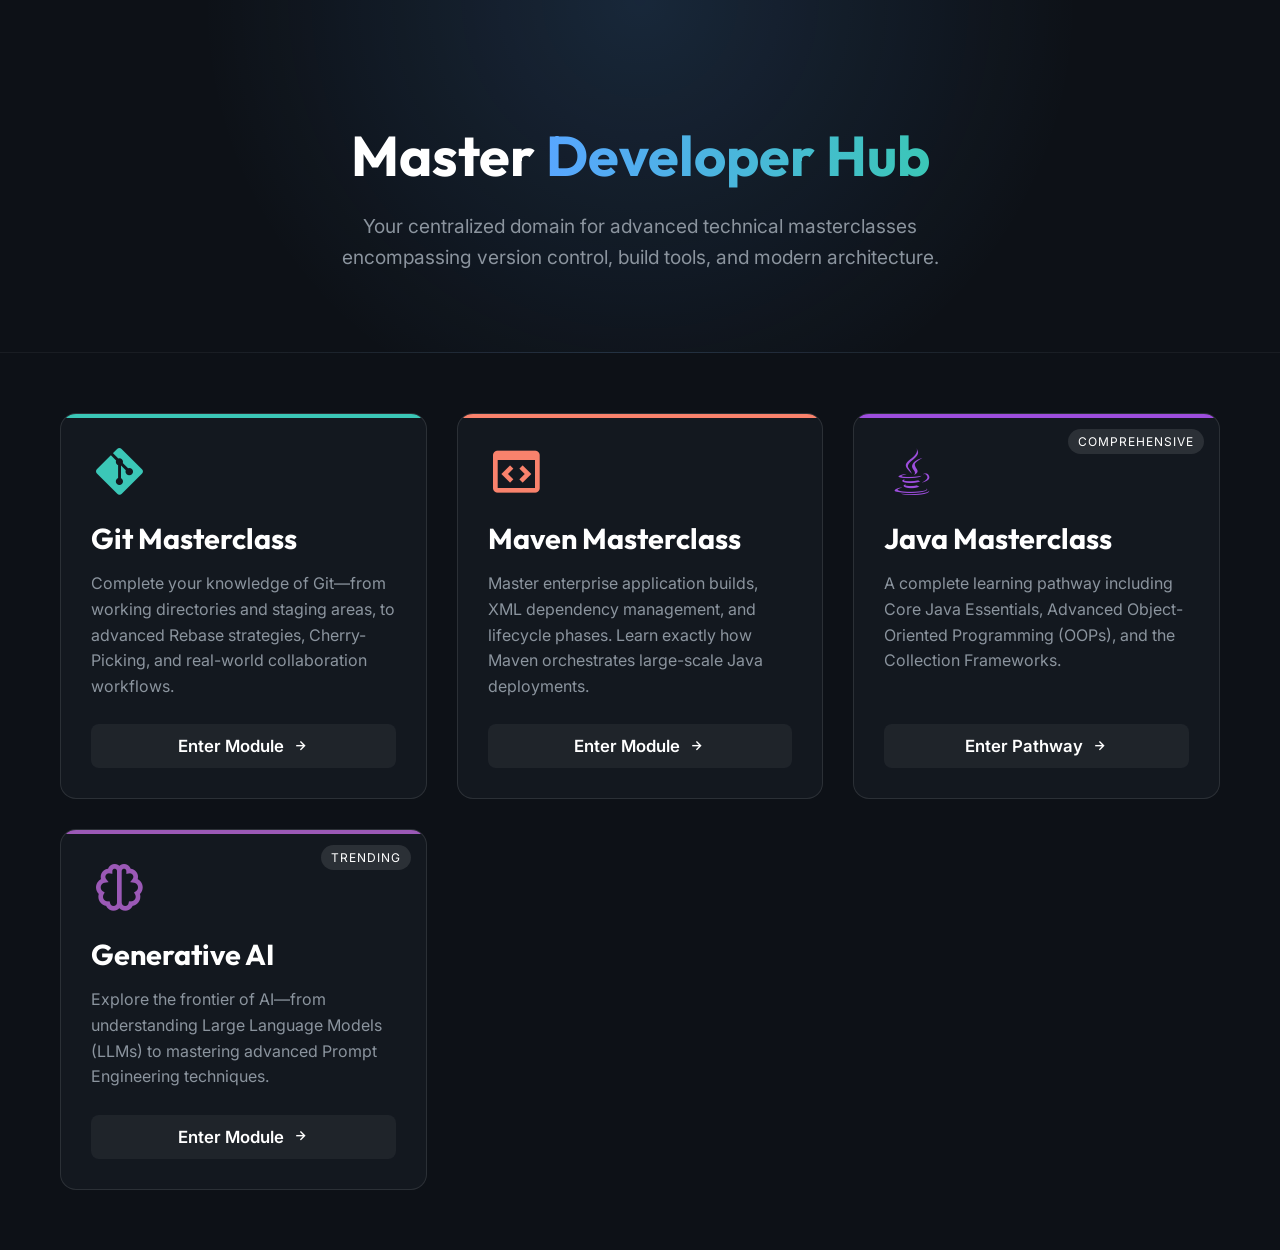
<file: index.html>
<!DOCTYPE html>
<html lang="en">

<head>
    <meta charset="UTF-8">
    <meta name="viewport" content="width=device-width, initial-scale=1.0">
    <title>Master Developer Hub</title>
    <link
        href="https://fonts.googleapis.com/css2?family=Inter:wght@300;400;600;800&family=Outfit:wght@400;700&display=swap"
        rel="stylesheet">
    <link href='https://unpkg.com/boxicons@2.1.4/css/boxicons.min.css' rel='stylesheet'>
    <style>
        :root {
            --bg-dark: #0d1117;
            --card-bg: rgba(22, 27, 34, 0.8);
            --accent-teal: #3bc7b7;
            --accent-blue: #58a6ff;
            --accent-orange: #f9826c;
            --accent-purple: #9d4edd;
            --text-main: #c9d1d9;
        }

        * {
            margin: 0;
            padding: 0;
            box-sizing: border-box;
        }

        body {
            font-family: 'Inter', sans-serif;
            background: var(--bg-dark);
            color: var(--text-main);
            min-height: 100vh;
            overflow-x: hidden;
        }

        .hero {
            position: relative;
            text-align: center;
            padding: 120px 20px 80px 20px;
            background: radial-gradient(circle at top, rgba(88, 166, 255, 0.15), transparent 60%);
            border-bottom: 1px solid rgba(255, 255, 255, 0.05);
        }

        .hero h1 {
            font-family: 'Outfit', sans-serif;
            font-size: 3.5rem;
            color: #fff;
            margin-bottom: 20px;
        }

        .hero h1 span {
            background: linear-gradient(90deg, var(--accent-blue), var(--accent-teal));
            -webkit-background-clip: text;
            -webkit-text-fill-color: transparent;
        }

        .hero p {
            font-size: 1.2rem;
            color: #8b949e;
            max-width: 600px;
            margin: 0 auto;
            line-height: 1.6;
        }

        .container {
            max-width: 1200px;
            margin: 0 auto;
            padding: 60px 20px;
        }

        .grid {
            display: grid;
            grid-template-columns: repeat(auto-fit, minmax(300px, 1fr));
            gap: 30px;
        }

        .course-card {
            background: var(--card-bg);
            border-radius: 16px;
            padding: 30px;
            border: 1px solid rgba(255, 255, 255, 0.1);
            transition: transform 0.3s cubic-bezier(0.4, 0, 0.2, 1), box-shadow 0.3s;
            position: relative;
            overflow: hidden;
            text-decoration: none;
            display: flex;
            flex-direction: column;
            height: 100%;
        }

        .course-card::before {
            content: '';
            position: absolute;
            top: 0;
            left: 0;
            width: 100%;
            height: 4px;
            background: var(--accent);
            transition: height 0.3s;
        }

        .course-card:hover {
            transform: translateY(-10px);
            box-shadow: 0 20px 40px rgba(0, 0, 0, 0.4);
        }

        .course-card:hover::before {
            height: 6px;
        }

        .card-git {
            --accent: var(--accent-teal);
        }

        .card-maven {
            --accent: var(--accent-orange);
        }

        .card-java {
            --accent: var(--accent-purple);
        }

        .card-core-java {
            --accent: #10b981;
        }

        .card-genai {
            --accent: #9b59b6;
        }

        .card-icon {
            font-size: 3.5rem;
            color: var(--accent);
            margin-bottom: 20px;
        }

        .course-card h2 {
            font-size: 1.8rem;
            color: #fff;
            margin-bottom: 15px;
            font-family: 'Outfit', sans-serif;
        }

        .course-card p {
            color: #8b949e;
            line-height: 1.6;
            flex-grow: 1;
            margin-bottom: 25px;
        }

        .course-btn {
            display: inline-flex;
            align-items: center;
            justify-content: center;
            gap: 8px;
            width: 100%;
            padding: 12px;
            border-radius: 8px;
            background: rgba(255, 255, 255, 0.05);
            color: #fff;
            font-weight: 600;
            transition: background 0.2s, color 0.2s;
            font-size: 1.05rem;
        }

        .course-card:hover .course-btn {
            background: var(--accent);
            color: #000;
        }

        .badge {
            position: absolute;
            top: 15px;
            right: 15px;
            background: rgba(255, 255, 255, 0.1);
            font-size: 0.75rem;
            padding: 5px 10px;
            border-radius: 20px;
            text-transform: uppercase;
            letter-spacing: 1px;
            color: #fff;
        }
    </style>
</head>

<body>
    <header class="hero">
        <h1>Master <span class="highlight">Developer Hub</span></h1>
        <p>Your centralized domain for advanced technical masterclasses encompassing version control, build tools, and
            modern architecture.</p>
    </header>

    <main class="container">
        <div class="grid">
            <!-- Git Module -->
            <a href="git/index.html" class="course-card card-git">
                <i class='bx bxl-git card-icon'></i>
                <h2>Git Masterclass</h2>
                <p>Complete your knowledge of Git—from working directories and staging areas, to advanced Rebase
                    strategies, Cherry-Picking, and real-world collaboration workflows.</p>
                <div class="course-btn">Enter Module <i class='bx bx-right-arrow-alt'></i></div>
            </a>

            <!-- Maven Module -->
            <a href="maven/index.html" class="course-card card-maven">
                <i class='bx bx-code-block card-icon'></i>
                <h2>Maven Masterclass</h2>
                <p>Master enterprise application builds, XML dependency management, and lifecycle phases. Learn exactly
                    how Maven orchestrates large-scale Java deployments.</p>
                <div class="course-btn">Enter Module <i class='bx bx-right-arrow-alt'></i></div>
            </a>

            <!-- Java Masterclass -->
            <a href="java/index.html" class="course-card card-java">
                <div class="badge">Comprehensive</div>
                <i class='bx bxl-java card-icon'></i>
                <h2>Java Masterclass</h2>
                <p>A complete learning pathway including Core Java Essentials, Advanced Object-Oriented Programming (OOPs), and the Collection Frameworks.</p>
                <div class="course-btn">Enter Pathway <i class='bx bx-right-arrow-alt'></i></div>
            </a>

            <!-- Gen AI Module -->
            <a href="gen-ai/index.html" class="course-card card-genai">
                <div class="badge">Trending</div>
                <i class='bx bx-brain card-icon'></i>
                <h2>Generative AI</h2>
                <p>Explore the frontier of AI—from understanding Large Language Models (LLMs) to mastering advanced Prompt Engineering techniques.</p>
                <div class="course-btn">Enter Module <i class='bx bx-right-arrow-alt'></i></div>
            </a>
        </div>
    </main>
</body>

</html>
</file>
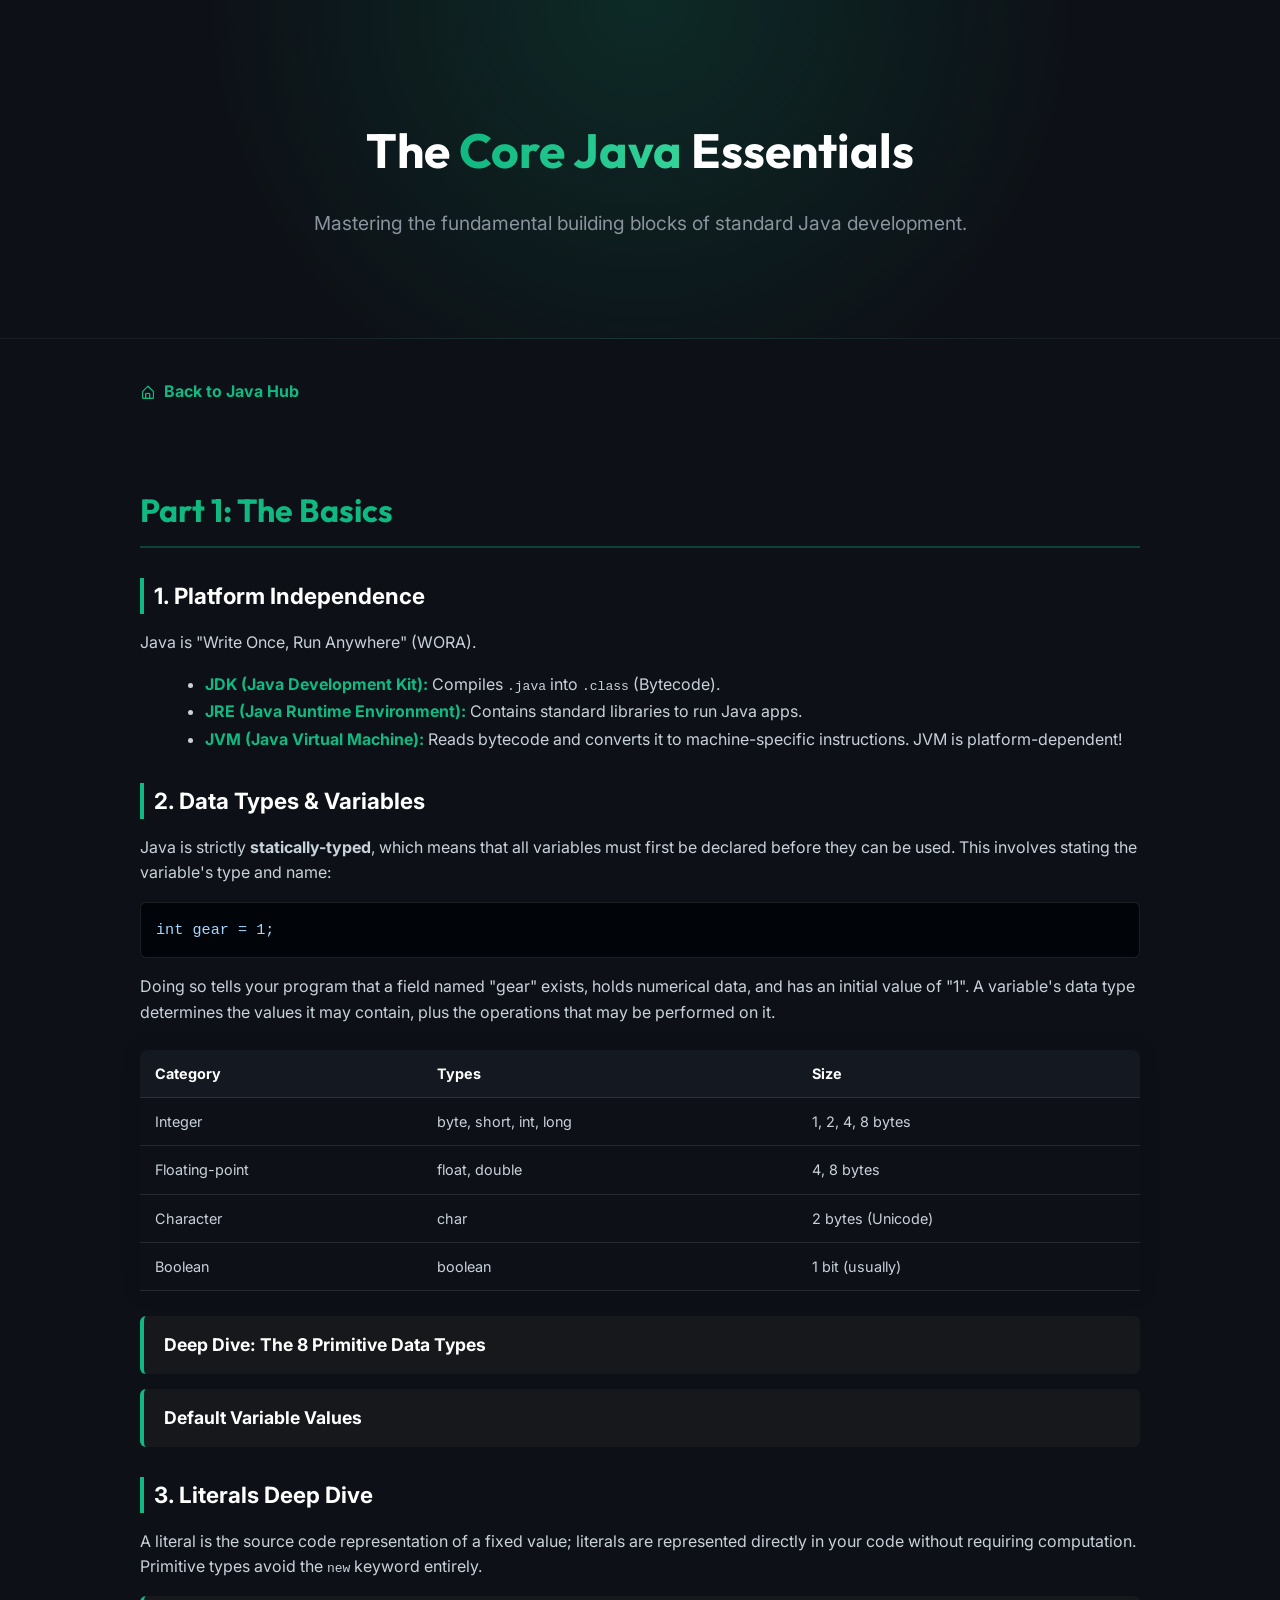
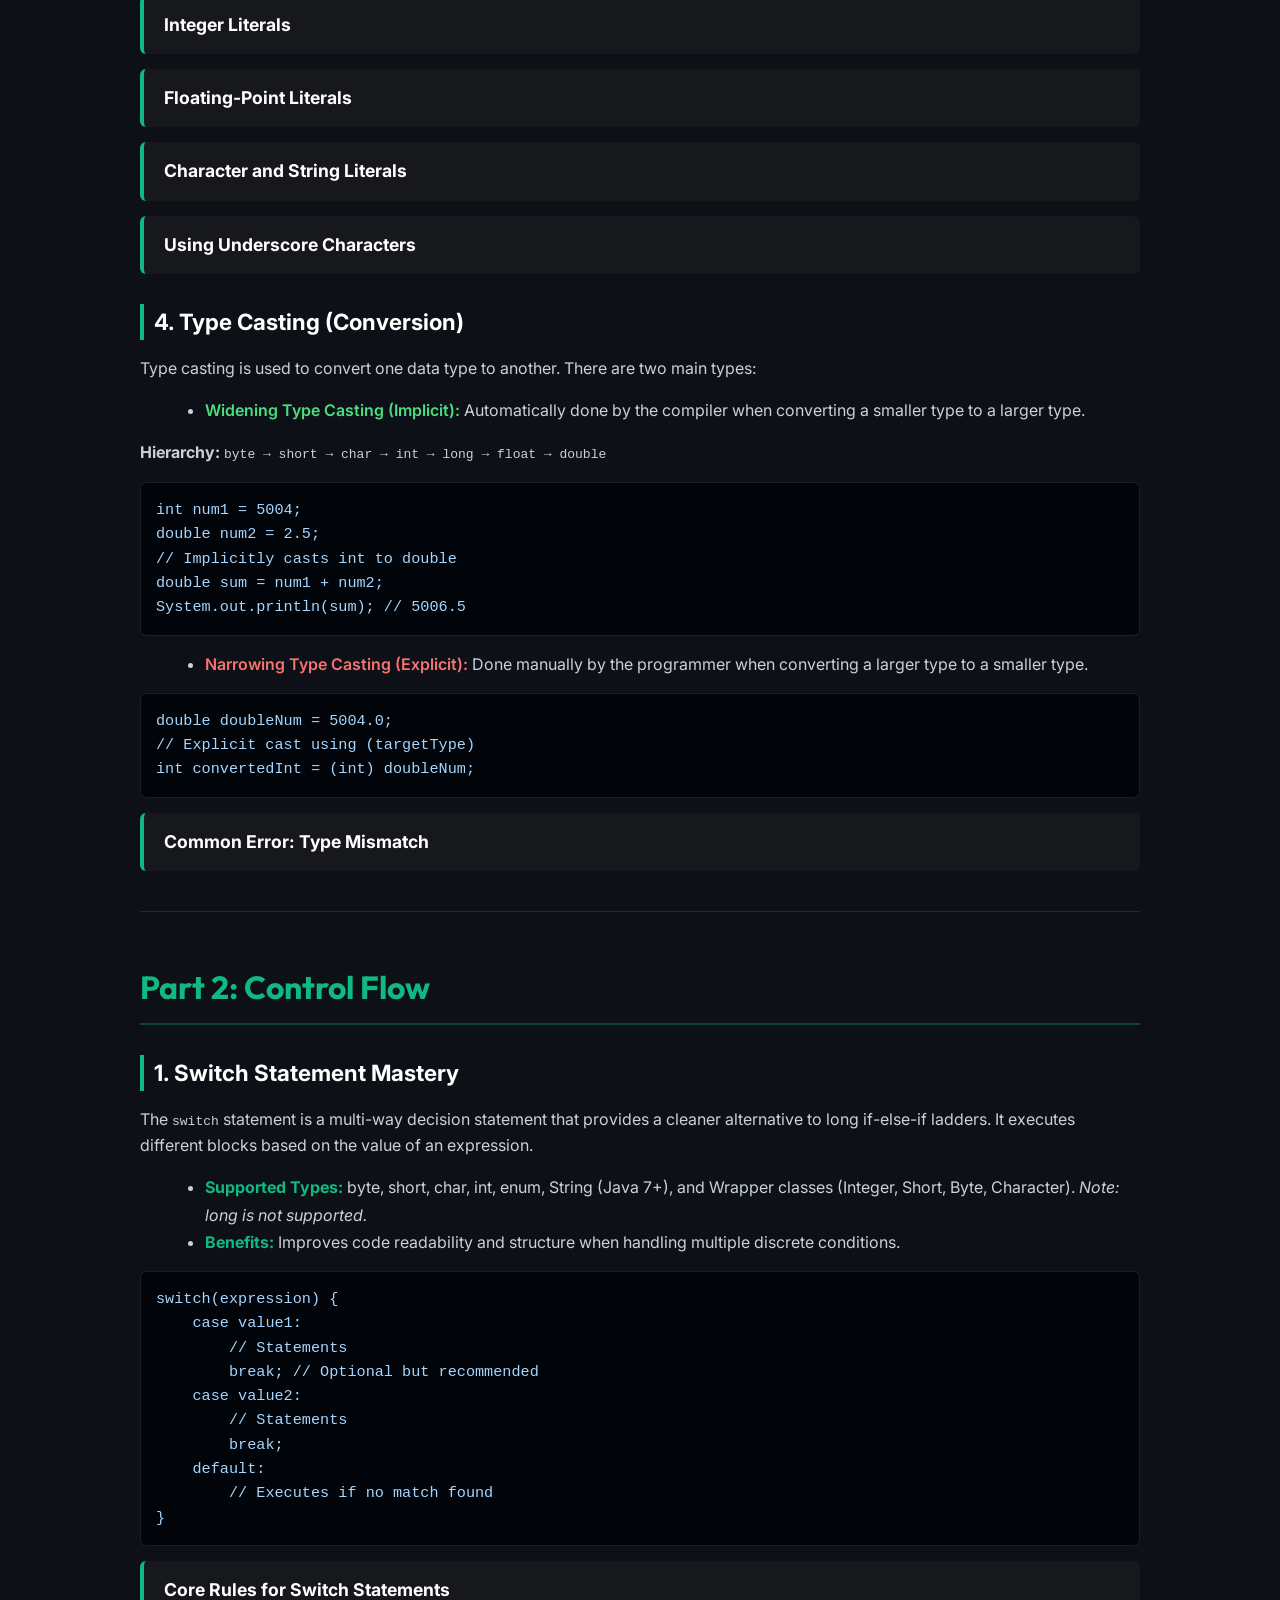
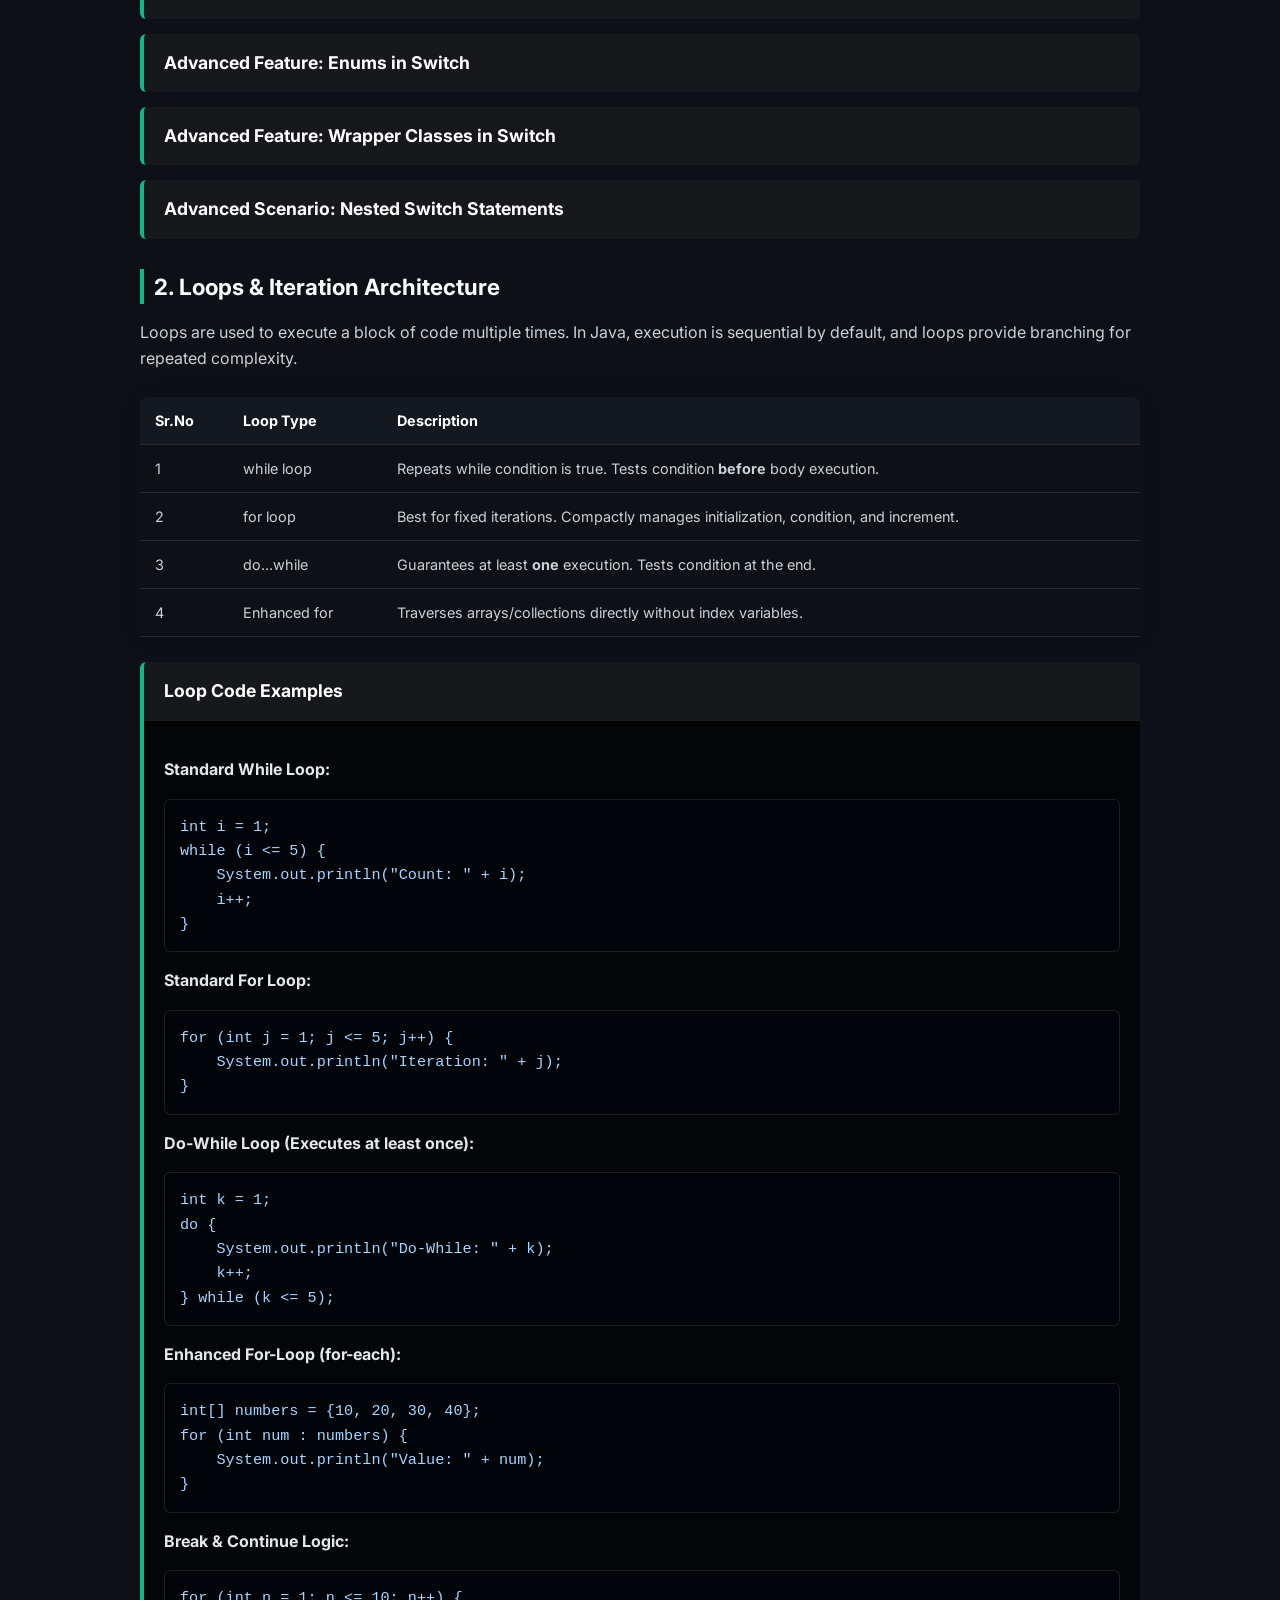
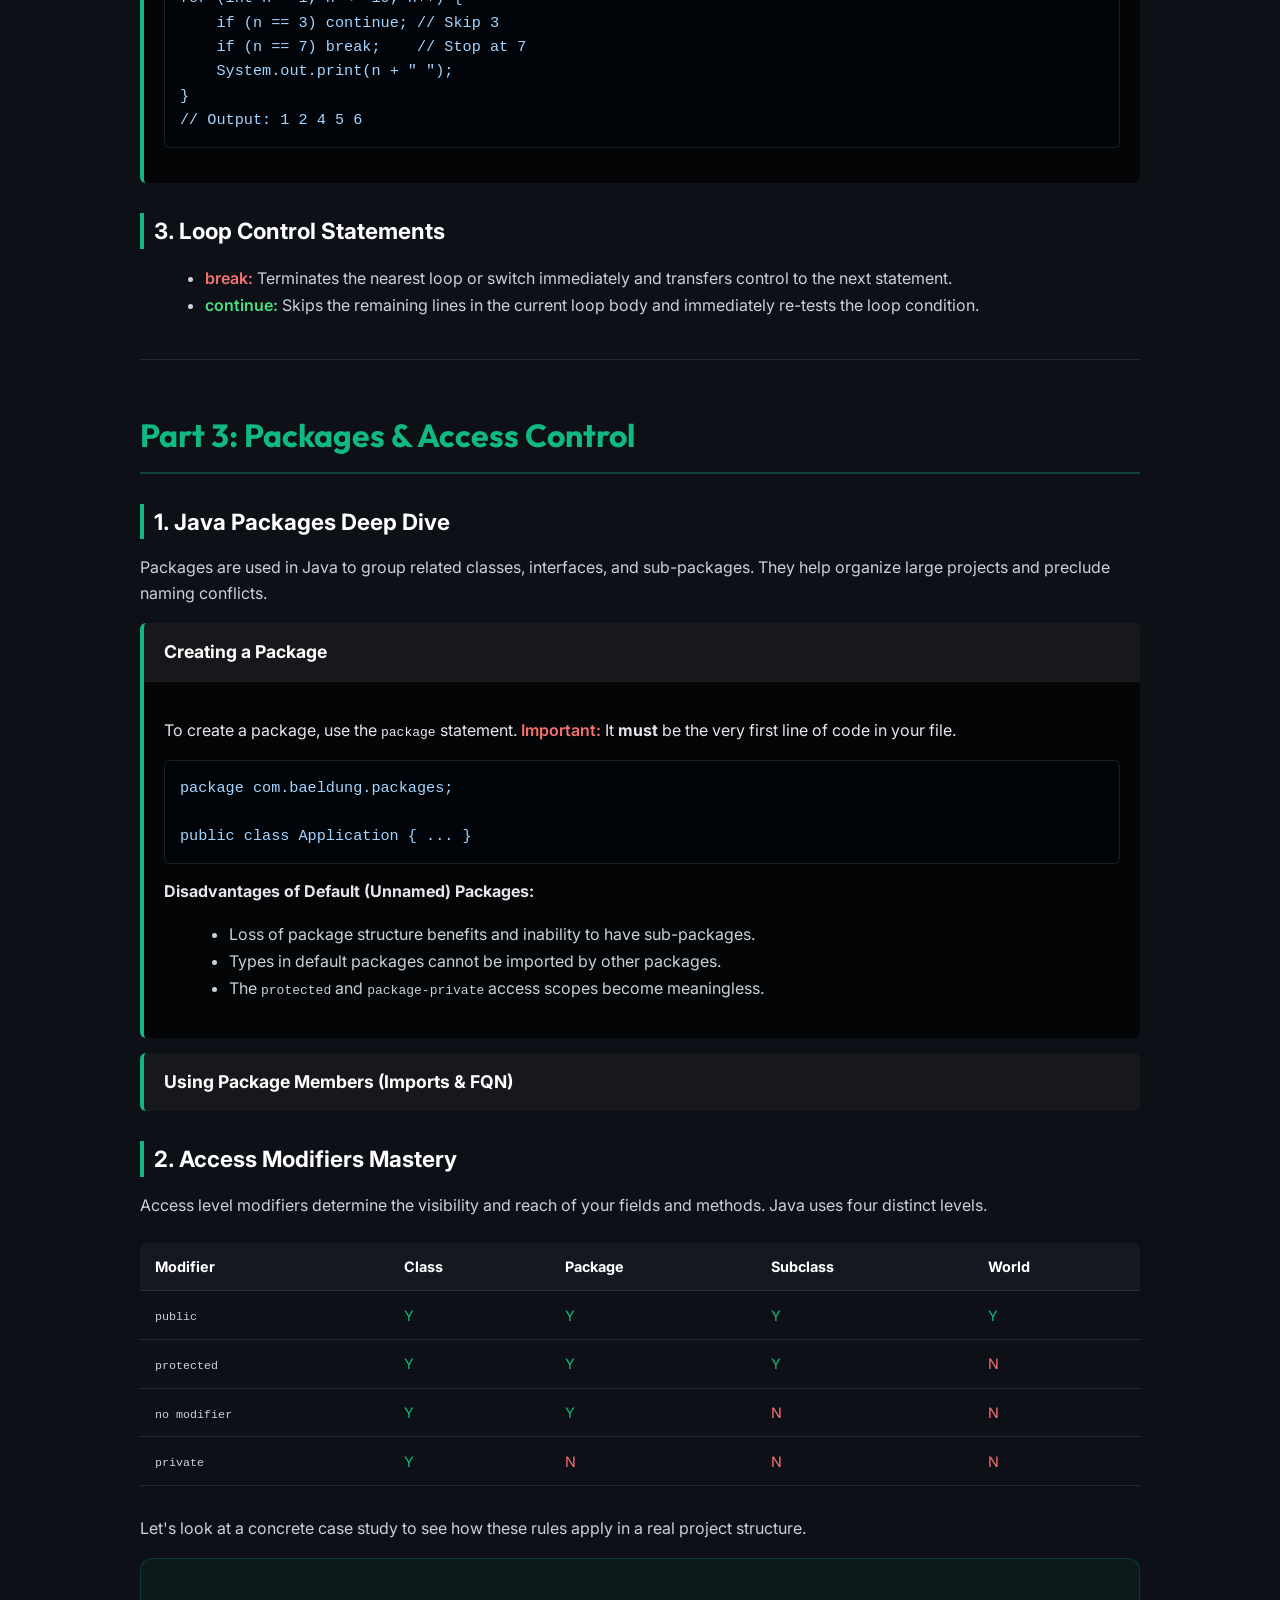
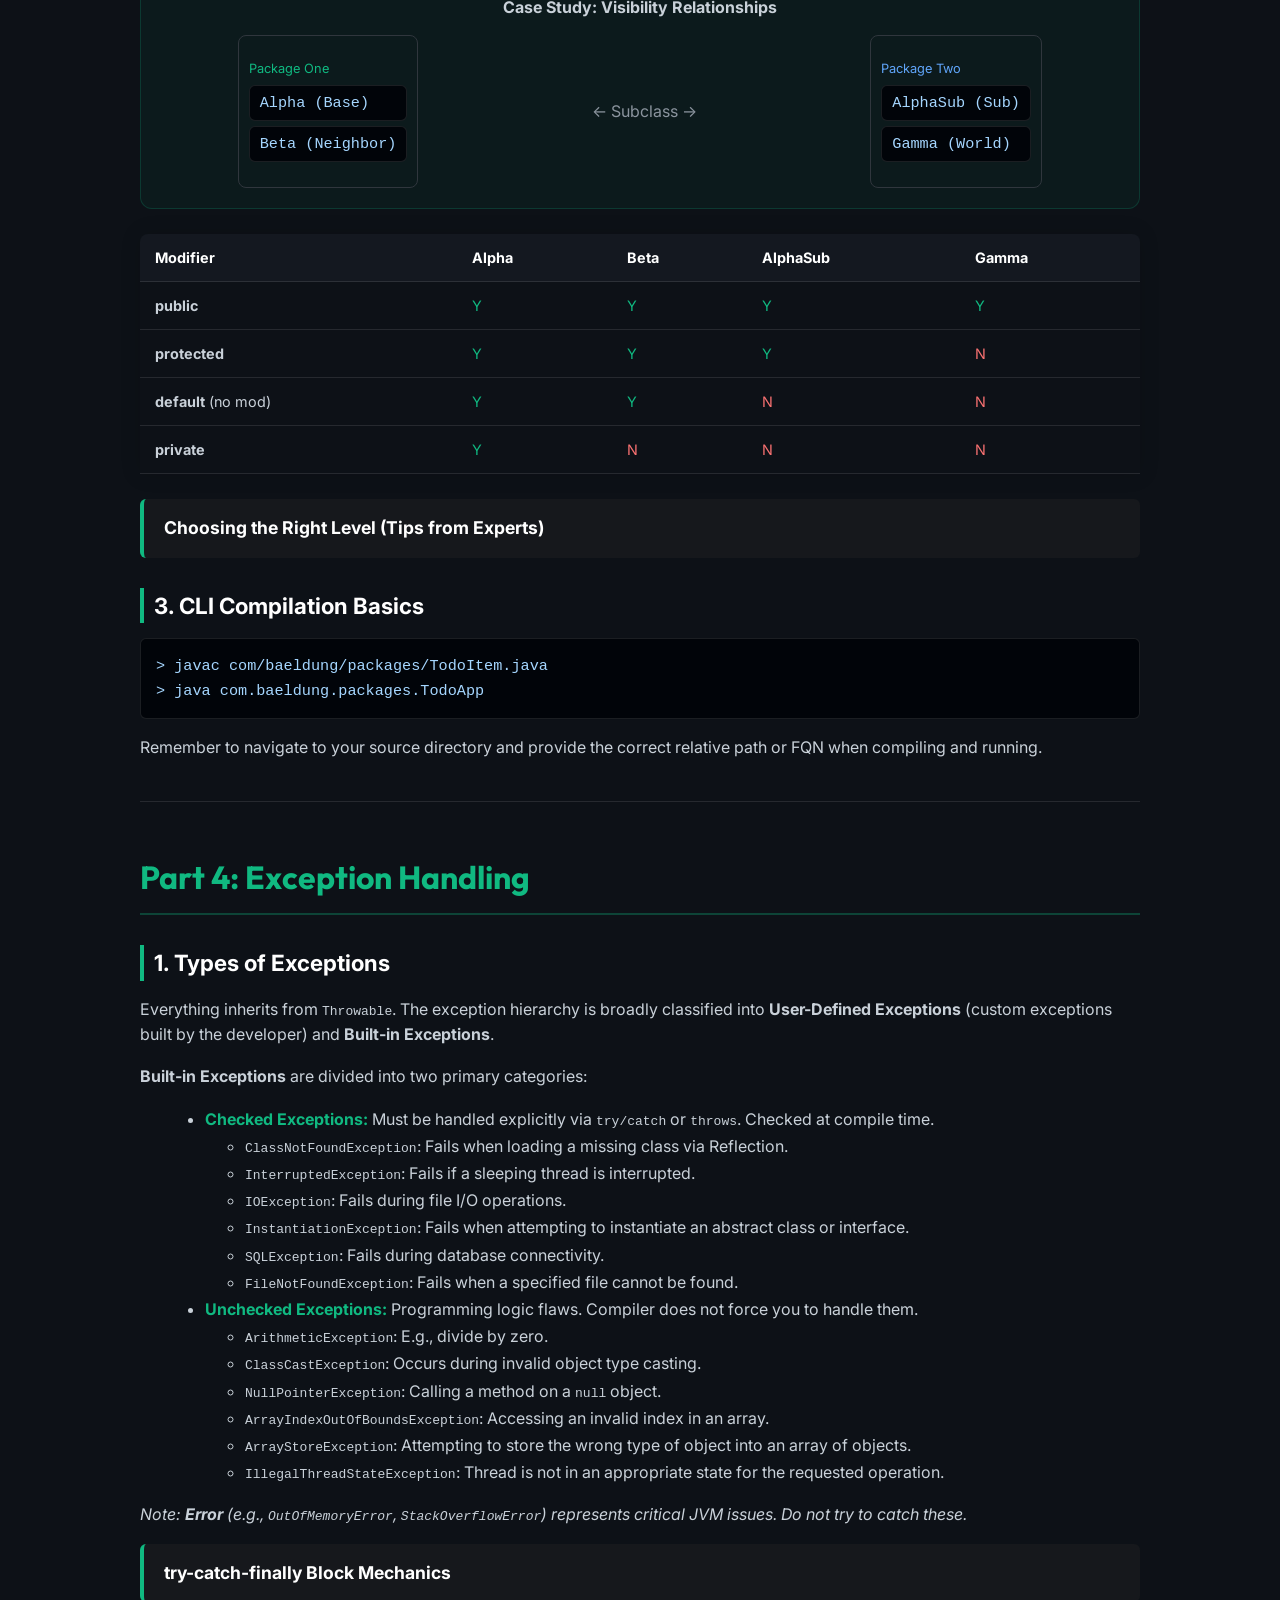
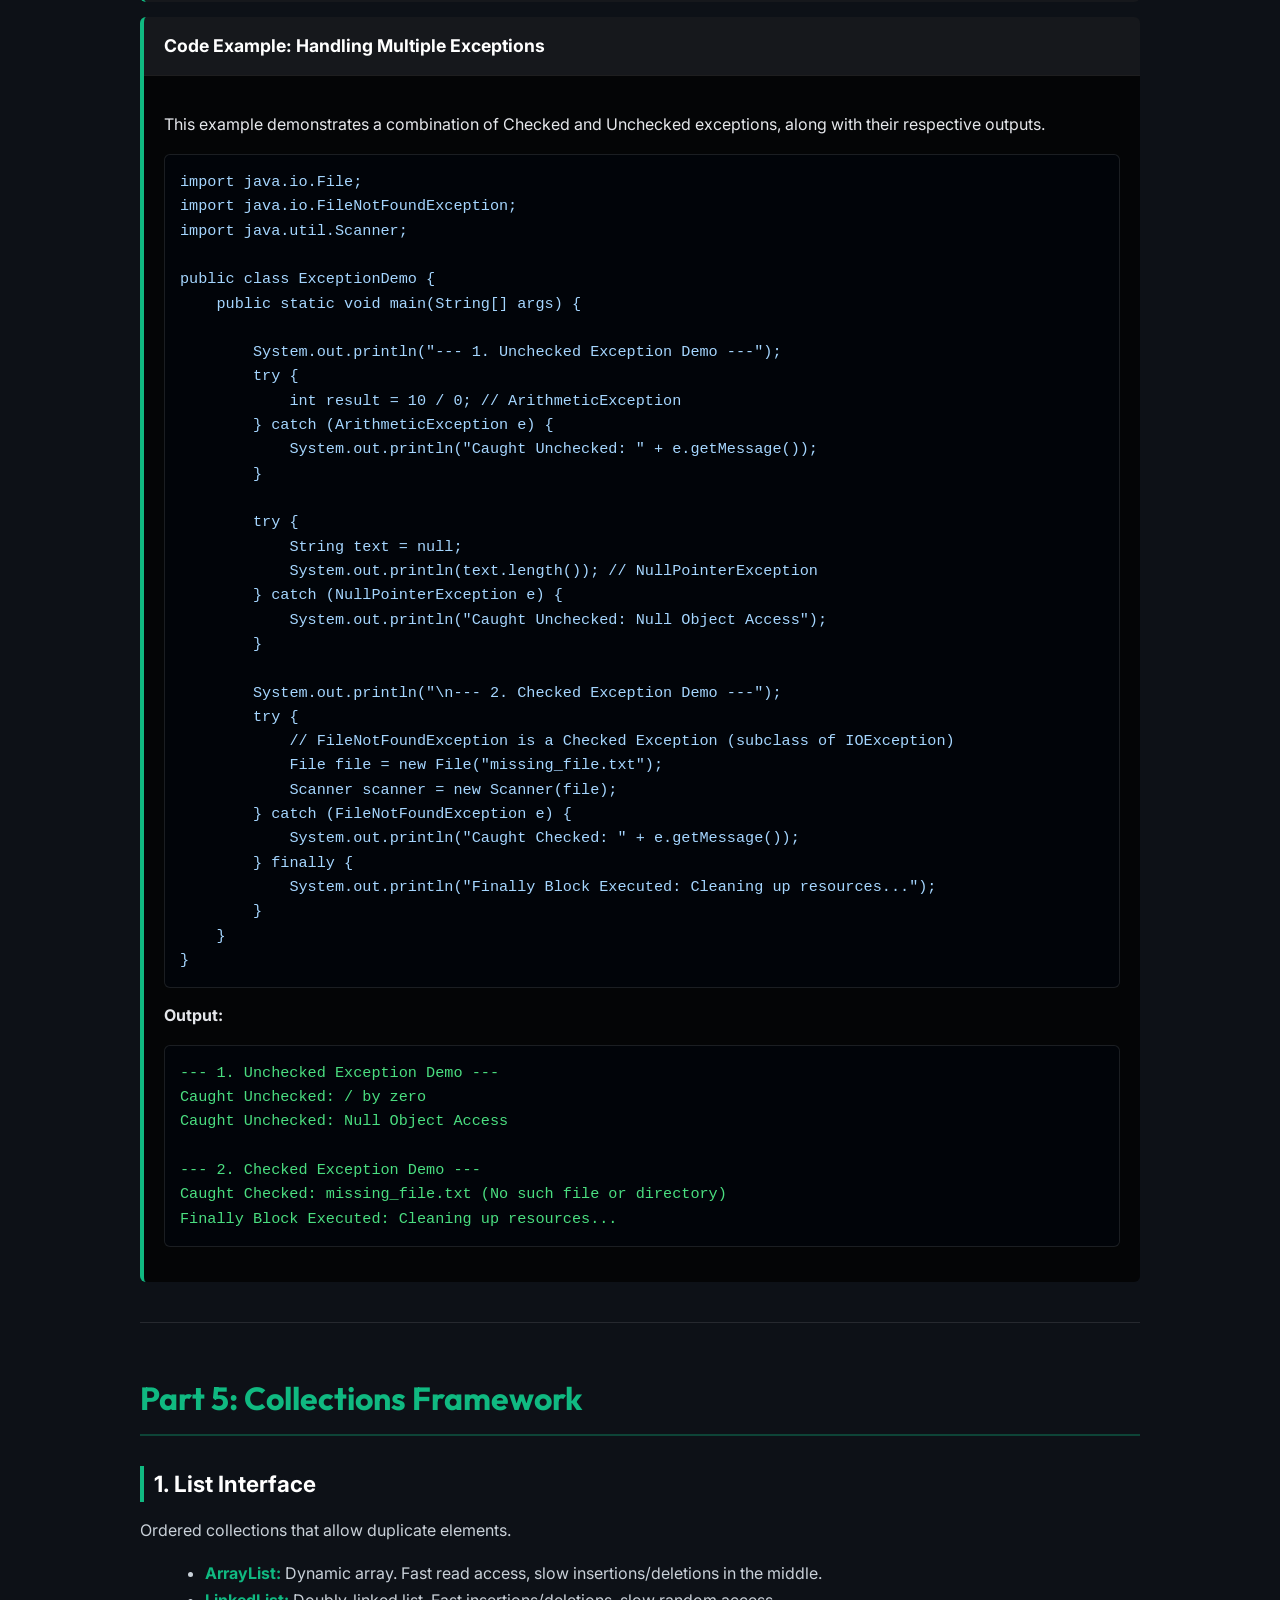
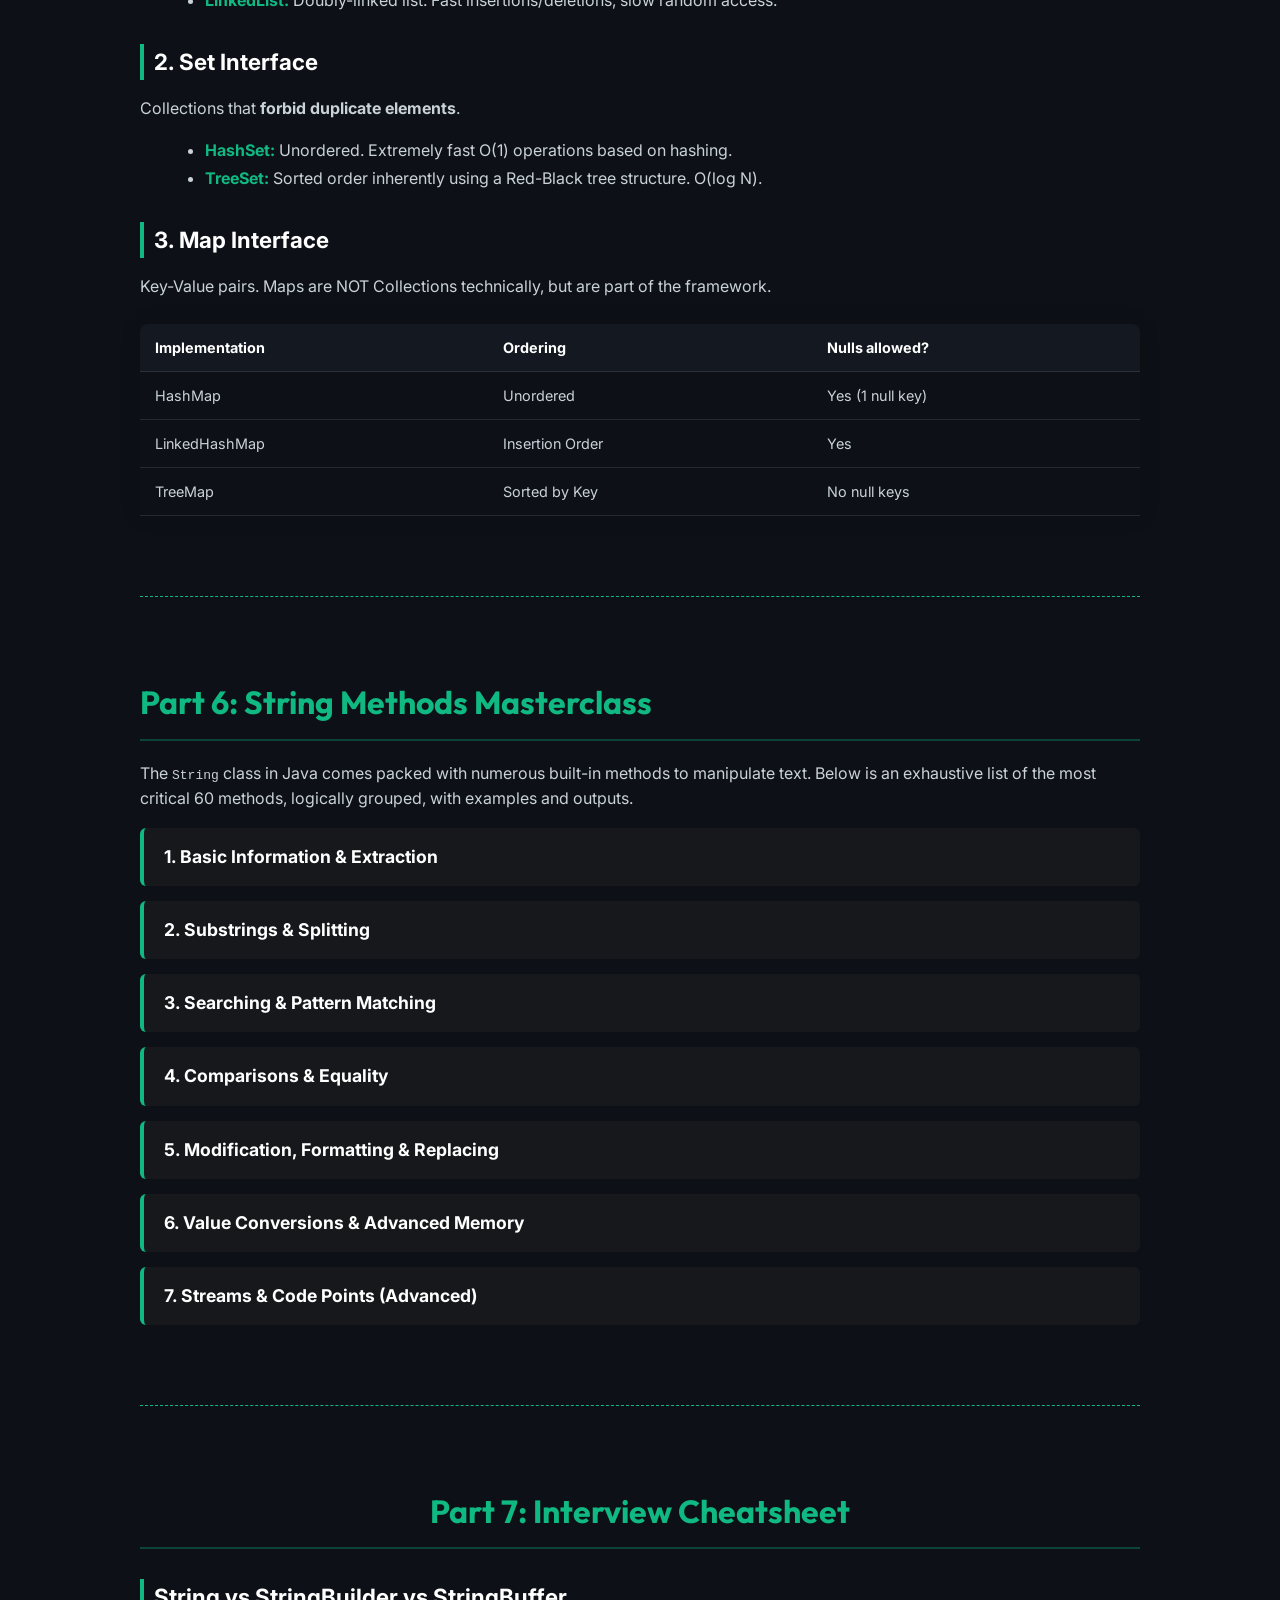
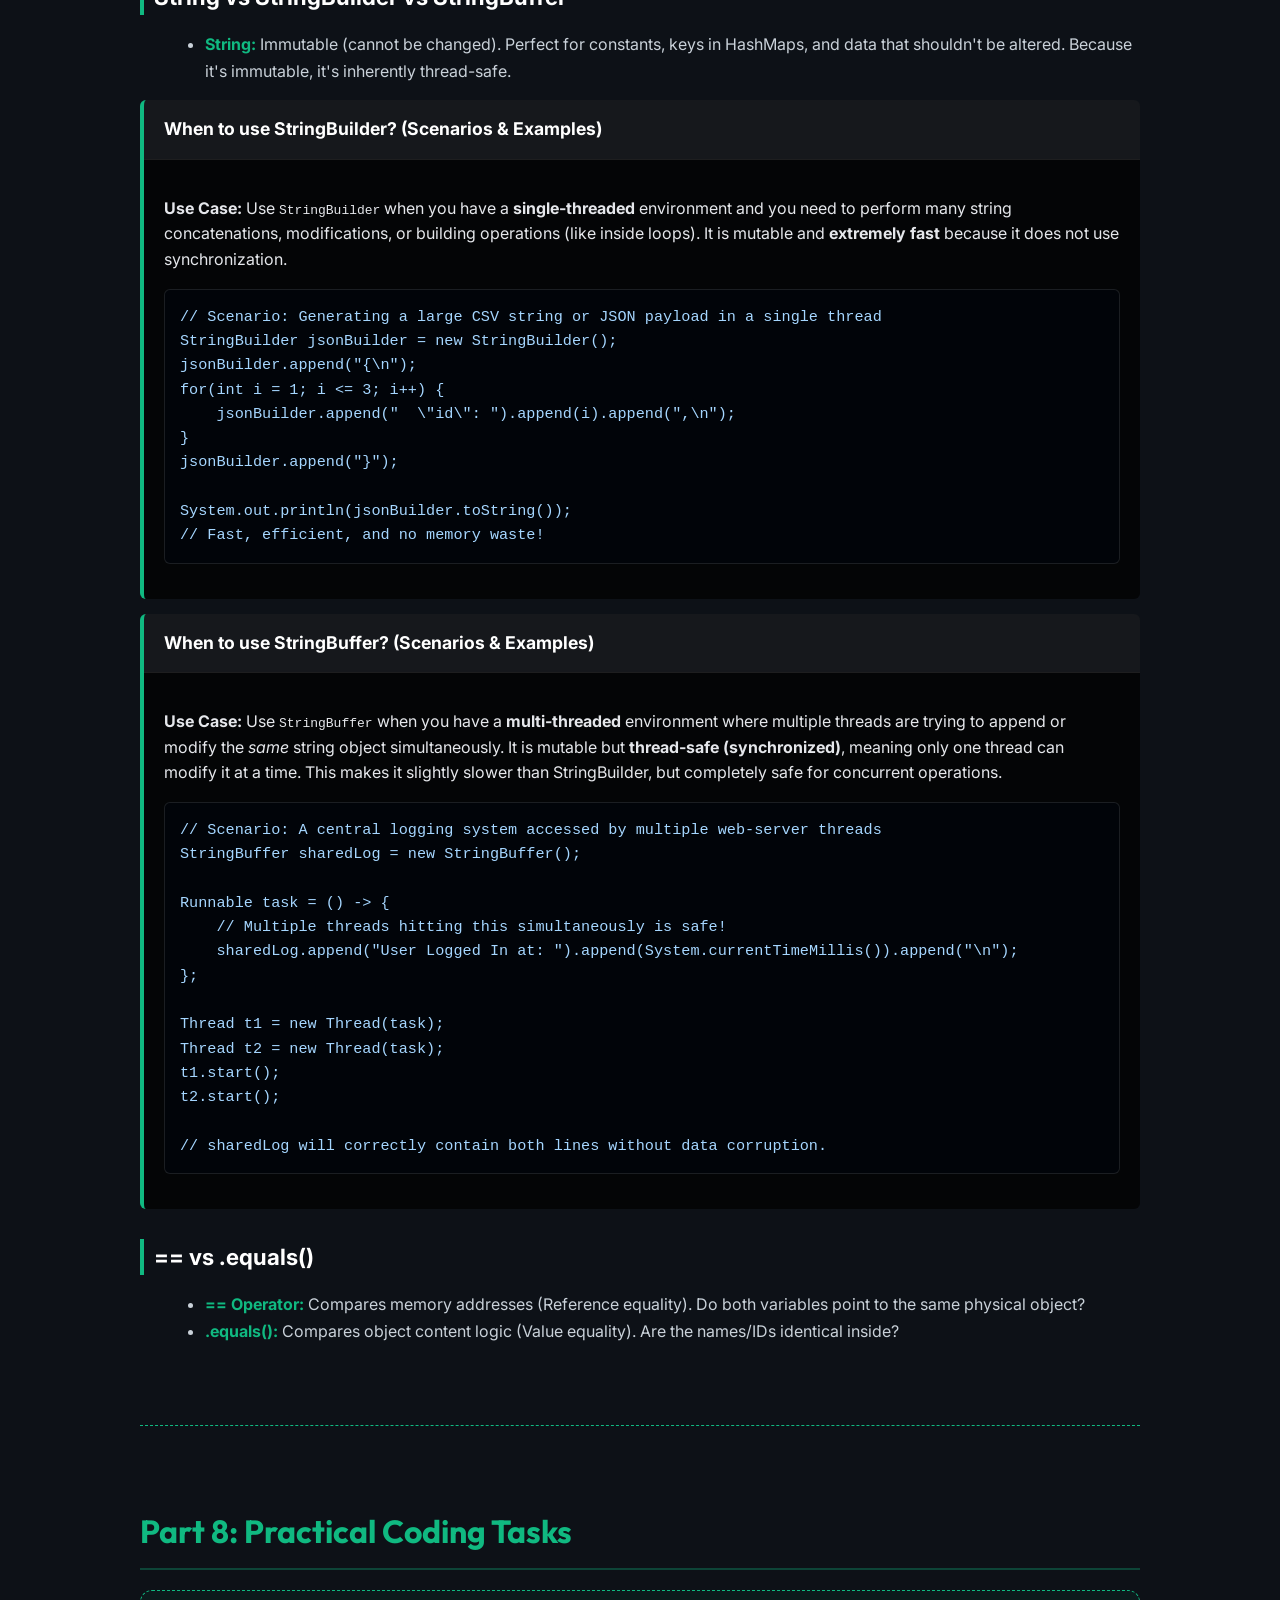
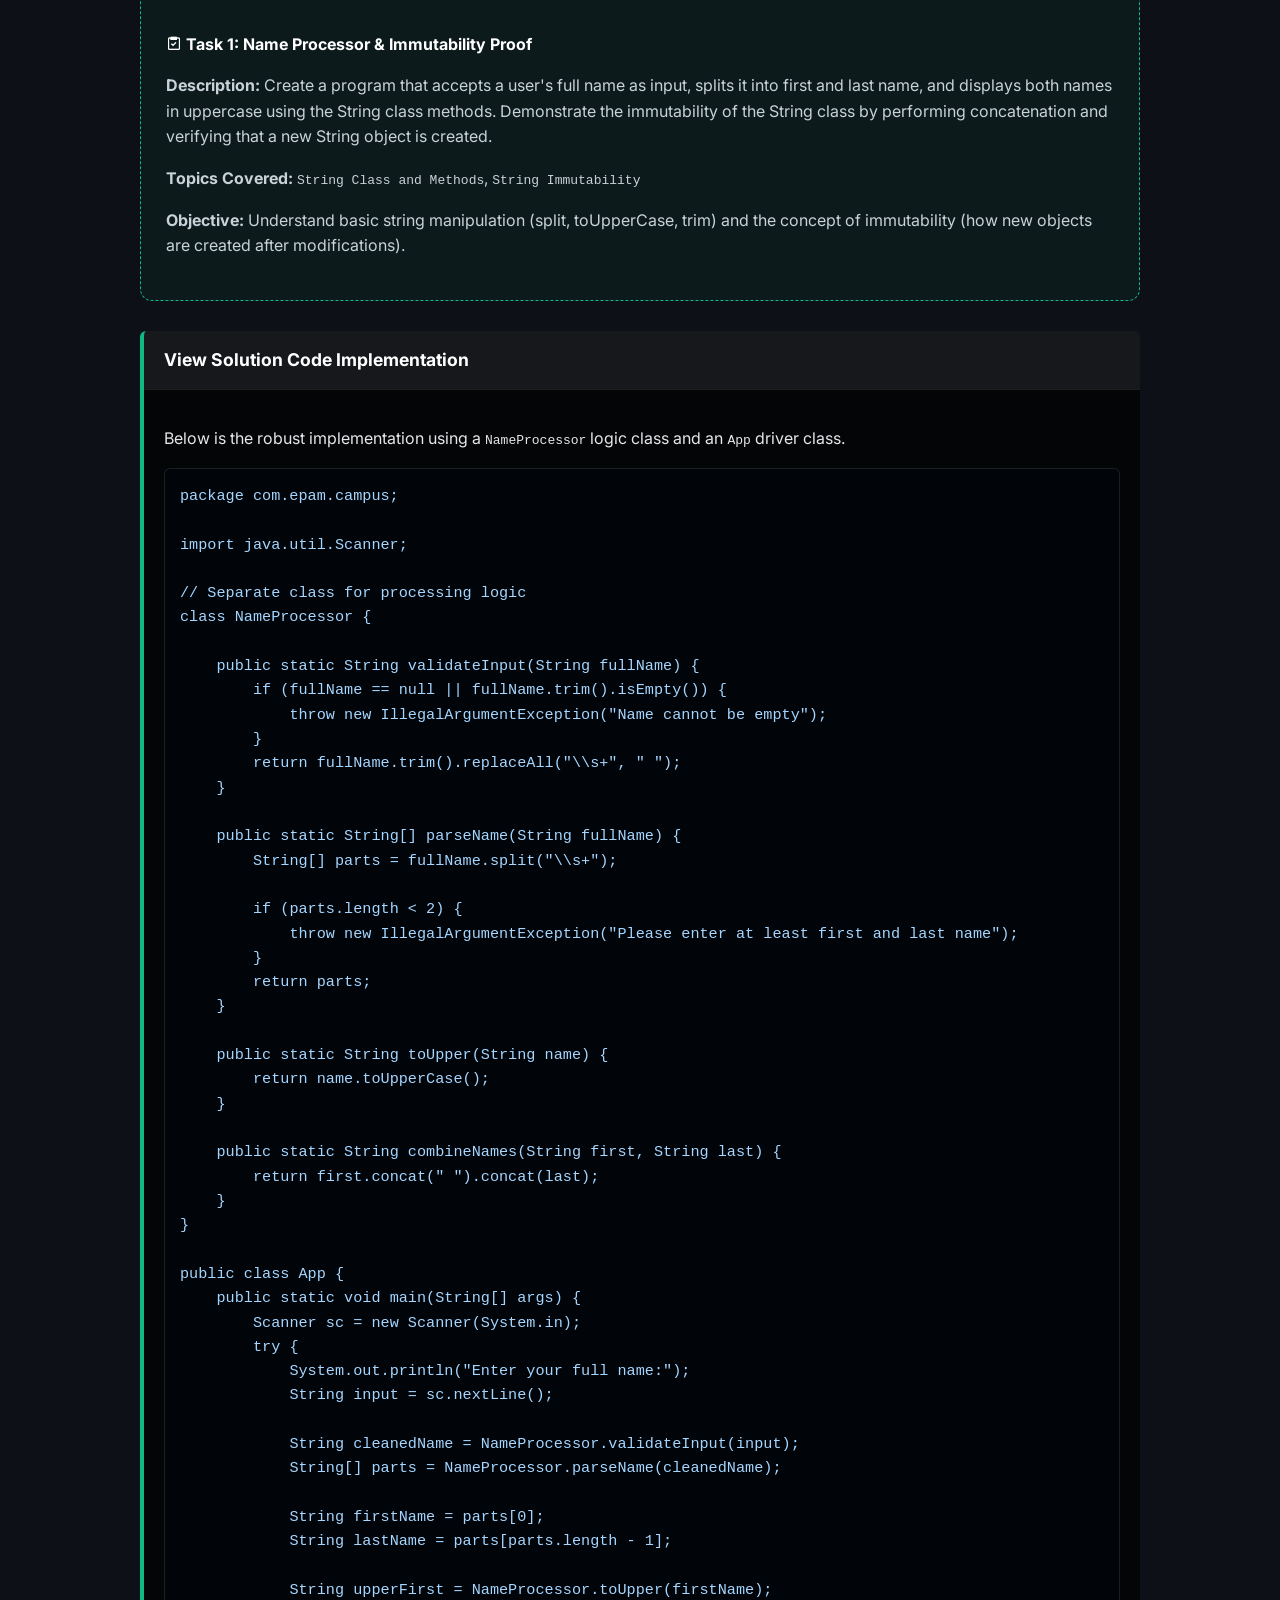
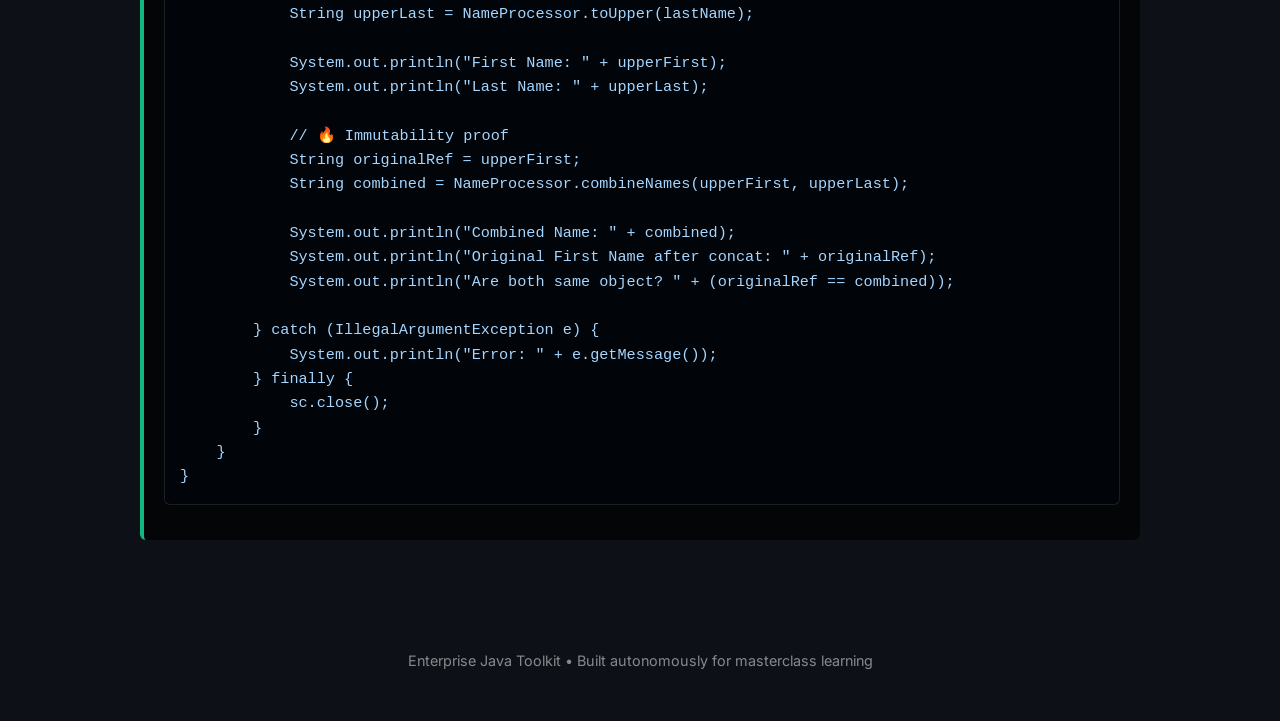
<file: core-java-essentials/index.html>
<!DOCTYPE html>
<html lang="en">
<head>
    <meta charset="UTF-8">
    <meta name="viewport" content="width=device-width, initial-scale=1.0">
    <title>Core Java Essentials Masterclass</title>
    <link href="https://fonts.googleapis.com/css2?family=Inter:wght@300;400;600;800&family=Outfit:wght@400;700&display=swap" rel="stylesheet">
    <link href='https://unpkg.com/boxicons@2.1.4/css/boxicons.min.css' rel='stylesheet'>
    <style>
        :root {
            --accent-main: #10b981;
            --accent-sec: #059669;
        }
        body {
            font-family: 'Inter', sans-serif;
            background: #0d1117;
            color: #c9d1d9;
            margin: 0;
            padding: 0;
            line-height: 1.6;
            overflow-x: hidden;
        }
        .container {
            max-width: 1000px;
            margin: 0 auto;
            padding: 40px 20px;
        }
        .hero { background: radial-gradient(circle at top, rgba(16, 185, 129, 0.15), transparent 60%); padding: 80px 20px; text-align: center; border-bottom: 1px solid rgba(255,255,255,0.05); }
        .hero h1 { font-family: 'Outfit', sans-serif; font-size: 3rem; color: #fff; margin-bottom: 10px; }
        .hero h1 span { background: linear-gradient(90deg, #10b981, #34d399); -webkit-background-clip: text; background-clip: text; -webkit-text-fill-color: transparent; }
        .hero p { color: #8b949e; font-size: 1.2rem; }
        
        .nav-back { display: inline-flex; align-items: center; gap: 8px; color: var(--accent-main); text-decoration: none; font-weight: bold; margin-bottom: 30px; transition: 0.3s; }
        .nav-back:hover { color: #fff; }
        .color-safe { color: #4ade80 !important; font-weight: 600; }
        .color-danger { color: #f87171 !important; font-weight: 600; }
        .color-caution { color: #fbbf24 !important; font-weight: 600; }

        .section-header { font-size: 2rem; border-bottom: 2px solid rgba(16, 185, 129, 0.3); padding-bottom: 10px; margin-top: 50px; margin-bottom: 20px; color: var(--accent-main); font-family: 'Outfit', sans-serif;}
        .sub-header { color: #fff; font-size: 1.4rem; margin-top: 30px; margin-bottom: 15px; border-left: 4px solid var(--accent-main); padding-left: 10px;}
        
        .interactive-q { background: rgba(0,0,0,0.3); border-left: 4px solid var(--accent-main); margin-bottom: 15px; border-radius: 6px; overflow: hidden; }
        .interactive-q summary { padding: 15px 20px; cursor: pointer; font-weight: bold; font-size: 1.1rem; color: #fff; background: rgba(255,255,255,0.05); list-style: none; display: flex; justify-content: space-between; align-items: center;}
        .answer-box { padding: 20px; color: #e5e7eb; border-top: 1px solid rgba(255,255,255,0.1); background: rgba(0,0,0,0.6); line-height: 1.6;}
        
        ul.bullet-list { margin-left: 25px; margin-bottom: 15px; color: #c9d1d9; line-height: 1.7;}
        ul.bullet-list li strong { color: var(--accent-main); }
        .code-box { background: #010409; padding: 15px; border-radius: 6px; font-family: 'Courier New', monospace; color: #a5d6ff; margin: 15px 0; border: 1px solid rgba(255,255,255,0.1); white-space: pre-wrap; font-size: 0.95rem; }
        table.styled-table { width: 100%; border-collapse: collapse; margin: 25px 0; font-size: 0.9em; font-family: 'Inter', sans-serif; min-width: 400px; border-radius: 8px 8px 0 0; overflow: hidden; box-shadow: 0 0 20px rgba(0, 0, 0, 0.15); }
        table.styled-table thead tr { background-color: rgba(22, 27, 34, 0.8); color: #ffffff; text-align: left; }
        table.styled-table th, table.styled-table td { padding: 12px 15px; border-bottom: 1px solid rgba(255,255,255,0.1); }
    </style>
</head>
<body>
    <header class="hero">
        <h1>The <span class="highlight">Core Java</span> Essentials</h1>
        <p>Mastering the fundamental building blocks of standard Java development.</p>
    </header>

    <main class="container">
        <a href="../java/index.html" class="nav-back"><i class='bx bx-home-alt'></i> Back to Java Hub</a>

        <h2 class="section-header">Part 1: The Basics</h2>
        
        <h3 class="sub-header">1. Platform Independence</h3>
        <p>Java is "Write Once, Run Anywhere" (WORA).</p>
        <ul class="bullet-list">
            <li><strong>JDK (Java Development Kit):</strong> Compiles <code>.java</code> into <code>.class</code> (Bytecode).</li>
            <li><strong>JRE (Java Runtime Environment):</strong> Contains standard libraries to run Java apps.</li>
            <li><strong>JVM (Java Virtual Machine):</strong> Reads bytecode and converts it to machine-specific instructions. JVM is platform-dependent!</li>
        </ul>

        <h3 class="sub-header">2. Data Types & Variables</h3>
        <p>Java is strictly <strong>statically-typed</strong>, which means that all variables must first be declared before they can be used. This involves stating the variable's type and name:</p>
        <div class="code-box">int gear = 1;</div>
        <p>Doing so tells your program that a field named "gear" exists, holds numerical data, and has an initial value of "1". A variable's data type determines the values it may contain, plus the operations that may be performed on it.</p>
        
        <table class="styled-table">
            <thead><tr><th>Category</th><th>Types</th><th>Size</th></tr></thead>
            <tbody>
            <tr><td>Integer</td><td>byte, short, int, long</td><td>1, 2, 4, 8 bytes</td></tr>
            <tr><td>Floating-point</td><td>float, double</td><td>4, 8 bytes</td></tr>
            <tr><td>Character</td><td>char</td><td>2 bytes (Unicode)</td></tr>
            <tr><td>Boolean</td><td>boolean</td><td>1 bit (usually)</td></tr>
            </tbody>
        </table>

        <!-- Primitives Deep Dive -->
        <details class="interactive-q">
            <summary>Deep Dive: The 8 Primitive Data Types</summary>
            <div class="answer-box">
                <ul class="bullet-list">
                    <li><strong>byte (8-bit signed)</strong>: Min -128, max 127. Useful for saving memory in large arrays. The limit can also serve as a form of documentation.</li>
                    <li><strong>short (16-bit signed)</strong>: Min -32,768, max 32,767. Useful for memory savings in large arrays.</li>
                    <li><strong>int (32-bit signed)</strong>: Min -2<sup>31</sup>, max 2<sup>31</sup>-1. In Java SE 8+, represent unsigned 32-bit int (0 to 2<sup>32</sup>-1) using the <strong>Integer class</strong> (methods like <code>compareUnsigned</code>, <code>divideUnsigned</code>).</li>
                    <li><strong>long (64-bit signed)</strong>: Min -2<sup>63</sup>, max 2<sup>63</sup>-1. Use when wider range is needed. SE 8+ supports unsigned 64-bit via <strong>Long class</strong>.</li>
                    <li><strong>float (32-bit IEEE 754)</strong>: Single-precision. Save memory in large arrays. <span class="color-danger">Never use for precise values like currency!</span> (Use <code>java.math.BigDecimal</code> instead).</li>
                    <li><strong>double (64-bit IEEE 754)</strong>: Double-precision. Default choice for decimal values. <span class="color-danger">Never use for precise values like currency!</span></li>
                    <li><strong>boolean</strong>: true or false. One bit of information, but "size" isn't precisely defined.</li>
                    <li><strong>char (16-bit Unicode)</strong>: Single character from '\u0000' (0) to '\uffff' (65,535).</li>
                </ul>
                <p><strong>Note on Strings:</strong> The <code>java.lang.String</code> class provides special support. String objects are <strong>immutable</strong> (values cannot be changed once created). While not a primitive, you'll often think of it as one due to special language support.</p>
            </div>
        </details>

        <!-- Default Values -->
        <details class="interactive-q">
            <summary>Default Variable Values</summary>
            <div class="answer-box">
                <p>Fields declared but not initialized are set to defaults. <span class="color-caution">Style Note:</span> Relying on defaults is generally considered bad programming style.</p>
                <table class="styled-table" style="margin-top: 15px;">
                    <thead><tr><th>Data Type</th><th>Default Value</th></tr></thead>
                    <tbody>
                    <tr><td>byte, short, int</td><td>0</td></tr>
                    <tr><td>long</td><td>0L</td></tr>
                    <tr><td>float</td><td>0.0f</td></tr>
                    <tr><td>double</td><td>0.0d</td></tr>
                    <tr><td>char</td><td>'\u0000'</td></tr>
                    <tr><td>String (or any object)</td><td>null</td></tr>
                    <tr><td>boolean</td><td>false</td></tr>
                    </tbody>
                </table>
                <p style="margin-top: 10px;"><span class="color-danger">Local Variables:</span> The compiler <strong>never</strong> assigns a default value to an uninitialized local variable. Accessing one results in a <strong>compile-time error</strong>.</p>
            </div>
        </details>

        <h3 class="sub-header">3. Literals Deep Dive</h3>
        <p>A literal is the source code representation of a fixed value; literals are represented directly in your code without requiring computation. Primitive types avoid the <code>new</code> keyword entirely.</p>

        <details class="interactive-q">
            <summary>Integer Literals</summary>
            <div class="answer-box">
                <p>An integer literal is of type <code>long</code> if it ends with the letter <code>L</code> or <code>l</code>; otherwise it is of type <code>int</code>. <span class="color-caution">Recommendation:</span> Use the upper case letter <code>L</code> because the lower case letter <code>l</code> is hard to distinguish from the digit <code>1</code>.</p>
                <p>Values of the integral types byte, short, int, and long can be created from int literals. Values of type long that exceed the range of int can be created from long literals. Integer literals can be expressed by these number systems:</p>
                <ul class="bullet-list" style="margin-top: 10px;">
                    <li><strong>Decimal (Base 10):</strong> Standard digits 0-9.</li>
                    <li><strong>Hexadecimal (Base 16):</strong> Digits 0-9 and A-F. Prefix <code>0x</code>.</li>
                    <li><strong>Binary (Base 2):</strong> Digits 0 and 1. Prefix <code>0b</code>.</li>
                </ul>
                <div class="code-box">// The number 26
int decVal = 26;   // Decimal
int hexVal = 0x1a; // Hexadecimal
int binVal = 0b11010; // Binary</div>
            </div>
        </details>

        <details class="interactive-q">
            <summary>Floating-Point Literals</summary>
            <div class="answer-box">
                <p>A floating-point literal is of type <code>float</code> if it ends with the letter <code>F</code> or <code>f</code>; otherwise its type is <code>double</code> (optionally ends with <code>D</code> or <code>d</code>).</p>
                <p>Floating point types can also be expressed using <code>E</code> or <code>e</code> for scientific notation.</p>
                <div class="code-box">double d1 = 123.4;
double d2 = 1.234e2; // Same as d1, but in scientific notation
float f1  = 123.4f;</div>
            </div>
        </details>

        <details class="interactive-q">
            <summary>Character and String Literals</summary>
            <div class="answer-box">
                <p>Literals of types <code>char</code> and <code>String</code> may contain any Unicode (UTF-16) characters. Use 'single quotes' for char and "double quotes" for String.</p>
                <p><strong>Unicode Escapes:</strong> <code>'\u0108'</code> (capital C with circumflex) or <code>"S\u00ED Se\u00F1or"</code> (Sí Señor). <span class="color-safe">Note:</span> Unicode escape sequences may be used elsewhere in a program (such as in field names), not just in literals.</p>
                <p><strong>Special Escape Sequences:</strong></p>
                <ul class="bullet-list">
                    <li><code>\b</code> (backspace), <code>\t</code> (tab), <code>\n</code> (line feed)</li>
                    <li><code>\f</code> (form feed), <code>\r</code> (carriage return)</li>
                    <li><code>\"</code> (double quote), <code>\'</code> (single quote), <code>\\</code> (backslash)</li>
                </ul>
                <p><strong>Special Literals:</strong></p>
                <ul class="bullet-list">
                    <li><code>null</code>: A special literal used as a value for any reference type. It indicates that some object is unavailable.</li>
                    <li><code>class literal</code>: Formed by taking a type name and appending <code>.class</code> (e.g., <code>String.class</code>). This refers to the Object (of type Class) that represents the type itself.</li>
                </ul>
            </div>
        </details>

        <details class="interactive-q">
            <summary>Using Underscore Characters</summary>
            <div class="answer-box">
                <p>In Java 7+, underscores (<code>_</code>) can appear between digits to separate groups (like commas) and improve readability. This is purely visual and ignored by the compiler.</p>
                <div class="code-box">long creditCardNumber = 1234_5678_9012_3456L;
long socialSecurityNumber = 999_99_9999L;
float pi = 3.14_15F;
long hexBytes = 0xFF_EC_DE_5E;
long hexWords = 0xCAFE_BABE;
long maxLong = 0x7fff_ffff_ffff_ffffL;
byte nybbles = 0b0010_0101;
long bytes = 0b11010010_01101001_10010100_10010010;</div>
                <p style="margin-top: 10px; color: #f87171;"><strong>Invalid Placement Examples:</strong></p>
                <ul class="bullet-list" style="font-family: monospace; font-size: 0.9rem;">
                    <li>float pi1 = 3_.1415F; <span style="color: #8b949e;">// Adjacent to decimal point</span></li>
                    <li>float pi2 = 3._1415F; <span style="color: #8b949e;">// Adjacent to decimal point</span></li>
                    <li>long ssn = 999_99_9999_L; <span style="color: #8b949e;">// Prior to L suffix</span></li>
                    <li>int x = 52_; <span style="color: #8b949e;">// At the end of a literal</span></li>
                    <li>int x = 0_x52; <span style="color: #8b949e;">// In the 0x radix prefix</span></li>
                </ul>
                <p style="margin-top: 10px; color: #4ade80;"><strong>Valid Placement Examples:</strong></p>
                <div class="code-box">int x1 = 5_2;       // OK
int x3 = 5_______2; // OK (any number of underscores)
int x6 = 0x5_2;     // OK (hexadecimal literal)</div>
            </div>
        </details>

        <h3 class="sub-header">4. Type Casting (Conversion)</h3>
        <p>Type casting is used to convert one data type to another. There are two main types:</p>

        <ul class="bullet-list">
            <li><strong class="color-safe">Widening Type Casting (Implicit):</strong> Automatically done by the compiler when converting a smaller type to a larger type.</li>
        </ul>
        <p><strong>Hierarchy:</strong> <code>byte &rarr; short &rarr; char &rarr; int &rarr; long &rarr; float &rarr; double</code></p>
        <div class="code-box">int num1 = 5004;
double num2 = 2.5;
// Implicitly casts int to double
double sum = num1 + num2; 
System.out.println(sum); // 5006.5</div>

        <ul class="bullet-list" style="margin-top: 15px;">
            <li><strong class="color-danger">Narrowing Type Casting (Explicit):</strong> Done manually by the programmer when converting a larger type to a smaller type.</li>
        </ul>
        <div class="code-box">double doubleNum = 5004.0;
// Explicit cast using (targetType)
int convertedInt = (int) doubleNum;</div>

        <details class="interactive-q">
            <summary>Common Error: Type Mismatch</summary>
            <div class="answer-box">
                <p>A compilation error occurs if you try to assign a larger data type to a smaller one without explicit casting.</p>
                <div class="code-box">int num1 = 5004;
double num2 = 2.5;
int sum = num1 + num2; // Error: cannot convert from double to int</div>
            </div>
        </details>

        <hr style="border:0; border-top:1px solid rgba(255,255,255,0.1); margin: 40px 0;">

        <h2 class="section-header">Part 2: Control Flow</h2>

        <h3 class="sub-header">1. Switch Statement Mastery</h3>
        <p>The <code>switch</code> statement is a multi-way decision statement that provides a cleaner alternative to long if-else-if ladders. It executes different blocks based on the value of an expression.</p>
        <ul class="bullet-list">
            <li><strong>Supported Types:</strong> byte, short, char, int, enum, String (Java 7+), and Wrapper classes (Integer, Short, Byte, Character). <em>Note: long is not supported.</em></li>
            <li><strong>Benefits:</strong> Improves code readability and structure when handling multiple discrete conditions.</li>
        </ul>

        <div class="code-box">switch(expression) {
    case value1:
        // Statements
        break; // Optional but recommended
    case value2:
        // Statements
        break;
    default:
        // Executes if no match found
}</div>

        <details class="interactive-q">
            <summary>Core Rules for Switch Statements</summary>
            <div class="answer-box">
                <ul class="bullet-list">
                    <li><strong>Constants Only:</strong> Case labels must be constant expressions or literals. Use of variables is <span class="color-danger">Illegal</span>.</li>
                    <li><strong>No Duplicates:</strong> Duplicate case values are strictly prohibited.</li>
                    <li><strong>Fall-through:</strong> Java switch is a "fall-through" statement. If <code>break</code> is omitted, execution continues into the next case automatically.</li>
                    <li><strong>Default Case:</strong> Optional, but executes if no other case matches. It can appear anywhere but is best kept at the end.</li>
                </ul>
            </div>
        </details>

        <details class="interactive-q">
            <summary>Advanced Feature: Enums in Switch</summary>
            <div class="answer-box">
                <p><strong>Enums</strong> represent a fixed set of constants (e.g., Days of the week, HTTP status codes). Using them in switch statements provides <strong>superior type safety</strong> and readability compared to integers or strings.</p>
                <div class="code-box">public enum Day { Sun, Mon, Tue, Wed, Thu, Fri, Sat }

// Switch handles enum constants directly
switch (day) {
    case Sun: System.out.println("Rest day!"); break;
    case Mon: System.out.println("Back to work."); break;
}</div>
                <ul class="bullet-list">
                    <li><strong>Type Safety:</strong> You cannot pass an invalid value into the switch; only values defined in the Enum are allowed.</li>
                    <li><strong>Iteration:</strong> You can combine enums with loops (e.g., <code>Day.values()</code>) to iterate through all constants and process them via switch.</li>
                </ul>
            </div>
        </details>

        <details class="interactive-q">
            <summary>Advanced Feature: Wrapper Classes in Switch</summary>
            <div class="answer-box">
                <p>Java allows the use of **Wrapper classes** (<code>Integer</code>, <code>Short</code>, <code>Byte</code>, <code>Long</code>, and <code>Character</code>) in switch statements. This is possible due to <strong>Autounboxing</strong>, where the JVM extracts the primitive value automatically.</p>
                <div class="code-box">Integer age = 25; // Wrapper class object

switch (age) { 
    case 25:
        System.out.println("Matching primitive 25.");
        break;
    default:
        System.out.println("No match.");
}</div>
                <p><strong>Character Wrapper Example:</strong></p>
                <div class="code-box">Character ch = 'c';
switch (ch) {
    case 'a': System.out.println("Match 'a'"); break;
    case 'c': System.out.println("Match 'c'"); break;
}</div>
                <p><span class="color-caution">Internal Logic:</span> Regardless of placement, the <code>default</code> case only executes if no other conditions match. The wrapper object is unboxed to its primitive counterpart before comparison.</p>
            </div>
        </details>

        <details class="interactive-q">
            <summary>Advanced Scenario: Nested Switch Statements</summary>
            <div class="answer-box">
                <p>You can use a switch as part of the statement sequence of an outer switch. Since a switch statement defines its own block, no conflicts arise between the case constants in the inner and outer switches.</p>
                <div class="code-box">switch (year) {
    case 1: System.out.println("Freshman Basics"); break;
    case 2:
        switch (Branch) { // Nested Switch
            case "CSE": System.out.println("Machine Learning"); break;
            case "ECE": System.out.println("Antenna Eng."); break;
        }
        break;
}</div>
            </div>
        </details>

        <h3 class="sub-header">2. Loops & Iteration Architecture</h3>
        <p>Loops are used to execute a block of code multiple times. In Java, execution is sequential by default, and loops provide branching for repeated complexity.</p>
        
        <table class="styled-table">
            <thead><tr><th>Sr.No</th><th>Loop Type</th><th>Description</th></tr></thead>
            <tbody>
            <tr><td>1</td><td>while loop</td><td>Repeats while condition is true. Tests condition <strong>before</strong> body execution.</td></tr>
            <tr><td>2</td><td>for loop</td><td>Best for fixed iterations. Compactly manages initialization, condition, and increment.</td></tr>
            <tr><td>3</td><td>do...while</td><td>Guarantees at least <strong>one</strong> execution. Tests condition at the end.</td></tr>
            <tr><td>4</td><td>Enhanced for</td><td>Traverses arrays/collections directly without index variables.</td></tr>
            </tbody>
        </table>

        <!-- Loop Examples Deep Dive -->
        <details class="interactive-q" open>
            <summary>Loop Code Examples</summary>
            <div class="answer-box">
                <p><strong>Standard While Loop:</strong></p>
                <div class="code-box">int i = 1;
while (i <= 5) {
    System.out.println("Count: " + i);
    i++;
}</div>
                <p><strong>Standard For Loop:</strong></p>
                <div class="code-box">for (int j = 1; j <= 5; j++) {
    System.out.println("Iteration: " + j);
}</div>
                <p><strong>Do-While Loop (Executes at least once):</strong></p>
                <div class="code-box">int k = 1;
do {
    System.out.println("Do-While: " + k);
    k++;
} while (k <= 5);</div>
                <p><strong>Enhanced For-Loop (for-each):</strong></p>
                <div class="code-box">int[] numbers = {10, 20, 30, 40};
for (int num : numbers) {
    System.out.println("Value: " + num);
}</div>
                <p><strong>Break & Continue Logic:</strong></p>
                <div class="code-box">for (int n = 1; n <= 10; n++) {
    if (n == 3) continue; // Skip 3
    if (n == 7) break;    // Stop at 7
    System.out.print(n + " ");
}
// Output: 1 2 4 5 6 </div>
            </div>
        </details>
            </div>
        </details>

        <h3 class="sub-header">3. Loop Control Statements</h3>
        <ul class="bullet-list">
            <li><strong class="color-danger">break:</strong> Terminates the nearest loop or switch immediately and transfers control to the next statement.</li>
            <li><strong class="color-safe">continue:</strong> Skips the remaining lines in the current loop body and immediately re-tests the loop condition.</li>
        </ul>

        <hr style="border:0; border-top:1px solid rgba(255,255,255,0.1); margin: 40px 0;">

        <h2 class="section-header">Part 3: Packages & Access Control</h2>

        <h3 class="sub-header">1. Java Packages Deep Dive</h3>
        <p>Packages are used in Java to group related classes, interfaces, and sub-packages. They help organize large projects and preclude naming conflicts.</p>
        
        <details class="interactive-q" open>
            <summary>Creating a Package</summary>
            <div class="answer-box">
                <p>To create a package, use the <code>package</code> statement. <span class="color-danger">Important:</span> It <strong>must</strong> be the very first line of code in your file.</p>
                <div class="code-box">package com.baeldung.packages;

public class Application { ... }</div>
                <p style="margin-top: 10px;"><strong>Disadvantages of Default (Unnamed) Packages:</strong></p>
                <ul class="bullet-list">
                    <li>Loss of package structure benefits and inability to have sub-packages.</li>
                    <li>Types in default packages cannot be imported by other packages.</li>
                    <li>The <code>protected</code> and <code>package-private</code> access scopes become meaningless.</li>
                </ul>
            </div>
        </details>

        <details class="interactive-q">
            <summary>Using Package Members (Imports & FQN)</summary>
            <div class="answer-box">
                <p>To use a class like <code>TodoItem</code> from another package, you must import it. If names conflict, use a <strong>Fully Qualified Name (FQN)</strong>.</p>
                <p><strong>Sub-package Import:</strong></p>
                <div class="code-box">package com.baeldung.packages;
import com.baeldung.packages.domain.TodoItem; // Single import
import com.baeldung.packages.domain.*;        // Wildcard import</div>
                <p><strong>FQN Usage (Conflict Resolution):</strong></p>
                <div class="code-box">public class TodoList {
    // FQN required if another TodoItem exists elsewhere or during direct access
    private List&lt;com.baeldung.packages.domain.TodoItem&gt; todoItems;
}</div>
            </div>
        </details>

        <h3 class="sub-header">2. Access Modifiers Mastery</h3>
        <p>Access level modifiers determine the visibility and reach of your fields and methods. Java uses four distinct levels.</p>

        <!-- General Access Levels Matrix (Screenshot Request) -->
        <table class="styled-table">
            <thead>
                <tr>
                    <th>Modifier</th>
                    <th>Class</th>
                    <th>Package</th>
                    <th>Subclass</th>
                    <th>World</th>
                </tr>
            </thead>
            <tbody>
                <tr>
                    <td><code>public</code></td>
                    <td style="color: #10b981;">Y</td>
                    <td style="color: #10b981;">Y</td>
                    <td style="color: #10b981;">Y</td>
                    <td style="color: #10b981;">Y</td>
                </tr>
                <tr>
                    <td><code>protected</code></td>
                    <td style="color: #10b981;">Y</td>
                    <td style="color: #10b981;">Y</td>
                    <td style="color: #10b981;">Y</td>
                    <td style="color: #f87171;">N</td>
                </tr>
                <tr>
                    <td><code>no modifier</code></td>
                    <td style="color: #10b981;">Y</td>
                    <td style="color: #10b981;">Y</td>
                    <td style="color: #f87171;">N</td>
                    <td style="color: #f87171;">N</td>
                </tr>
                <tr>
                    <td><code>private</code></td>
                    <td style="color: #10b981;">Y</td>
                    <td style="color: #f87171;">N</td>
                    <td style="color: #f87171;">N</td>
                    <td style="color: #f87171;">N</td>
                </tr>
            </tbody>
        </table>

        <p style="margin-top: 30px;">Let's look at a concrete case study to see how these rules apply in a real project structure.</p>

        <!-- Visibility Diagram Replacement -->
        <div style="background: rgba(16, 185, 129, 0.05); padding: 20px; border-radius: 12px; border: 1px solid rgba(16, 185, 129, 0.2); margin-bottom: 20px;">
            <p style="text-align: center; font-weight: bold; margin-bottom: 15px;">Case Study: Visibility Relationships</p>
            <div style="display: flex; justify-content: space-around; gap: 20px; flex-wrap: wrap;">
                <div style="border: 1px solid #30363d; padding: 10px; border-radius: 8px; min-width: 150px;">
                    <p style="color: var(--accent-main); font-size: 0.8rem; margin-bottom: 5px;">Package One</p>
                    <div class="code-box" style="margin: 0; padding: 5px 10px;">Alpha (Base)</div>
                    <div class="code-box" style="margin-top: 5px; padding: 5px 10px;">Beta (Neighbor)</div>
                </div>
                <div style="display: flex; align-items: center; color: #8b949e;">&larr; Subclass &rarr;</div>
                <div style="border: 1px solid #30363d; padding: 10px; border-radius: 8px; min-width: 150px;">
                    <p style="color: #60a5fa; font-size: 0.8rem; margin-bottom: 5px;">Package Two</p>
                    <div class="code-box" style="margin: 0; padding: 5px 10px;">AlphaSub (Sub)</div>
                    <div class="code-box" style="margin-top: 5px; padding: 5px 10px;">Gamma (World)</div>
                </div>
            </div>
        </div>

        <table class="styled-table access-matrix">
            <thead>
                <tr>
                    <th>Modifier</th>
                    <th>Alpha</th>
                    <th>Beta</th>
                    <th>AlphaSub</th>
                    <th>Gamma</th>
                </tr>
            </thead>
            <tbody>
                <tr>
                    <td><strong>public</strong></td>
                    <td style="color: #10b981;">Y</td>
                    <td style="color: #10b981;">Y</td>
                    <td style="color: #10b981;">Y</td>
                    <td style="color: #10b981;">Y</td>
                </tr>
                <tr>
                    <td><strong>protected</strong></td>
                    <td style="color: #10b981;">Y</td>
                    <td style="color: #10b981;">Y</td>
                    <td style="color: #10b981;">Y</td>
                    <td style="color: #f87171;">N</td>
                </tr>
                <tr>
                    <td><strong>default</strong> (no mod)</td>
                    <td style="color: #10b981;">Y</td>
                    <td style="color: #10b981;">Y</td>
                    <td style="color: #f87171;">N</td>
                    <td style="color: #f87171;">N</td>
                </tr>
                <tr>
                    <td><strong>private</strong></td>
                    <td style="color: #10b981;">Y</td>
                    <td style="color: #f87171;">N</td>
                    <td style="color: #f87171;">N</td>
                    <td style="color: #f87171;">N</td>
                </tr>
            </tbody>
        </table>

        <details class="interactive-q">
            <summary>Choosing the Right Level (Tips from Experts)</summary>
            <div class="answer-box">
                <ul class="bullet-list">
                    <li><strong>Restriction First:</strong> Use the most restrictive access level that makes sense. Start with <code>private</code> and expand only with good reason.</li>
                    <li><strong>Avoid Public Fields:</strong> Except for constants, public fields (like <code>public String name</code>) are strongly discouraged. They link you to a particular implementation and limit your flexibility.</li>
                    <li><strong>Error Prevention:</strong> Choosing correct access levels ensures that errors from misuse by other programmers cannot happen.</li>
                </ul>
            </div>
        </details>

        <h3 class="sub-header">3. CLI Compilation Basics</h3>
        <div class="code-box">> javac com/baeldung/packages/TodoItem.java
> java com.baeldung.packages.TodoApp</div>
        <p>Remember to navigate to your source directory and provide the correct relative path or FQN when compiling and running.</p>

        <hr style="border:0; border-top:1px solid rgba(255,255,255,0.1); margin: 40px 0;">

        <h2 class="section-header">Part 4: Exception Handling</h2>

        <h3 class="sub-header">1. Types of Exceptions</h3>
        <p>Everything inherits from <code>Throwable</code>. The exception hierarchy is broadly classified into <strong>User-Defined Exceptions</strong> (custom exceptions built by the developer) and <strong>Built-in Exceptions</strong>.</p>

        <p><strong>Built-in Exceptions</strong> are divided into two primary categories:</p>
        <ul class="bullet-list">
            <li><strong>Checked Exceptions:</strong> Must be handled explicitly via <code>try/catch</code> or <code>throws</code>. Checked at compile time.
                <ul>
                    <li><code>ClassNotFoundException</code>: Fails when loading a missing class via Reflection.</li>
                    <li><code>InterruptedException</code>: Fails if a sleeping thread is interrupted.</li>
                    <li><code>IOException</code>: Fails during file I/O operations.</li>
                    <li><code>InstantiationException</code>: Fails when attempting to instantiate an abstract class or interface.</li>
                    <li><code>SQLException</code>: Fails during database connectivity.</li>
                    <li><code>FileNotFoundException</code>: Fails when a specified file cannot be found.</li>
                </ul>
            </li>
            <li><strong>Unchecked Exceptions:</strong> Programming logic flaws. Compiler does not force you to handle them.
                <ul>
                    <li><code>ArithmeticException</code>: E.g., divide by zero.</li>
                    <li><code>ClassCastException</code>: Occurs during invalid object type casting.</li>
                    <li><code>NullPointerException</code>: Calling a method on a <code>null</code> object.</li>
                    <li><code>ArrayIndexOutOfBoundsException</code>: Accessing an invalid index in an array.</li>
                    <li><code>ArrayStoreException</code>: Attempting to store the wrong type of object into an array of objects.</li>
                    <li><code>IllegalThreadStateException</code>: Thread is not in an appropriate state for the requested operation.</li>
                </ul>
            </li>
        </ul>
        <p><em>Note: <strong>Error</strong> (e.g., <code>OutOfMemoryError</code>, <code>StackOverflowError</code>) represents critical JVM issues. Do not try to catch these.</em></p>

        <details class="interactive-q">
            <summary>try-catch-finally Block Mechanics</summary>
            <div class="answer-box">
                <ul class="bullet-list">
                    <li><strong>try:</strong> Code that might throw an exception.</li>
                    <li><strong>catch:</strong> Handles the specific exception. You can chain multiple catches.</li>
                    <li><strong>finally:</strong> Code that <strong>always</strong> executes whether an exception occurs or not. Primarily used to close resources.</li>
                </ul>
            </div>
        </details>

        <details class="interactive-q" open>
            <summary>Code Example: Handling Multiple Exceptions</summary>
            <div class="answer-box">
                <p>This example demonstrates a combination of Checked and Unchecked exceptions, along with their respective outputs.</p>
                <div class="code-box">import java.io.File;
import java.io.FileNotFoundException;
import java.util.Scanner;

public class ExceptionDemo {
    public static void main(String[] args) {
        
        System.out.println("--- 1. Unchecked Exception Demo ---");
        try {
            int result = 10 / 0; // ArithmeticException
        } catch (ArithmeticException e) {
            System.out.println("Caught Unchecked: " + e.getMessage());
        }

        try {
            String text = null;
            System.out.println(text.length()); // NullPointerException
        } catch (NullPointerException e) {
            System.out.println("Caught Unchecked: Null Object Access");
        }

        System.out.println("\n--- 2. Checked Exception Demo ---");
        try {
            // FileNotFoundException is a Checked Exception (subclass of IOException)
            File file = new File("missing_file.txt");
            Scanner scanner = new Scanner(file); 
        } catch (FileNotFoundException e) {
            System.out.println("Caught Checked: " + e.getMessage());
        } finally {
            System.out.println("Finally Block Executed: Cleaning up resources...");
        }
    }
}</div>
                <p style="margin-top:10px;"><strong>Output:</strong></p>
                <div class="code-box" style="color: #4ade80;">--- 1. Unchecked Exception Demo ---
Caught Unchecked: / by zero
Caught Unchecked: Null Object Access

--- 2. Checked Exception Demo ---
Caught Checked: missing_file.txt (No such file or directory)
Finally Block Executed: Cleaning up resources...</div>
            </div>
        </details>

        <hr style="border:0; border-top:1px solid rgba(255,255,255,0.1); margin: 40px 0;">

        <h2 class="section-header">Part 5: Collections Framework</h2>
        
        <h3 class="sub-header">1. List Interface</h3>
        <p>Ordered collections that allow duplicate elements.</p>
        <ul class="bullet-list">
            <li><strong>ArrayList:</strong> Dynamic array. Fast read access, slow insertions/deletions in the middle.</li>
            <li><strong>LinkedList:</strong> Doubly-linked list. Fast insertions/deletions, slow random access.</li>
        </ul>

        <h3 class="sub-header">2. Set Interface</h3>
        <p>Collections that <strong>forbid duplicate elements</strong>.</p>
        <ul class="bullet-list">
            <li><strong>HashSet:</strong> Unordered. Extremely fast O(1) operations based on hashing.</li>
            <li><strong>TreeSet:</strong> Sorted order inherently using a Red-Black tree structure. O(log N).</li>
        </ul>

        <h3 class="sub-header">3. Map Interface</h3>
        <p>Key-Value pairs. Maps are NOT Collections technically, but are part of the framework.</p>
        <table class="styled-table">
            <thead><tr><th>Implementation</th><th>Ordering</th><th>Nulls allowed?</th></tr></thead>
            <tbody>
            <tr><td>HashMap</td><td>Unordered</td><td>Yes (1 null key)</td></tr>
            <tr><td>LinkedHashMap</td><td>Insertion Order</td><td>Yes</td></tr>
            <tr><td>TreeMap</td><td>Sorted by Key</td><td>No null keys</td></tr>
            </tbody>
        </table>

        <hr style="border:0; border-top:1px dashed #10b981; margin: 80px 0;">

        <h2 class="section-header">Part 6: String Methods Masterclass</h2>
        <p>The <code>String</code> class in Java comes packed with numerous built-in methods to manipulate text. Below is an exhaustive list of the most critical 60 methods, logically grouped, with examples and outputs.</p>

        <details class="interactive-q">
            <summary>1. Basic Information & Extraction</summary>
            <div class="answer-box">
                <div class="code-box">String s = "Hello Java";

// 1. length(): Returns number of characters
System.out.println(s.length()); // 10

// 2. charAt(int index): Returns char at index
System.out.println(s.charAt(1)); // 'e'

// 17. isEmpty(): True if length is 0
System.out.println(s.isEmpty()); // false

// 18. isBlank(): True if empty or contains only whitespace (Java 11)
System.out.println("   ".isBlank()); // true

// 36. toCharArray(): Converts string to char array
char[] arr = s.toCharArray(); 
System.out.println(arr[0]); // 'H'

// 37. getBytes(): Encodes string into a sequence of bytes
byte[] bytes = s.getBytes();
System.out.println(bytes[0]); // 72 (ASCII for H)

// 60. hashCode(): Returns a hash code for this string
System.out.println(s.hashCode()); // e.g. -862545276</div>
            </div>
        </details>

        <details class="interactive-q">
            <summary>2. Substrings & Splitting</summary>
            <div class="answer-box">
                <div class="code-box">String s = "apple,banana,cherry";

// 3. substring(int beginIndex): Returns substring from index to end
System.out.println(s.substring(6)); // "banana,cherry"

// 4. substring(int beginIndex, int endIndex): Returns substring from begin to end-1
System.out.println(s.substring(0, 5)); // "apple"

// 50. subSequence(int beginIndex, int endIndex): Returns CharSequence
System.out.println(s.subSequence(0, 5)); // "apple"

// 31. split(String regex): Splits string around matches of given regex
String[] parts = s.split(",");
System.out.println(parts[1]); // "banana"

// 32. split(String regex, int limit): Splits with maximum array size
String[] partsLimit = s.split(",", 2);
System.out.println(partsLimit[1]); // "banana,cherry"

// 43. lines(): Returns stream of lines extracted from string (Java 11)
"Line1\nLine2".lines().forEach(System.out::println); 
// Output: Line1 (newline) Line2</div>
            </div>
        </details>

        <details class="interactive-q">
            <summary>3. Searching & Pattern Matching</summary>
            <div class="answer-box">
                <div class="code-box">String txt = "Learning Java is fun";

// 5. contains(CharSequence s): Returns true if sequence exists
System.out.println(txt.contains("Java")); // true

// 23. startsWith(String prefix): Tests if string starts with prefix
System.out.println(txt.startsWith("Learn")); // true

// 24. endsWith(String suffix): Tests if string ends with suffix
System.out.println(txt.endsWith("fun")); // true

// 25. indexOf(int ch): Returns index of first occurrence of char
System.out.println(txt.indexOf('a')); // 2

// 26. indexOf(String str): Returns index of first occurrence of string
System.out.println(txt.indexOf("Java")); // 9

// 27. indexOf(String str, int fromIndex): Search starting from index
System.out.println(txt.indexOf("a", 3)); // 10

// 28. lastIndexOf(String str): Index of last occurrence
System.out.println(txt.lastIndexOf("a")); // 12

// 29. lastIndexOf(String str, int fromIndex): Search backwards from index
System.out.println(txt.lastIndexOf("a", 11)); // 10

// 30. matches(String regex): Tests if string matches regex
System.out.println("12345".matches("\\d+")); // true

// 49. regionMatches(int toffset, String other, int ooffset, int len)
System.out.println(txt.regionMatches(9, "Java", 0, 4)); // true</div>
            </div>
        </details>

        <details class="interactive-q">
            <summary>4. Comparisons & Equality</summary>
            <div class="answer-box">
                <div class="code-box">String s1 = "java";
String s2 = "JAVA";

// 6. equals(Object obj): Exact match comparison
System.out.println(s1.equals(s2)); // false

// 7. equalsIgnoreCase(String anotherString): Case-insensitive match
System.out.println(s1.equalsIgnoreCase(s2)); // true

// 8. compareTo(String anotherString): Lexicographical comparison
System.out.println("apple".compareTo("banana")); // Negative value (a comes before b)

// 9. compareToIgnoreCase(String str): Lexicographical, ignoring case
System.out.println("apple".compareToIgnoreCase("APPLE")); // 0

// 48. contentEquals(CharSequence cs): Compares string to any CharSequence (like StringBuffer)
System.out.println(s1.contentEquals(new StringBuffer("java"))); // true</div>
            </div>
        </details>

        <details class="interactive-q">
            <summary>5. Modification, Formatting & Replacing</summary>
            <div class="answer-box">
                <div class="code-box">String txt = "  Hello World  ";

// 10. concat(String str): Appends string to the end
System.out.println("Hi".concat(" there")); // "Hi there"

// 11. toUpperCase(): Converts all chars to upper case
System.out.println("hi".toUpperCase()); // "HI"

// 12. toLowerCase(): Converts all chars to lower case
System.out.println("HI".toLowerCase()); // "hi"

// 13. trim(): Removes leading and trailing whitespace
System.out.println(txt.trim()); // "Hello World"

// 14. strip(): Unicode-aware whitespace removal (Java 11)
System.out.println(txt.strip()); // "Hello World"

// 15. stripLeading(): Removes starting whitespace
System.out.println(txt.stripLeading()); // "Hello World  "

// 16. stripTrailing(): Removes ending whitespace
System.out.println(txt.stripTrailing()); // "  Hello World"

// 19. replace(char oldChar, char newChar): Replace character
System.out.println("aba".replace('a', 'o')); // "obo"

// 20. replace(CharSequence target, CharSequence replacement): Replace string
System.out.println("cat dog".replace("cat", "bat")); // "bat dog"

// 21. replaceAll(String regex, String replacement): Replace by regex
System.out.println("1a2b".replaceAll("\\d", "#")); // "#a#b"

// 22. replaceFirst(String regex, String replacement): Replace first regex match
System.out.println("1a2b".replaceFirst("\\d", "#")); // "#a2b"

// 33. join(CharSequence delimiter, CharSequence... elements)
System.out.println(String.join("-", "A", "B", "C")); // "A-B-C"

// 34 & 57. repeat(int count): Repeats string
System.out.println("A".repeat(3)); // "AAA"

// 42. format(String format, Object... args): Formats string natively
System.out.println(String.format("Value: %d", 100)); // "Value: 100"

// 53. indent(int n): Adjusts indentation (Java 12)
System.out.println("Hi".indent(2)); // "  Hi\n"

// 54. stripIndent(): Removes incidental whitespace (Java 15)
System.out.println("  Hi".stripIndent()); // "Hi\n"

// 55. translateEscapes(): Translates escape sequences (Java 15)
System.out.println("Hi\\nThere".translateEscapes()); // Hi (newline) There

// 56. formatted(Object... args): Instance method equivalent to String.format (Java 15)
System.out.println("Value: %d".formatted(50)); // "Value: 50"</div>
            </div>
        </details>

        <details class="interactive-q">
            <summary>6. Value Conversions & Advanced Memory</summary>
            <div class="answer-box">
                <div class="code-box">// 38. valueOf(int i): Converts int to string
System.out.println(String.valueOf(100)); // "100"

// 39. valueOf(double d): Converts double to string
System.out.println(String.valueOf(10.5)); // "10.5"

// 40. valueOf(boolean b): Converts boolean to string
System.out.println(String.valueOf(true)); // "true"

// 41. copyValueOf(char[] data): Equivalent to valueOf(char[])
char[] data = {'a', 'b', 'c'};
System.out.println(String.copyValueOf(data)); // "abc"

// 35. intern(): Returns canonical representation for string object (Memory pool)
String s1 = new String("A");
String s2 = "A";
System.out.println(s1 == s2); // false
System.out.println(s1.intern() == s2); // true

// 58. describeConstable(): Returns Optional containing nominal descriptor (Java 12)
System.out.println("Hi".describeConstable().isPresent()); // true

// 59. resolveConstantDesc(MethodHandles.Lookup lookup): Resolves nominal descriptor
// Advanced JVM feature used internally for InvokeDynamic and method handles.</div>
            </div>
        </details>

        <details class="interactive-q">
            <summary>7. Streams & Code Points (Advanced)</summary>
            <div class="answer-box">
                <div class="code-box">String s = "Hi\uD83D\uDE00"; // "Hi😀" (Emoji uses surrogate pairs)

// 44. codePointAt(int index): Returns character (Unicode code point) at index
System.out.println(s.codePointAt(2)); // 128512 (Decimal for 😀)

// 45. codePointBefore(int index): Returns code point preceding index
System.out.println(s.codePointBefore(4)); // 128512

// 46. codePointCount(int beginIndex, int endIndex): Returns number of Unicode code points
System.out.println(s.codePointCount(0, s.length())); // 3 (H, i, and 😀)

// 47. offsetByCodePoints(int index, int codePointOffset): Returns index offset by code points
System.out.println(s.offsetByCodePoints(0, 3)); // 4

// 51. bytes(): Returns IntStream of bytes (Java 9 deprecated, now similar concepts used)
// Note: Usually people use getBytes() or charset encoders.

// 52. chars(): Returns IntStream of char values
s.chars().forEach(c -> System.out.print(c + " ")); 
// Outputs ASCII/Unicode char decimal values</div>
            </div>
        </details>

        <hr style="border:0; border-top:1px dashed #10b981; margin: 80px 0;">

        <h2 class="section-header" style="text-align: center;">Part 7: Interview Cheatsheet</h2>

        <h3 class="sub-header">String vs StringBuilder vs StringBuffer</h3>
        <ul class="bullet-list">
            <li><strong>String:</strong> Immutable (cannot be changed). Perfect for constants, keys in HashMaps, and data that shouldn't be altered. Because it's immutable, it's inherently thread-safe.</li>
        </ul>

        <details class="interactive-q" open>
            <summary>When to use StringBuilder? (Scenarios & Examples)</summary>
            <div class="answer-box">
                <p><strong>Use Case:</strong> Use <code>StringBuilder</code> when you have a <strong>single-threaded</strong> environment and you need to perform many string concatenations, modifications, or building operations (like inside loops). It is mutable and <strong>extremely fast</strong> because it does not use synchronization.</p>
                <div class="code-box">// Scenario: Generating a large CSV string or JSON payload in a single thread
StringBuilder jsonBuilder = new StringBuilder();
jsonBuilder.append("{\n");
for(int i = 1; i <= 3; i++) {
    jsonBuilder.append("  \"id\": ").append(i).append(",\n");
}
jsonBuilder.append("}");

System.out.println(jsonBuilder.toString());
// Fast, efficient, and no memory waste!</div>
            </div>
        </details>

        <details class="interactive-q" open>
            <summary>When to use StringBuffer? (Scenarios & Examples)</summary>
            <div class="answer-box">
                <p><strong>Use Case:</strong> Use <code>StringBuffer</code> when you have a <strong>multi-threaded</strong> environment where multiple threads are trying to append or modify the <em>same</em> string object simultaneously. It is mutable but <strong>thread-safe (synchronized)</strong>, meaning only one thread can modify it at a time. This makes it slightly slower than StringBuilder, but completely safe for concurrent operations.</p>
                <div class="code-box">// Scenario: A central logging system accessed by multiple web-server threads
StringBuffer sharedLog = new StringBuffer();

Runnable task = () -> {
    // Multiple threads hitting this simultaneously is safe!
    sharedLog.append("User Logged In at: ").append(System.currentTimeMillis()).append("\n");
};

Thread t1 = new Thread(task);
Thread t2 = new Thread(task);
t1.start();
t2.start();

// sharedLog will correctly contain both lines without data corruption.</div>
            </div>
        </details>

        <h3 class="sub-header">== vs .equals()</h3>
        <ul class="bullet-list">
            <li><strong>== Operator:</strong> Compares memory addresses (Reference equality). Do both variables point to the same physical object?</li>
            <li><strong>.equals():</strong> Compares object content logic (Value equality). Are the names/IDs identical inside?</li>
        </ul>

        <hr style="border:0; border-top:1px dashed var(--accent-main); margin: 80px 0;">

        <h2 class="section-header">Part 8: Practical Coding Tasks</h2>
        
        <div style="background: rgba(16, 185, 129, 0.05); padding: 25px; border-radius: 12px; border: 1px dashed var(--accent-main); margin-bottom: 30px;">
            <p style="font-weight: bold; color: #fff; margin-bottom: 10px;"><i class='bx bx-task'></i> Task 1: Name Processor & Immutability Proof</p>
            <p><strong>Description:</strong> Create a program that accepts a user's full name as input, splits it into first and last name, and displays both names in uppercase using the String class methods. Demonstrate the immutability of the String class by performing concatenation and verifying that a new String object is created.</p>
            
            <p style="margin-top: 15px;"><strong>Topics Covered:</strong> <code>String Class and Methods</code>, <code>String Immutability</code></p>
            <p><strong>Objective:</strong> Understand basic string manipulation (split, toUpperCase, trim) and the concept of immutability (how new objects are created after modifications).</p>
        </div>

        <details class="interactive-q" open>
            <summary>View Solution Code Implementation</summary>
            <div class="answer-box">
                <p>Below is the robust implementation using a <code>NameProcessor</code> logic class and an <code>App</code> driver class.</p>
                <div class="code-box">package com.epam.campus;

import java.util.Scanner;

// Separate class for processing logic
class NameProcessor {

    public static String validateInput(String fullName) {
        if (fullName == null || fullName.trim().isEmpty()) {
            throw new IllegalArgumentException("Name cannot be empty");
        }
        return fullName.trim().replaceAll("\\s+", " ");
    }

    public static String[] parseName(String fullName) {
        String[] parts = fullName.split("\\s+");

        if (parts.length < 2) {
            throw new IllegalArgumentException("Please enter at least first and last name");
        }
        return parts;
    }

    public static String toUpper(String name) {
        return name.toUpperCase();
    }

    public static String combineNames(String first, String last) {
        return first.concat(" ").concat(last);
    }
}

public class App {
    public static void main(String[] args) {
        Scanner sc = new Scanner(System.in);
        try {
            System.out.println("Enter your full name:");
            String input = sc.nextLine();

            String cleanedName = NameProcessor.validateInput(input);
            String[] parts = NameProcessor.parseName(cleanedName);

            String firstName = parts[0];
            String lastName = parts[parts.length - 1];

            String upperFirst = NameProcessor.toUpper(firstName);
            String upperLast = NameProcessor.toUpper(lastName);

            System.out.println("First Name: " + upperFirst);
            System.out.println("Last Name: " + upperLast);

            // 🔥 Immutability proof
            String originalRef = upperFirst;
            String combined = NameProcessor.combineNames(upperFirst, upperLast);

            System.out.println("Combined Name: " + combined);
            System.out.println("Original First Name after concat: " + originalRef);
            System.out.println("Are both same object? " + (originalRef == combined));

        } catch (IllegalArgumentException e) {
            System.out.println("Error: " + e.getMessage());
        } finally {
            sc.close();
        }
    }
}</div>
            </div>
        </details>

    </main>

    <footer style="text-align: center; padding: 40px; color: rgba(255,255,255,0.5); font-size: 0.9em;">
        <p>Enterprise Java Toolkit • Built autonomously for masterclass learning</p>
    </footer>
</body>
</html>
</file>
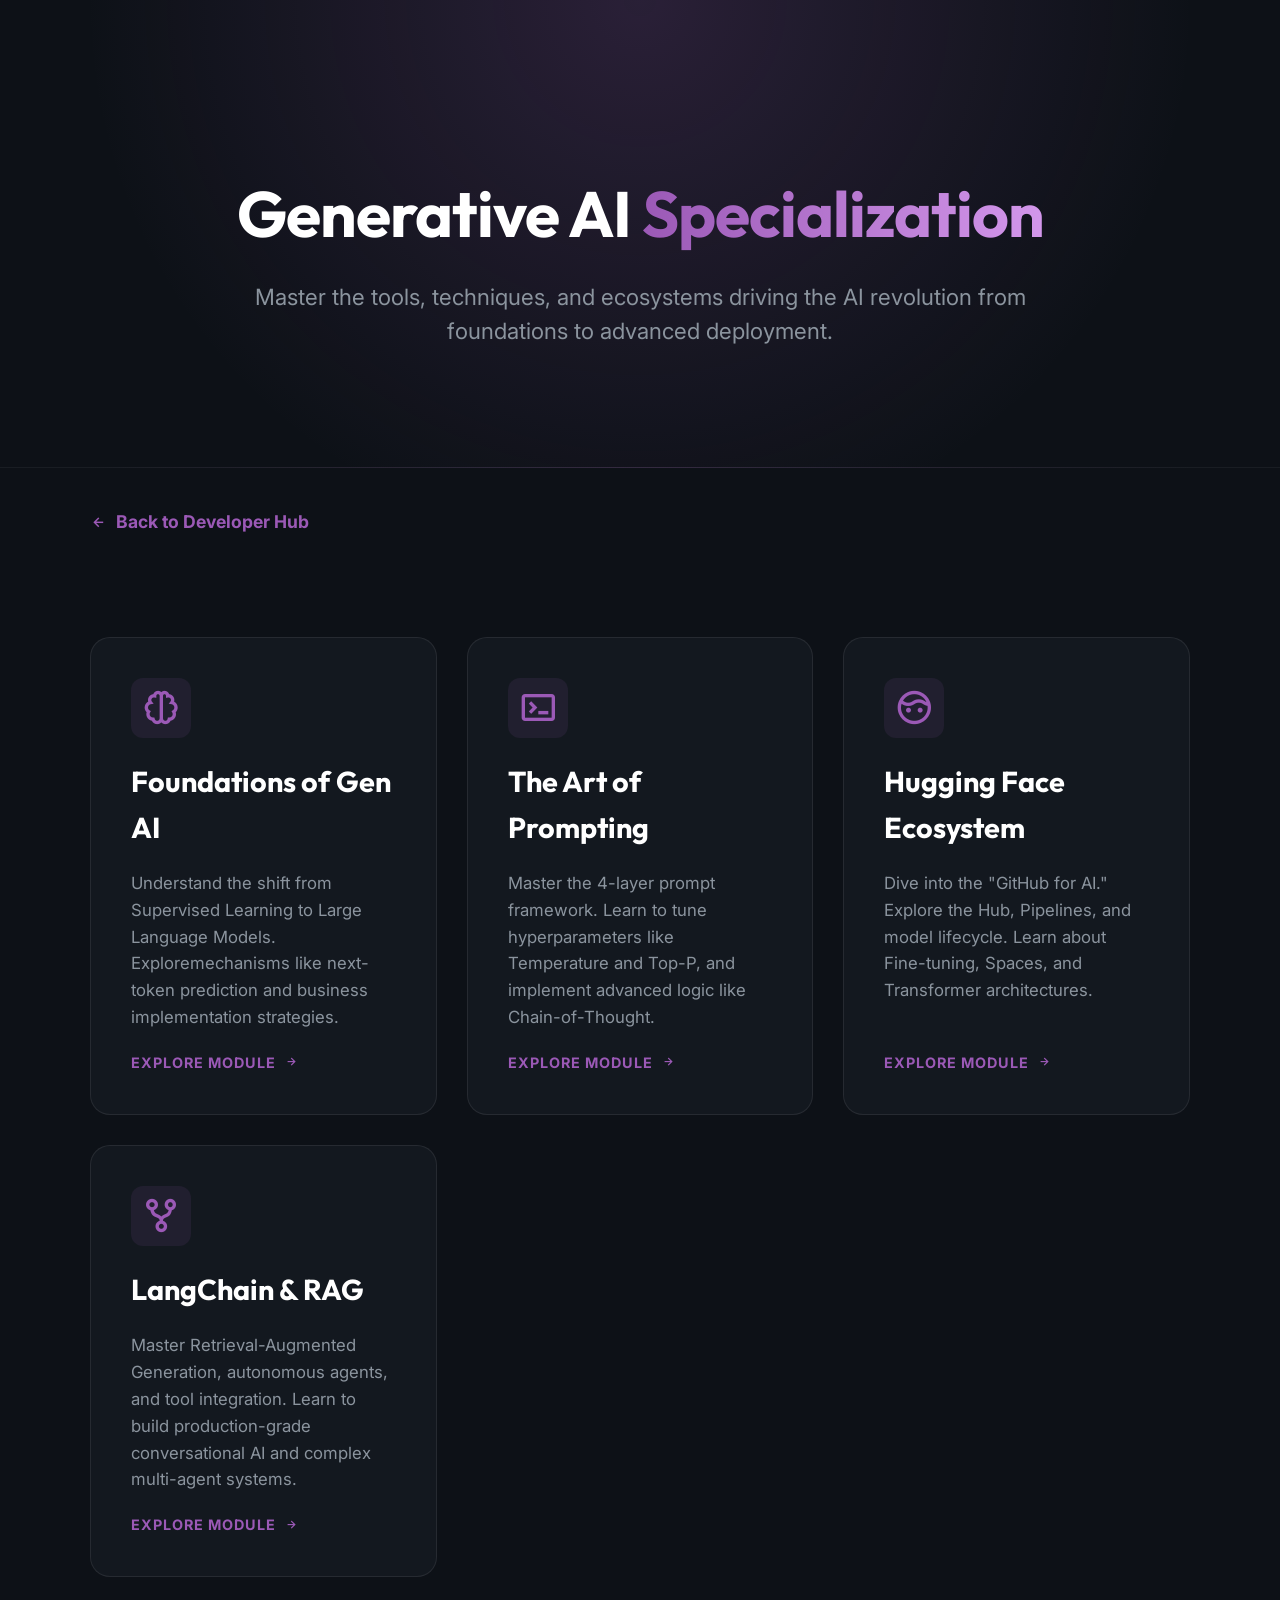
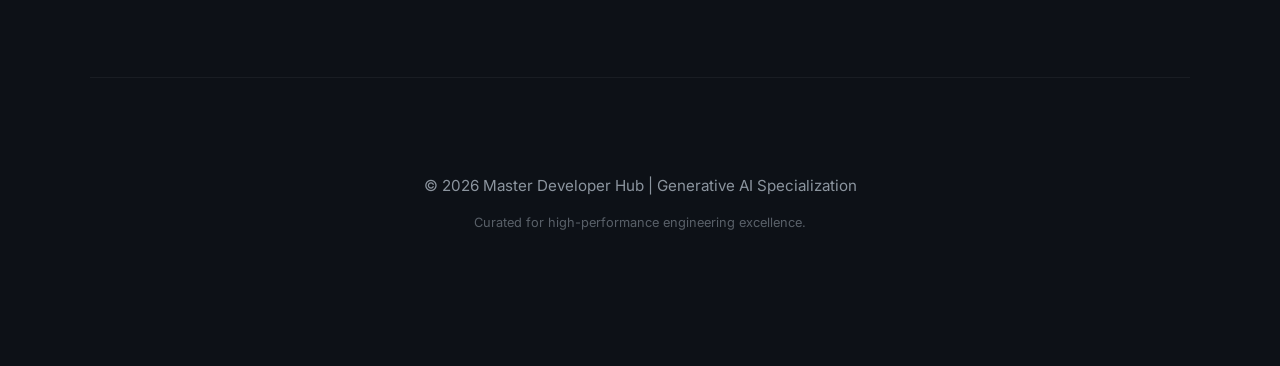
<file: gen-ai/index.html>
<!DOCTYPE html>
<html lang="en">
<head>
    <meta charset="UTF-8">
    <meta name="viewport" content="width=device-width, initial-scale=1.0">
    <title>Generative AI Specialization | Master Developer Hub</title>
    <link href="https://fonts.googleapis.com/css2?family=Inter:wght@300;400;600;800&family=Outfit:wght@400;700&display=swap" rel="stylesheet">
    <link href='https://unpkg.com/boxicons@2.1.4/css/boxicons.min.css' rel='stylesheet'>
    <style>
        :root {
            --accent-main: #9b59b6;
            --accent-sec: #8e44ad;
            --bg-dark: #0d1117;
            --card-bg: rgba(22, 27, 34, 0.8);
            --text-main: #c9d1d9;
            --transition: all 0.4s cubic-bezier(0.4, 0, 0.2, 1);
        }
        body {
            font-family: 'Inter', sans-serif;
            background: var(--bg-dark);
            color: var(--text-main);
            margin: 0;
            padding: 0;
            line-height: 1.6;
        }
        .container {
            max-width: 1100px;
            margin: 0 auto;
            padding: 40px 20px;
        }
        .hero { 
            background: radial-gradient(circle at top, rgba(155, 89, 182, 0.2), transparent 70%); 
            padding: 120px 20px; 
            text-align: center; 
            border-bottom: 1px solid rgba(255,255,255,0.05); 
        }
        .hero h1 { font-family: 'Outfit', sans-serif; font-size: 4rem; color: #fff; margin-bottom: 15px; letter-spacing: -1px; }
        .hero h1 span { 
            background: linear-gradient(90deg, #9b59b6, #d397eb); 
            -webkit-background-clip: text; 
            background-clip: text; 
            -webkit-text-fill-color: transparent; 
        }
        .hero p { color: #8b949e; font-size: 1.4rem; max-width: 800px; margin: 0 auto; line-height: 1.5; }
        
        .nav-back { display: inline-flex; align-items: center; gap: 8px; color: var(--accent-main); text-decoration: none; font-weight: bold; margin-bottom: 50px; transition: var(--transition); font-size: 1.1rem; }
        .nav-back:hover { color: #fff; transform: translateX(-5px); }

        .module-grid {
            display: grid;
            grid-template-columns: repeat(auto-fit, minmax(320px, 1fr));
            gap: 30px;
            margin-top: 50px;
        }

        .module-card {
            background: var(--card-bg);
            border: 1px solid rgba(255,255,255,0.08);
            border-radius: 20px;
            padding: 40px;
            text-decoration: none;
            color: inherit;
            transition: var(--transition);
            display: flex;
            flex-direction: column;
            gap: 20px;
            position: relative;
            overflow: hidden;
        }
        .module-card::before {
            content: '';
            position: absolute;
            top: 0;
            left: 0;
            width: 100%;
            height: 4px;
            background: linear-gradient(90deg, transparent, var(--accent-main), transparent);
            transform: translateX(-100%);
            transition: var(--transition);
        }
        .module-card:hover {
            transform: translateY(-10px);
            border-color: rgba(155, 89, 182, 0.4);
            box-shadow: 0 20px 40px rgba(0,0,0,0.4);
            background: rgba(30, 36, 44, 0.9);
        }
        .module-card:hover::before {
            transform: translateX(100%);
        }

        .module-icon {
            width: 60px;
            height: 60px;
            background: rgba(155, 89, 182, 0.1);
            border-radius: 12px;
            display: flex;
            align-items: center;
            justify-content: center;
            font-size: 2.5rem;
            color: var(--accent-main);
        }

        .module-card h2 {
            font-family: 'Outfit', sans-serif;
            font-size: 1.8rem;
            color: #fff;
            margin: 0;
        }
        .module-card p {
            color: #8b949e;
            margin: 0;
            font-size: 1.05rem;
            line-height: 1.6;
            flex-grow: 1;
        }
        .module-footer {
            display: flex;
            align-items: center;
            gap: 8px;
            font-weight: 700;
            color: var(--accent-main);
            font-size: 0.9rem;
            text-transform: uppercase;
            letter-spacing: 1px;
        }

        .footer { text-align: center; padding: 80px 20px; border-top: 1px solid rgba(255,255,255,0.05); margin-top: 100px; color: #8b949e; font-size: 0.95rem; }
    </style>
</head>
<body>

    <header class="hero">
        <h1>Generative AI <span>Specialization</span></h1>
        <p>Master the tools, techniques, and ecosystems driving the AI revolution from foundations to advanced deployment.</p>
    </header>

    <main class="container">
        <a href="../index.html" class="nav-back"><i class='bx bx-left-arrow-alt'></i> Back to Developer Hub</a>

        <div class="module-grid">
            <!-- MODULE 1 -->
            <a href="foundations.html" class="module-card">
                <div class="module-icon"><i class='bx bx-brain'></i></div>
                <h2>Foundations of Gen AI</h2>
                <p>Understand the shift from Supervised Learning to Large Language Models. Exploremechanisms like next-token prediction and business implementation strategies.</p>
                <div class="module-footer">Explore Module <i class='bx bx-right-arrow-alt'></i></div>
            </a>

            <!-- MODULE 2 -->
            <a href="prompt-engineering.html" class="module-card">
                <div class="module-icon"><i class='bx bx-terminal'></i></div>
                <h2>The Art of Prompting</h2>
                <p>Master the 4-layer prompt framework. Learn to tune hyperparameters like Temperature and Top-P, and implement advanced logic like Chain-of-Thought.</p>
                <div class="module-footer">Explore Module <i class='bx bx-right-arrow-alt'></i></div>
            </a>

            <!-- MODULE 3 -->
            <a href="hugging-face.html" class="module-card">
                <div class="module-icon"><i class='bx bx-face'></i></div>
                <h2>Hugging Face Ecosystem</h2>
                <p>Dive into the "GitHub for AI." Explore the Hub, Pipelines, and model lifecycle. Learn about Fine-tuning, Spaces, and Transformer architectures.</p>
                <div class="module-footer">Explore Module <i class='bx bx-right-arrow-alt'></i></div>
            </a>

            <!-- MODULE 4 -->
            <a href="langchain-rag.html" class="module-card">
                <div class="module-icon"><i class='bx bx-git-repo-forked'></i></div>
                <h2>LangChain & RAG</h2>
                <p>Master Retrieval-Augmented Generation, autonomous agents, and tool integration. Learn to build production-grade conversational AI and complex multi-agent systems.</p>
                <div class="module-footer">Explore Module <i class='bx bx-right-arrow-alt'></i></div>
            </a>
        </div>

        <div class="footer">
            <p>© 2026 Master Developer Hub | Generative AI Specialization</p>
            <p style="font-size: 0.8rem; margin-top: 10px; opacity: 0.6;">Curated for high-performance engineering excellence.</p>
        </div>

    </main>

</body>
</html>
</file>
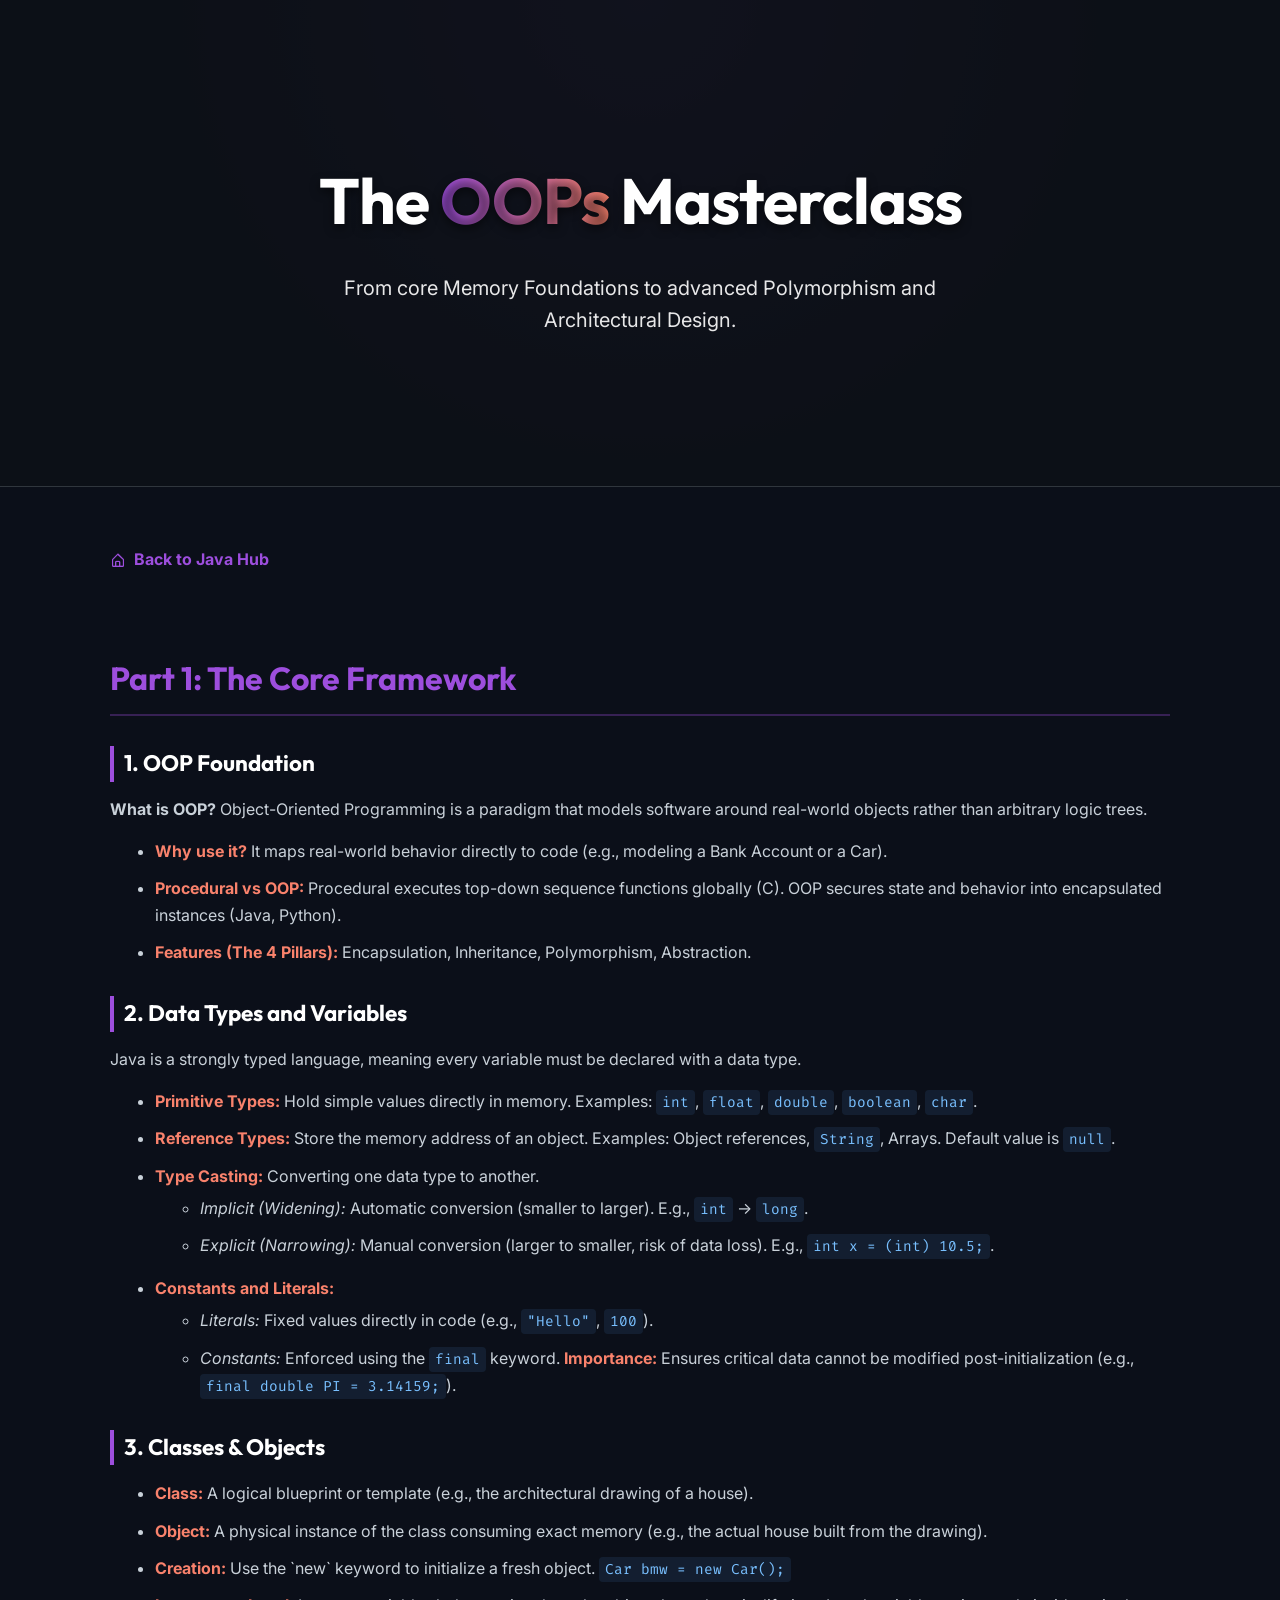
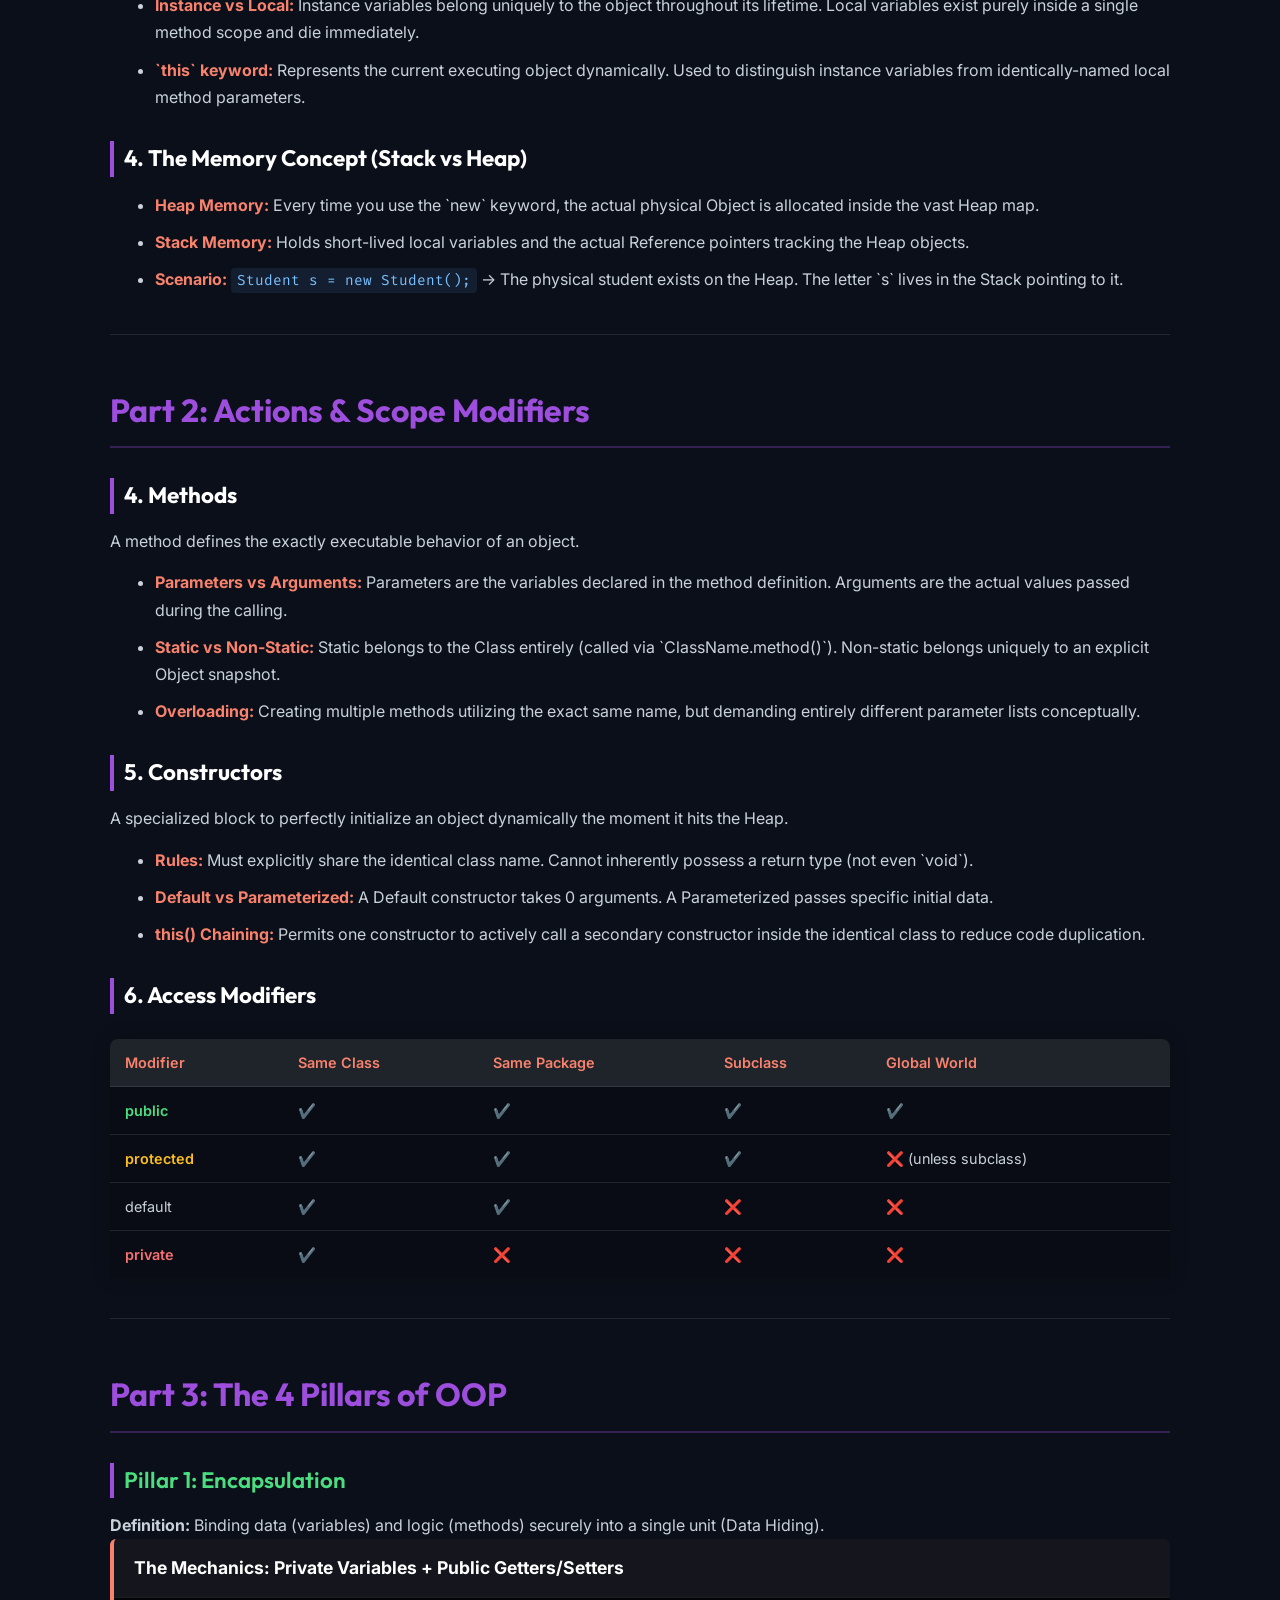
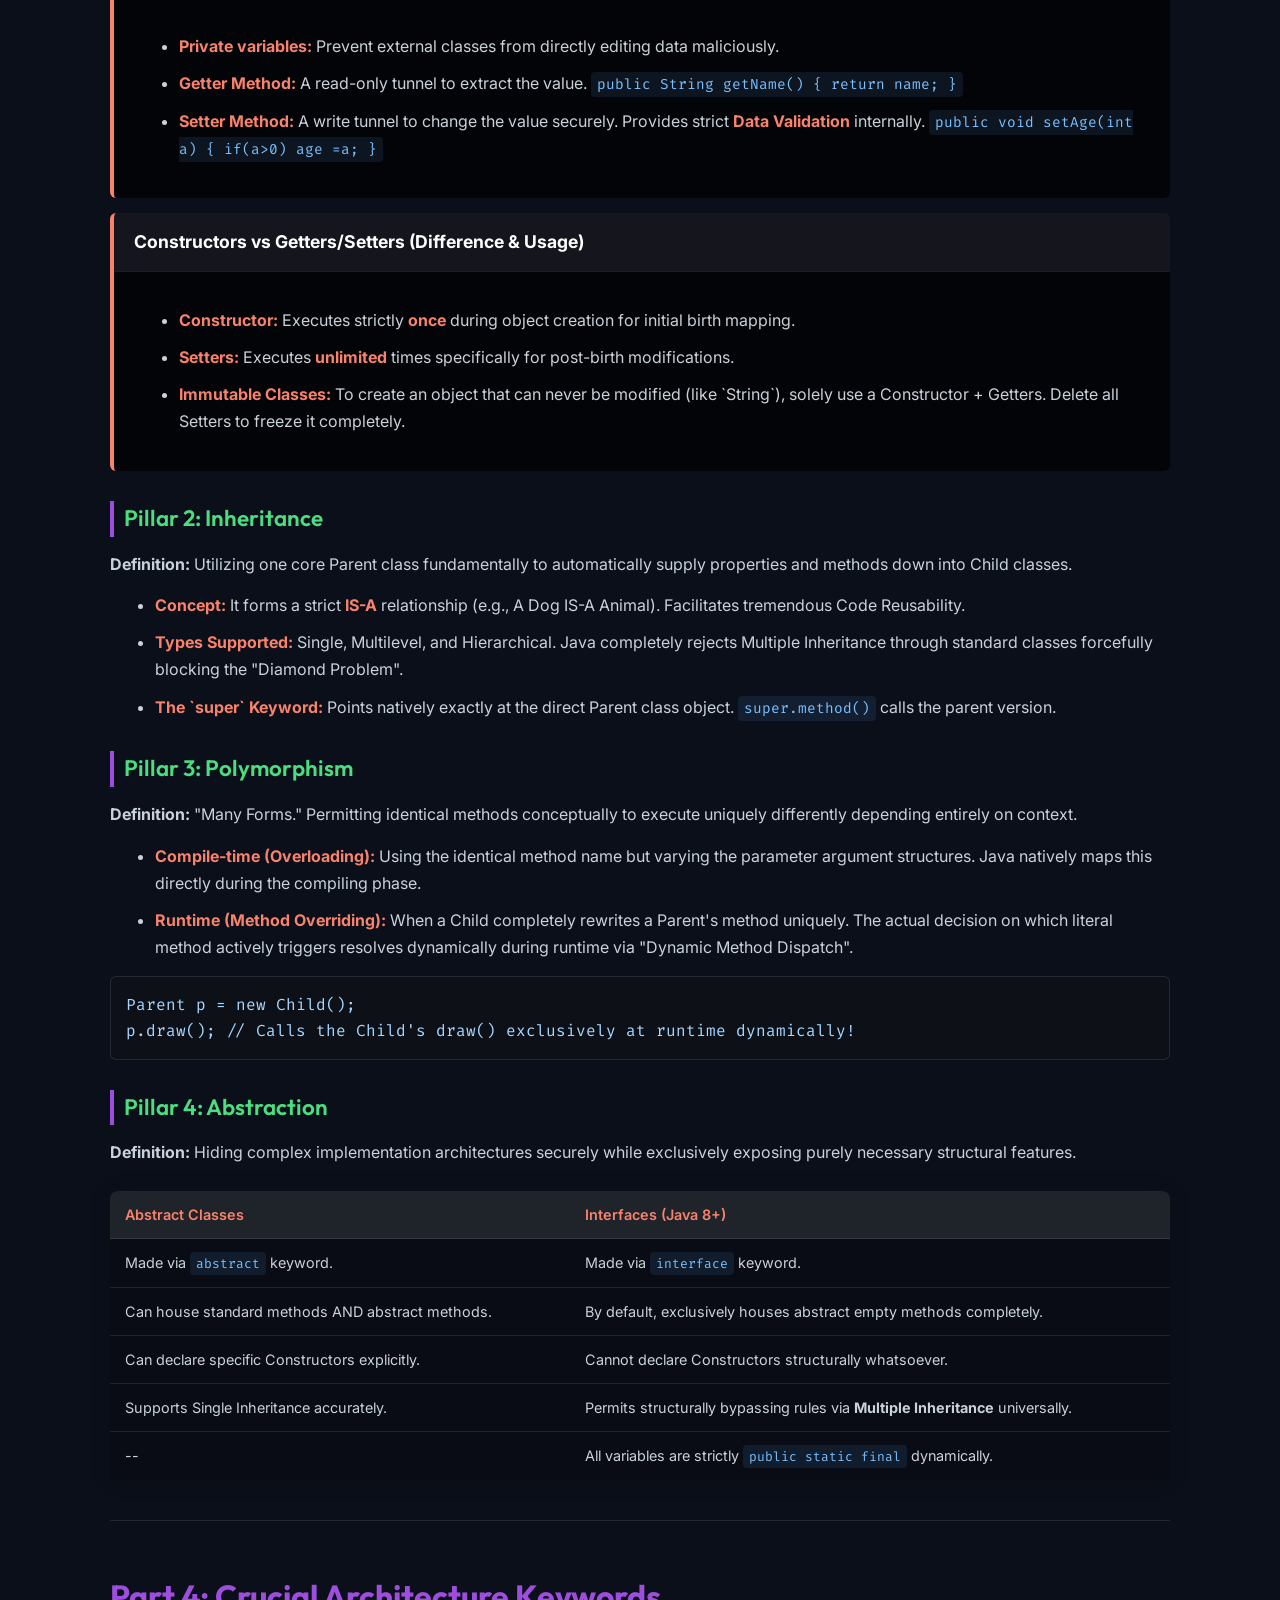
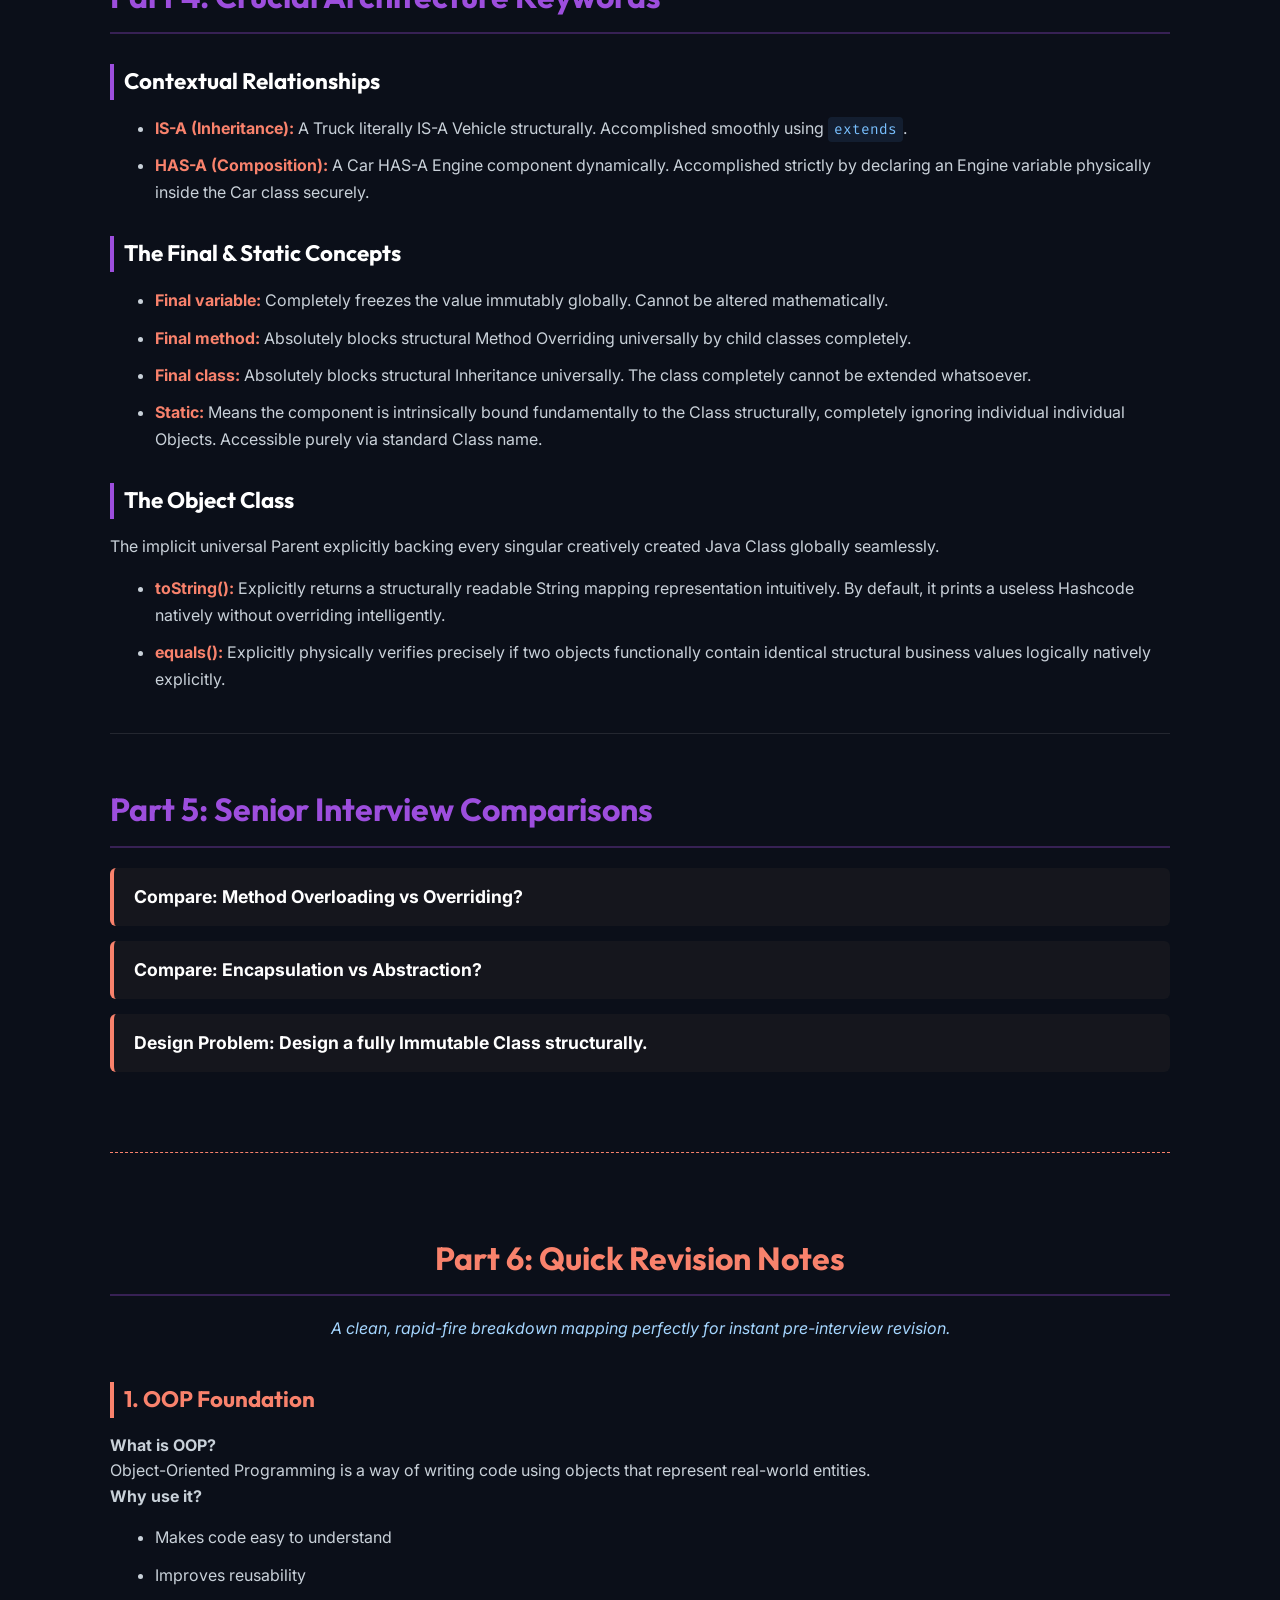
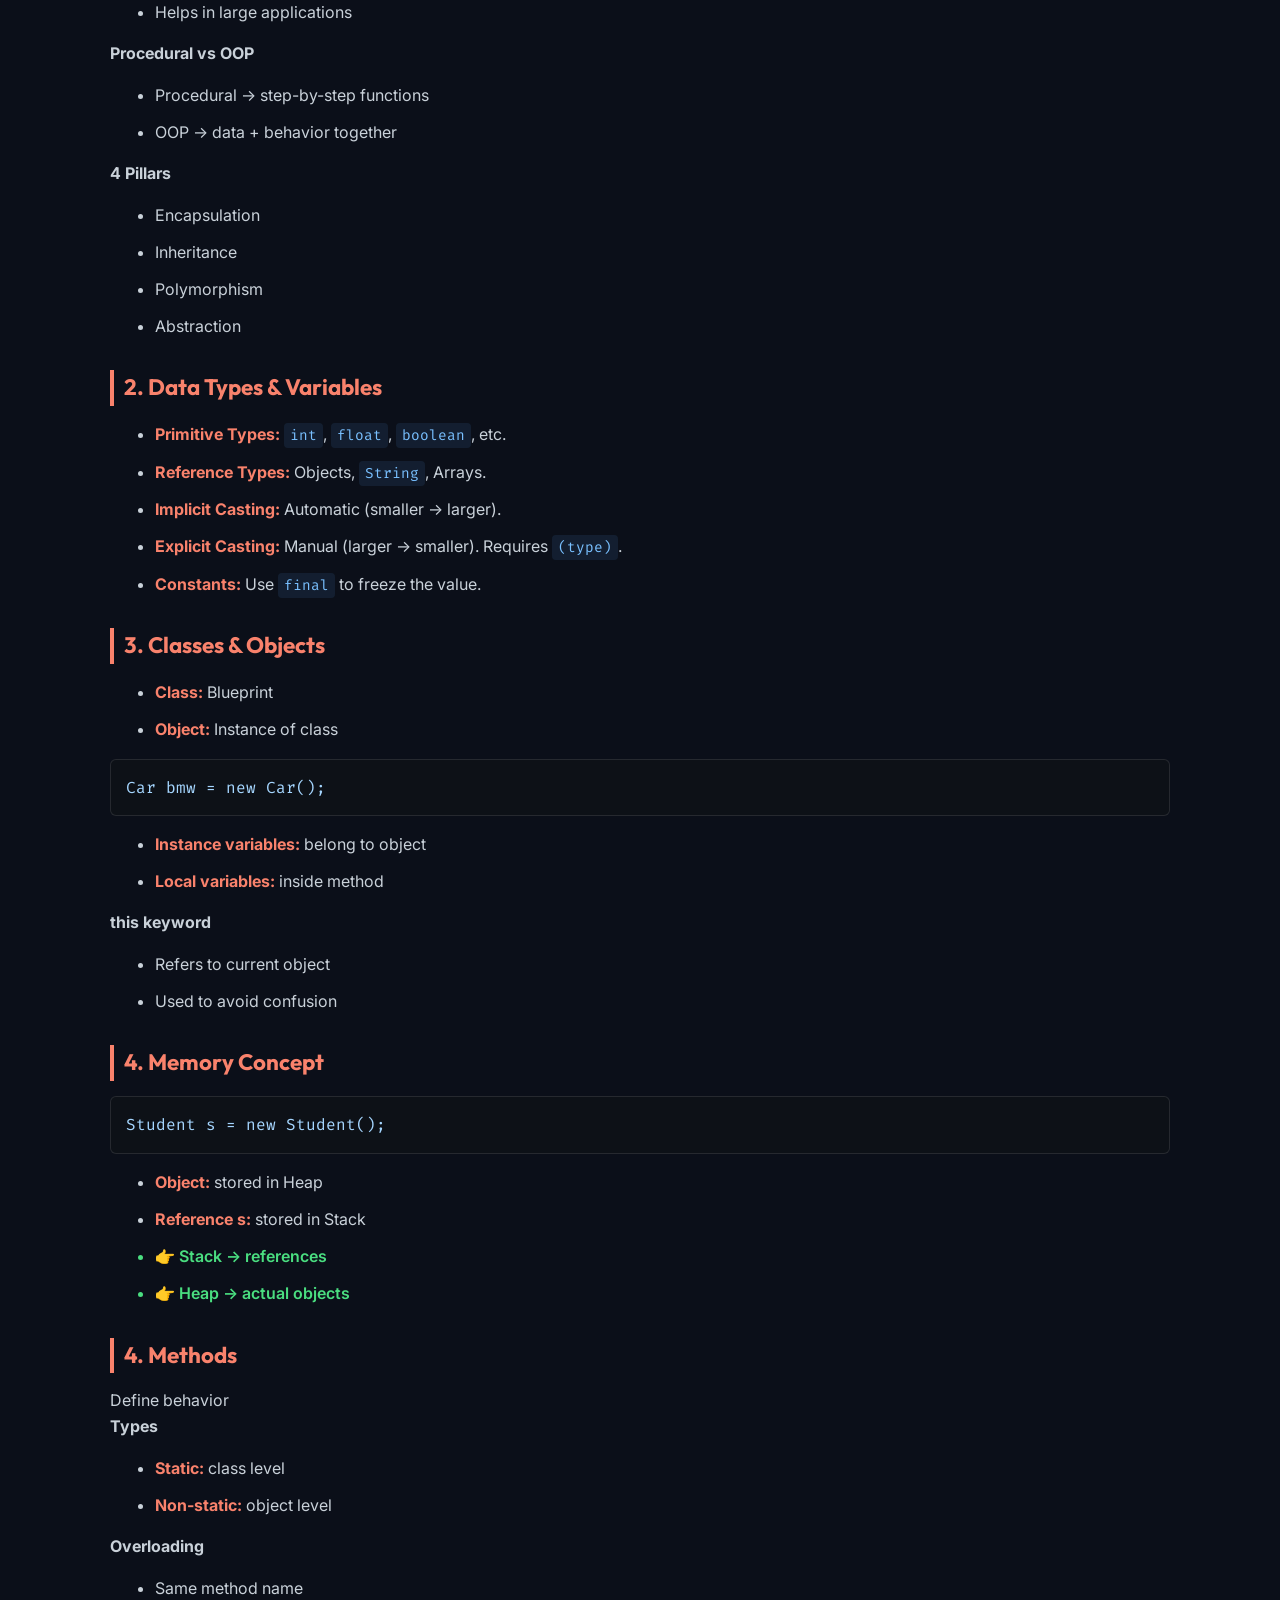
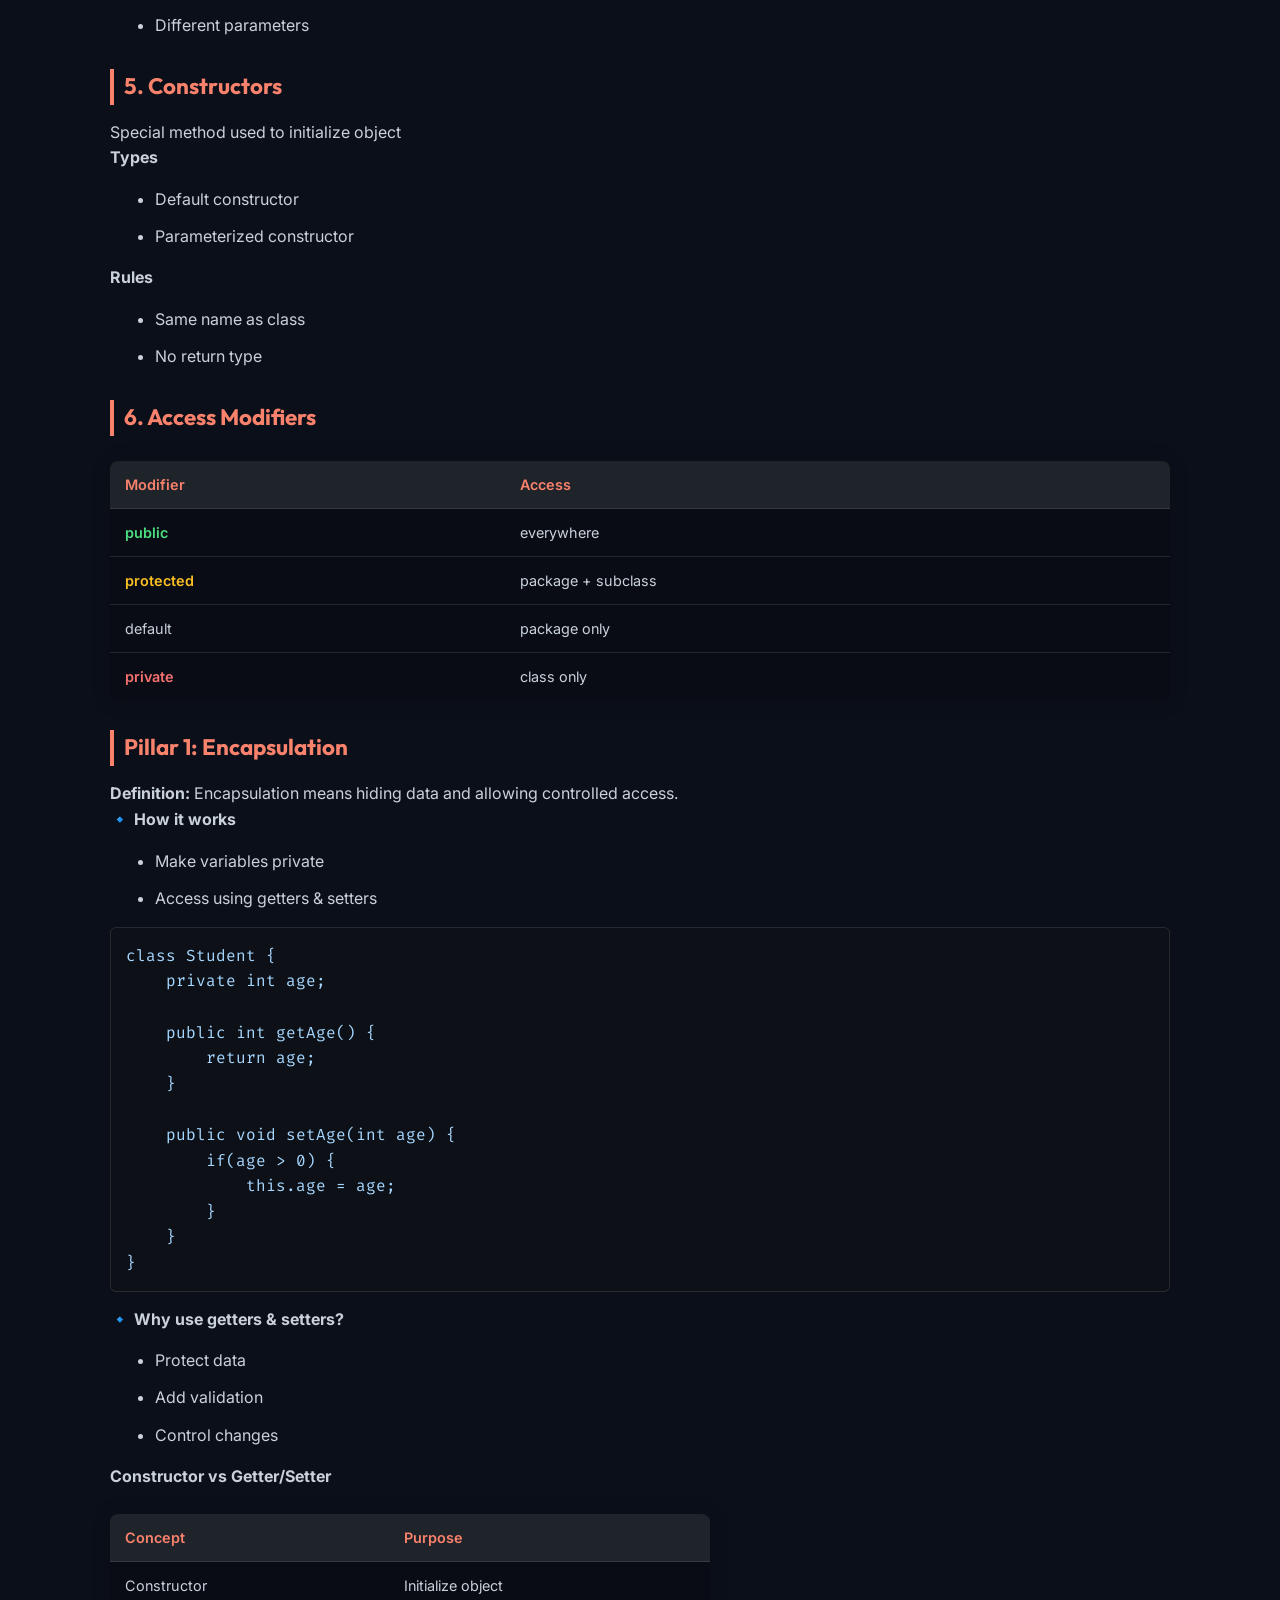
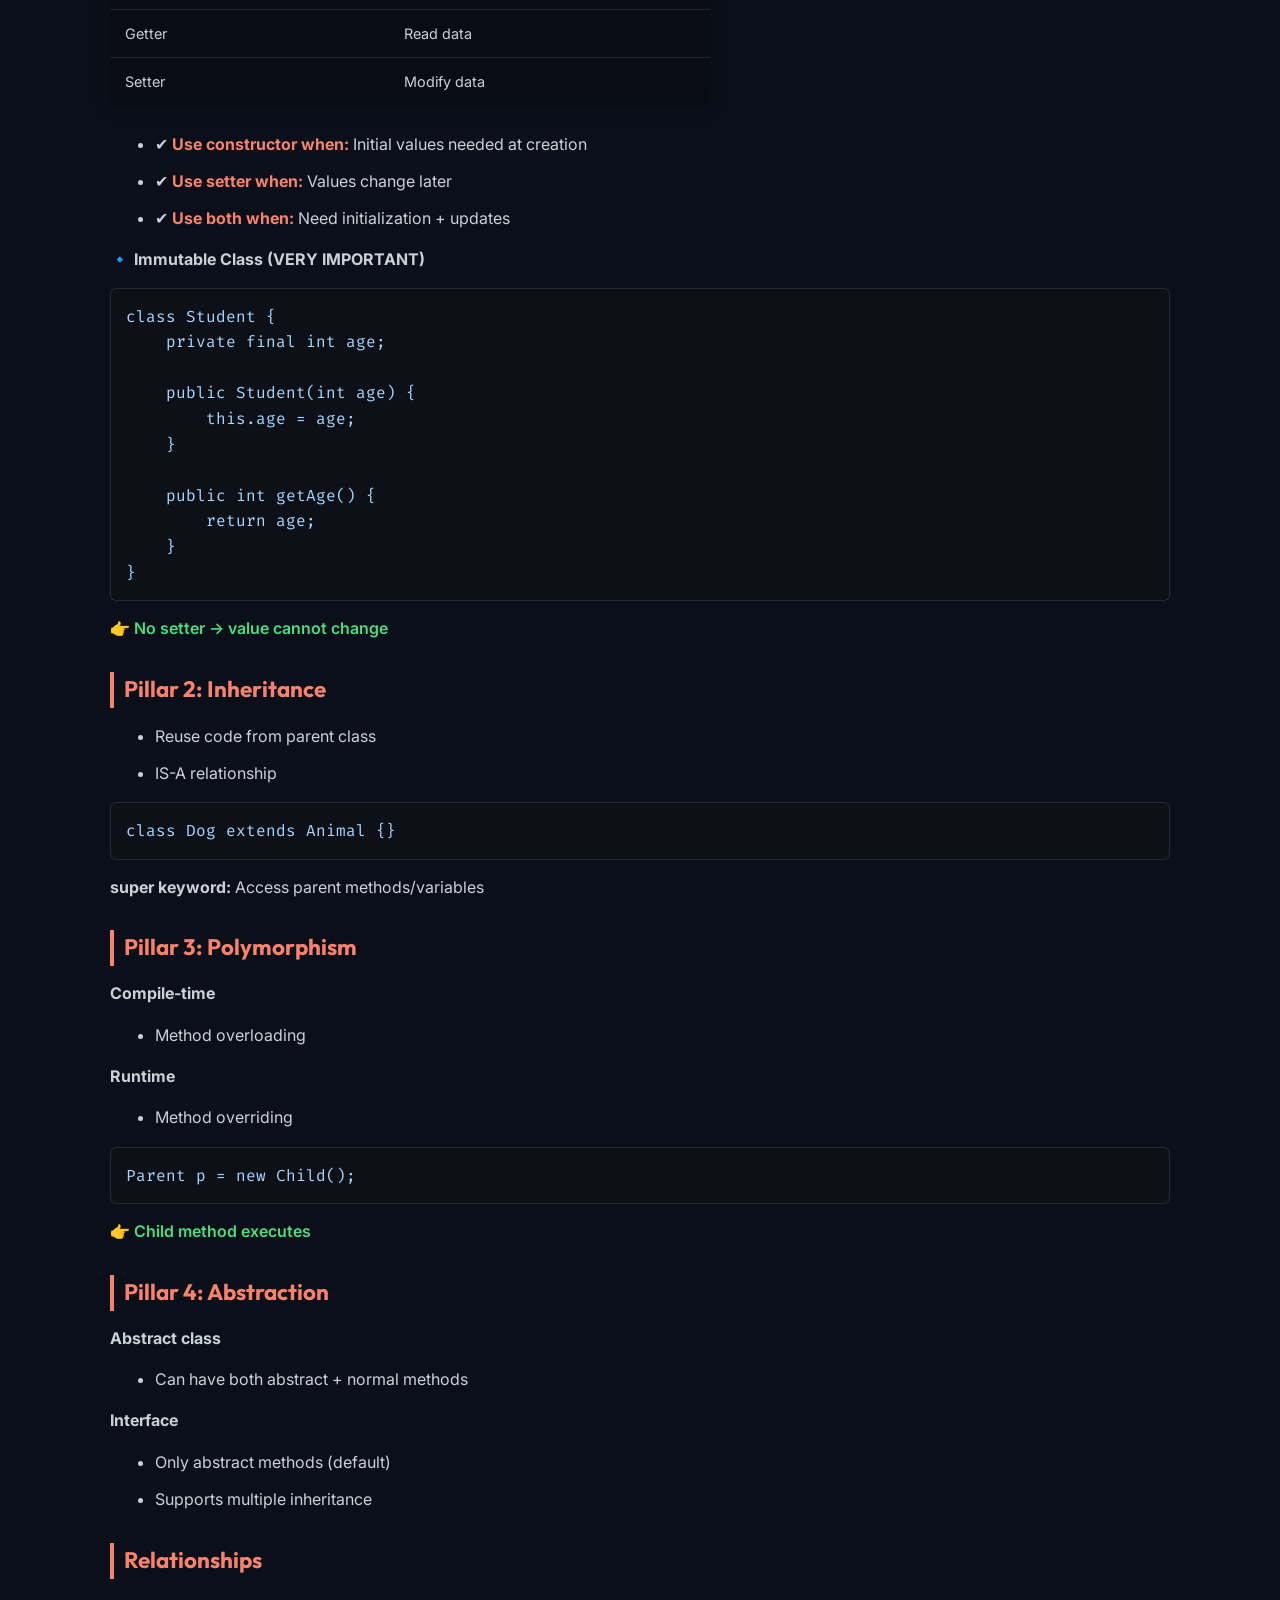
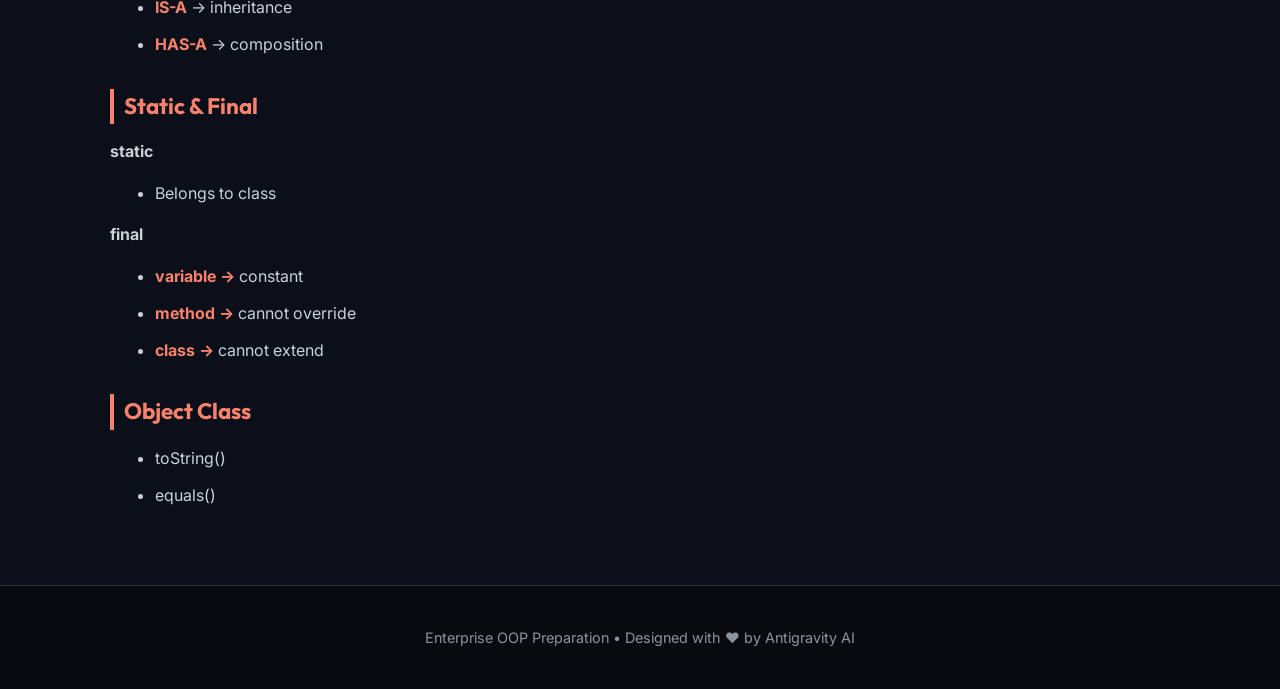
<file: java-oops/index.html>
<!DOCTYPE html>
<html lang="en">
<head>
    <meta charset="UTF-8">
    <meta name="viewport" content="width=device-width, initial-scale=1.0">
    <title>Java OOPs Masterclass</title>
    <link rel="stylesheet" href="style.css">
    <link href="https://fonts.googleapis.com/css2?family=Inter:wght@300;400;600;800&family=Outfit:wght@400;700&display=swap" rel="stylesheet">
    <link href='https://unpkg.com/boxicons@2.1.4/css/boxicons.min.css' rel='stylesheet'>
    <style>
        :root {
            --accent-blue: #9d4edd;
            --accent-teal: #f9826c;
        }
        .hero { background: radial-gradient(circle at top, rgba(157, 78, 221, 0.15), transparent 60%); }
        .hero h1 span { background: linear-gradient(90deg, #9d4edd, #f9826c); -webkit-background-clip: text; -webkit-text-fill-color: transparent; }
        
        .nav-back { display: inline-flex; align-items: center; gap: 8px; color: var(--accent-blue); text-decoration: none; font-weight: bold; margin-bottom: 30px; }
        .color-safe { color: #4ade80 !important; font-weight: 600; }
        .color-danger { color: #f87171 !important; font-weight: 600; }
        .color-caution { color: #fbbf24 !important; font-weight: 600; }

        .section-header { font-size: 2rem; border-bottom: 2px solid rgba(157,78,221,0.3); padding-bottom: 10px; margin-top: 50px; margin-bottom: 20px; color: var(--accent-blue); font-family: 'Outfit', sans-serif;}
        .sub-header { color: #fff; font-size: 1.4rem; margin-top: 30px; margin-bottom: 15px; border-left: 4px solid var(--accent-blue); padding-left: 10px;}
        
        .interactive-q { background: rgba(0,0,0,0.3); border-left: 4px solid var(--accent-teal); margin-bottom: 15px; border-radius: 6px; overflow: hidden; }
        .interactive-q summary { padding: 15px 20px; cursor: pointer; font-weight: bold; font-size: 1.1rem; color: #fff; background: rgba(255,255,255,0.05); list-style: none; display: flex; justify-content: space-between; align-items: center;}
        .answer-box { padding: 20px; color: #e5e7eb; border-top: 1px solid rgba(255,255,255,0.1); background: rgba(0,0,0,0.6); line-height: 1.6;}
        
        ul.bullet-list { margin-left: 25px; margin-bottom: 15px; color: #c9d1d9; line-height: 1.7;}
        ul.bullet-list li strong { color: var(--accent-teal); }
        .code-box { background: #0d1117; padding: 15px; border-radius: 6px; font-family: 'Fira Code', monospace; color: #a5d6ff; margin: 15px 0; border: 1px solid rgba(255,255,255,0.1); white-space: pre;}
        table.styled-table { width: 100%; border-collapse: collapse; margin: 25px 0; font-size: 0.9em; font-family: 'Inter', sans-serif; min-width: 400px; border-radius: 8px 8px 0 0; overflow: hidden; box-shadow: 0 0 20px rgba(0, 0, 0, 0.15); }
        table.styled-table thead tr { background-color: rgba(22, 27, 34, 0.8); color: #ffffff; text-align: left; }
        table.styled-table th, table.styled-table td { padding: 12px 15px; border-bottom: 1px solid rgba(255,255,255,0.1); }
    </style>
</head>
<body>
    <header class="hero" style="min-height: 40vh;">
        <div class="hero-image-overlay" style="background: rgba(13, 17, 23, 0.8);"></div>
        <div class="hero-content">
            <h1>The <span class="highlight">OOPs</span> Masterclass</h1>
            <p>From core Memory Foundations to advanced Polymorphism and Architectural Design.</p>
        </div>
    </header>

    <main class="container">
        <a href="../java/index.html" class="nav-back"><i class='bx bx-home-alt'></i> Back to Java Hub</a>

        <!-- MY DETAILED VERSION -->
        <!-- 1. OOP FOUNDATION -->
        <h2 class="section-header">Part 1: The Core Framework</h2>
        
        <h3 class="sub-header">1. OOP Foundation</h3>
        <p><strong>What is OOP?</strong> Object-Oriented Programming is a paradigm that models software around real-world objects rather than arbitrary logic trees.</p>
        <ul class="bullet-list">
            <li><strong>Why use it?</strong> It maps real-world behavior directly to code (e.g., modeling a Bank Account or a Car).</li>
            <li><strong>Procedural vs OOP:</strong> Procedural executes top-down sequence functions globally (C). OOP secures state and behavior into encapsulated instances (Java, Python).</li>
            <li><strong>Features (The 4 Pillars):</strong> Encapsulation, Inheritance, Polymorphism, Abstraction.</li>
        </ul>

        <!-- 2. DATA TYPES & VARIABLES -->
        <h3 class="sub-header">2. Data Types and Variables</h3>
        <p>Java is a strongly typed language, meaning every variable must be declared with a data type.</p>
        <ul class="bullet-list">
            <li><strong>Primitive Types:</strong> Hold simple values directly in memory. Examples: <code>int</code>, <code>float</code>, <code>double</code>, <code>boolean</code>, <code>char</code>.</li>
            <li><strong>Reference Types:</strong> Store the memory address of an object. Examples: Object references, <code>String</code>, Arrays. Default value is <code>null</code>.</li>
            <li><strong>Type Casting:</strong> Converting one data type to another.
                <ul class="bullet-list" style="margin-top: 5px;">
                    <li><em>Implicit (Widening):</em> Automatic conversion (smaller to larger). E.g., <code>int</code> &rarr; <code>long</code>.</li>
                    <li><em>Explicit (Narrowing):</em> Manual conversion (larger to smaller, risk of data loss). E.g., <code>int x = (int) 10.5;</code>.</li>
                </ul>
            </li>
            <li><strong>Constants and Literals:</strong>
                <ul class="bullet-list" style="margin-top: 5px;">
                    <li><em>Literals:</em> Fixed values directly in code (e.g., <code>"Hello"</code>, <code>100</code>).</li>
                    <li><em>Constants:</em> Enforced using the <code>final</code> keyword. <strong>Importance:</strong> Ensures critical data cannot be modified post-initialization (e.g., <code>final double PI = 3.14159;</code>).</li>
                </ul>
            </li>
        </ul>

        <!-- 3. CLASSES & OBJECTS -->
        <h3 class="sub-header">3. Classes & Objects</h3>
        <ul class="bullet-list">
            <li><strong>Class:</strong> A logical blueprint or template (e.g., the architectural drawing of a house).</li>
            <li><strong>Object:</strong> A physical instance of the class consuming exact memory (e.g., the actual house built from the drawing).</li>
            <li><strong>Creation:</strong> Use the `new` keyword to initialize a fresh object. <code>Car bmw = new Car();</code></li>
            <li><strong>Instance vs Local:</strong> Instance variables belong uniquely to the object throughout its lifetime. Local variables exist purely inside a single method scope and die immediately.</li>
            <li><strong>`this` keyword:</strong> Represents the current executing object dynamically. Used to distinguish instance variables from identically-named local method parameters.</li>
        </ul>

        <!-- 4. MEMORY CONCEPT -->
        <h3 class="sub-header">4. The Memory Concept (Stack vs Heap)</h3>
        <ul class="bullet-list">
            <li><strong>Heap Memory:</strong> Every time you use the `new` keyword, the actual physical Object is allocated inside the vast Heap map.</li>
            <li><strong>Stack Memory:</strong> Holds short-lived local variables and the actual Reference pointers tracking the Heap objects.</li>
            <li><strong>Scenario:</strong> <code>Student s = new Student();</code> -> The physical student exists on the Heap. The letter `s` lives in the Stack pointing to it.</li>
        </ul>

        <hr style="border:0; border-top:1px solid rgba(255,255,255,0.1); margin: 40px 0;">

        <!-- Part 2: Actions & Scope -->
        <h2 class="section-header">Part 2: Actions & Scope Modifiers</h2>

        <!-- 3. METHODS -->
        <h3 class="sub-header">4. Methods</h3>
        <p>A method defines the exactly executable behavior of an object.</p>
        <ul class="bullet-list">
            <li><strong>Parameters vs Arguments:</strong> Parameters are the variables declared in the method definition. Arguments are the actual values passed during the calling.</li>
            <li><strong>Static vs Non-Static:</strong> Static belongs to the Class entirely (called via `ClassName.method()`). Non-static belongs uniquely to an explicit Object snapshot.</li>
            <li><strong>Overloading:</strong> Creating multiple methods utilizing the exact same name, but demanding entirely different parameter lists conceptually.</li>
        </ul>

        <!-- 4. CONSTRUCTORS -->
        <h3 class="sub-header">5. Constructors</h3>
        <p>A specialized block to perfectly initialize an object dynamically the moment it hits the Heap.</p>
        <ul class="bullet-list">
            <li><strong>Rules:</strong> Must explicitly share the identical class name. Cannot inherently possess a return type (not even `void`).</li>
            <li><strong>Default vs Parameterized:</strong> A Default constructor takes 0 arguments. A Parameterized passes specific initial data.</li>
            <li><strong>this() Chaining:</strong> Permits one constructor to actively call a secondary constructor inside the identical class to reduce code duplication.</li>
        </ul>

        <!-- 5. ACCESS MODIFIERS -->
        <h3 class="sub-header">6. Access Modifiers</h3>
        <table class="styled-table" style="width: 100%;">
            <thead><tr><th>Modifier</th><th>Same Class</th><th>Same Package</th><th>Subclass</th><th>Global World</th></tr></thead>
            <tbody>
            <tr><td class="color-safe">public</td><td>✔️</td><td>✔️</td><td>✔️</td><td>✔️</td></tr>
            <tr><td class="color-caution">protected</td><td>✔️</td><td>✔️</td><td>✔️</td><td>❌ (unless subclass)</td></tr>
            <tr><td>default</td><td>✔️</td><td>✔️</td><td>❌</td><td>❌</td></tr>
            <tr><td class="color-danger">private</td><td>✔️</td><td>❌</td><td>❌</td><td>❌</td></tr>
            </tbody>
        </table>


        <hr style="border:0; border-top:1px solid rgba(255,255,255,0.1); margin: 40px 0;">

        <!-- PART 3: THE 4 PILLARS -->
        <h2 class="section-header">Part 3: The 4 Pillars of OOP</h2>

        <!-- 6. ENCAPSULATION -->
        <h3 class="sub-header color-safe">Pillar 1: Encapsulation</h3>
        <p><strong>Definition:</strong> Binding data (variables) and logic (methods) securely into a single unit (Data Hiding).</p>
        
        <div class="interactive-q">
            <summary>The Mechanics: Private Variables + Public Getters/Setters</summary>
            <div class="answer-box">
                <ul class="bullet-list">
                    <li><strong>Private variables:</strong> Prevent external classes from directly editing data maliciously.</li>
                    <li><strong>Getter Method:</strong> A read-only tunnel to extract the value. <code>public String getName() { return name; }</code></li>
                    <li><strong>Setter Method:</strong> A write tunnel to change the value securely. Provides strict <strong>Data Validation</strong> internally. <code>public void setAge(int a) { if(a>0) age =a; }</code></li>
                </ul>
            </div>
        </div>

        <div class="interactive-q">
            <summary>Constructors vs Getters/Setters (Difference & Usage)</summary>
            <div class="answer-box">
                <ul class="bullet-list">
                    <li><strong>Constructor:</strong> Executes strictly <strong>once</strong> during object creation for initial birth mapping.</li>
                    <li><strong>Setters:</strong> Executes <strong>unlimited</strong> times specifically for post-birth modifications.</li>
                    <li><strong>Immutable Classes:</strong> To create an object that can never be modified (like `String`), solely use a Constructor + Getters. Delete all Setters to freeze it completely.</li>
                </ul>
            </div>
        </div>

        <!-- 7. INHERITANCE -->
        <h3 class="sub-header color-safe">Pillar 2: Inheritance</h3>
        <p><strong>Definition:</strong> Utilizing one core Parent class fundamentally to automatically supply properties and methods down into Child classes.</p>
        <ul class="bullet-list">
            <li><strong>Concept:</strong> It forms a strict <strong>IS-A</strong> relationship (e.g., A Dog IS-A Animal). Facilitates tremendous Code Reusability.</li>
            <li><strong>Types Supported:</strong> Single, Multilevel, and Hierarchical. Java completely rejects Multiple Inheritance through standard classes forcefully blocking the "Diamond Problem".</li>
            <li><strong>The `super` Keyword:</strong> Points natively exactly at the direct Parent class object. <code>super.method()</code> calls the parent version.</li>
        </ul>

        <!-- 8 & 9. POLYMORPHISM & OVERRIDING -->
        <h3 class="sub-header color-safe">Pillar 3: Polymorphism</h3>
        <p><strong>Definition:</strong> "Many Forms." Permitting identical methods conceptually to execute uniquely differently depending entirely on context.</p>
        <ul class="bullet-list">
            <li><strong>Compile-time (Overloading):</strong> Using the identical method name but varying the parameter argument structures. Java natively maps this directly during the compiling phase.</li>
            <li><strong>Runtime (Method Overriding):</strong> When a Child completely rewrites a Parent's method uniquely. The actual decision on which literal method actively triggers resolves dynamically during runtime via "Dynamic Method Dispatch".</li>
        </ul>
        <div class="code-box">Parent p = new Child();
p.draw(); // Calls the Child's draw() exclusively at runtime dynamically!</div>

        <!-- 10. ABSTRACTION -->
        <h3 class="sub-header color-safe">Pillar 4: Abstraction</h3>
        <p><strong>Definition:</strong> Hiding complex implementation architectures securely while exclusively exposing purely necessary structural features.</p>

        <table class="styled-table mt-10">
            <thead><tr><th>Abstract Classes</th><th>Interfaces (Java 8+)</th></tr></thead>
            <tbody>
            <tr><td>Made via <code>abstract</code> keyword.</td><td>Made via <code>interface</code> keyword.</td></tr>
            <tr><td>Can house standard methods AND abstract methods.</td><td>By default, exclusively houses abstract empty methods completely.</td></tr>
            <tr><td>Can declare specific Constructors explicitly.</td><td>Cannot declare Constructors structurally whatsoever.</td></tr>
            <tr><td>Supports Single Inheritance accurately.</td><td>Permits structurally bypassing rules via <strong>Multiple Inheritance</strong> universally.</td></tr>
            <tr><td>--</td><td>All variables are strictly <code>public static final</code> dynamically.</td></tr>
            </tbody>
        </table>

        <hr style="border:0; border-top:1px solid rgba(255,255,255,0.1); margin: 40px 0;">

        <!-- PART 4: Architecture & Keywords -->
        <h2 class="section-header">Part 4: Crucial Architecture Keywords</h2>

        <h3 class="sub-header">Contextual Relationships</h3>
        <ul class="bullet-list">
            <li><strong>IS-A (Inheritance):</strong> A Truck literally IS-A Vehicle structurally. Accomplished smoothly using <code>extends</code>.</li>
            <li><strong>HAS-A (Composition):</strong> A Car HAS-A Engine component dynamically. Accomplished strictly by declaring an Engine variable physically inside the Car class securely.</li>
        </ul>

        <h3 class="sub-header">The Final & Static Concepts</h3>
        <ul class="bullet-list">
            <li><strong>Final variable:</strong> Completely freezes the value immutably globally. Cannot be altered mathematically.</li>
            <li><strong>Final method:</strong> Absolutely blocks structural Method Overriding universally by child classes completely.</li>
            <li><strong>Final class:</strong> Absolutely blocks structural Inheritance universally. The class completely cannot be extended whatsoever.</li>
            <li><strong>Static:</strong> Means the component is intrinsically bound fundamentally to the Class structurally, completely ignoring individual individual Objects. Accessible purely via standard Class name.</li>
        </ul>

        <h3 class="sub-header">The Object Class</h3>
        <p>The implicit universal Parent explicitly backing every singular creatively created Java Class globally seamlessly.</p>
        <ul class="bullet-list">
            <li><strong>toString():</strong> Explicitly returns a structurally readable String mapping representation intuitively. By default, it prints a useless Hashcode natively without overriding intelligently.</li>
            <li><strong>equals():</strong> Explicitly physically verifies precisely if two objects functionally contain identical structural business values logically natively explicitly.</li>
        </ul>

        <hr style="border:0; border-top:1px solid rgba(255,255,255,0.1); margin: 40px 0;">

        <!-- PART 5: INTERVIEW PREP -->
        <h2 class="section-header">Part 5: Senior Interview Comparisons</h2>

        <details class="interactive-q">
            <summary>Compare: Method Overloading vs Overriding?</summary>
            <div class="answer-box">
                <p><strong>Overloading:</strong> Occurs explicitly inside the identical class structurally. Identical method name definitively, differing entirely by parameter mapping identically. Resolved completely during standard compile-time (early binding).</p>
                <p><strong>Overriding:</strong> Occurs explicitly safely across different parent-child hierarchy structures exclusively. Identical name AND identical parameters securely. Resolved uniquely natively during exactly runtime dynamically (late binding).</p>
            </div>
        </details>

        <details class="interactive-q">
            <summary>Compare: Encapsulation vs Abstraction?</summary>
            <div class="answer-box">
                <p><strong>Abstraction:</strong> Specifically hiding the internal complex Implementation creatively. Displaying purely precisely "What it logically does natively" dynamically while securely completely masking specifically "How it explicitly functionally comprehensively actually acts."</p>
                <p><strong>Encapsulation:</strong> Specifically hiding the internal Data securely natively. Using Private variables universally safely actively preventing unauthorized logical access cleanly.</p>
            </div>
        </details>
        
        <details class="interactive-q">
            <summary>Design Problem: Design a fully Immutable Class structurally.</summary>
            <div class="answer-box">
                <ul class="bullet-list">
                    <li>Declare the entire class technically mathematically as exactly <code>final</code> to natively cleanly completely block subclass corruption intuitively entirely.</li>
                    <li>Declare all structural variables mathematically completely purely accurately exclusively as exclusively <code>private final</code> precisely dynamically actively securely universally strictly cleanly.</li>
                    <li>Remove completely realistically all explicit `Setter` methods functionally comprehensively securely automatically smoothly rationally cleanly completely seamlessly. Provide exclusively explicitly safe exactly read-only `Getter` methods properly properly logically precisely comprehensively logically!</li>
                </ul>
            </div>
        </details>

        <hr style="border:0; border-top:1px dashed #f9826c; margin: 80px 0;">

        <!-- THE USER'S QUICK REVISION LIST -->
        <!-- PART 6: QUICK REVISION NOTES -->
        <h2 class="section-header" style="color: #f9826c; text-align: center;">Part 6: Quick Revision Notes</h2>
        <p style="text-align: center; color: #a5d6ff; margin-bottom: 40px; font-style: italic;">A clean, rapid-fire breakdown mapping perfectly for instant pre-interview revision.</p>

        <h3 class="sub-header" style="border-color: #f9826c; color: #f9826c;">1. OOP Foundation</h3>
        <p><strong>What is OOP?</strong><br>Object-Oriented Programming is a way of writing code using objects that represent real-world entities.</p>
        <p><strong>Why use it?</strong></p>
        <ul class="bullet-list">
            <li>Makes code easy to understand</li>
            <li>Improves reusability</li>
            <li>Helps in large applications</li>
        </ul>
        <p><strong>Procedural vs OOP</strong></p>
        <ul class="bullet-list">
            <li>Procedural &rarr; step-by-step functions</li>
            <li>OOP &rarr; data + behavior together</li>
        </ul>
        <p><strong>4 Pillars</strong></p>
        <ul class="bullet-list">
            <li>Encapsulation</li>
            <li>Inheritance</li>
            <li>Polymorphism</li>
            <li>Abstraction</li>
        </ul>

        <h3 class="sub-header" style="border-color: #f9826c; color: #f9826c;">2. Data Types & Variables</h3>
        <ul class="bullet-list">
            <li><strong>Primitive Types:</strong> <code>int</code>, <code>float</code>, <code>boolean</code>, etc.</li>
            <li><strong>Reference Types:</strong> Objects, <code>String</code>, Arrays.</li>
            <li><strong>Implicit Casting:</strong> Automatic (smaller &rarr; larger).</li>
            <li><strong>Explicit Casting:</strong> Manual (larger &rarr; smaller). Requires <code>(type)</code>.</li>
            <li><strong>Constants:</strong> Use <code>final</code> to freeze the value.</li>
        </ul>

        <h3 class="sub-header" style="border-color: #f9826c; color: #f9826c;">3. Classes & Objects</h3>
        <ul class="bullet-list">
            <li><strong>Class:</strong> Blueprint</li>
            <li><strong>Object:</strong> Instance of class</li>
        </ul>
        <div class="code-box">Car bmw = new Car();</div>
        <ul class="bullet-list">
            <li><strong>Instance variables:</strong> belong to object</li>
            <li><strong>Local variables:</strong> inside method</li>
        </ul>
        <p><strong>this keyword</strong></p>
        <ul class="bullet-list">
            <li>Refers to current object</li>
            <li>Used to avoid confusion</li>
        </ul>

        <h3 class="sub-header" style="border-color: #f9826c; color: #f9826c;">4. Memory Concept</h3>
        <div class="code-box">Student s = new Student();</div>
        <ul class="bullet-list">
            <li><strong>Object:</strong> stored in Heap</li>
            <li><strong>Reference s:</strong> stored in Stack</li>
            <li class="color-safe">👉 Stack &rarr; references</li>
            <li class="color-safe">👉 Heap &rarr; actual objects</li>
        </ul>

        <h3 class="sub-header" style="border-color: #f9826c; color: #f9826c;">4. Methods</h3>
        <p>Define behavior</p>
        <p><strong>Types</strong></p>
        <ul class="bullet-list">
            <li><strong>Static:</strong> class level</li>
            <li><strong>Non-static:</strong> object level</li>
        </ul>
        <p><strong>Overloading</strong></p>
        <ul class="bullet-list">
            <li>Same method name</li>
            <li>Different parameters</li>
        </ul>

        <h3 class="sub-header" style="border-color: #f9826c; color: #f9826c;">5. Constructors</h3>
        <p>Special method used to initialize object</p>
        <p><strong>Types</strong></p>
        <ul class="bullet-list">
            <li>Default constructor</li>
            <li>Parameterized constructor</li>
        </ul>
        <p><strong>Rules</strong></p>
        <ul class="bullet-list">
            <li>Same name as class</li>
            <li>No return type</li>
        </ul>

        <h3 class="sub-header" style="border-color: #f9826c; color: #f9826c;">6. Access Modifiers</h3>
        <table class="styled-table">
            <thead><tr><th>Modifier</th><th>Access</th></tr></thead>
            <tbody>
                <tr><td class="color-safe">public</td><td>everywhere</td></tr>
                <tr><td class="color-caution">protected</td><td>package + subclass</td></tr>
                <tr><td>default</td><td>package only</td></tr>
                <tr><td class="color-danger">private</td><td>class only</td></tr>
            </tbody>
        </table>

        <!-- Pillars Quick Notes -->
        <h3 class="sub-header" style="border-color: #f9826c; color: #f9826c;">Pillar 1: Encapsulation</h3>
        <p><strong>Definition:</strong> Encapsulation means hiding data and allowing controlled access.</p>
        <p><strong>🔹 How it works</strong></p>
        <ul class="bullet-list">
            <li>Make variables private</li>
            <li>Access using getters & setters</li>
        </ul>
        <div class="code-box">class Student {
    private int age;

    public int getAge() {
        return age;
    }

    public void setAge(int age) {
        if(age > 0) {
            this.age = age;
        }
    }
}</div>
        <p><strong>🔹 Why use getters & setters?</strong></p>
        <ul class="bullet-list">
            <li>Protect data</li>
            <li>Add validation</li>
            <li>Control changes</li>
        </ul>
        <p><strong>Constructor vs Getter/Setter</strong></p>
        <table class="styled-table" style="max-width: 600px;">
            <thead><tr><th>Concept</th><th>Purpose</th></tr></thead>
            <tbody>
                <tr><td>Constructor</td><td>Initialize object</td></tr>
                <tr><td>Getter</td><td>Read data</td></tr>
                <tr><td>Setter</td><td>Modify data</td></tr>
            </tbody>
        </table>
        <ul class="bullet-list">
            <li>✔ <strong>Use constructor when:</strong> Initial values needed at creation</li>
            <li>✔ <strong>Use setter when:</strong> Values change later</li>
            <li>✔ <strong>Use both when:</strong> Need initialization + updates</li>
        </ul>
        <p><strong>🔹 Immutable Class (VERY IMPORTANT)</strong></p>
        <div class="code-box">class Student {
    private final int age;

    public Student(int age) {
        this.age = age;
    }

    public int getAge() {
        return age;
    }
}</div>
        <p class="color-safe">👉 No setter &rarr; value cannot change</p>

        <h3 class="sub-header" style="border-color: #f9826c; color: #f9826c;">Pillar 2: Inheritance</h3>
        <ul class="bullet-list">
            <li>Reuse code from parent class</li>
            <li>IS-A relationship</li>
        </ul>
        <div class="code-box">class Dog extends Animal {}</div>
        <p><strong>super keyword:</strong> Access parent methods/variables</p>

        <h3 class="sub-header" style="border-color: #f9826c; color: #f9826c;">Pillar 3: Polymorphism</h3>
        <p><strong>Compile-time</strong></p>
        <ul class="bullet-list">
            <li>Method overloading</li>
        </ul>
        <p><strong>Runtime</strong></p>
        <ul class="bullet-list">
            <li>Method overriding</li>
        </ul>
        <div class="code-box">Parent p = new Child();</div>
        <p class="color-safe">👉 Child method executes</p>

        <h3 class="sub-header" style="border-color: #f9826c; color: #f9826c;">Pillar 4: Abstraction</h3>
        <p><strong>Abstract class</strong></p>
        <ul class="bullet-list">
            <li>Can have both abstract + normal methods</li>
        </ul>
        <p><strong>Interface</strong></p>
        <ul class="bullet-list">
            <li>Only abstract methods (default)</li>
            <li>Supports multiple inheritance</li>
        </ul>

        <h3 class="sub-header" style="border-color: #f9826c; color: #f9826c;">Relationships</h3>
        <ul class="bullet-list">
            <li><strong>IS-A</strong> &rarr; inheritance</li>
            <li><strong>HAS-A</strong> &rarr; composition</li>
        </ul>

        <h3 class="sub-header" style="border-color: #f9826c; color: #f9826c;">Static & Final</h3>
        <p><strong>static</strong></p>
        <ul class="bullet-list">
            <li>Belongs to class</li>
        </ul>
        <p><strong>final</strong></p>
        <ul class="bullet-list">
            <li><strong>variable &rarr;</strong> constant</li>
            <li><strong>method &rarr;</strong> cannot override</li>
            <li><strong>class &rarr;</strong> cannot extend</li>
        </ul>

        <h3 class="sub-header" style="border-color: #f9826c; color: #f9826c;">Object Class</h3>
        <ul class="bullet-list">
            <li>toString()</li>
            <li>equals()</li>
        </ul>

    </main>

    <footer>
        <p>Enterprise OOP Preparation • Designed with ❤️ by Antigravity AI</p>
    </footer>
</body>
</html>
</file>
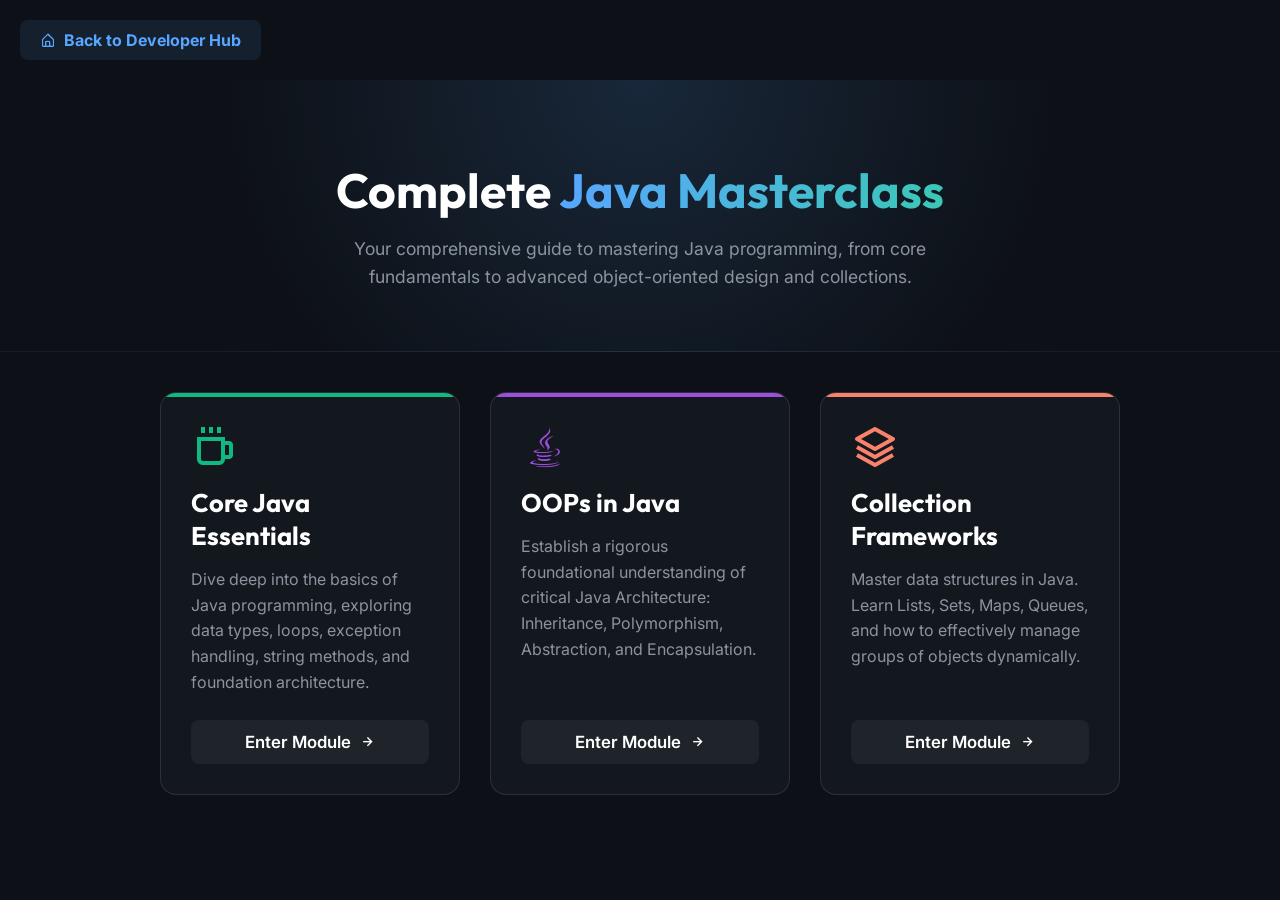
<file: java/index.html>
<!DOCTYPE html>
<html lang="en">
<head>
    <meta charset="UTF-8">
    <meta name="viewport" content="width=device-width, initial-scale=1.0">
    <title>Java Masterclass</title>
    <link href="https://fonts.googleapis.com/css2?family=Inter:wght@300;400;600;800&family=Outfit:wght@400;700&display=swap" rel="stylesheet">
    <link href='https://unpkg.com/boxicons@2.1.4/css/boxicons.min.css' rel='stylesheet'>
    <style>
        :root {
            --bg-dark: #0d1117;
            --card-bg: rgba(22, 27, 34, 0.8);
            --accent-main: #58a6ff;
            --accent-core: #10b981;
            --accent-oops: #9d4edd;
            --accent-collections: #f9826c;
            --text-main: #c9d1d9;
        }

        * { margin: 0; padding: 0; box-sizing: border-box; }
        body { font-family: 'Inter', sans-serif; background: var(--bg-dark); color: var(--text-main); min-height: 100vh; overflow-x: hidden; }

        .hero { position: relative; text-align: center; padding: 80px 20px 60px 20px; background: radial-gradient(circle at top, rgba(88, 166, 255, 0.15), transparent 60%); border-bottom: 1px solid rgba(255, 255, 255, 0.05); }
        .hero h1 { font-family: 'Outfit', sans-serif; font-size: 3rem; color: #fff; margin-bottom: 15px; }
        .hero h1 span { background: linear-gradient(90deg, var(--accent-main), #3bc7b7); -webkit-background-clip: text; -webkit-text-fill-color: transparent; }
        .hero p { font-size: 1.1rem; color: #8b949e; max-width: 600px; margin: 0 auto; line-height: 1.6; }
        
        .nav-back { display: inline-flex; align-items: center; justify-content: center; gap: 8px; color: var(--accent-main); text-decoration: none; font-weight: bold; margin-bottom: 20px; padding: 10px 20px; border-radius: 8px; background: rgba(88, 166, 255, 0.1); transition: 0.3s; margin-top: 20px; margin-left: 20px; }
        .nav-back:hover { background: rgba(88, 166, 255, 0.2); color: #fff; }

        .container { max-width: 1000px; margin: 0 auto; padding: 40px 20px; }
        .grid { display: grid; grid-template-columns: repeat(auto-fit, minmax(300px, 1fr)); gap: 30px; }

        .course-card { background: var(--card-bg); border-radius: 16px; padding: 30px; border: 1px solid rgba(255, 255, 255, 0.1); transition: transform 0.3s cubic-bezier(0.4, 0, 0.2, 1), box-shadow 0.3s; position: relative; overflow: hidden; text-decoration: none; display: flex; flex-direction: column; height: 100%; }
        .course-card::before { content: ''; position: absolute; top: 0; left: 0; width: 100%; height: 4px; background: var(--accent); transition: height 0.3s; }
        .course-card:hover { transform: translateY(-10px); box-shadow: 0 20px 40px rgba(0, 0, 0, 0.4); }
        .course-card:hover::before { height: 6px; }

        .card-core { --accent: var(--accent-core); }
        .card-oops { --accent: var(--accent-oops); }
        .card-collections { --accent: var(--accent-collections); }

        .card-icon { font-size: 3rem; color: var(--accent); margin-bottom: 15px; }
        .course-card h2 { font-size: 1.6rem; color: #fff; margin-bottom: 15px; font-family: 'Outfit', sans-serif; }
        .course-card p { color: #8b949e; line-height: 1.6; flex-grow: 1; margin-bottom: 25px; }

        .course-btn { display: inline-flex; align-items: center; justify-content: center; gap: 8px; width: 100%; padding: 12px; border-radius: 8px; background: rgba(255, 255, 255, 0.05); color: #fff; font-weight: 600; transition: background 0.2s, color 0.2s; font-size: 1.05rem; }
        .course-card:hover .course-btn { background: var(--accent); color: #000; }
    </style>
</head>
<body>
    <a href="../index.html" class="nav-back"><i class='bx bx-home-alt'></i> Back to Developer Hub</a>
    <header class="hero">
        <h1>Complete <span class="highlight">Java Masterclass</span></h1>
        <p>Your comprehensive guide to mastering Java programming, from core fundamentals to advanced object-oriented design and collections.</p>
    </header>

    <main class="container">
        <div class="grid">
            <!-- Core Java Essentials Module -->
            <a href="../core-java-essentials/index.html" class="course-card card-core">
                <i class='bx bx-coffee card-icon'></i>
                <h2>Core Java Essentials</h2>
                <p>Dive deep into the basics of Java programming, exploring data types, loops, exception handling, string methods, and foundation architecture.</p>
                <div class="course-btn">Enter Module <i class='bx bx-right-arrow-alt'></i></div>
            </a>

            <!-- Java OOPs Module -->
            <a href="../java-oops/index.html" class="course-card card-oops">
                <i class='bx bxl-java card-icon'></i>
                <h2>OOPs in Java</h2>
                <p>Establish a rigorous foundational understanding of critical Java Architecture: Inheritance, Polymorphism, Abstraction, and Encapsulation.</p>
                <div class="course-btn">Enter Module <i class='bx bx-right-arrow-alt'></i></div>
            </a>

            <!-- Java Collections Module -->
            <a href="../java-collections/index.html" class="course-card card-collections">
                <i class='bx bx-layer card-icon'></i>
                <h2>Collection Frameworks</h2>
                <p>Master data structures in Java. Learn Lists, Sets, Maps, Queues, and how to effectively manage groups of objects dynamically.</p>
                <div class="course-btn">Enter Module <i class='bx bx-right-arrow-alt'></i></div>
            </a>
        </div>
    </main>
</body>
</html>
</file>
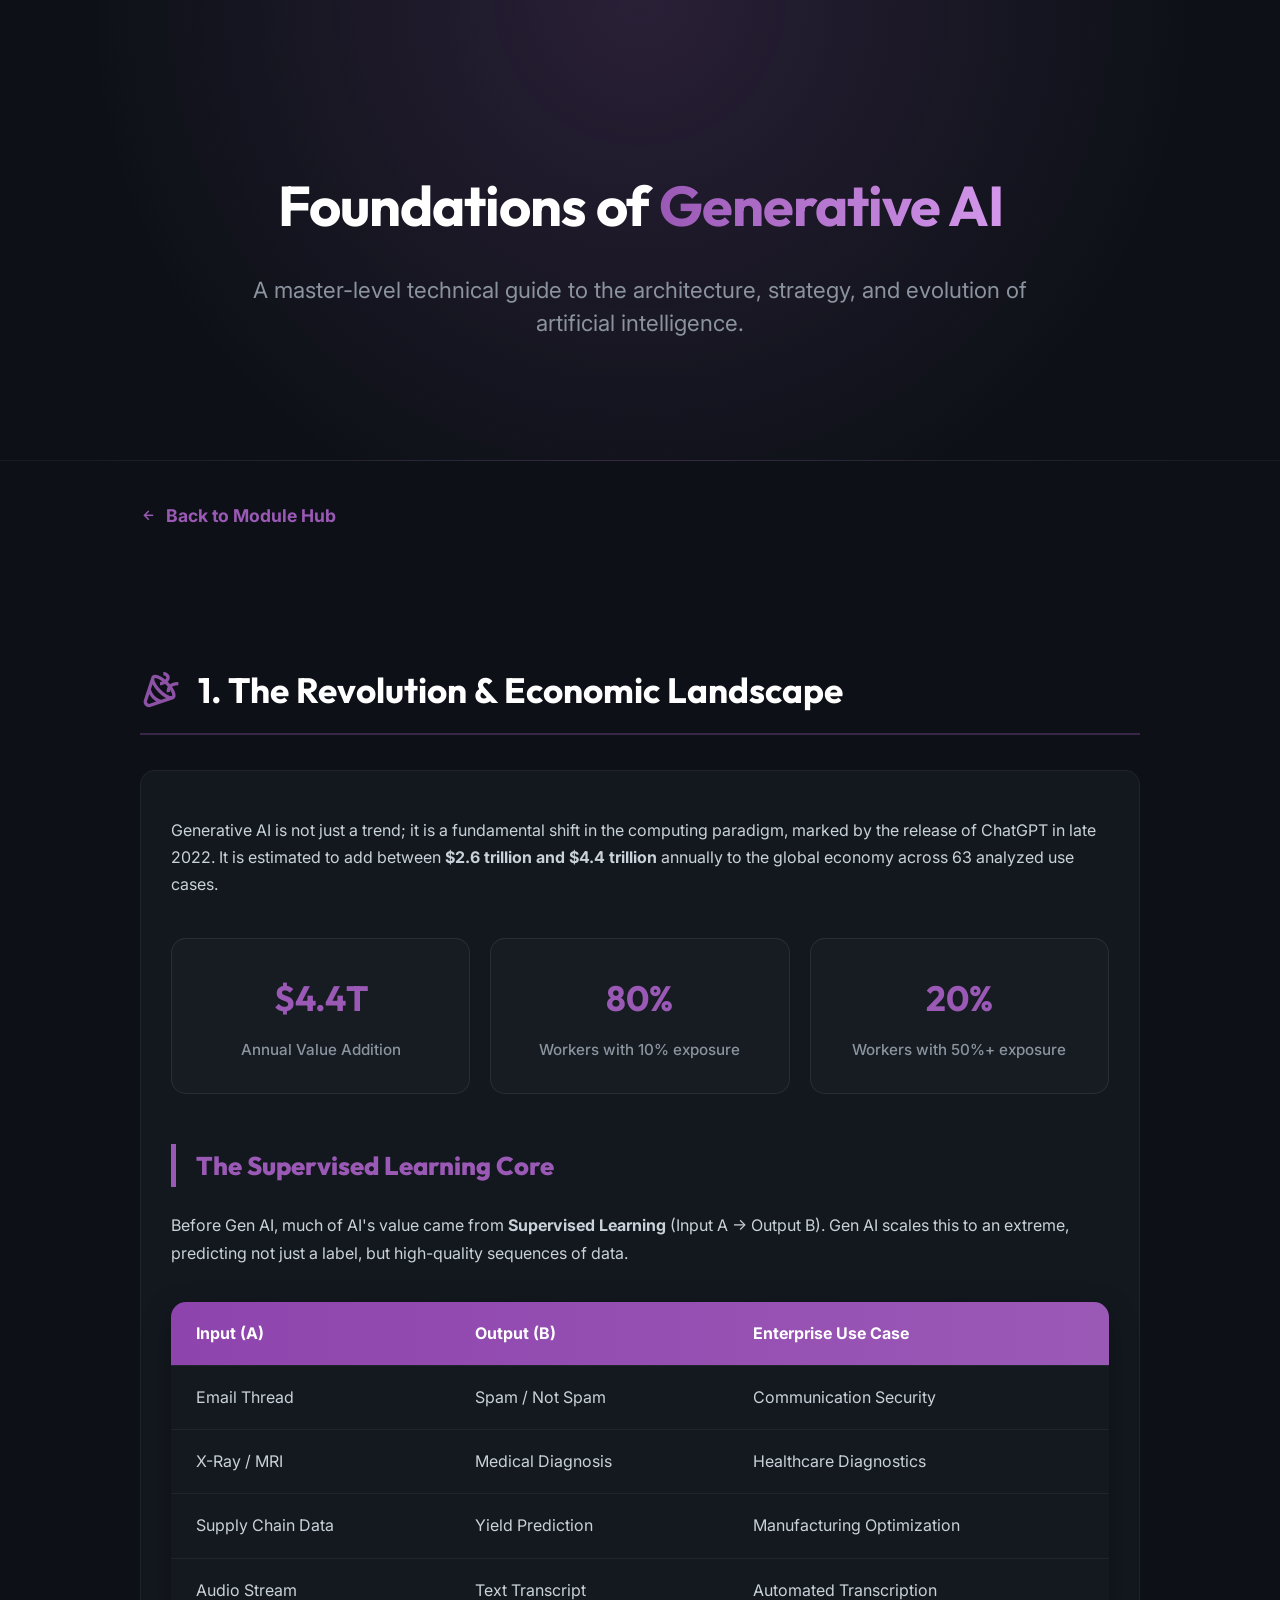
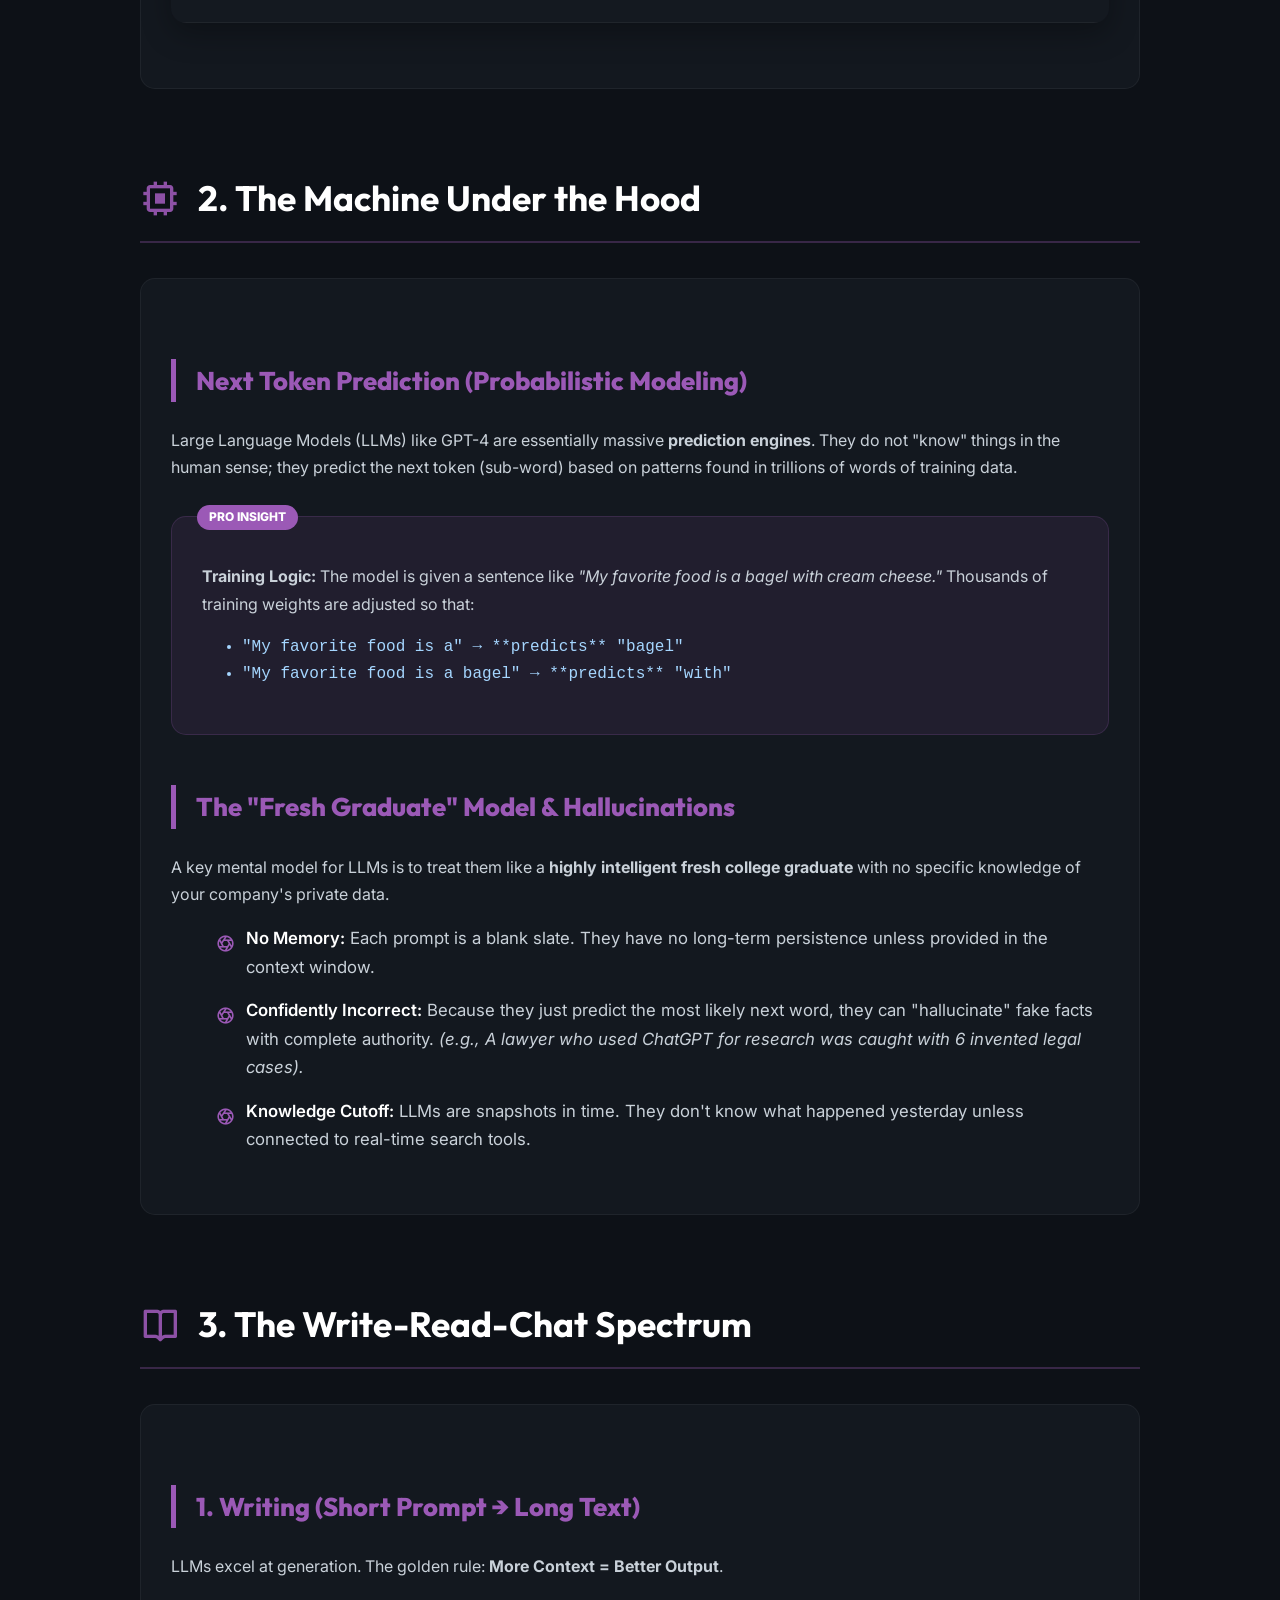
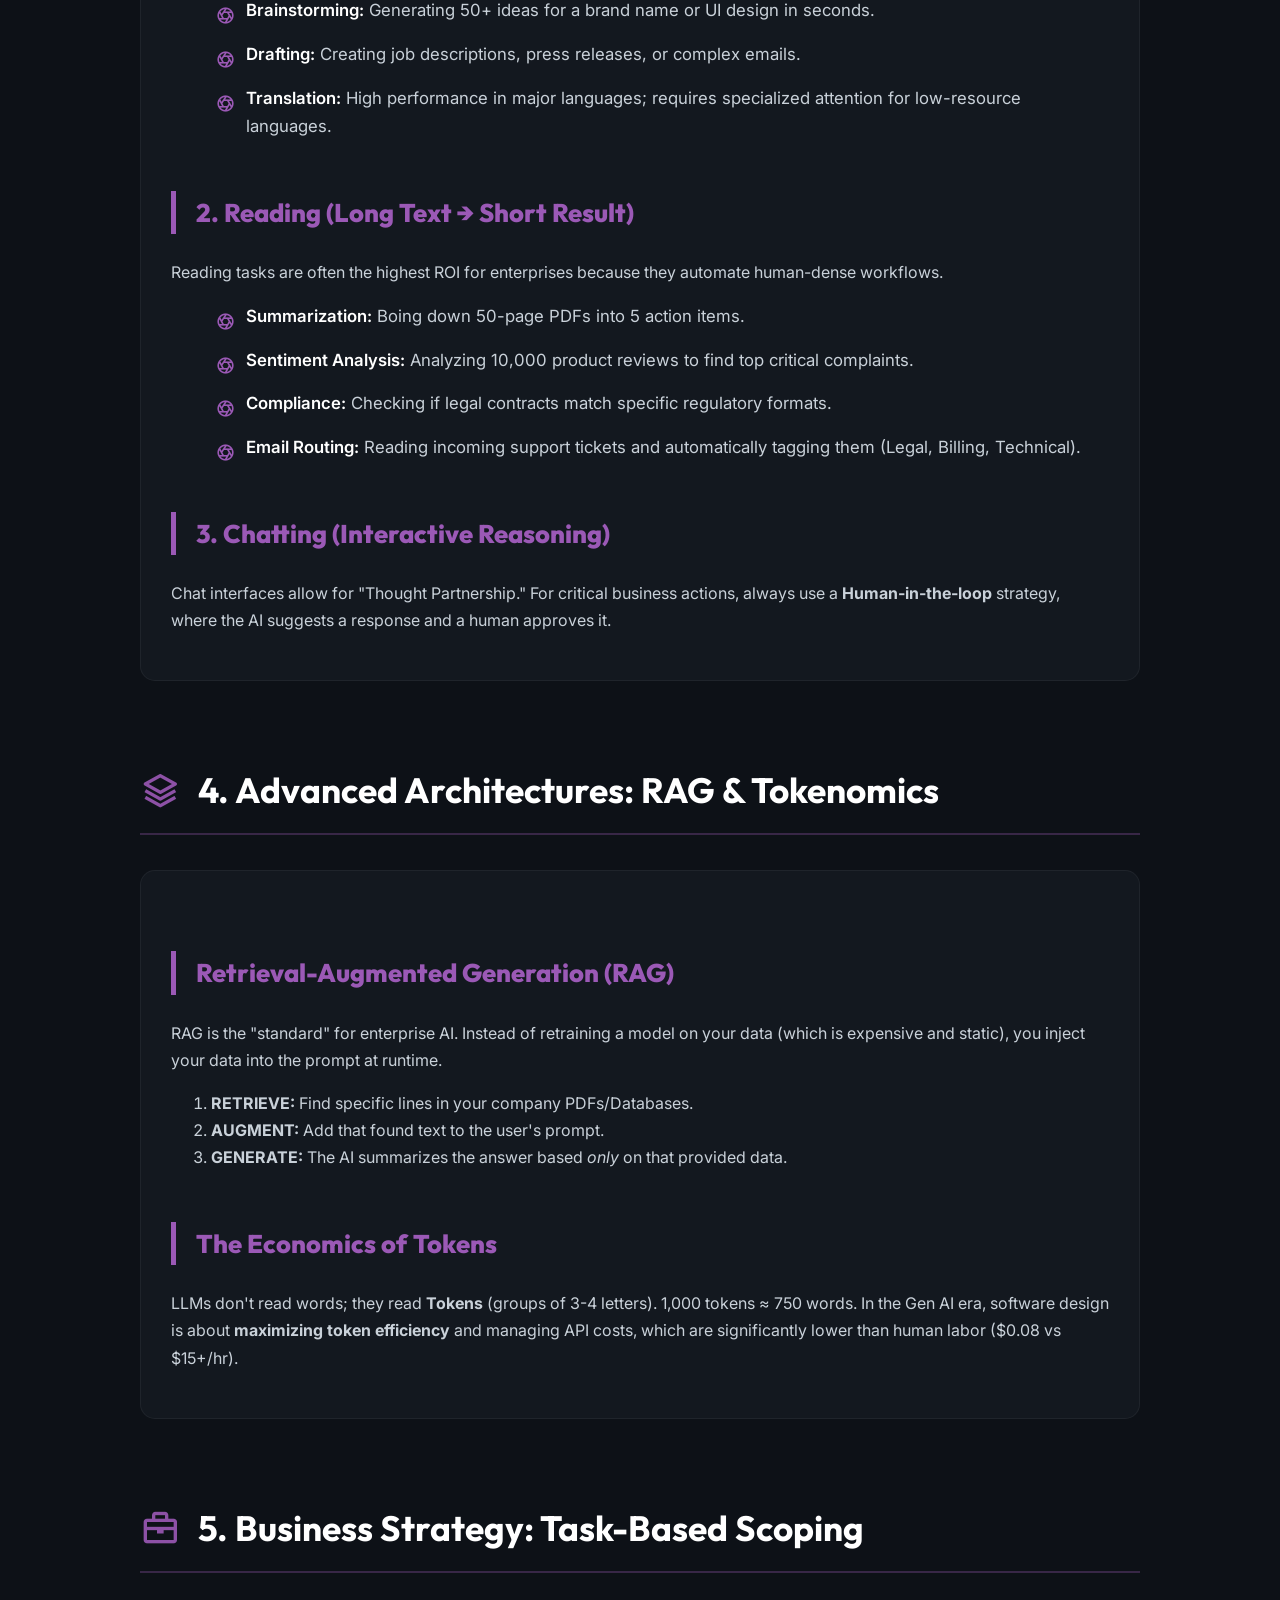
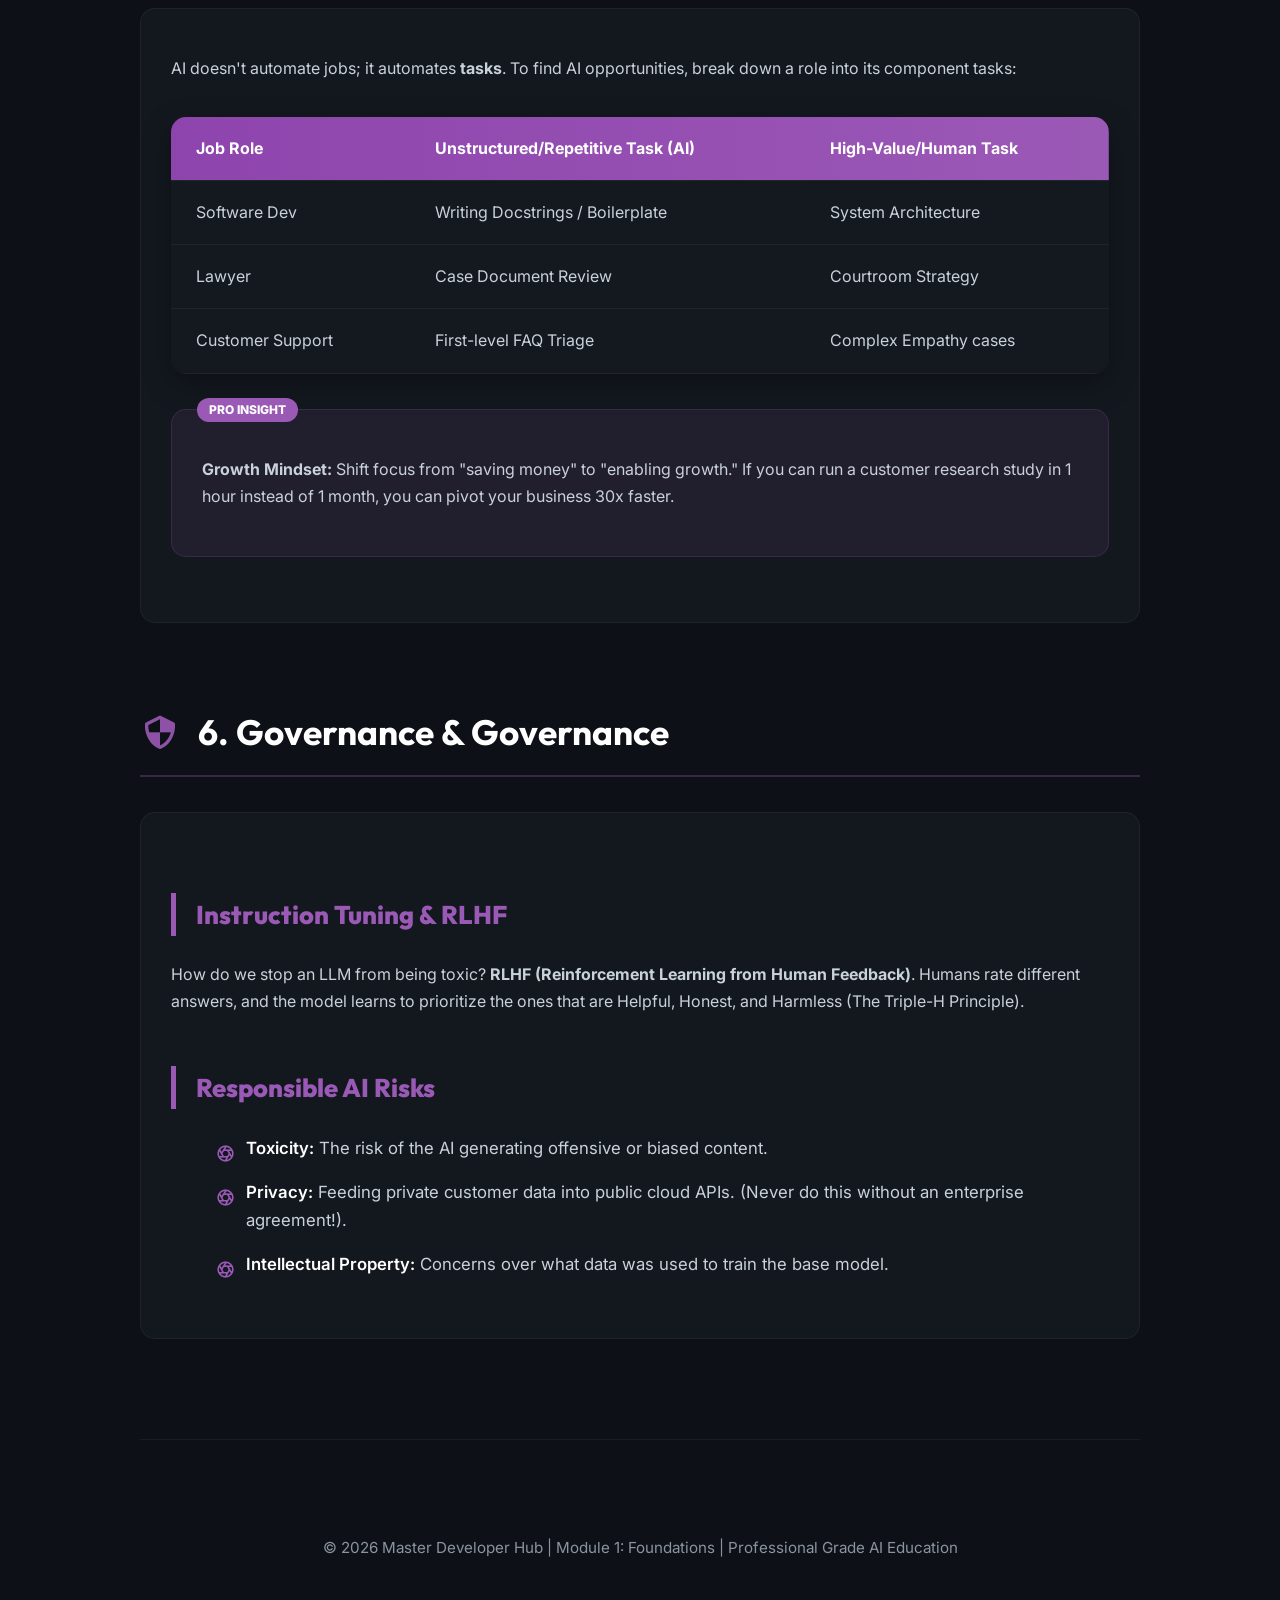
<file: gen-ai/foundations.html>
<!DOCTYPE html>
<html lang="en">
<head>
    <meta charset="UTF-8">
    <meta name="viewport" content="width=device-width, initial-scale=1.0">
    <title>Module 1: Foundations of Gen AI | Master Developer Hub</title>
    <link href="https://fonts.googleapis.com/css2?family=Inter:wght@300;400;600;800&family=Outfit:wght@400;700&display=swap" rel="stylesheet">
    <link href='https://unpkg.com/boxicons@2.1.4/css/boxicons.min.css' rel='stylesheet'>
    <style>
        :root {
            --accent-main: #9b59b6;
            --accent-sec: #8e44ad;
            --bg-dark: #0d1117;
            --card-bg: rgba(22, 27, 34, 0.8);
            --text-main: #c9d1d9;
            --transition: all 0.3s cubic-bezier(0.4, 0, 0.2, 1);
        }
        body {
            font-family: 'Inter', sans-serif;
            background: var(--bg-dark);
            color: var(--text-main);
            margin: 0;
            padding: 0;
            line-height: 1.7;
            overflow-x: hidden;
        }
        .container {
            max-width: 1000px;
            margin: 0 auto;
            padding: 40px 20px;
        }
        .hero { 
            background: radial-gradient(circle at top, rgba(155, 89, 182, 0.2), transparent 70%); 
            padding: 120px 20px; 
            text-align: center; 
            border-bottom: 1px solid rgba(255,255,255,0.05); 
        }
        .hero h1 { font-family: 'Outfit', sans-serif; font-size: 3.5rem; color: #fff; margin-bottom: 20px; letter-spacing: -1px; }
        .hero h1 span { 
            background: linear-gradient(90deg, #9b59b6, #d397eb); 
            -webkit-background-clip: text; 
            background-clip: text; 
            -webkit-text-fill-color: transparent; 
        }
        .hero p { color: #8b949e; font-size: 1.4rem; max-width: 800px; margin: 0 auto; line-height: 1.5; }
        
        .nav-back { display: inline-flex; align-items: center; gap: 8px; color: var(--accent-main); text-decoration: none; font-weight: bold; margin-bottom: 50px; transition: var(--transition); font-size: 1.1rem; }
        .nav-back:hover { color: #fff; transform: translateX(-5px); }
        
        .section-header { font-size: 2.2rem; border-bottom: 2px solid rgba(155, 89, 182, 0.3); padding-bottom: 12px; margin-top: 80px; margin-bottom: 35px; color: #fff; font-family: 'Outfit', sans-serif; display: flex; align-items: center; gap: 18px;}
        .section-header i { font-size: 2.5rem; color: var(--accent-main); opacity: 0.9; }
        
        .sub-header { color: var(--accent-main); font-size: 1.6rem; margin-top: 50px; margin-bottom: 25px; border-left: 5px solid var(--accent-main); padding-left: 20px; font-weight: 800; font-family: 'Outfit', sans-serif;}
        
        .content-card { background: var(--card-bg); border: 1px solid rgba(255,255,255,0.05); border-radius: 15px; padding: 30px; margin-bottom: 30px; transition: var(--transition); }
        .content-card:hover { border-color: rgba(155, 89, 182, 0.2); }

        ul.bullet-list { margin-left: 5px; margin-bottom: 30px; color: #c9d1d9; list-style-type: none; }
        ul.bullet-list li { position: relative; padding-left: 30px; margin-bottom: 15px; font-size: 1.05rem; }
        ul.bullet-list li::before { content: '\e9ae'; font-family: 'boxicons' !important; position: absolute; left: 0; color: var(--accent-main); font-size: 1.2rem; top: 4px; }
        ul.bullet-list li strong { color: #fff; font-weight: 600; }
        
        table.styled-table { width: 100%; border-collapse: collapse; margin: 35px 0; font-size: 1rem; border-radius: 15px; overflow: hidden; background: rgba(22, 27, 34, 0.5); box-shadow: 0 10px 30px rgba(0,0,0,0.3); }
        table.styled-table thead tr { background: linear-gradient(90deg, #8e44ad, #9b59b6); color: #ffffff; text-align: left; }
        table.styled-table th, table.styled-table td { padding: 18px 25px; border-bottom: 1px solid rgba(255,255,255,0.05); }
        table.styled-table tbody tr:hover { background: rgba(255,255,255,0.02); }
        
        .highlight-box { background: rgba(155, 89, 182, 0.1); border: 1px solid rgba(155, 89, 182, 0.2); padding: 30px; border-radius: 15px; margin: 35px 0; position: relative; }
        .highlight-box::after { content: 'PRO INSIGHT'; position: absolute; top: -12px; left: 25px; background: #9b59b6; color: #fff; padding: 2px 12px; font-size: 0.75rem; border-radius: 20px; font-weight: 800; }
        
        .metric-grid { display: grid; grid-template-columns: repeat(auto-fit, minmax(220px, 1fr)); gap: 20px; margin: 40px 0; }
        .metric-card { background: rgba(255,255,255,0.02); border: 1px solid rgba(255,255,255,0.08); padding: 30px; border-radius: 15px; text-align: center; }
        .metric-card h4 { font-size: 2.2rem; color: var(--accent-main); margin: 0 0 8px 0; font-family: 'Outfit', sans-serif; }
        .metric-card p { font-size: 0.95rem; color: #8b949e; margin: 0; font-weight: 500; }

        .footer { text-align: center; padding: 80px 20px; border-top: 1px solid rgba(255,255,255,0.05); margin-top: 100px; color: #8b949e; font-size: 0.95rem; }
    </style>
</head>
<body>

    <header class="hero">
        <h1>Foundations of <span>Generative AI</span></h1>
        <p>A master-level technical guide to the architecture, strategy, and evolution of artificial intelligence.</p>
    </header>

    <main class="container">
        <a href="index.html" class="nav-back"><i class='bx bx-left-arrow-alt'></i> Back to Module Hub</a>

        <!-- PART 1: REVOLUTION -->
        <h2 class="section-header"><i class='bx bx-party'></i> 1. The Revolution & Economic Landscape</h2>
        <div class="content-card">
            <p>Generative AI is not just a trend; it is a fundamental shift in the computing paradigm, marked by the release of ChatGPT in late 2022. It is estimated to add between <strong>$2.6 trillion and $4.4 trillion</strong> annually to the global economy across 63 analyzed use cases.</p>
            
            <div class="metric-grid">
                <div class="metric-card"><h4>$4.4T</h4><p>Annual Value Addition</p></div>
                <div class="metric-card"><h4>80%</h4><p>Workers with 10% exposure</p></div>
                <div class="metric-card"><h4>20%</h4><p>Workers with 50%+ exposure</p></div>
            </div>

            <h3 class="sub-header">The Supervised Learning Core</h3>
            <p>Before Gen AI, much of AI's value came from <strong>Supervised Learning</strong> (Input A &rarr; Output B). Gen AI scales this to an extreme, predicting not just a label, but high-quality sequences of data.</p>
            
            <table class="styled-table">
                <thead><tr><th>Input (A)</th><th>Output (B)</th><th>Enterprise Use Case</th></tr></thead>
                <tbody>
                    <tr><td>Email Thread</td><td>Spam / Not Spam</td><td>Communication Security</td></tr>
                    <tr><td>X-Ray / MRI</td><td>Medical Diagnosis</td><td>Healthcare Diagnostics</td></tr>
                    <tr><td>Supply Chain Data</td><td>Yield Prediction</td><td>Manufacturing Optimization</td></tr>
                    <tr><td>Audio Stream</td><td>Text Transcript</td><td>Automated Transcription</td></tr>
                </tbody>
            </table>
        </div>

        <!-- PART 2: MECHANICS -->
        <h2 class="section-header"><i class='bx bx-chip'></i> 2. The Machine Under the Hood</h2>
        <div class="content-card">
            <h3 class="sub-header">Next Token Prediction (Probabilistic Modeling)</h3>
            <p>Large Language Models (LLMs) like GPT-4 are essentially massive <strong>prediction engines</strong>. They do not "know" things in the human sense; they predict the next token (sub-word) based on patterns found in trillions of words of training data.</p>
            
            <div class="highlight-box">
                <p><strong>Training Logic:</strong> The model is given a sentence like <em>"My favorite food is a bagel with cream cheese."</em> Thousands of training weights are adjusted so that:</p>
                <ul style="margin-top:15px; font-family: 'Courier New', monospace; color: #a5d6ff;">
                    <li>"My favorite food is a" &rarr; **predicts** "bagel"</li>
                    <li>"My favorite food is a bagel" &rarr; **predicts** "with"</li>
                </ul>
            </div>

            <h3 class="sub-header">The "Fresh Graduate" Model & Hallucinations</h3>
            <p>A key mental model for LLMs is to treat them like a <strong>highly intelligent fresh college graduate</strong> with no specific knowledge of your company's private data.</p>
            <ul class="bullet-list">
                <li><strong>No Memory:</strong> Each prompt is a blank slate. They have no long-term persistence unless provided in the context window.</li>
                <li><strong>Confidently Incorrect:</strong> Because they just predict the most likely next word, they can "hallucinate" fake facts with complete authority. <em>(e.g., A lawyer who used ChatGPT for research was caught with 6 invented legal cases).</em></li>
                <li><strong>Knowledge Cutoff:</strong> LLMs are snapshots in time. They don't know what happened yesterday unless connected to real-time search tools.</li>
            </ul>
        </div>

        <!-- PART 3: SPECTRUM -->
        <h2 class="section-header"><i class='bx bx-book-open'></i> 3. The Write-Read-Chat Spectrum</h2>
        <div class="content-card">
            <h3 class="sub-header">1. Writing (Short Prompt &rarr; Long Text)</h3>
            <p>LLMs excel at generation. The golden rule: <strong>More Context = Better Output</strong>.</p>
            <ul class="bullet-list">
                <li><strong>Brainstorming:</strong> Generating 50+ ideas for a brand name or UI design in seconds.</li>
                <li><strong>Drafting:</strong> Creating job descriptions, press releases, or complex emails.</li>
                <li><strong>Translation:</strong> High performance in major languages; requires specialized attention for low-resource languages.</li>
            </ul>

            <h3 class="sub-header">2. Reading (Long Text &rarr; Short Result)</h3>
            <p>Reading tasks are often the highest ROI for enterprises because they automate human-dense workflows.</p>
            <ul class="bullet-list">
                <li><strong>Summarization:</strong> Boing down 50-page PDFs into 5 action items.</li>
                <li><strong>Sentiment Analysis:</strong> Analyzing 10,000 product reviews to find top critical complaints.</li>
                <li><strong>Compliance:</strong> Checking if legal contracts match specific regulatory formats.</li>
                <li><strong>Email Routing:</strong> Reading incoming support tickets and automatically tagging them (Legal, Billing, Technical).</li>
            </ul>

            <h3 class="sub-header">3. Chatting (Interactive Reasoning)</h3>
            <p>Chat interfaces allow for "Thought Partnership." For critical business actions, always use a <strong>Human-in-the-loop</strong> strategy, where the AI suggests a response and a human approves it.</p>
        </div>

        <!-- PART 4: ARCHITECTURES -->
        <h2 class="section-header"><i class='bx bx-layer'></i> 4. Advanced Architectures: RAG & Tokenomics</h2>
        <div class="content-card">
            <h3 class="sub-header">Retrieval-Augmented Generation (RAG)</h3>
            <p>RAG is the "standard" for enterprise AI. Instead of retraining a model on your data (which is expensive and static), you inject your data into the prompt at runtime.</p>
            <ol style="margin-top: 15px; color: #c9d1d9;">
                <li><strong>RETRIEVE:</strong> Find specific lines in your company PDFs/Databases.</li>
                <li><strong>AUGMENT:</strong> Add that found text to the user's prompt.</li>
                <li><strong>GENERATE:</strong> The AI summarizes the answer based <em>only</em> on that provided data.</li>
            </ol>

            <h3 class="sub-header">The Economics of Tokens</h3>
            <p>LLMs don't read words; they read <strong>Tokens</strong> (groups of 3-4 letters). 1,000 tokens &approx; 750 words. In the Gen AI era, software design is about <strong>maximizing token efficiency</strong> and managing API costs, which are significantly lower than human labor ($0.08 vs $15+/hr).</p>
        </div>

        <!-- PART 5: STRATEGY -->
        <h2 class="section-header"><i class='bx bx-briefcase'></i> 5. Business Strategy: Task-Based Scoping</h2>
        <div class="content-card">
            <p>AI doesn't automate jobs; it automates <strong>tasks</strong>. To find AI opportunities, break down a role into its component tasks:</p>
            <table class="styled-table">
                <thead><tr><th>Job Role</th><th>Unstructured/Repetitive Task (AI)</th><th>High-Value/Human Task</th></tr></thead>
                <tbody>
                    <tr><td>Software Dev</td><td>Writing Docstrings / Boilerplate</td><td>System Architecture</td></tr>
                    <tr><td>Lawyer</td><td>Case Document Review</td><td>Courtroom Strategy</td></tr>
                    <tr><td>Customer Support</td><td>First-level FAQ Triage</td><td>Complex Empathy cases</td></tr>
                </tbody>
            </table>
            <div class="highlight-box">
                <p><strong>Growth Mindset:</strong> Shift focus from "saving money" to "enabling growth." If you can run a customer research study in 1 hour instead of 1 month, you can pivot your business 30x faster.</p>
            </div>
        </div>

        <!-- PART 6: GOVERNANCE -->
        <h2 class="section-header"><i class='bx bx-shield-quarter'></i> 6. Governance & Governance</h2>
        <div class="content-card">
            <h3 class="sub-header">Instruction Tuning & RLHF</h3>
            <p>How do we stop an LLM from being toxic? <strong>RLHF (Reinforcement Learning from Human Feedback)</strong>. Humans rate different answers, and the model learns to prioritize the ones that are Helpful, Honest, and Harmless (The Triple-H Principle).</p>
            
            <h3 class="sub-header">Responsible AI Risks</h3>
            <ul class="bullet-list">
                <li><strong>Toxicity:</strong> The risk of the AI generating offensive or biased content.</li>
                <li><strong>Privacy:</strong> Feeding private customer data into public cloud APIs. (Never do this without an enterprise agreement!).</li>
                <li><strong>Intellectual Property:</strong> Concerns over what data was used to train the base model.</li>
            </ul>
        </div>

        <div class="footer">
            <p>© 2026 Master Developer Hub | Module 1: Foundations | Professional Grade AI Education</p>
        </div>
    </main>
</body>
</html>
</file>
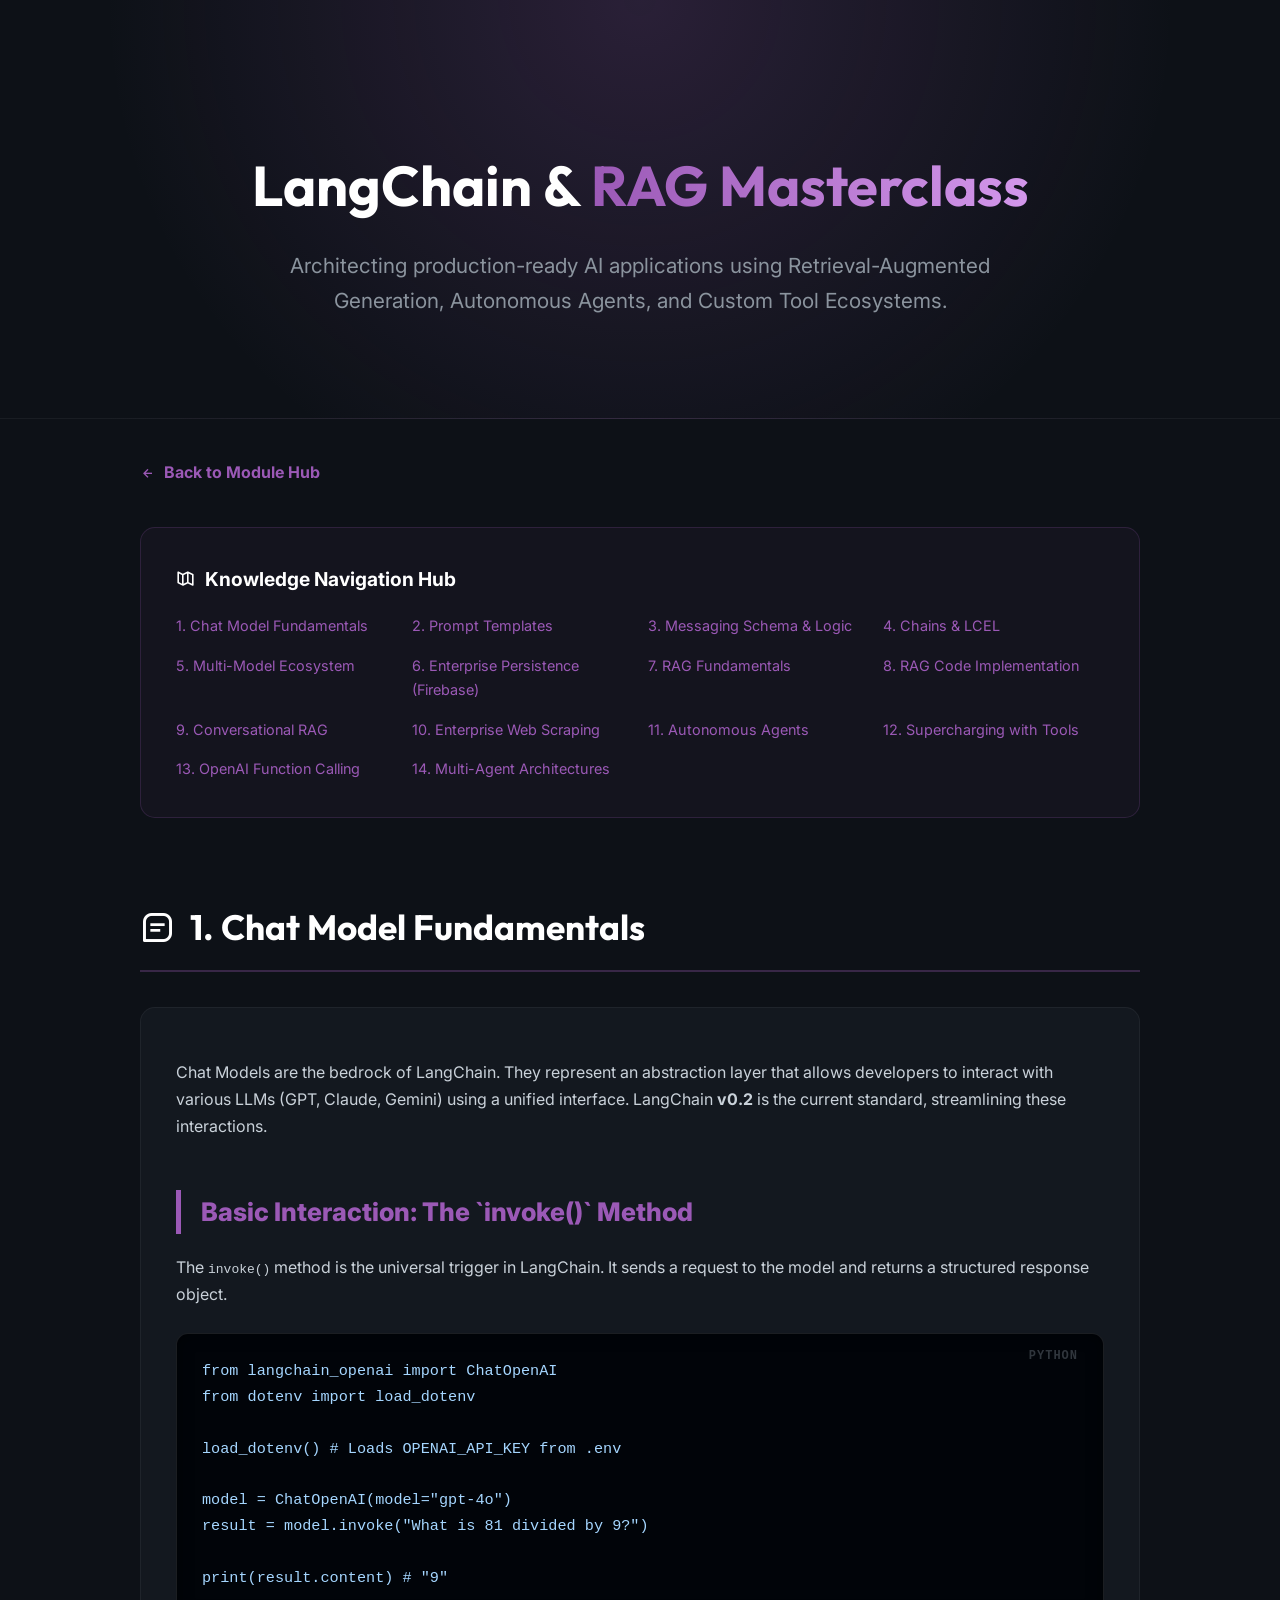
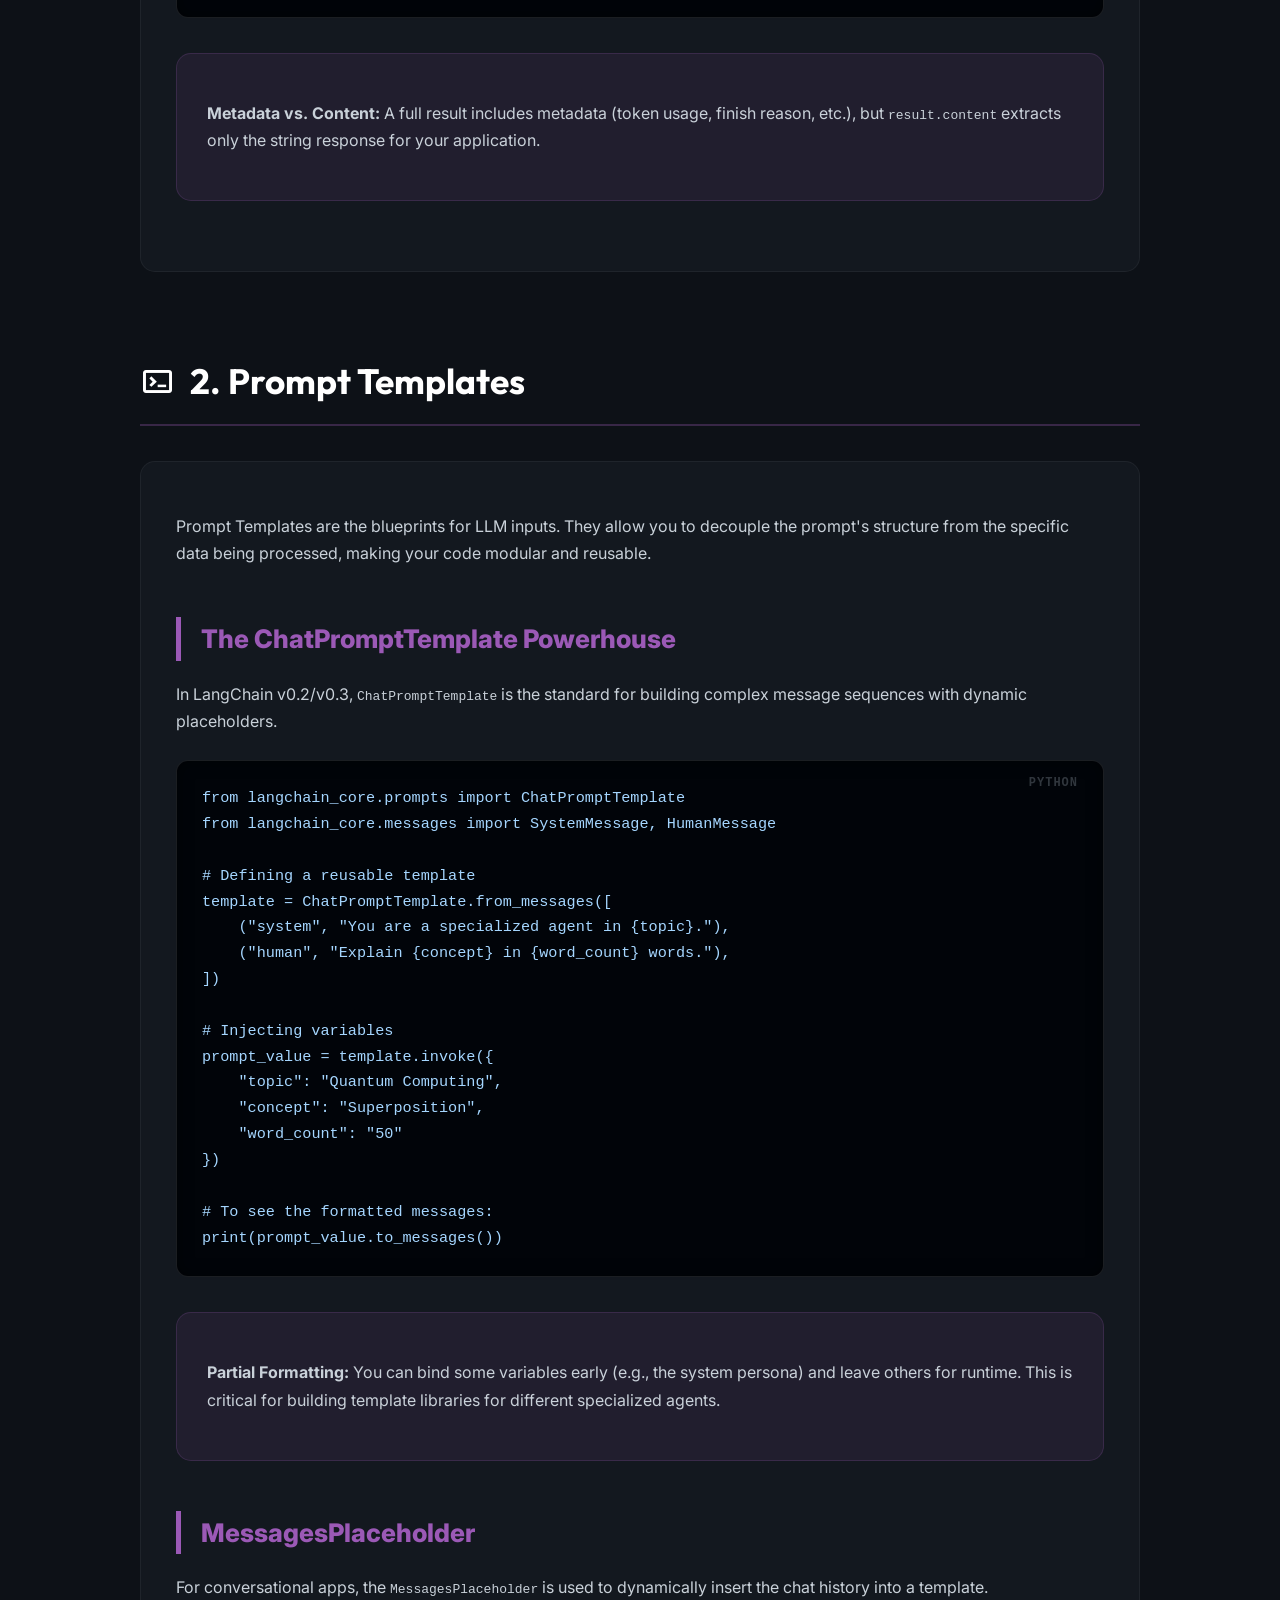
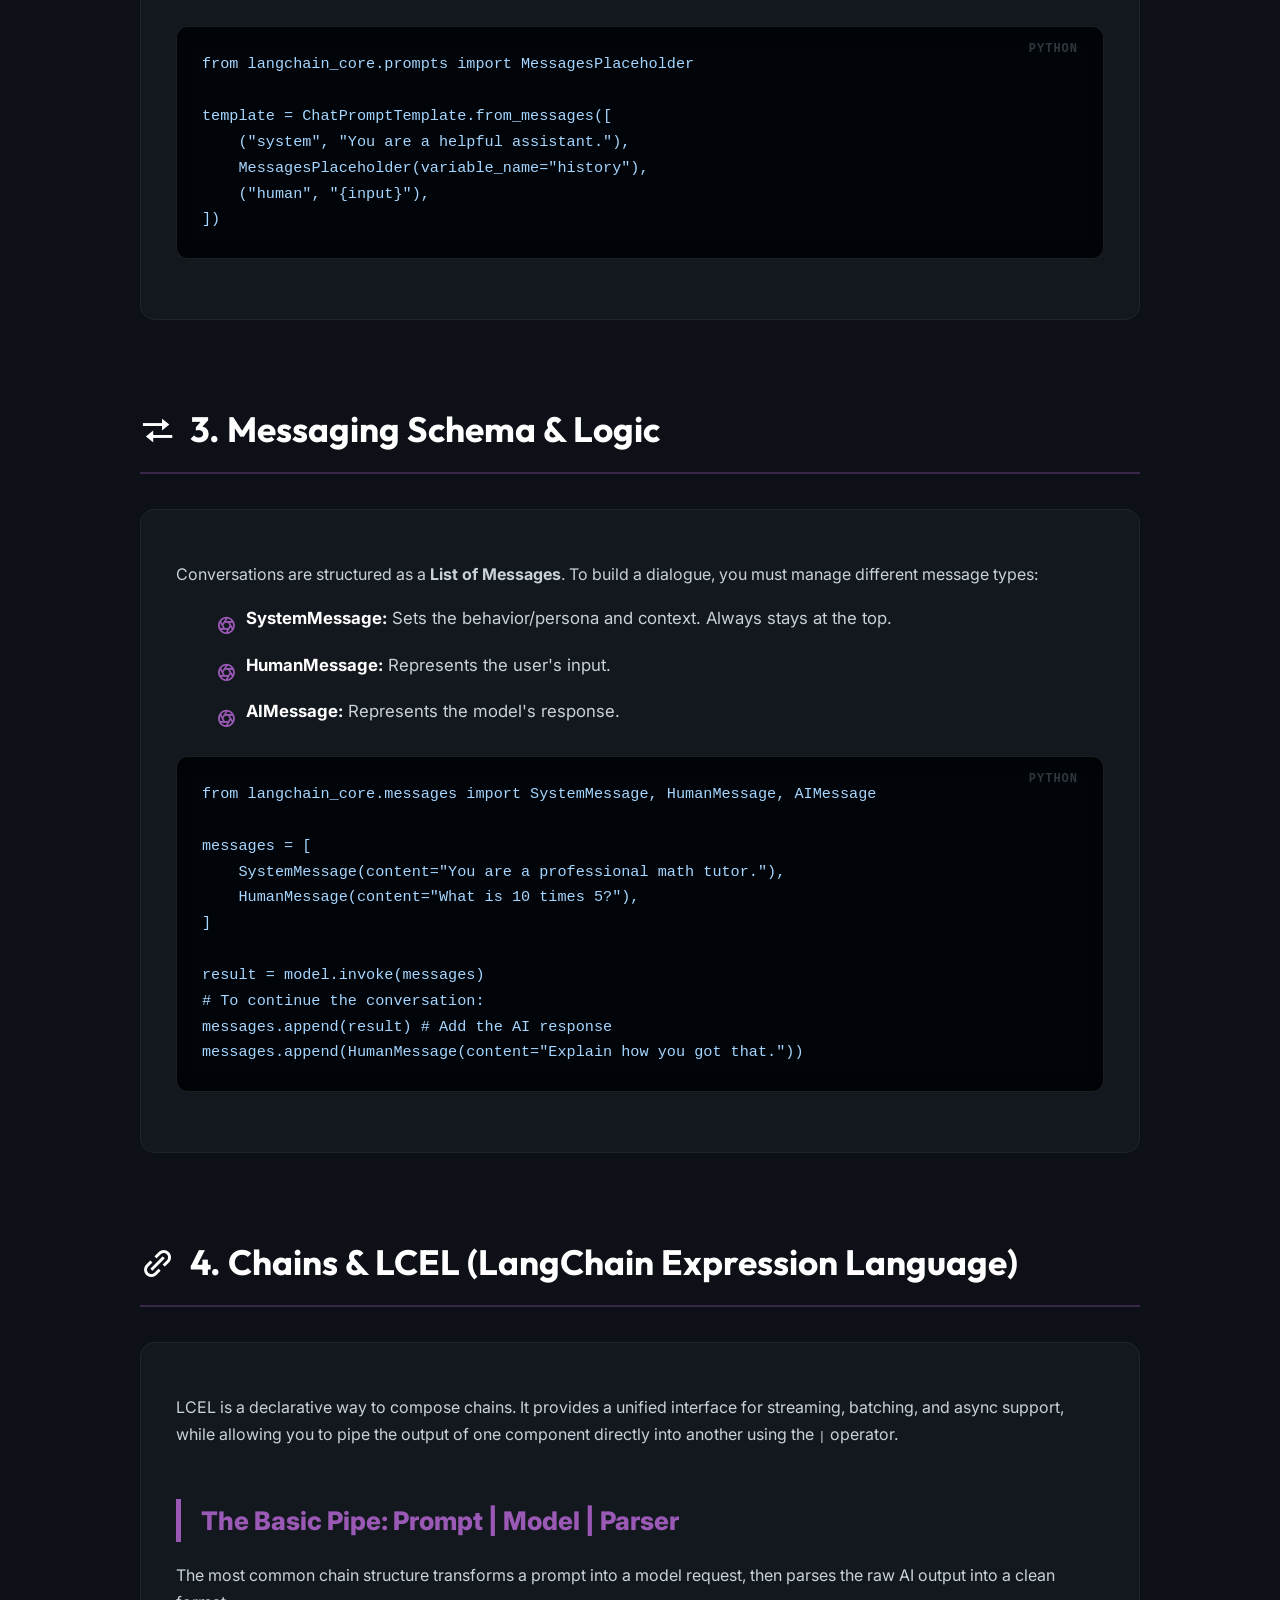
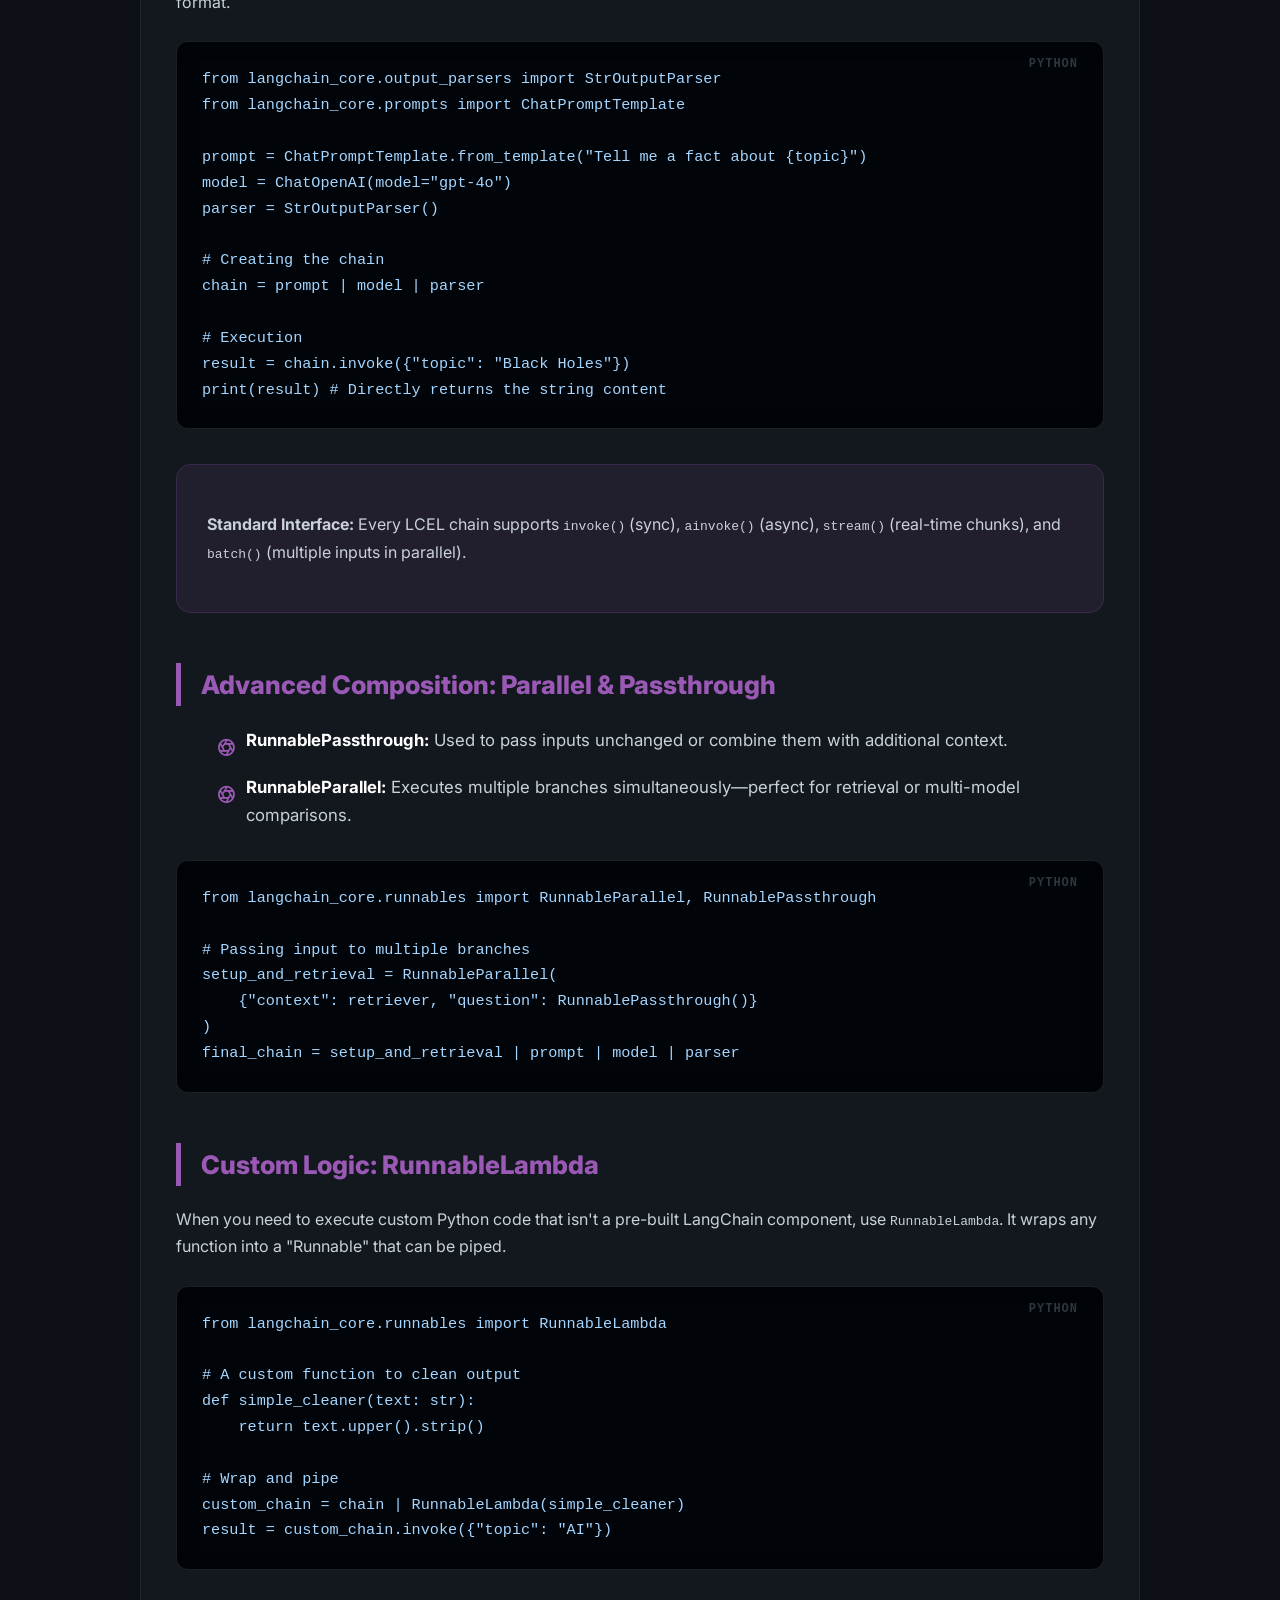
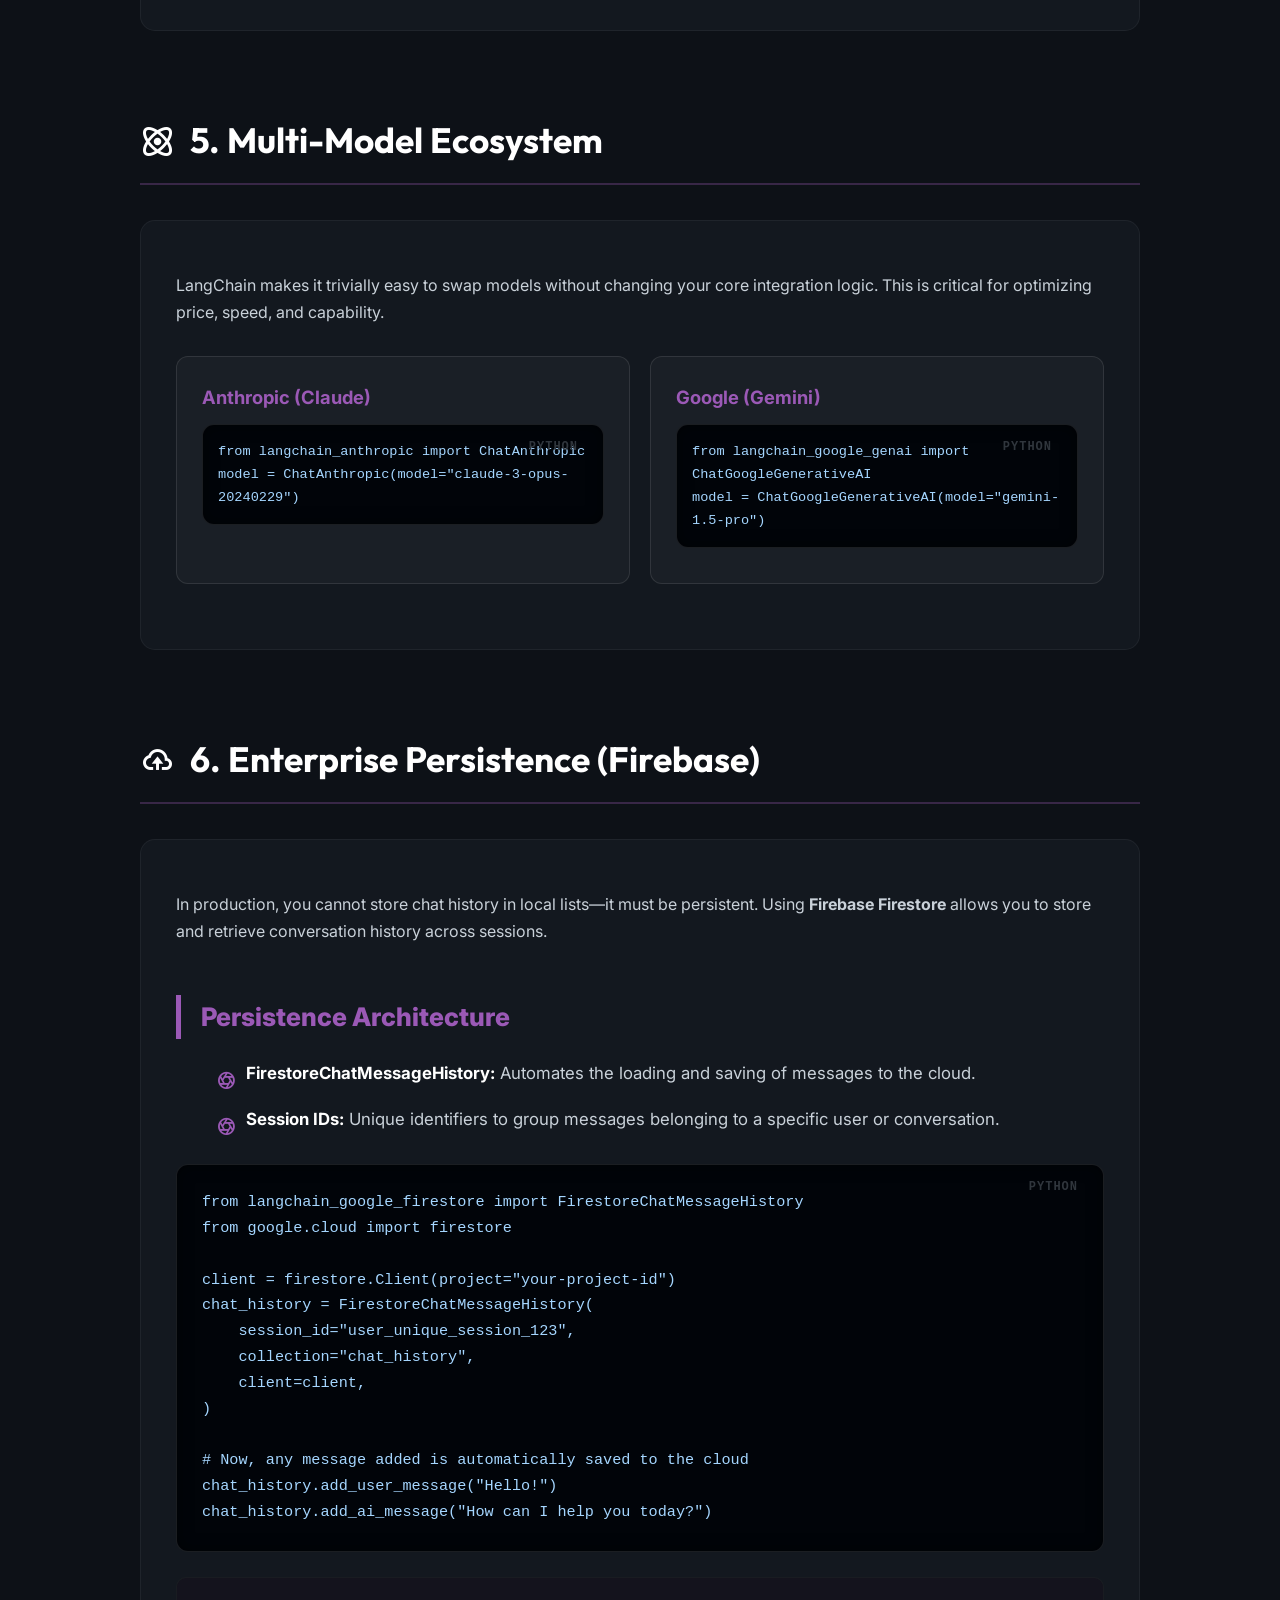
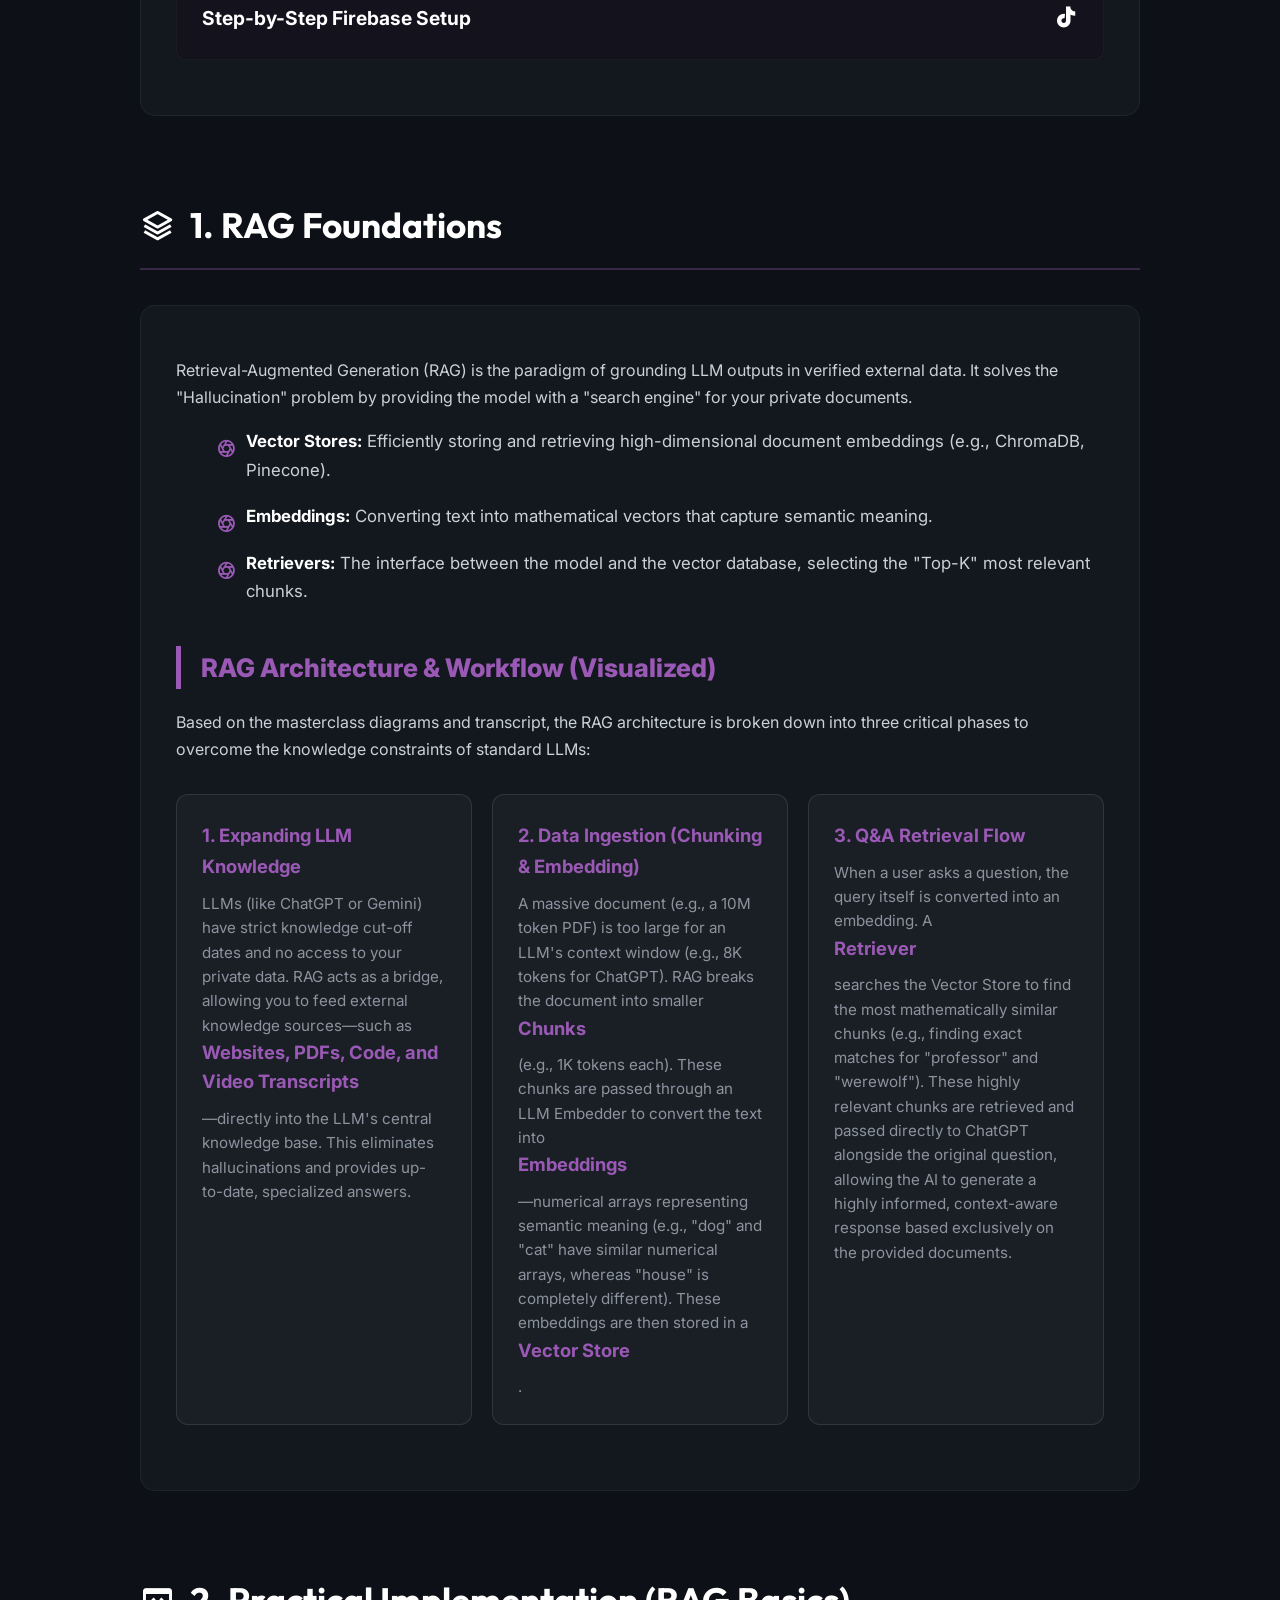
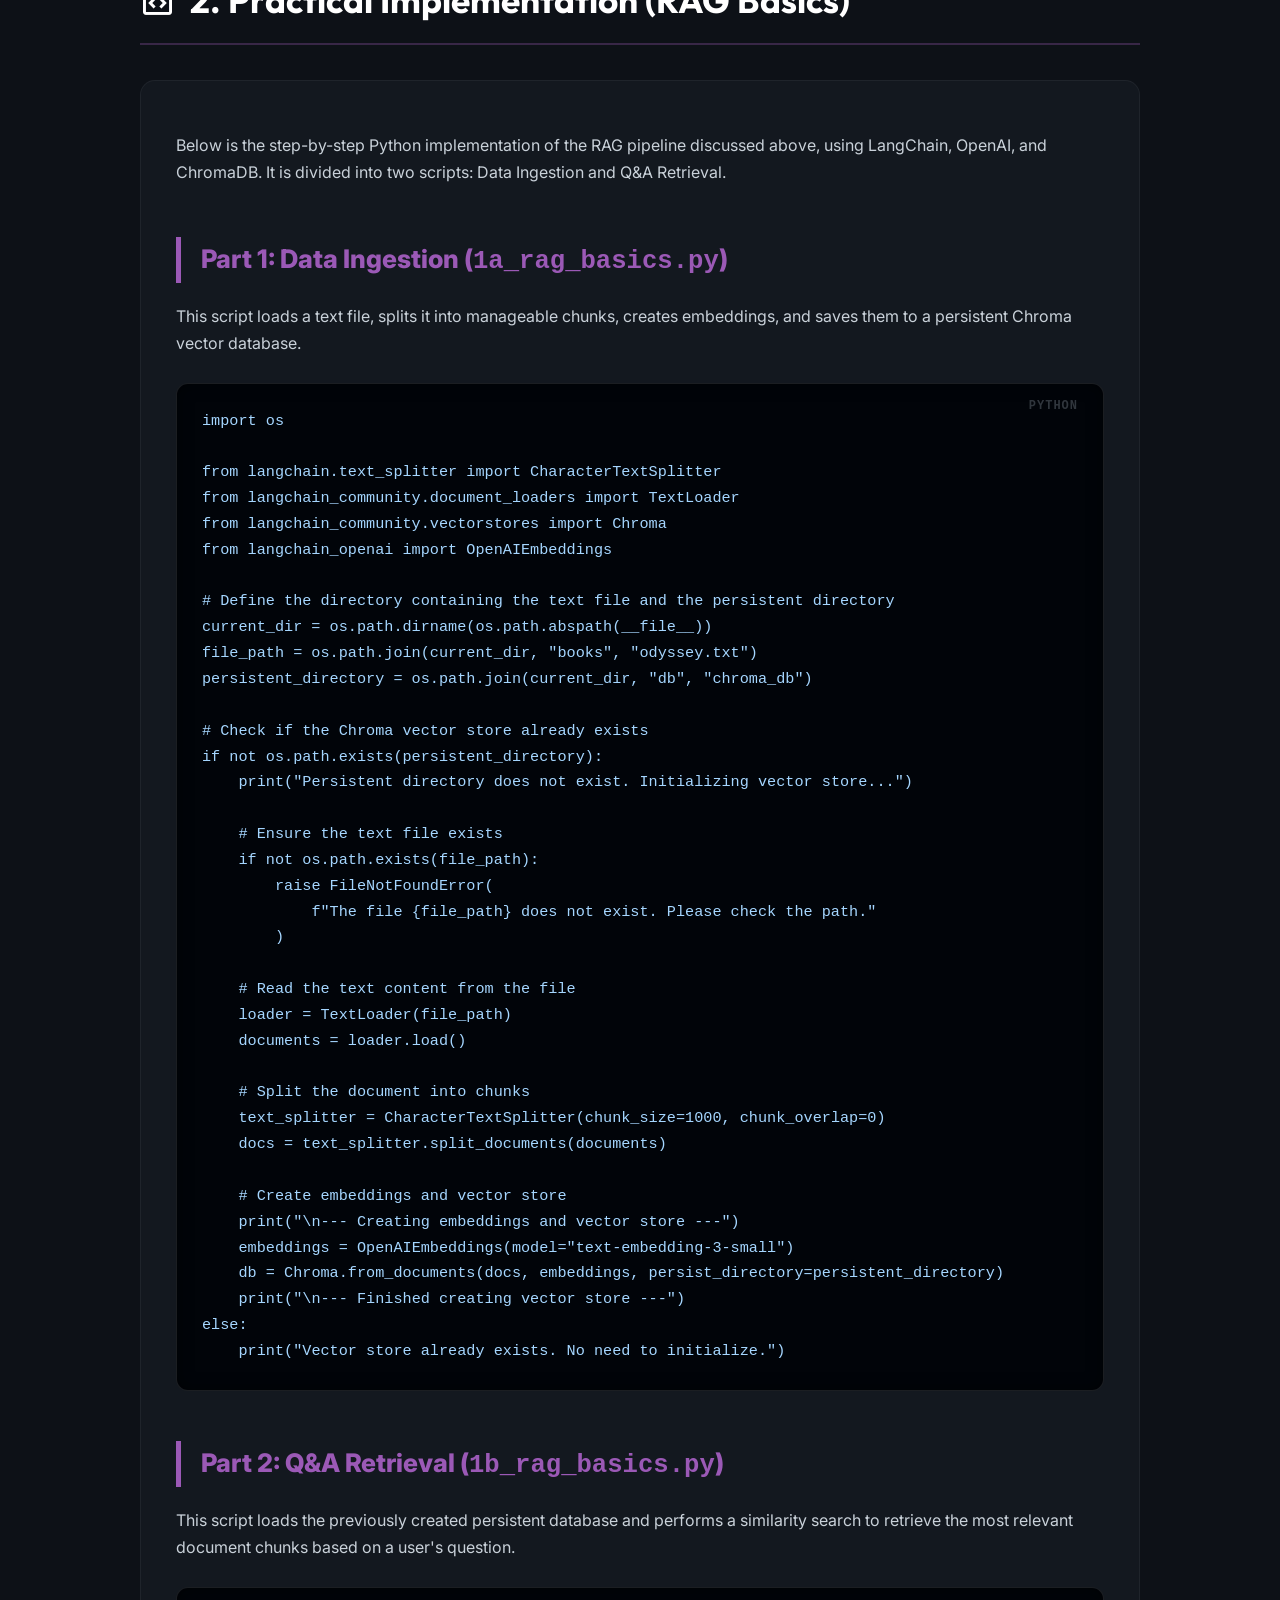
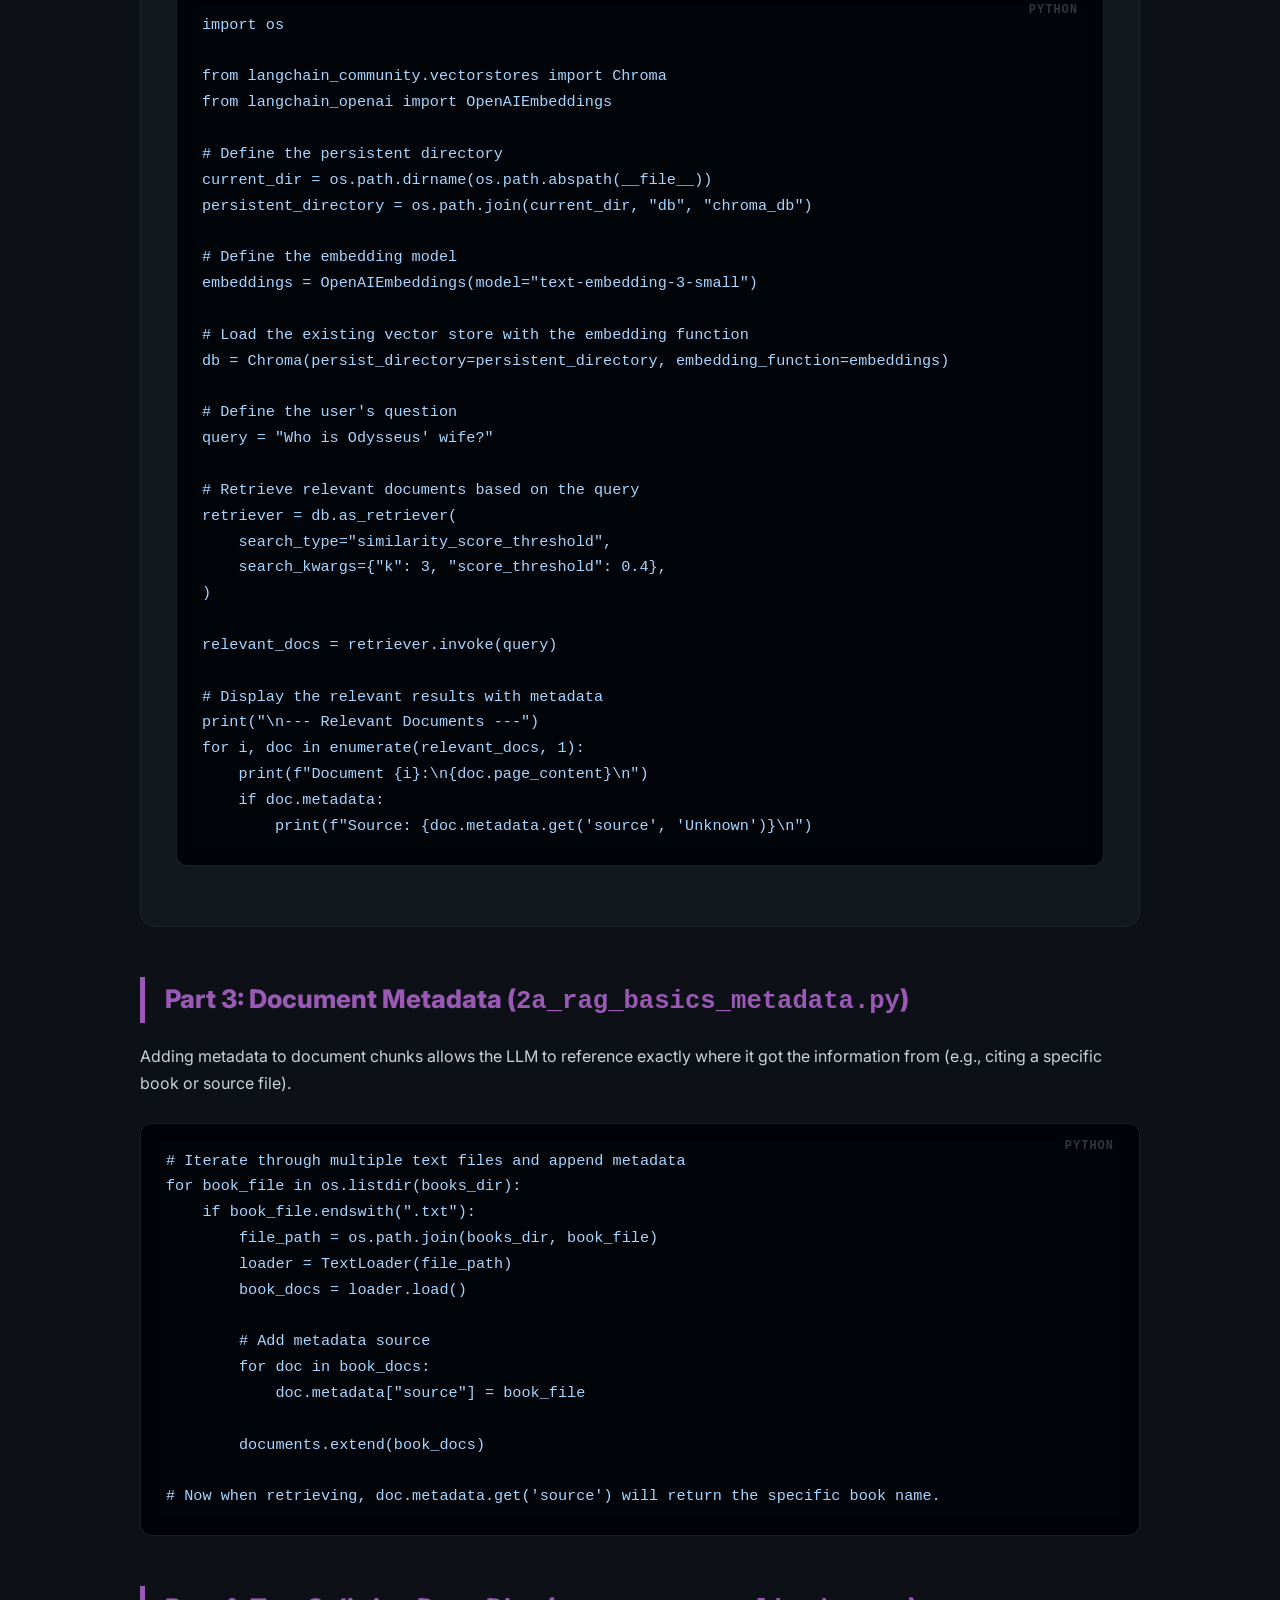
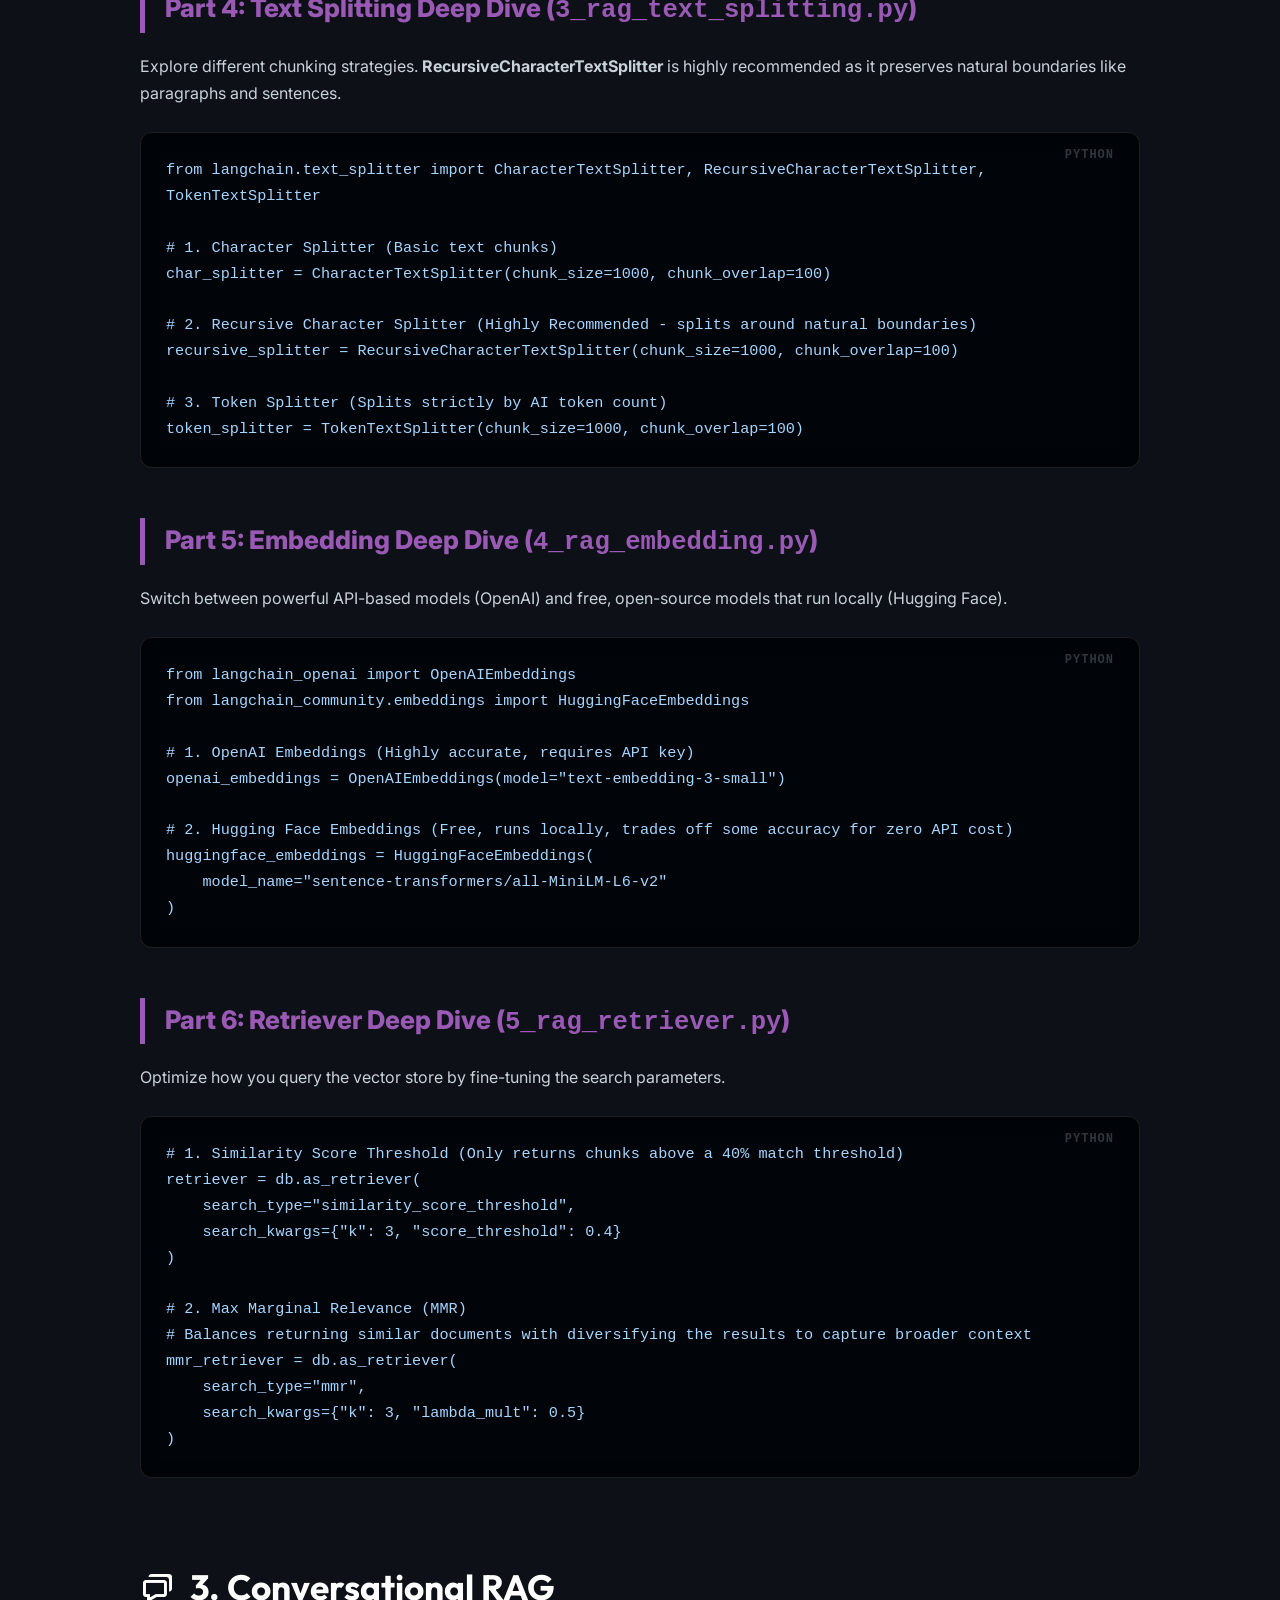
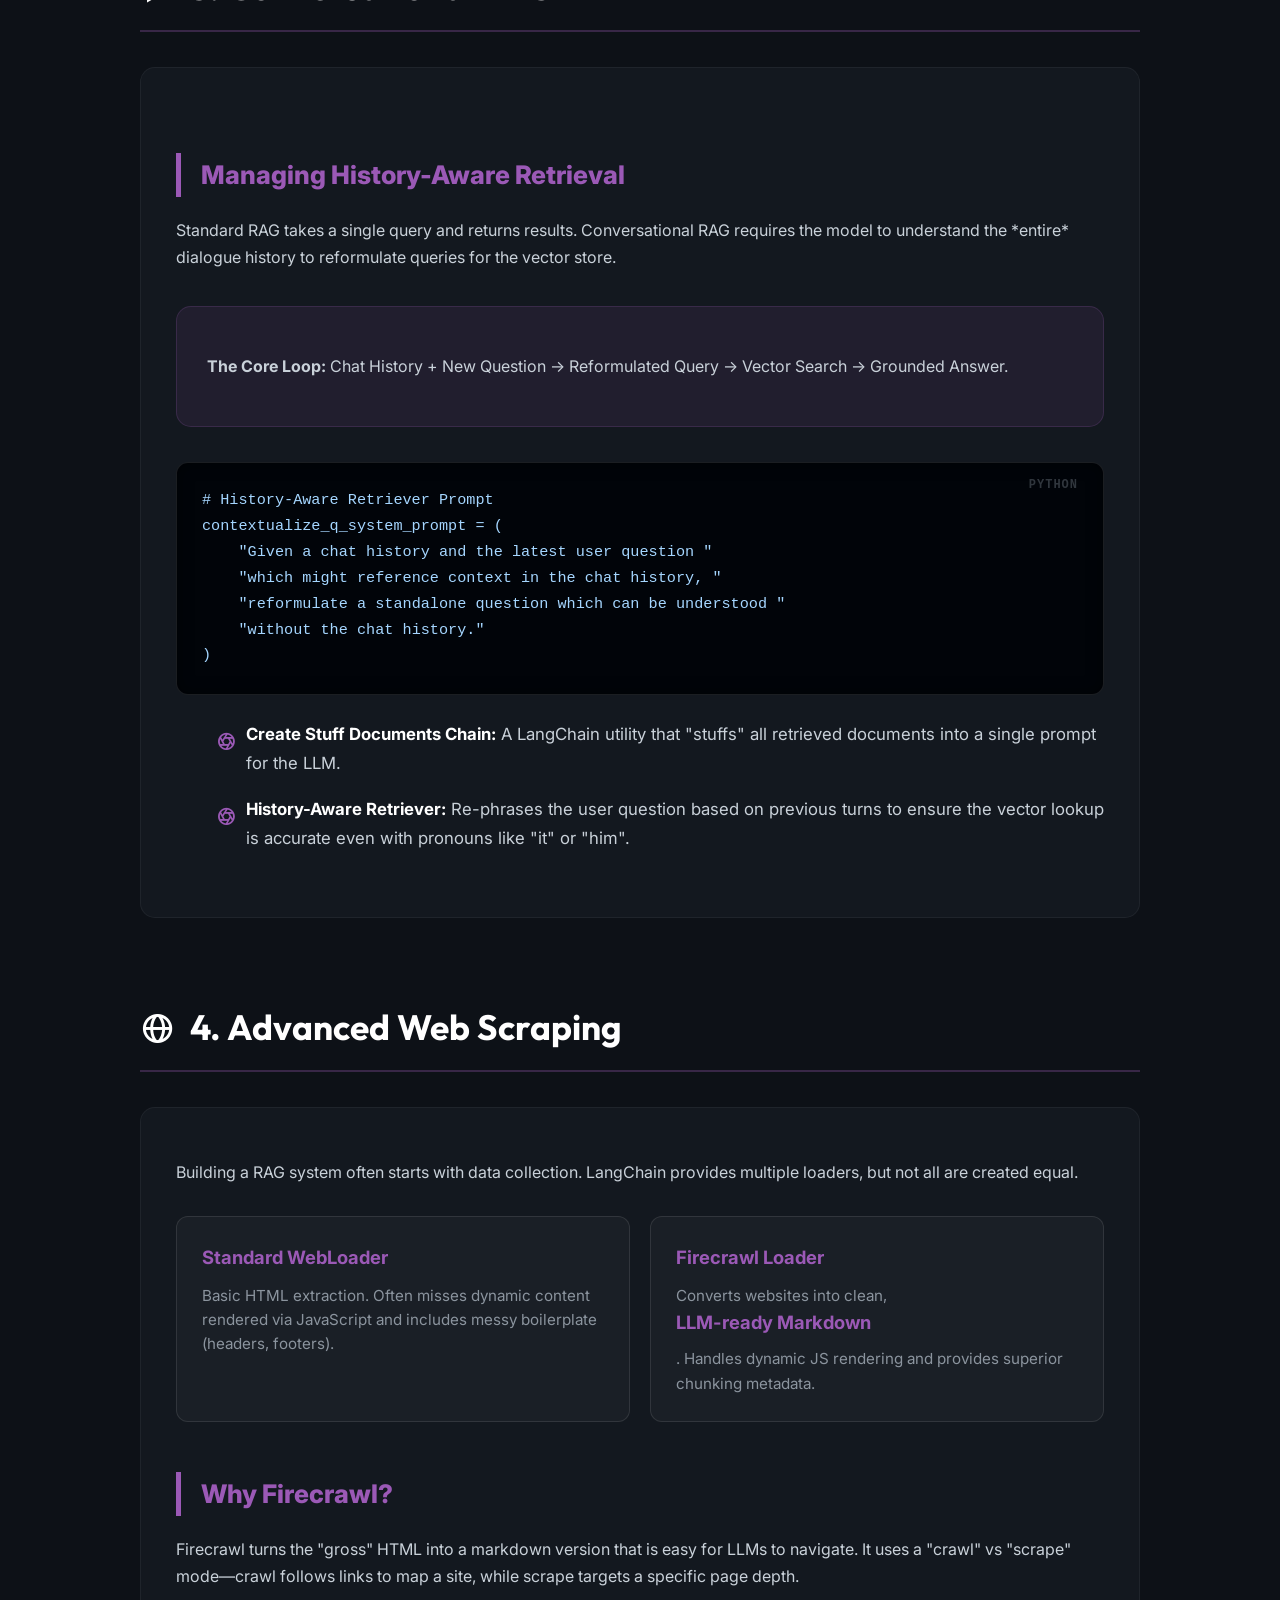
<file: gen-ai/langchain-rag.html>
<!DOCTYPE html>
<html lang="en">
<head>
    <meta charset="UTF-8">
    <meta name="viewport" content="width=device-width, initial-scale=1.0">
    <title>Module 4: LangChain & RAG | Master Developer Hub</title>
    <link href="https://fonts.googleapis.com/css2?family=Inter:wght@300;400;600;800&family=Outfit:wght@400;700&display=swap" rel="stylesheet">
    <link href='https://unpkg.com/boxicons@2.1.4/css/boxicons.min.css' rel='stylesheet'>
    <style>
        :root {
            --accent-main: #9b59b6;
            --accent-sec: #8e44ad;
            --bg-dark: #0d1117;
            --card-bg: rgba(22, 27, 34, 0.8);
            --text-main: #c9d1d9;
            --transition: all 0.3s cubic-bezier(0.4, 0, 0.2, 1);
        }
        body {
            font-family: 'Inter', sans-serif;
            background: var(--bg-dark);
            color: var(--text-main);
            margin: 0;
            padding: 0;
            line-height: 1.7;
        }
        .container {
            max-width: 1000px;
            margin: 0 auto;
            padding: 40px 20px;
        }
        .hero { 
            background: radial-gradient(circle at top, rgba(155, 89, 182, 0.2), transparent 70%); 
            padding: 100px 20px; 
            text-align: center; 
            border-bottom: 1px solid rgba(255,255,255,0.05); 
        }
        .hero h1 { font-family: 'Outfit', sans-serif; font-size: 3.5rem; color: #fff; margin-bottom: 15px; }
        .hero h1 span { 
            background: linear-gradient(90deg, #9b59b6, #d397eb); 
            -webkit-background-clip: text; 
            background-clip: text; 
            -webkit-text-fill-color: transparent; 
        }
        .hero p { color: #8b949e; font-size: 1.3rem; max-width: 750px; margin: 0 auto; }
        
        .nav-back { display: inline-flex; align-items: center; gap: 8px; color: var(--accent-main); text-decoration: none; font-weight: bold; margin-bottom: 40px; transition: var(--transition); }
        .nav-back:hover { color: #fff; transform: translateX(-5px); }
        
        .section-header { font-size: 2.2rem; border-bottom: 2px solid rgba(155, 89, 182, 0.3); padding-bottom: 12px; margin-top: 80px; margin-bottom: 35px; color: #fff; font-family: 'Outfit', sans-serif; display: flex; align-items: center; gap: 15px;}
        
        .sub-header { color: var(--accent-main); font-size: 1.6rem; margin-top: 50px; margin-bottom: 20px; border-left: 5px solid var(--accent-main); padding-left: 20px; font-weight: 800;}
        
        .content-card { background: var(--card-bg); border: 1px solid rgba(255,255,255,0.05); border-radius: 15px; padding: 35px; margin-bottom: 40px; }

        .param-grid { display: grid; grid-template-columns: repeat(auto-fit, minmax(280px, 1fr)); gap: 20px; margin: 30px 0; }
        .param-card { background: rgba(255,255,255,0.03); border: 1px solid rgba(255,255,255,0.1); padding: 25px; border-radius: 12px; }
        .param-card strong { color: var(--accent-main); font-size: 1.15rem; display: block; margin-bottom: 10px; }
        .param-card p { font-size: 0.95rem; color: #8b949e; margin: 0; line-height: 1.6; }

        .code-box { background: #010409; padding: 25px; border-radius: 12px; font-family: 'Courier New', monospace; color: #a5d6ff; margin: 25px 0; border: 1px solid rgba(255,255,255,0.1); white-space: pre-wrap; font-size: 0.95rem; box-shadow: inset 0 0 15px rgba(0,0,0,0.5); position: relative; overflow-x: auto;}
        .code-box::after { content: 'PYTHON'; position: absolute; top: 12px; right: 25px; font-size: 0.75rem; color: #30363d; font-weight: 900; letter-spacing: 1px;}
        
        .highlight-box { background: rgba(155, 89, 182, 0.1); border: 1px solid rgba(155, 89, 182, 0.2); padding: 30px; border-radius: 15px; margin: 35px 0; }
        
        ul.bullet-list { margin-left: 0; margin-bottom: 30px; color: #c9d1d9; list-style-type: none; }
        ul.bullet-list li { position: relative; padding-left: 30px; margin-bottom: 18px; font-size: 1.05rem; }
        ul.bullet-list li::before { content: '\e9ae'; font-family: 'boxicons' !important; position: absolute; left: 0; color: var(--accent-main); font-size: 1.25rem; top: 4px; }
        ul.bullet-list li strong { color: #fff; }

        .interactive-q { background: rgba(0,0,0,0.3); border: 1px solid rgba(255,255,255,0.05); margin-bottom: 20px; border-radius: 10px; overflow: hidden; }
        .interactive-q summary { padding: 20px 25px; cursor: pointer; font-weight: 700; font-size: 1.2rem; color: #fff; background: rgba(155, 89, 182, 0.05); list-style: none; display: flex; justify-content: space-between; align-items: center;}
        .interactive-q summary::after { content: '\e97c'; font-family: 'boxicons' !important; font-size: 1.5rem; transition: transform 0.3s; }
        .interactive-q[open] summary::after { transform: rotate(180deg); }
        .answer-box { padding: 30px; border-top: 1px solid rgba(255,255,255,0.05); }

        .footer { text-align: center; padding: 80px 20px; border-top: 1px solid rgba(255,255,255,0.05); margin-top: 100px; color: #8b949e; font-size: 0.95rem; }
    </style>
</head>
<body>

    <header class="hero">
        <h1>LangChain & <span>RAG Masterclass</span></h1>
        <p>Architecting production-ready AI applications using Retrieval-Augmented Generation, Autonomous Agents, and Custom Tool Ecosystems.</p>
    </header>

    <main class="container">
        <a href="index.html" class="nav-back"><i class='bx bx-left-arrow-alt'></i> Back to Module Hub</a>

        <!-- KNOWLEDGE NAV HUB -->
        <div class="content-card" style="background: rgba(155, 89, 182, 0.05); border-color: rgba(155, 89, 182, 0.2);">
            <h3 style="margin-top:0; color:#fff; font-size:1.2rem; display:flex; align-items:center; gap:10px;"><i class='bx bx-map-alt'></i> Knowledge Navigation Hub</h3>
            <div style="display:grid; grid-template-columns: repeat(auto-fit, minmax(200px, 1fr)); gap:15px; font-size:0.9rem;">
                <a href="#chat-models" style="color:var(--accent-main); text-decoration:none;">1. Chat Model Fundamentals</a>
                <a href="#prompt-templates" style="color:var(--accent-main); text-decoration:none;">2. Prompt Templates</a>
                <a href="#messaging-logic" style="color:var(--accent-main); text-decoration:none;">3. Messaging Schema & Logic</a>
                <a href="#lcel-chains" style="color:var(--accent-main); text-decoration:none;">4. Chains & LCEL</a>
                <a href="#multi-model" style="color:var(--accent-main); text-decoration:none;">5. Multi-Model Ecosystem</a>
                <a href="#persistence" style="color:var(--accent-main); text-decoration:none;">6. Enterprise Persistence (Firebase)</a>
                <a href="#rag-intro" style="color:var(--accent-main); text-decoration:none;">7. RAG Fundamentals</a>
                <a href="#rag-code" style="color:var(--accent-main); text-decoration:none;">8. RAG Code Implementation</a>
                <a href="#conv-rag" style="color:var(--accent-main); text-decoration:none;">9. Conversational RAG</a>
                <a href="#web-scraping" style="color:var(--accent-main); text-decoration:none;">10. Enterprise Web Scraping</a>
                <a href="#agents-intro" style="color:var(--accent-main); text-decoration:none;">11. Autonomous Agents</a>
                <a href="#tools-dev" style="color:var(--accent-main); text-decoration:none;">12. Supercharging with Tools</a>
                <a href="#openai-functions" style="color:var(--accent-main); text-decoration:none;">13. OpenAI Function Calling</a>
                <a href="#multi-agent" style="color:var(--accent-main); text-decoration:none;">14. Multi-Agent Architectures</a>
            </div>
        </div>

        <!-- 1. CHAT MODEL FUNDAMENTALS -->
        <h2 class="section-header" id="chat-models"><i class='bx bx-message-square-detail'></i> 1. Chat Model Fundamentals</h2>
        <div class="content-card">
            <p>Chat Models are the bedrock of LangChain. They represent an abstraction layer that allows developers to interact with various LLMs (GPT, Claude, Gemini) using a unified interface. LangChain <strong>v0.2</strong> is the current standard, streamlining these interactions.</p>
            
            <h3 class="sub-header">Basic Interaction: The `invoke()` Method</h3>
            <p>The <code>invoke()</code> method is the universal trigger in LangChain. It sends a request to the model and returns a structured response object.</p>

            <div class="code-box">from langchain_openai import ChatOpenAI
from dotenv import load_dotenv

load_dotenv() # Loads OPENAI_API_KEY from .env

model = ChatOpenAI(model="gpt-4o")
result = model.invoke("What is 81 divided by 9?")

print(result.content) # "9"</div>

            <div class="highlight-box">
                <p><strong>Metadata vs. Content:</strong> A full result includes metadata (token usage, finish reason, etc.), but <code>result.content</code> extracts only the string response for your application.</p>
            </div>
        </div>

        <!-- 2. PROMPT TEMPLATES -->
        <h2 class="section-header" id="prompt-templates"><i class='bx bx-terminal'></i> 2. Prompt Templates</h2>
        <div class="content-card">
            <p>Prompt Templates are the blueprints for LLM inputs. They allow you to decouple the prompt's structure from the specific data being processed, making your code modular and reusable.</p>
            
            <h3 class="sub-header">The ChatPromptTemplate Powerhouse</h3>
            <p>In LangChain v0.2/v0.3, <code>ChatPromptTemplate</code> is the standard for building complex message sequences with dynamic placeholders.</p>

            <div class="code-box">from langchain_core.prompts import ChatPromptTemplate
from langchain_core.messages import SystemMessage, HumanMessage

# Defining a reusable template
template = ChatPromptTemplate.from_messages([
    ("system", "You are a specialized agent in {topic}."),
    ("human", "Explain {concept} in {word_count} words."),
])

# Injecting variables
prompt_value = template.invoke({
    "topic": "Quantum Computing",
    "concept": "Superposition",
    "word_count": "50"
})

# To see the formatted messages:
print(prompt_value.to_messages())</div>

            <div class="highlight-box">
                <p><strong>Partial Formatting:</strong> You can bind some variables early (e.g., the system persona) and leave others for runtime. This is critical for building template libraries for different specialized agents.</p>
            </div>

            <h3 class="sub-header">MessagesPlaceholder</h3>
            <p>For conversational apps, the <code>MessagesPlaceholder</code> is used to dynamically insert the chat history into a template.</p>
            <div class="code-box">from langchain_core.prompts import MessagesPlaceholder

template = ChatPromptTemplate.from_messages([
    ("system", "You are a helpful assistant."),
    MessagesPlaceholder(variable_name="history"),
    ("human", "{input}"),
])</div>
        </div>

        <!-- 3. MESSAGING SCHEMA & LOGIC -->
        <h2 class="section-header" id="messaging-logic"><i class='bx bx-transfer'></i> 3. Messaging Schema & Logic</h2>
        <div class="content-card">
            <p>Conversations are structured as a <strong>List of Messages</strong>. To build a dialogue, you must manage different message types:</p>
            
            <ul class="bullet-list">
                <li><strong>SystemMessage:</strong> Sets the behavior/persona and context. Always stays at the top.</li>
                <li><strong>HumanMessage:</strong> Represents the user's input.</li>
                <li><strong>AIMessage:</strong> Represents the model's response.</li>
            </ul>

            <div class="code-box">from langchain_core.messages import SystemMessage, HumanMessage, AIMessage

messages = [
    SystemMessage(content="You are a professional math tutor."),
    HumanMessage(content="What is 10 times 5?"),
]

result = model.invoke(messages)
# To continue the conversation:
messages.append(result) # Add the AI response
messages.append(HumanMessage(content="Explain how you got that."))</div>
        </div>

        <!-- 4. CHAINS & LCEL -->
        <h2 class="section-header" id="lcel-chains"><i class='bx bx-link-alt'></i> 4. Chains & LCEL (LangChain Expression Language)</h2>
        <div class="content-card">
            <p>LCEL is a declarative way to compose chains. It provides a unified interface for streaming, batching, and async support, while allowing you to pipe the output of one component directly into another using the <code>|</code> operator.</p>
            
            <h3 class="sub-header">The Basic Pipe: Prompt | Model | Parser</h3>
            <p>The most common chain structure transforms a prompt into a model request, then parses the raw AI output into a clean format.</p>

            <div class="code-box">from langchain_core.output_parsers import StrOutputParser
from langchain_core.prompts import ChatPromptTemplate

prompt = ChatPromptTemplate.from_template("Tell me a fact about {topic}")
model = ChatOpenAI(model="gpt-4o")
parser = StrOutputParser()

# Creating the chain
chain = prompt | model | parser

# Execution
result = chain.invoke({"topic": "Black Holes"})
print(result) # Directly returns the string content</div>

            <div class="highlight-box">
                <p><strong>Standard Interface:</strong> Every LCEL chain supports <code>invoke()</code> (sync), <code>ainvoke()</code> (async), <code>stream()</code> (real-time chunks), and <code>batch()</code> (multiple inputs in parallel).</p>
            </div>

            <h3 class="sub-header">Advanced Composition: Parallel & Passthrough</h3>
            <ul class="bullet-list">
                <li><strong>RunnablePassthrough:</strong> Used to pass inputs unchanged or combine them with additional context.</li>
                <li><strong>RunnableParallel:</strong> Executes multiple branches simultaneously—perfect for retrieval or multi-model comparisons.</li>
            </ul>

            <div class="code-box">from langchain_core.runnables import RunnableParallel, RunnablePassthrough

# Passing input to multiple branches
setup_and_retrieval = RunnableParallel(
    {"context": retriever, "question": RunnablePassthrough()}
)
final_chain = setup_and_retrieval | prompt | model | parser</div>

            <h3 class="sub-header">Custom Logic: RunnableLambda</h3>
            <p>When you need to execute custom Python code that isn't a pre-built LangChain component, use <code>RunnableLambda</code>. It wraps any function into a "Runnable" that can be piped.</p>
            
            <div class="code-box">from langchain_core.runnables import RunnableLambda

# A custom function to clean output
def simple_cleaner(text: str):
    return text.upper().strip()

# Wrap and pipe
custom_chain = chain | RunnableLambda(simple_cleaner)
result = custom_chain.invoke({"topic": "AI"})</div>
        </div>

        <!-- 5. MULTI-MODEL ECOSYSTEM -->
        <h2 class="section-header" id="multi-model"><i class='bx bx-atom'></i> 5. Multi-Model Ecosystem</h2>
        <div class="content-card">
            <p>LangChain makes it trivially easy to swap models without changing your core integration logic. This is critical for optimizing price, speed, and capability.</p>
            
            <div class="param-grid">
                <div class="param-card">
                    <strong>Anthropic (Claude)</strong>
                    <div class="code-box" style="margin:10px 0; padding:15px; font-size:0.85rem;">from langchain_anthropic import ChatAnthropic
model = ChatAnthropic(model="claude-3-opus-20240229")</div>
                </div>
                <div class="param-card">
                    <strong>Google (Gemini)</strong>
                    <div class="code-box" style="margin:10px 0; padding:15px; font-size:0.85rem;">from langchain_google_genai import ChatGoogleGenerativeAI
model = ChatGoogleGenerativeAI(model="gemini-1.5-pro")</div>
                </div>
            </div>
        </div>

        <!-- 6. ENTERPRISE PERSISTENCE (FIREBASE) -->
        <h2 class="section-header" id="persistence"><i class='bx bx-cloud-upload'></i> 6. Enterprise Persistence (Firebase)</h2>
        <div class="content-card">
            <p>In production, you cannot store chat history in local lists—it must be persistent. Using <strong>Firebase Firestore</strong> allows you to store and retrieve conversation history across sessions.</p>
            
            <h3 class="sub-header">Persistence Architecture</h3>
            <ul class="bullet-list">
                <li><strong>FirestoreChatMessageHistory:</strong> Automates the loading and saving of messages to the cloud.</li>
                <li><strong>Session IDs:</strong> Unique identifiers to group messages belonging to a specific user or conversation.</li>
            </ul>

            <div class="code-box">from langchain_google_firestore import FirestoreChatMessageHistory
from google.cloud import firestore

client = firestore.Client(project="your-project-id")
chat_history = FirestoreChatMessageHistory(
    session_id="user_unique_session_123",
    collection="chat_history",
    client=client,
)

# Now, any message added is automatically saved to the cloud
chat_history.add_user_message("Hello!")
chat_history.add_ai_message("How can I help you today?")</div>

            <details class="interactive-q">
                <summary>Step-by-Step Firebase Setup</summary>
                <div class="answer-box">
                    <p>1. Create a project at <strong>console.firebase.com</strong>.</p>
                    <p>2. Enable <strong>Firestore Database</strong> in the build tab.</p>
                    <p>3. Install the GCloud CLI and authenticate using <code>gcloud auth application-default login</code>.</p>
                    <p>4. Use the project ID and session ID in your LangChain code to start syncing.</p>
                </div>
            </details>
        </div>

        <!-- 1. RAG FUNDAMENTALS -->
        <h2 class="section-header" id="rag-intro"><i class='bx bx-layer'></i> 1. RAG Foundations</h2>
        <div class="content-card">
            <p>Retrieval-Augmented Generation (RAG) is the paradigm of grounding LLM outputs in verified external data. It solves the "Hallucination" problem by providing the model with a "search engine" for your private documents.</p>
            <ul class="bullet-list">
                <li><strong>Vector Stores:</strong> Efficiently storing and retrieving high-dimensional document embeddings (e.g., ChromaDB, Pinecone).</li>
                <li><strong>Embeddings:</strong> Converting text into mathematical vectors that capture semantic meaning.</li>
                <li><strong>Retrievers:</strong> The interface between the model and the vector database, selecting the "Top-K" most relevant chunks.</li>
            </ul>

            <h3 class="sub-header" style="margin-top: 40px;">RAG Architecture & Workflow (Visualized)</h3>
            <p>Based on the masterclass diagrams and transcript, the RAG architecture is broken down into three critical phases to overcome the knowledge constraints of standard LLMs:</p>
            
            <div class="param-grid">
                <div class="param-card">
                    <strong>1. Expanding LLM Knowledge</strong>
                    <p>LLMs (like ChatGPT or Gemini) have strict knowledge cut-off dates and no access to your private data. RAG acts as a bridge, allowing you to feed external knowledge sources—such as <strong>Websites, PDFs, Code, and Video Transcripts</strong>—directly into the LLM's central knowledge base. This eliminates hallucinations and provides up-to-date, specialized answers.</p>
                </div>
                
                <div class="param-card">
                    <strong>2. Data Ingestion (Chunking & Embedding)</strong>
                    <p>A massive document (e.g., a 10M token PDF) is too large for an LLM's context window (e.g., 8K tokens for ChatGPT). RAG breaks the document into smaller <strong>Chunks</strong> (e.g., 1K tokens each). These chunks are passed through an LLM Embedder to convert the text into <strong>Embeddings</strong>—numerical arrays representing semantic meaning (e.g., "dog" and "cat" have similar numerical arrays, whereas "house" is completely different). These embeddings are then stored in a <strong>Vector Store</strong>.</p>
                </div>

                <div class="param-card">
                    <strong>3. Q&A Retrieval Flow</strong>
                    <p>When a user asks a question, the query itself is converted into an embedding. A <strong>Retriever</strong> searches the Vector Store to find the most mathematically similar chunks (e.g., finding exact matches for "professor" and "werewolf"). These highly relevant chunks are retrieved and passed directly to ChatGPT alongside the original question, allowing the AI to generate a highly informed, context-aware response based exclusively on the provided documents.</p>
                </div>
            </div>
        </div>

        <!-- 2. RAG CODE IMPLEMENTATION -->
        <h2 class="section-header" id="rag-code"><i class='bx bx-code-block'></i> 2. Practical Implementation (RAG Basics)</h2>
        <div class="content-card">
            <p>Below is the step-by-step Python implementation of the RAG pipeline discussed above, using LangChain, OpenAI, and ChromaDB. It is divided into two scripts: Data Ingestion and Q&A Retrieval.</p>
            
            <h3 class="sub-header">Part 1: Data Ingestion (<code>1a_rag_basics.py</code>)</h3>
            <p>This script loads a text file, splits it into manageable chunks, creates embeddings, and saves them to a persistent Chroma vector database.</p>
            <div class="code-box">import os

from langchain.text_splitter import CharacterTextSplitter
from langchain_community.document_loaders import TextLoader
from langchain_community.vectorstores import Chroma
from langchain_openai import OpenAIEmbeddings

# Define the directory containing the text file and the persistent directory
current_dir = os.path.dirname(os.path.abspath(__file__))
file_path = os.path.join(current_dir, "books", "odyssey.txt")
persistent_directory = os.path.join(current_dir, "db", "chroma_db")

# Check if the Chroma vector store already exists
if not os.path.exists(persistent_directory):
    print("Persistent directory does not exist. Initializing vector store...")

    # Ensure the text file exists
    if not os.path.exists(file_path):
        raise FileNotFoundError(
            f"The file {file_path} does not exist. Please check the path."
        )

    # Read the text content from the file
    loader = TextLoader(file_path)
    documents = loader.load()

    # Split the document into chunks
    text_splitter = CharacterTextSplitter(chunk_size=1000, chunk_overlap=0)
    docs = text_splitter.split_documents(documents)
    
    # Create embeddings and vector store
    print("\n--- Creating embeddings and vector store ---")
    embeddings = OpenAIEmbeddings(model="text-embedding-3-small")
    db = Chroma.from_documents(docs, embeddings, persist_directory=persistent_directory)
    print("\n--- Finished creating vector store ---")
else:
    print("Vector store already exists. No need to initialize.")</div>

            <h3 class="sub-header">Part 2: Q&A Retrieval (<code>1b_rag_basics.py</code>)</h3>
            <p>This script loads the previously created persistent database and performs a similarity search to retrieve the most relevant document chunks based on a user's question.</p>
            <div class="code-box">import os

from langchain_community.vectorstores import Chroma
from langchain_openai import OpenAIEmbeddings

# Define the persistent directory
current_dir = os.path.dirname(os.path.abspath(__file__))
persistent_directory = os.path.join(current_dir, "db", "chroma_db")

# Define the embedding model
embeddings = OpenAIEmbeddings(model="text-embedding-3-small")

# Load the existing vector store with the embedding function
db = Chroma(persist_directory=persistent_directory, embedding_function=embeddings)

# Define the user's question
query = "Who is Odysseus' wife?"

# Retrieve relevant documents based on the query
retriever = db.as_retriever(
    search_type="similarity_score_threshold",
    search_kwargs={"k": 3, "score_threshold": 0.4},
)

relevant_docs = retriever.invoke(query)

# Display the relevant results with metadata
print("\n--- Relevant Documents ---")
for i, doc in enumerate(relevant_docs, 1):
    print(f"Document {i}:\n{doc.page_content}\n")
    if doc.metadata:
        print(f"Source: {doc.metadata.get('source', 'Unknown')}\n")</div>
        </div>

        <h3 class="sub-header">Part 3: Document Metadata (<code>2a_rag_basics_metadata.py</code>)</h3>
        <p>Adding metadata to document chunks allows the LLM to reference exactly where it got the information from (e.g., citing a specific book or source file).</p>
        <div class="code-box"># Iterate through multiple text files and append metadata
for book_file in os.listdir(books_dir):
    if book_file.endswith(".txt"):
        file_path = os.path.join(books_dir, book_file)
        loader = TextLoader(file_path)
        book_docs = loader.load()
        
        # Add metadata source
        for doc in book_docs:
            doc.metadata["source"] = book_file
        
        documents.extend(book_docs)

# Now when retrieving, doc.metadata.get('source') will return the specific book name.</div>

        <h3 class="sub-header">Part 4: Text Splitting Deep Dive (<code>3_rag_text_splitting.py</code>)</h3>
        <p>Explore different chunking strategies. <strong>RecursiveCharacterTextSplitter</strong> is highly recommended as it preserves natural boundaries like paragraphs and sentences.</p>
        <div class="code-box">from langchain.text_splitter import CharacterTextSplitter, RecursiveCharacterTextSplitter, TokenTextSplitter

# 1. Character Splitter (Basic text chunks)
char_splitter = CharacterTextSplitter(chunk_size=1000, chunk_overlap=100)

# 2. Recursive Character Splitter (Highly Recommended - splits around natural boundaries)
recursive_splitter = RecursiveCharacterTextSplitter(chunk_size=1000, chunk_overlap=100)

# 3. Token Splitter (Splits strictly by AI token count)
token_splitter = TokenTextSplitter(chunk_size=1000, chunk_overlap=100)</div>

        <h3 class="sub-header">Part 5: Embedding Deep Dive (<code>4_rag_embedding.py</code>)</h3>
        <p>Switch between powerful API-based models (OpenAI) and free, open-source models that run locally (Hugging Face).</p>
        <div class="code-box">from langchain_openai import OpenAIEmbeddings
from langchain_community.embeddings import HuggingFaceEmbeddings

# 1. OpenAI Embeddings (Highly accurate, requires API key)
openai_embeddings = OpenAIEmbeddings(model="text-embedding-3-small")

# 2. Hugging Face Embeddings (Free, runs locally, trades off some accuracy for zero API cost)
huggingface_embeddings = HuggingFaceEmbeddings(
    model_name="sentence-transformers/all-MiniLM-L6-v2"
)</div>

        <h3 class="sub-header">Part 6: Retriever Deep Dive (<code>5_rag_retriever.py</code>)</h3>
        <p>Optimize how you query the vector store by fine-tuning the search parameters.</p>
        <div class="code-box"># 1. Similarity Score Threshold (Only returns chunks above a 40% match threshold)
retriever = db.as_retriever(
    search_type="similarity_score_threshold",
    search_kwargs={"k": 3, "score_threshold": 0.4}
)

# 2. Max Marginal Relevance (MMR)
# Balances returning similar documents with diversifying the results to capture broader context
mmr_retriever = db.as_retriever(
    search_type="mmr",
    search_kwargs={"k": 3, "lambda_mult": 0.5} 
)</div>
        </div>

        <!-- 3. CONVERSATIONAL RAG -->
        <h2 class="section-header" id="conv-rag"><i class='bx bx-chat'></i> 3. Conversational RAG</h2>
        <div class="content-card">
            <h3 class="sub-header">Managing History-Aware Retrieval</h3>
            <p>Standard RAG takes a single query and returns results. Conversational RAG requires the model to understand the *entire* dialogue history to reformulate queries for the vector store.</p>
            
            <div class="highlight-box">
                <p><strong>The Core Loop:</strong> Chat History + New Question &rarr; Reformulated Query &rarr; Vector Search &rarr; Grounded Answer.</p>
            </div>

            <div class="code-box"># History-Aware Retriever Prompt
contextualize_q_system_prompt = (
    "Given a chat history and the latest user question "
    "which might reference context in the chat history, "
    "reformulate a standalone question which can be understood "
    "without the chat history."
)</div>

            <ul class="bullet-list">
                <li><strong>Create Stuff Documents Chain:</strong> A LangChain utility that "stuffs" all retrieved documents into a single prompt for the LLM.</li>
                <li><strong>History-Aware Retriever:</strong> Re-phrases the user question based on previous turns to ensure the vector lookup is accurate even with pronouns like "it" or "him".</li>
            </ul>
        </div>

        <!-- 4. ENTERPRISE WEB SCRAPING -->
        <h2 class="section-header" id="web-scraping"><i class='bx bx-globe'></i> 4. Advanced Web Scraping</h2>
        <div class="content-card">
            <p>Building a RAG system often starts with data collection. LangChain provides multiple loaders, but not all are created equal.</p>
            
            <div class="param-grid">
                <div class="param-card">
                    <strong>Standard WebLoader</strong>
                    <p>Basic HTML extraction. Often misses dynamic content rendered via JavaScript and includes messy boilerplate (headers, footers).</p>
                </div>
                <div class="param-card">
                    <strong>Firecrawl Loader</strong>
                    <p>Converts websites into clean, <strong>LLM-ready Markdown</strong>. Handles dynamic JS rendering and provides superior chunking metadata.</p>
                </div>
            </div>

            <h3 class="sub-header">Why Firecrawl?</h3>
            <p>Firecrawl turns the "gross" HTML into a markdown version that is easy for LLMs to navigate. It uses a "crawl" vs "scrape" mode—crawl follows links to map a site, while scrape targets a specific page depth.</p>
            
            <h3 class="sub-header">Implementation: Web Scraping Pipeline</h3>
            <p>The pipeline remains identical to loading a local text file, except we swap the <code>TextLoader</code> with a web-based loader.</p>
            
            <div class="code-box">import os
from langchain_community.document_loaders import WebBaseLoader, FireCrawlLoader
from langchain.text_splitter import RecursiveCharacterTextSplitter
from langchain_community.vectorstores import Chroma
from langchain_openai import OpenAIEmbeddings

# 1. Initialize the Loader (Choose One)
# Option A: Standard Web Loader
# loader = WebBaseLoader("https://apple.com")

# Option B: Firecrawl Loader (Superior for clean Markdown)
loader = FireCrawlLoader(
    api_key=os.getenv("FIRECRAWL_API_KEY"),
    url="https://apple.com",
    mode="scrape"
)

# 2. Load and extract the website content
documents = loader.load()

# 3. Split the extracted content into chunks
text_splitter = RecursiveCharacterTextSplitter(chunk_size=1000, chunk_overlap=100)
docs = text_splitter.split_documents(documents)

# 4. Embed and store in a persistent Vector Database
embeddings = OpenAIEmbeddings(model="text-embedding-3-small")
persistent_directory = os.path.join(os.path.dirname(__file__), "db", "apple_db")

db = Chroma.from_documents(docs, embeddings, persist_directory=persistent_directory)

# 5. Query the newly created Web-Scraped Database
retriever = db.as_retriever(
    search_type="similarity_score_threshold",
    search_kwargs={"k": 3, "score_threshold": 0.4}
)

relevant_docs = retriever.invoke("What are the latest features of the iPhone?")
print(relevant_docs)</div>
        </div>

        <!-- 5. AUTONOMOUS AGENTS -->
        <h2 class="section-header" id="agents-intro"><i class='bx bx-bot'></i> 5. Autonomous Agents</h2>
        <div class="content-card">
            <p>To understand Agents in simple English, think of a standard LLM (like ChatGPT) as a highly intelligent brain trapped in a box. It can write essays and answer questions based on its training data, but it cannot <em>do</em> anything in the real world.</p>
            <p>An <strong>Autonomous Agent</strong> is when you take that brain, give it a checklist (a goal), and give it a pair of hands (tools) so it can interact with the outside world. Instead of just giving you an answer right away, the Agent is allowed to stop, think, use a tool, read the result, and then think again until it solves your problem.</p>
            
            <h3 class="sub-header">The ReAct Loop (Reason + Act)</h3>
            <p>The core engine behind how an Agent thinks is called the <strong>ReAct</strong> framework. It works in a continuous loop:</p>
            <ul class="bullet-list">
                <li><strong>Thought (Reasoning):</strong> "The user wants to know the current weather in Paris. I don't know the current weather because my training data is old. I need to look it up."</li>
                <li><strong>Action (Acting):</strong> The agent decides to use the "Weather Search Tool" and types in "Paris".</li>
                <li><strong>Observation:</strong> The tool returns: <em>"It is currently 22°C and sunny in Paris."</em></li>
                <li><strong>Next Thought:</strong> "I now have the answer. I will give it to the user."</li>
            </ul>

            <div class="highlight-box">
                <p><strong>Agent Executor:</strong> This is the "manager" program that watches the Agent. It makes sure the Agent doesn't get stuck in an infinite loop and handles the actual passing of data between the Agent's brain and the Tools.</p>
            </div>
        </div>

        <!-- 6. SUPERCHARGING WITH TOOLS -->
        <h2 class="section-header" id="tools-dev"><i class='bx bx-wrench'></i> 6. Tools: The Agent's Superpowers</h2>
        <div class="content-card">
            <p>If the Agent is the brain, <strong>Tools</strong> are the hands, eyes, and ears. Without tools, an Agent is just a chatbot. Tools allow the Agent to browse the web, read your private database, run Python code, or even send emails on your behalf.</p>
            
            <h3 class="sub-header">How do Tools work?</h3>
            <p>You cannot just hand a Python script to an AI and expect it to know how to use it. You have to clearly explain the tool to the AI. You do this by providing a strict set of rules (a schema) that tells the AI: <em>"Here is what this tool does, and here are the exact variables you need to provide to make it work."</em></p>

            <h3 class="sub-header">Types of Tools in LangChain</h3>
            <ul class="bullet-list">
                <li><strong>The <code>@tool</code> Decorator (Simple):</strong> The easiest way. You just take a normal Python function, add <code>@tool</code> above it, and write a very clear docstring. The LLM reads that docstring to figure out what the function does.</li>
                <li><strong>Structured Tools (Advanced):</strong> Used for complex tools that require multiple inputs. We use <strong>Pydantic</strong> (a data validation library) to force the LLM to provide inputs in the exact right format (e.g., forcing it to provide both a 'city' and a 'date' for a weather tool).</li>
                <li><strong>BaseTool Inheritance (Expert):</strong> Creating a custom tool class from scratch. This gives you maximum control over how the tool handles errors or runs in the background.</li>
            </ul>

            <h3 class="sub-header">Implementation 1: Basic Python Function Tool</h3>
            <p>Here is a complete example of how to build a simple tool using the <code>@tool</code> decorator, and then pass it to an Agent so the LLM can answer questions about the real world.</p>
            <div class="code-box">from langchain_openai import ChatOpenAI
from langchain.agents import tool, create_tool_calling_agent, AgentExecutor
from langchain_core.prompts import ChatPromptTemplate

# 1. Create a Simple Tool
@tool
def get_system_time(format_string: str = "%Y-%m-%d") -> str:
    """Returns the current system date and time. Use this whenever the user asks for the current time or date."""
    import datetime
    return datetime.datetime.now().strftime(format_string)

tools = [get_system_time]

# 2. Initialize the LLM (The Brain)
llm = ChatOpenAI(model="gpt-4o", temperature=0)

# 3. Create the Prompt and Agent
prompt = ChatPromptTemplate.from_messages([
    ("system", "You are a helpful assistant. Use the provided tools when necessary."),
    ("human", "{input}"),
    ("placeholder", "{agent_scratchpad}") # This is where the Agent stores its 'Thoughts'
])

agent = create_tool_calling_agent(llm, tools, prompt)

# 4. Run the Agent using the Executor (The Manager)
agent_executor = AgentExecutor(agent=agent, tools=tools, verbose=True)

# 5. Ask a question that requires the tool
response = agent_executor.invoke({"input": "What is the exact date today?"})
print(response["output"])</div>

            <h3 class="sub-header">Implementation 2: Pre-built External Tools (Wikipedia)</h3>
            <p>LangChain comes with hundreds of pre-built tools for interacting with external APIs, like Wikipedia, Google Search, or GitHub.</p>
            <div class="code-box">from langchain_community.tools import WikipediaQueryRun
from langchain_community.utilities import WikipediaAPIWrapper

# Initialize the Wikipedia tool
api_wrapper = WikipediaAPIWrapper(top_k_results=1, doc_content_chars_max=100)
wikipedia_tool = WikipediaQueryRun(api_wrapper=api_wrapper)

# Add it to our tool list
tools = [get_system_time, wikipedia_tool]

# Now the agent can answer: "Who is George Washington?" by searching Wikipedia!</div>

            <h3 class="sub-header">Implementation 3: RAG Retriever Tool</h3>
            <p>You can convert any Vector Database retriever into a tool, allowing the Agent to search your private documents whenever it needs to!</p>
            <div class="code-box">from langchain.tools.retriever import create_retriever_tool

# Assume 'db' is our Chroma vector store from the previous section
retriever = db.as_retriever()

retriever_tool = create_retriever_tool(
    retriever,
    name="product_database_search",
    description="Search for information about our company's internal products and guidelines."
)

tools = [get_system_time, wikipedia_tool, retriever_tool]</div>

            <h3 class="sub-header">Concept: What is Pydantic?</h3>
            <p>Before building advanced tools, you need to understand <strong>Pydantic</strong>—a data validation library for Python. Instead of writing long <code>__init__</code> methods, you simply define the expected data types. Pydantic automatically validates the data under the hood. In LangChain, we use Pydantic to strictly enforce exactly what arguments the LLM is allowed to pass to our tools.</p>
            
            <div class="param-grid" style="margin-bottom: 25px;">
                <div class="param-card">
                    <strong>Normal Python Class</strong>
                    <div class="code-box" style="margin-top: 10px; background: rgba(0,0,0,0.2);">class User:
    def __init__(self, name: str, age: int, email: str):
        self.name = name
        self.age = age
        self.email = email</div>
                </div>
                <div class="param-card">
                    <strong>Using Pydantic (BaseModel)</strong>
                    <div class="code-box" style="margin-top: 10px; background: rgba(0,0,0,0.2);">from pydantic import BaseModel, EmailStr

class User(BaseModel):
    name: str
    age: int
    email: EmailStr</div>
                </div>
            </div>

            <h3 class="sub-header">Advanced: Custom Structured Tools (BaseTool)</h3>
            <p>For more complex tools, we inherit from <code>BaseTool</code> and use Pydantic to strictly enforce what data types the LLM is allowed to pass.</p>
            <div class="code-box"># Custom Tool with Pydantic Schema
from langchain_core.tools import BaseTool
from pydantic import BaseModel, Field

class MultiplyNumbersInput(BaseModel):
    a: float = Field(description="First number")
    b: float = Field(description="Second number")

class MultiplyTool(BaseTool):
    name = "multiply_numbers"
    description = "Useful for multiplying two numbers."
    args_schema = MultiplyNumbersInput

    def _run(self, a: float, b: float):
        return a * b</div>
        </div>

        <!-- 7. OPENAI FUNCTION CALLING -->
        <h2 class="section-header" id="openai-functions"><i class='bx bx-code-curly'></i> 7. OpenAI Function Calling</h2>
        <div class="content-card">
            <p>Once you understand Pydantic, you can use it to strictly format the outputs of OpenAI models by binding functions directly to the LLM. This is the underlying mechanism that powers most agentic tool usage.</p>
            
            <h3 class="sub-header">1. Converting Pydantic to OpenAI Functions</h3>
            <p>LangChain provides a utility to automatically convert your Pydantic schemas into the exact JSON format that OpenAI's API expects for function calling.</p>
            <div class="code-box">from langchain.utils.openai_functions import convert_pydantic_to_openai_function
from pydantic import BaseModel, Field

class WeatherSearch(BaseModel):
    """Call this with an airport code to get the weather at that airport"""
    airport_code: str = Field(description="airport code to get weather for")

# Converts the Pydantic class into OpenAI's required JSON schema
weather_function = convert_pydantic_to_openai_function(WeatherSearch)</div>

            <h3 class="sub-header">2. Binding Functions to the Model</h3>
            <p>You can bind one or multiple functions to the chat model. The LLM will automatically decide which function to trigger based on the user's prompt.</p>
            <div class="code-box">from langchain.chat_models import ChatOpenAI

model = ChatOpenAI()
model_with_functions = model.bind(functions=[weather_function, artist_search_function])

# The LLM dynamically decides to trigger 'WeatherSearch'
model_with_functions.invoke("what is the weather in sf?")

# The LLM dynamically decides to trigger 'ArtistSearch'
model_with_functions.invoke("what are three songs by taylor swift?")

# If no function is needed, it just talks normally
model_with_functions.invoke("hi!")</div>

            <h3 class="sub-header">3. Forcing a Specific Function</h3>
            <p>Sometimes you don't want to leave it up to the LLM. You can explicitly <strong>force</strong> the model to use a specific function, guaranteeing structured output.</p>
            <div class="code-box"># Force the model to always use the WeatherSearch function
model_with_forced_function = model.bind(
    functions=[weather_function], 
    function_call={"name":"WeatherSearch"}
)

# Even if the user says "hi!", the model will try to extract an airport code
model_with_forced_function.invoke("hi!")</div>
            
            <h3 class="sub-header">4. Using Bound Models in LCEL Chains</h3>
            <p>Models bound with functions can be used seamlessly in standard LCEL chains, ensuring structured data extraction at any step of your pipeline.</p>
            <div class="code-box">from langchain.prompts import ChatPromptTemplate

prompt = ChatPromptTemplate.from_messages([
    ("system", "You are a helpful assistant"),
    ("user", "{input}")
])

chain = prompt | model_with_functions
chain.invoke({"input": "what is the weather in sf?"})</div>
        </div>

        <!-- 8. MULTI-AGENT ARCHITECTURES -->
        <h2 class="section-header" id="multi-agent"><i class='bx bx-group'></i> 7. Multi-Agent Systems (CrewAI)</h2>
        <div class="content-card">
            <p>The future of AI is collaborative. Instead of one monolithic agent, we use specialized agents working together.</p>
            <ul class="bullet-list">
                <li><strong>Specialization:</strong> A "Researcher" agent finds data, while a "Writer" agent synthesizes it.</li>
                <li><strong>Collaboration:</strong> Agents can delegate tasks to each other, reviewing and refining outputs in a structured workflow.</li>
                <li><strong>CrewAI:</strong> A framework that simplifies multi-agent orchestration, allowing you to define "Crews" with processes and roles.</li>
            </ul>
        </div>

        <div class="footer">
            <p>© 2026 Master Developer Hub | Module 4: LangChain & RAG | Engineering Excellence</p>
        </div>
    </main>
</body>
</html>
</file>
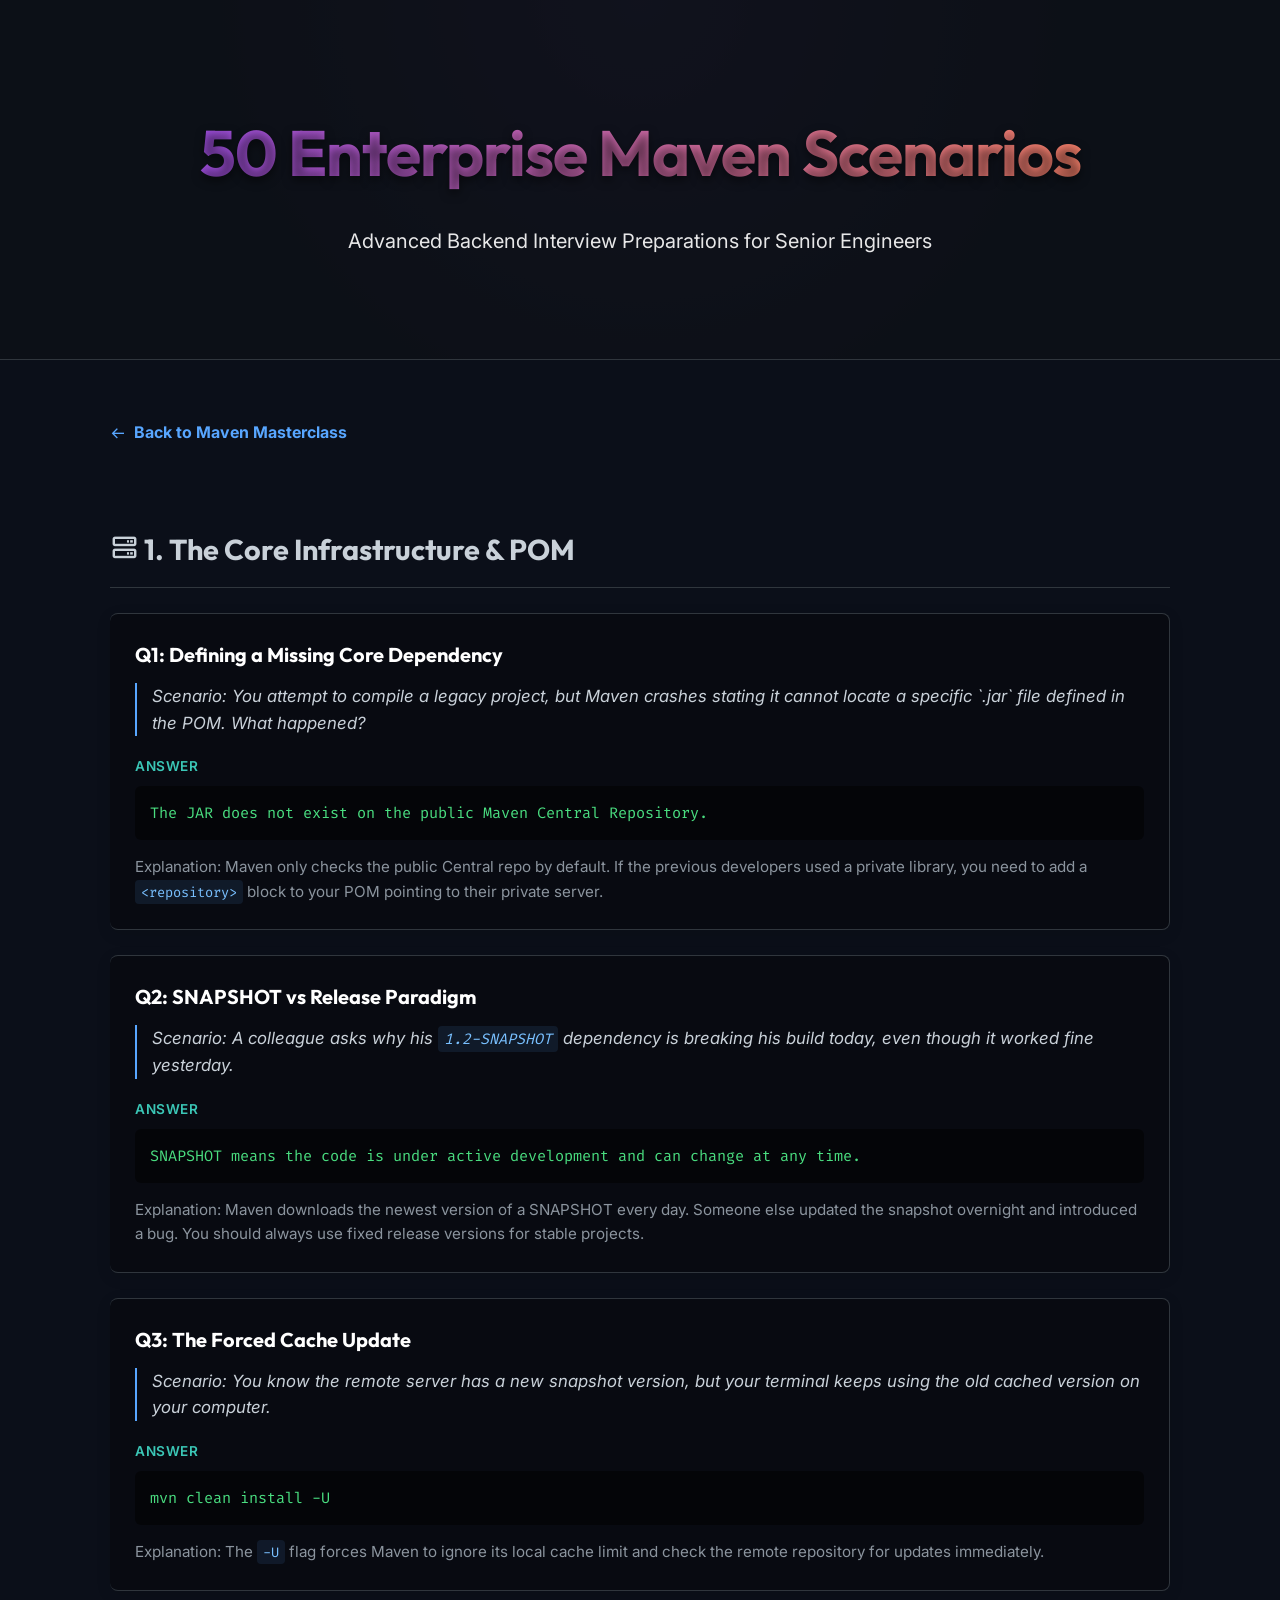
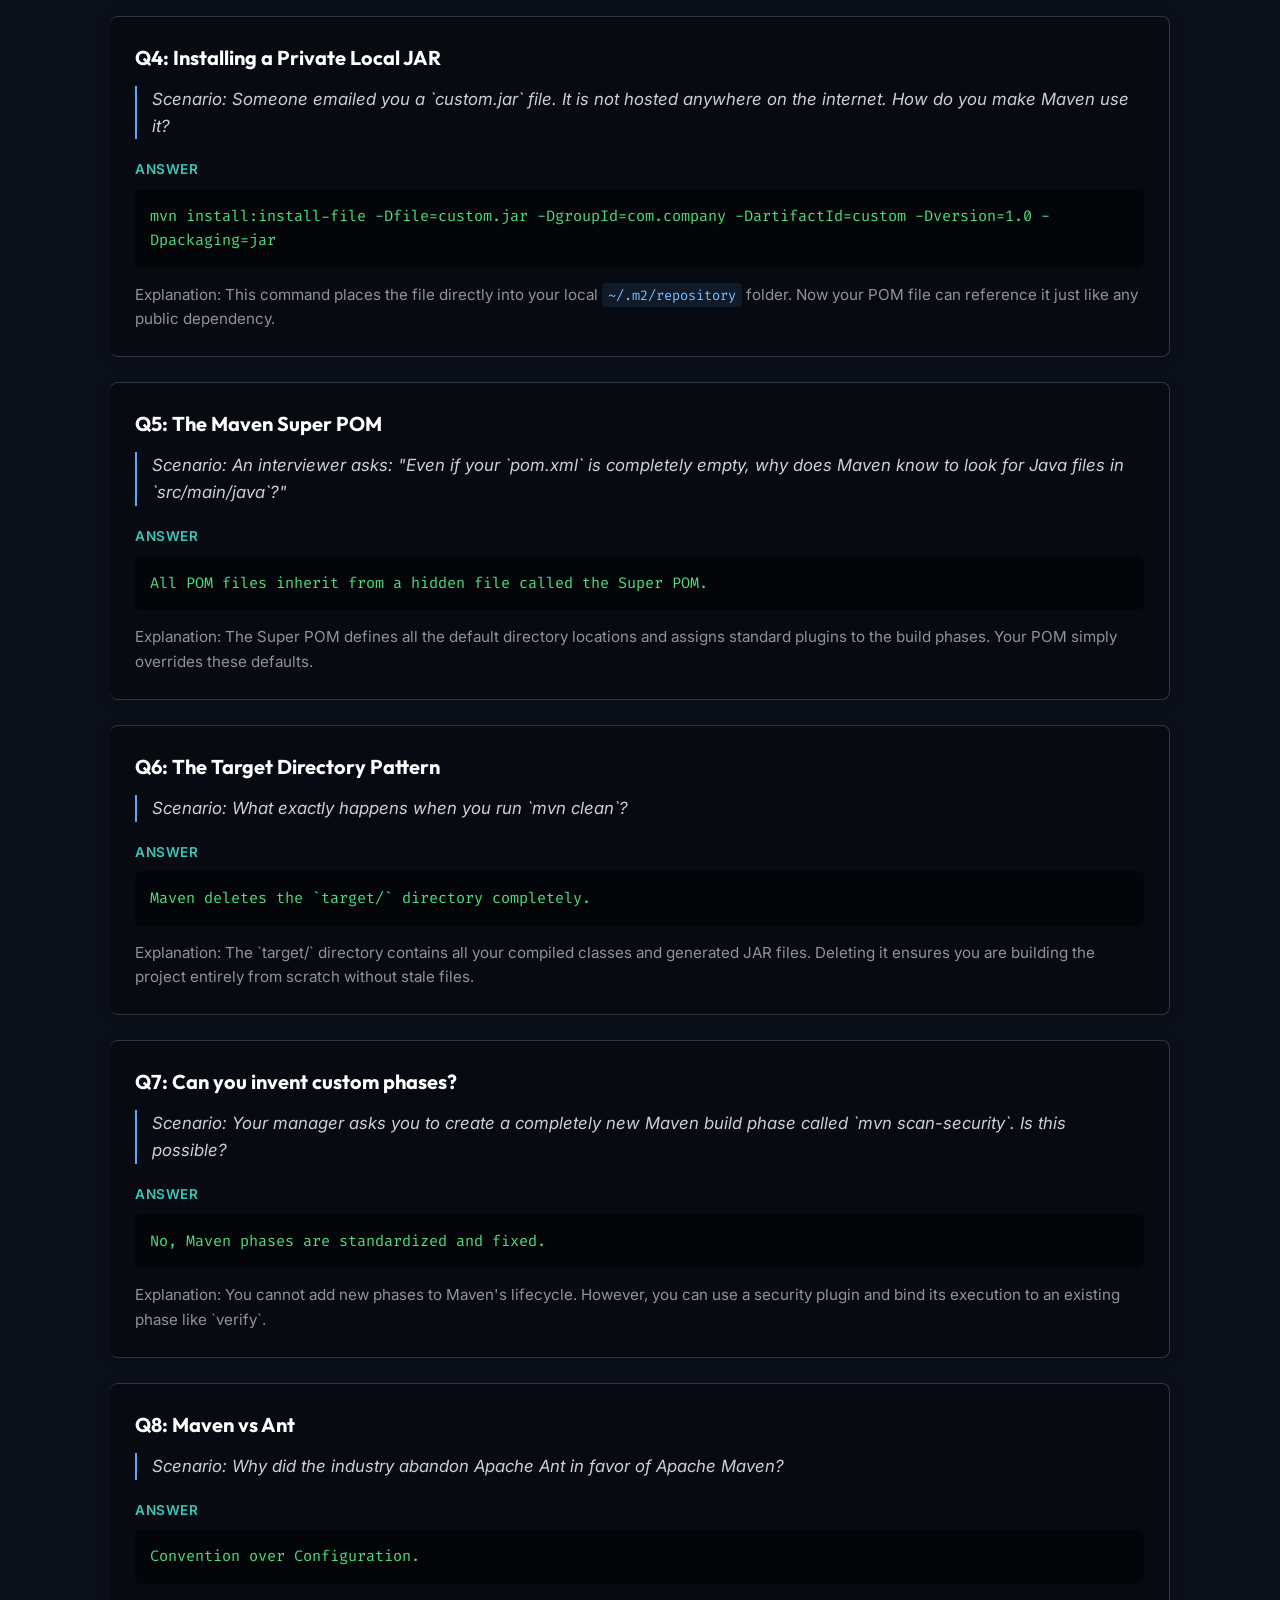
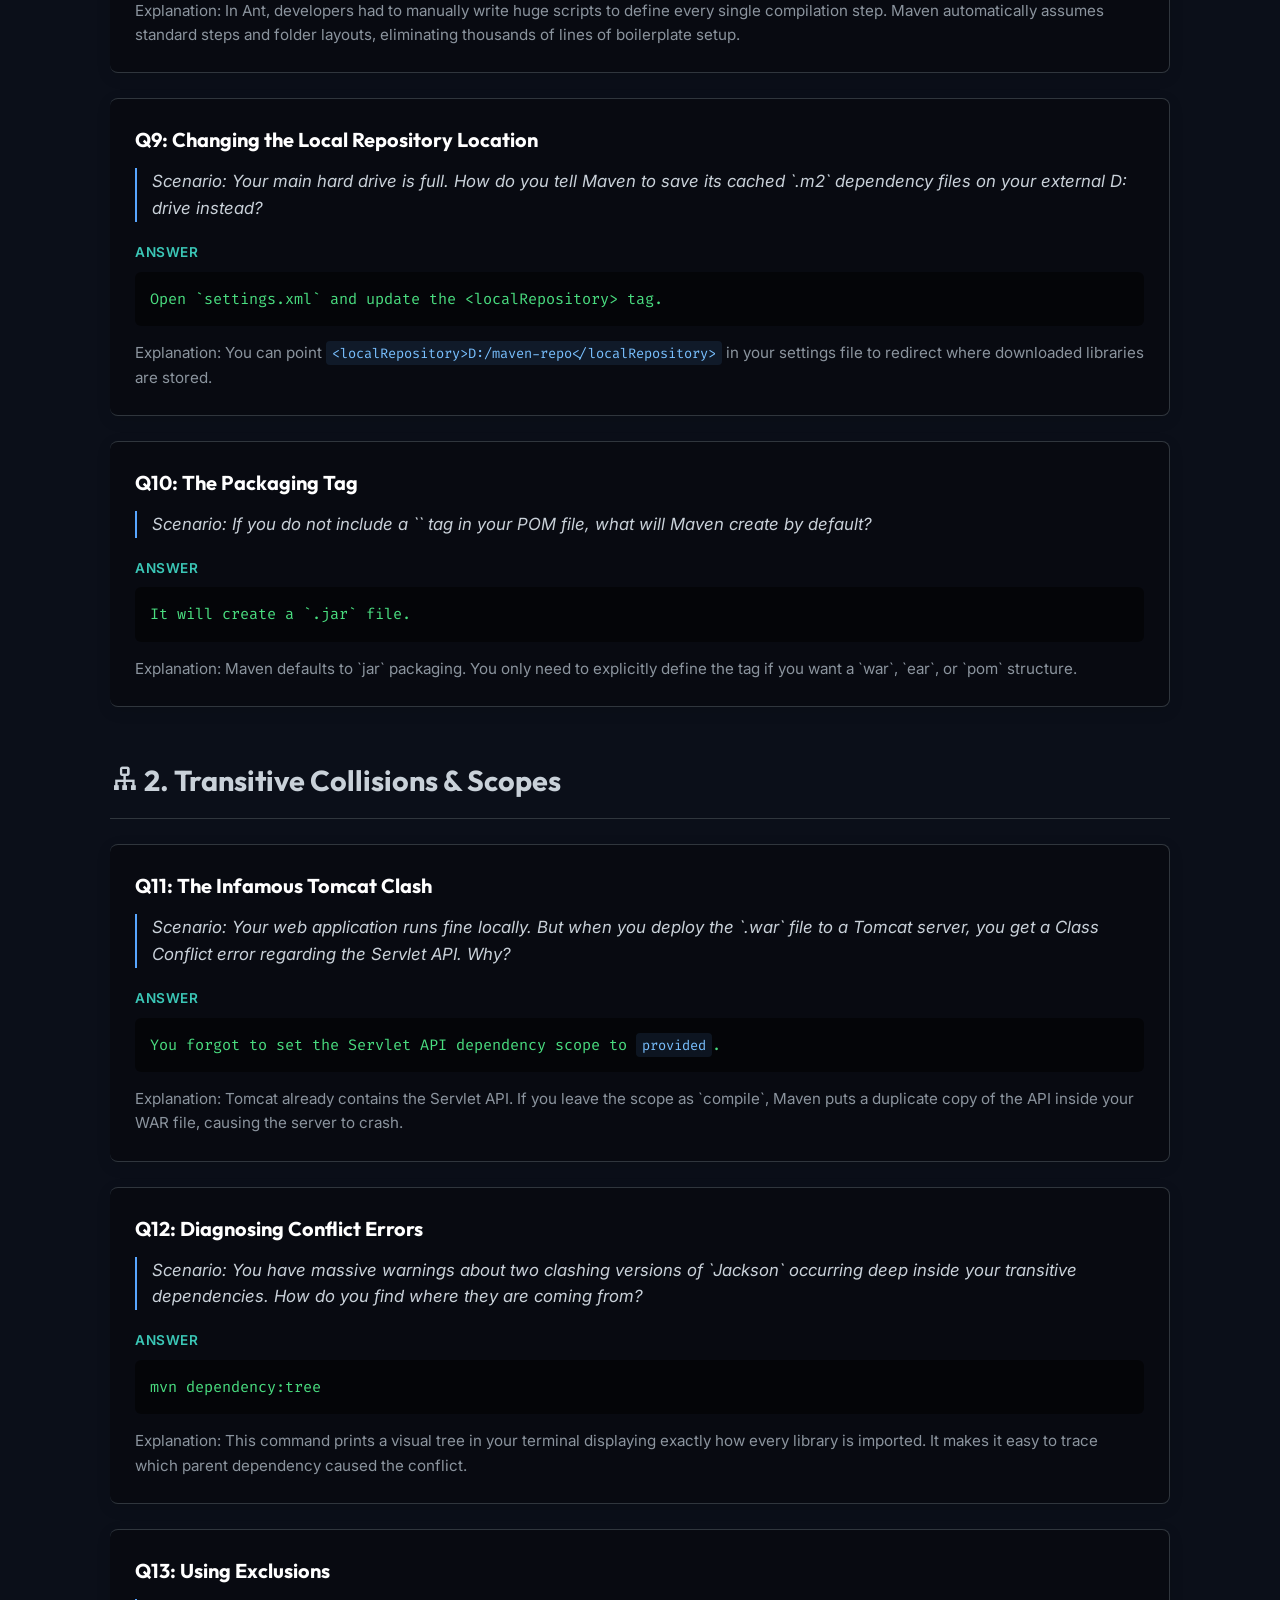
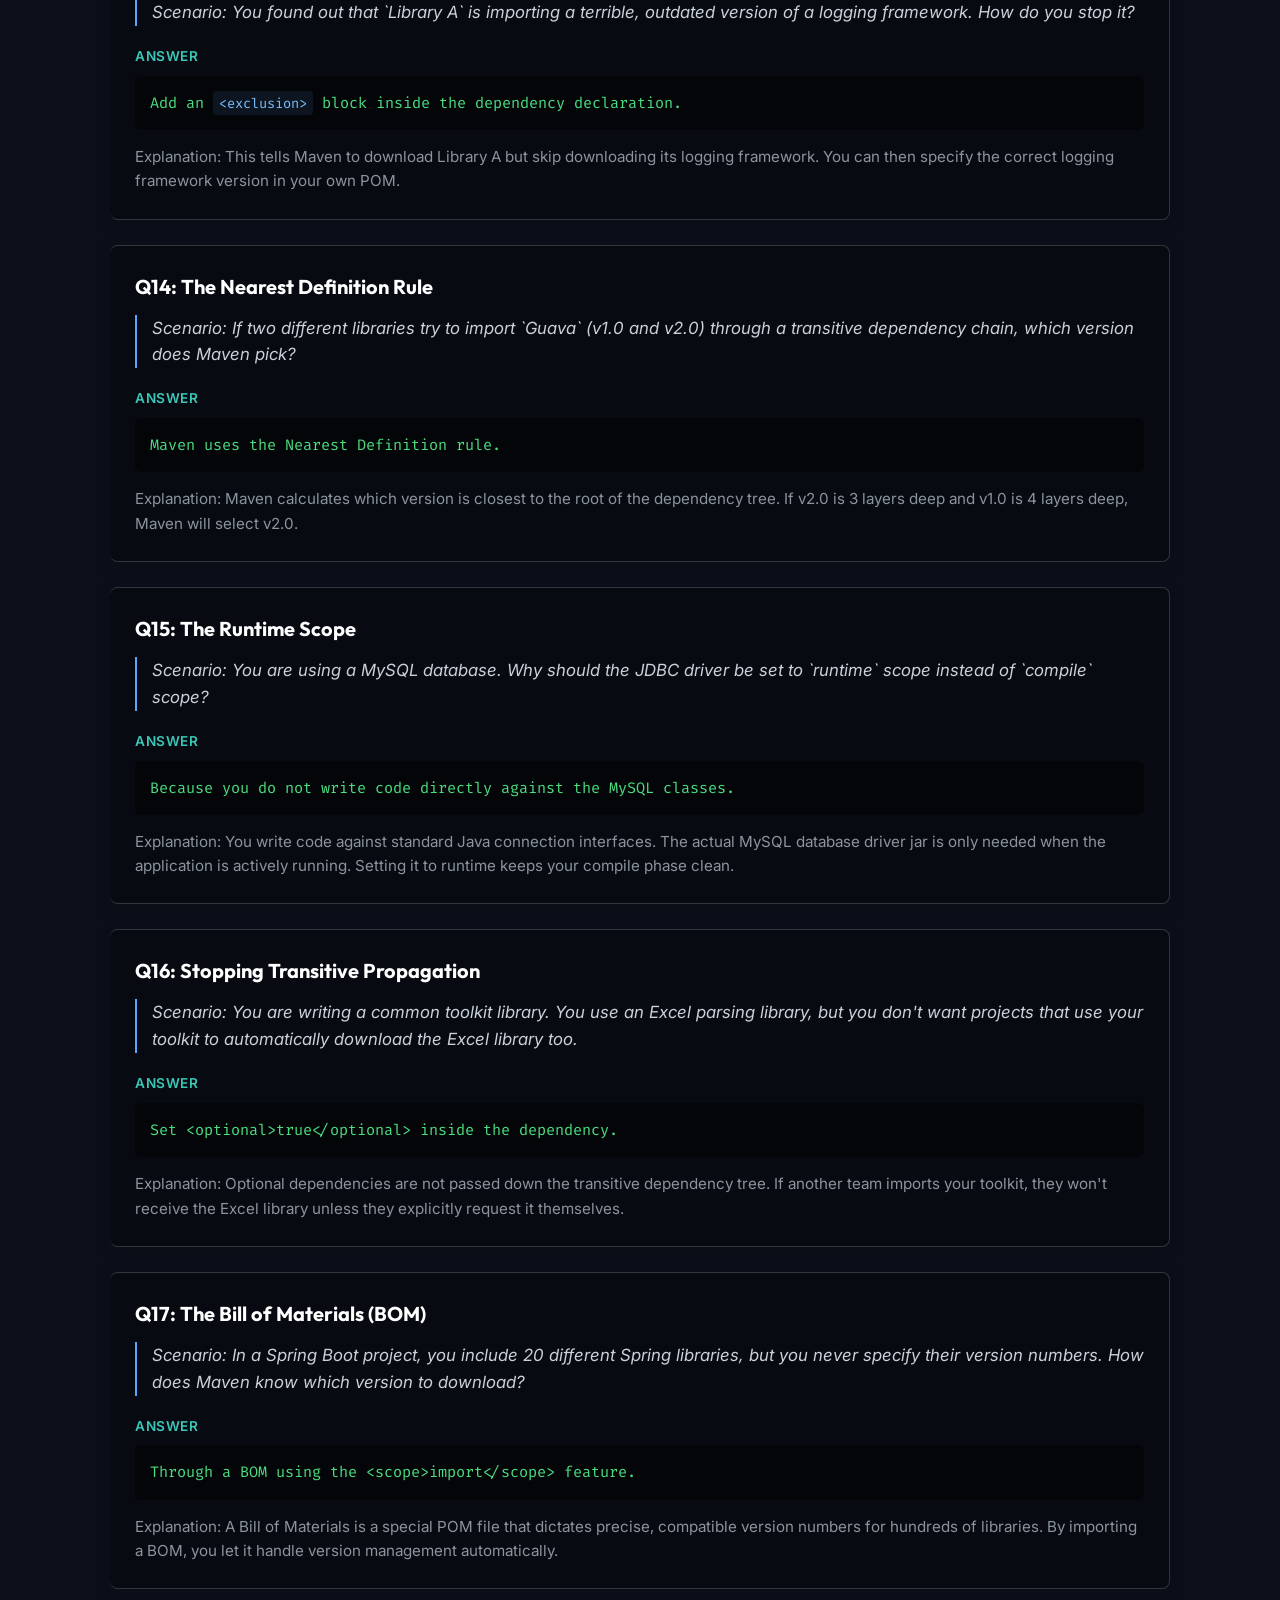
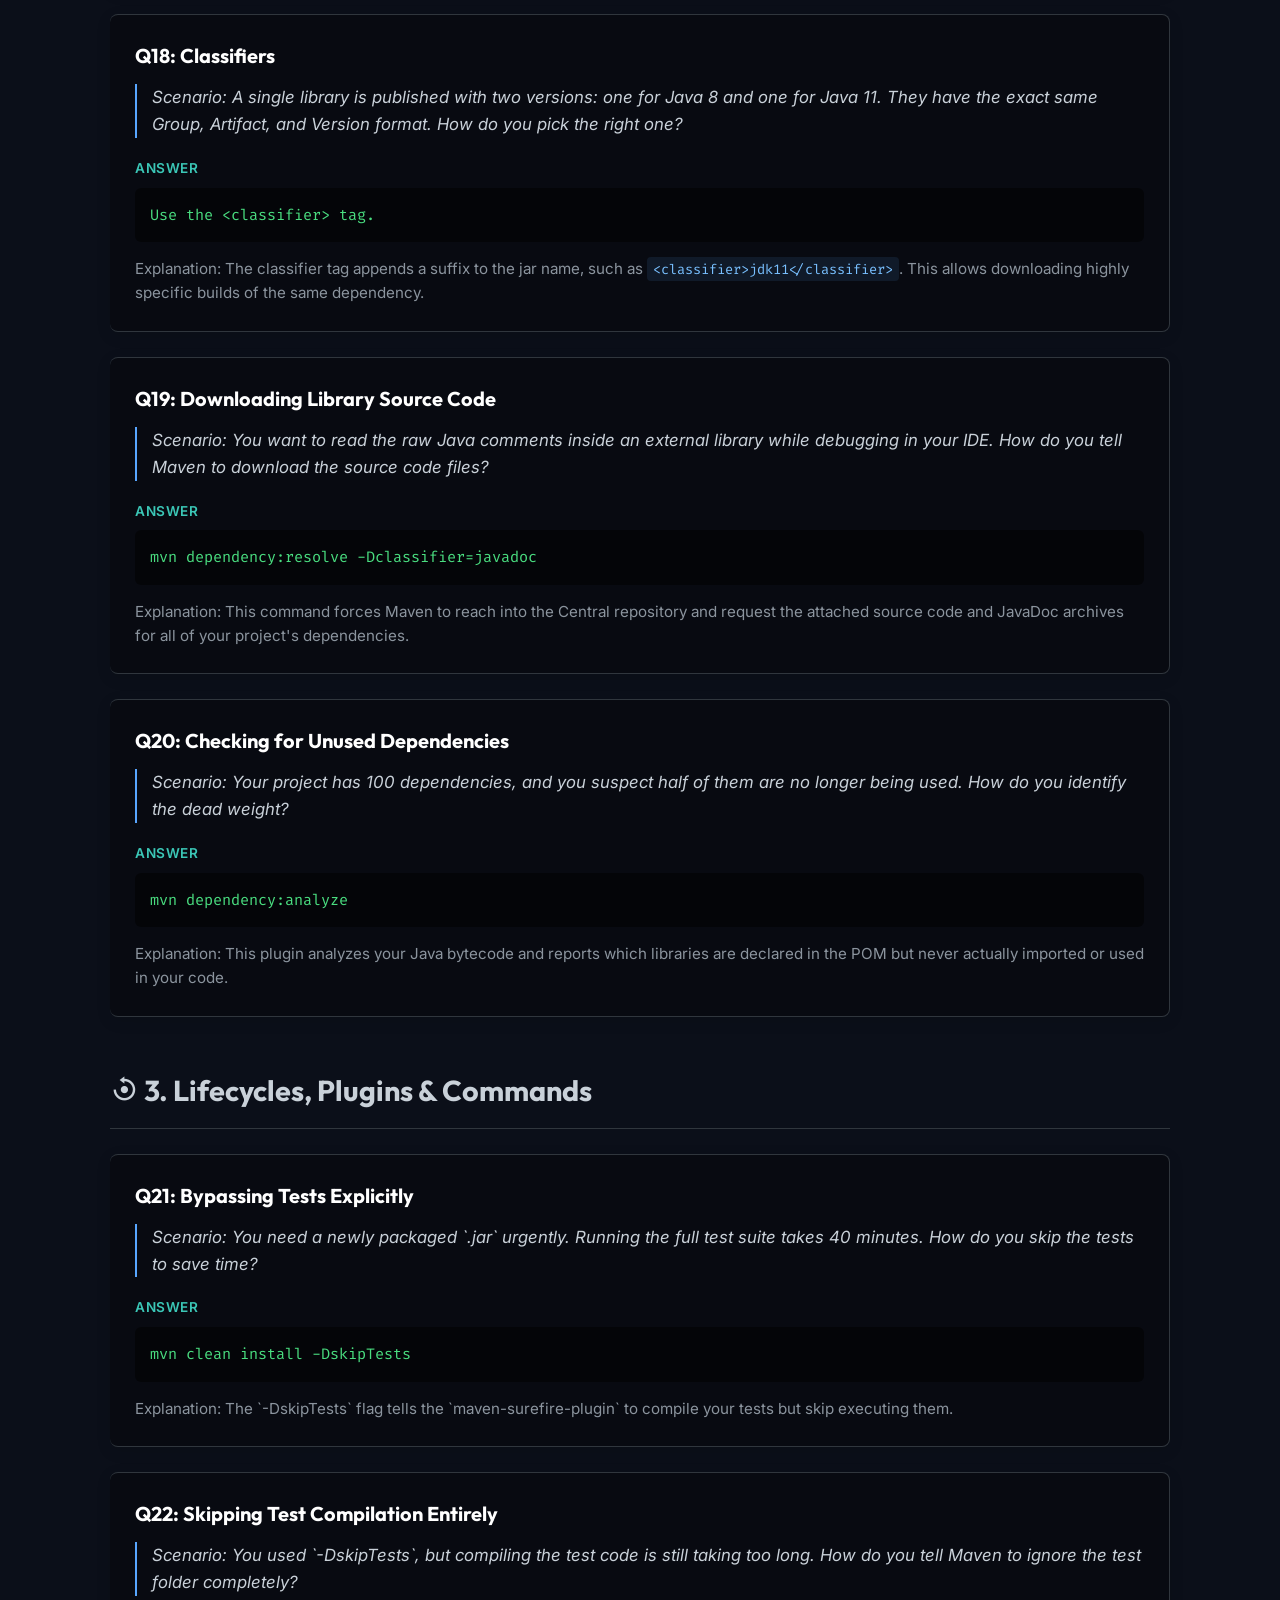
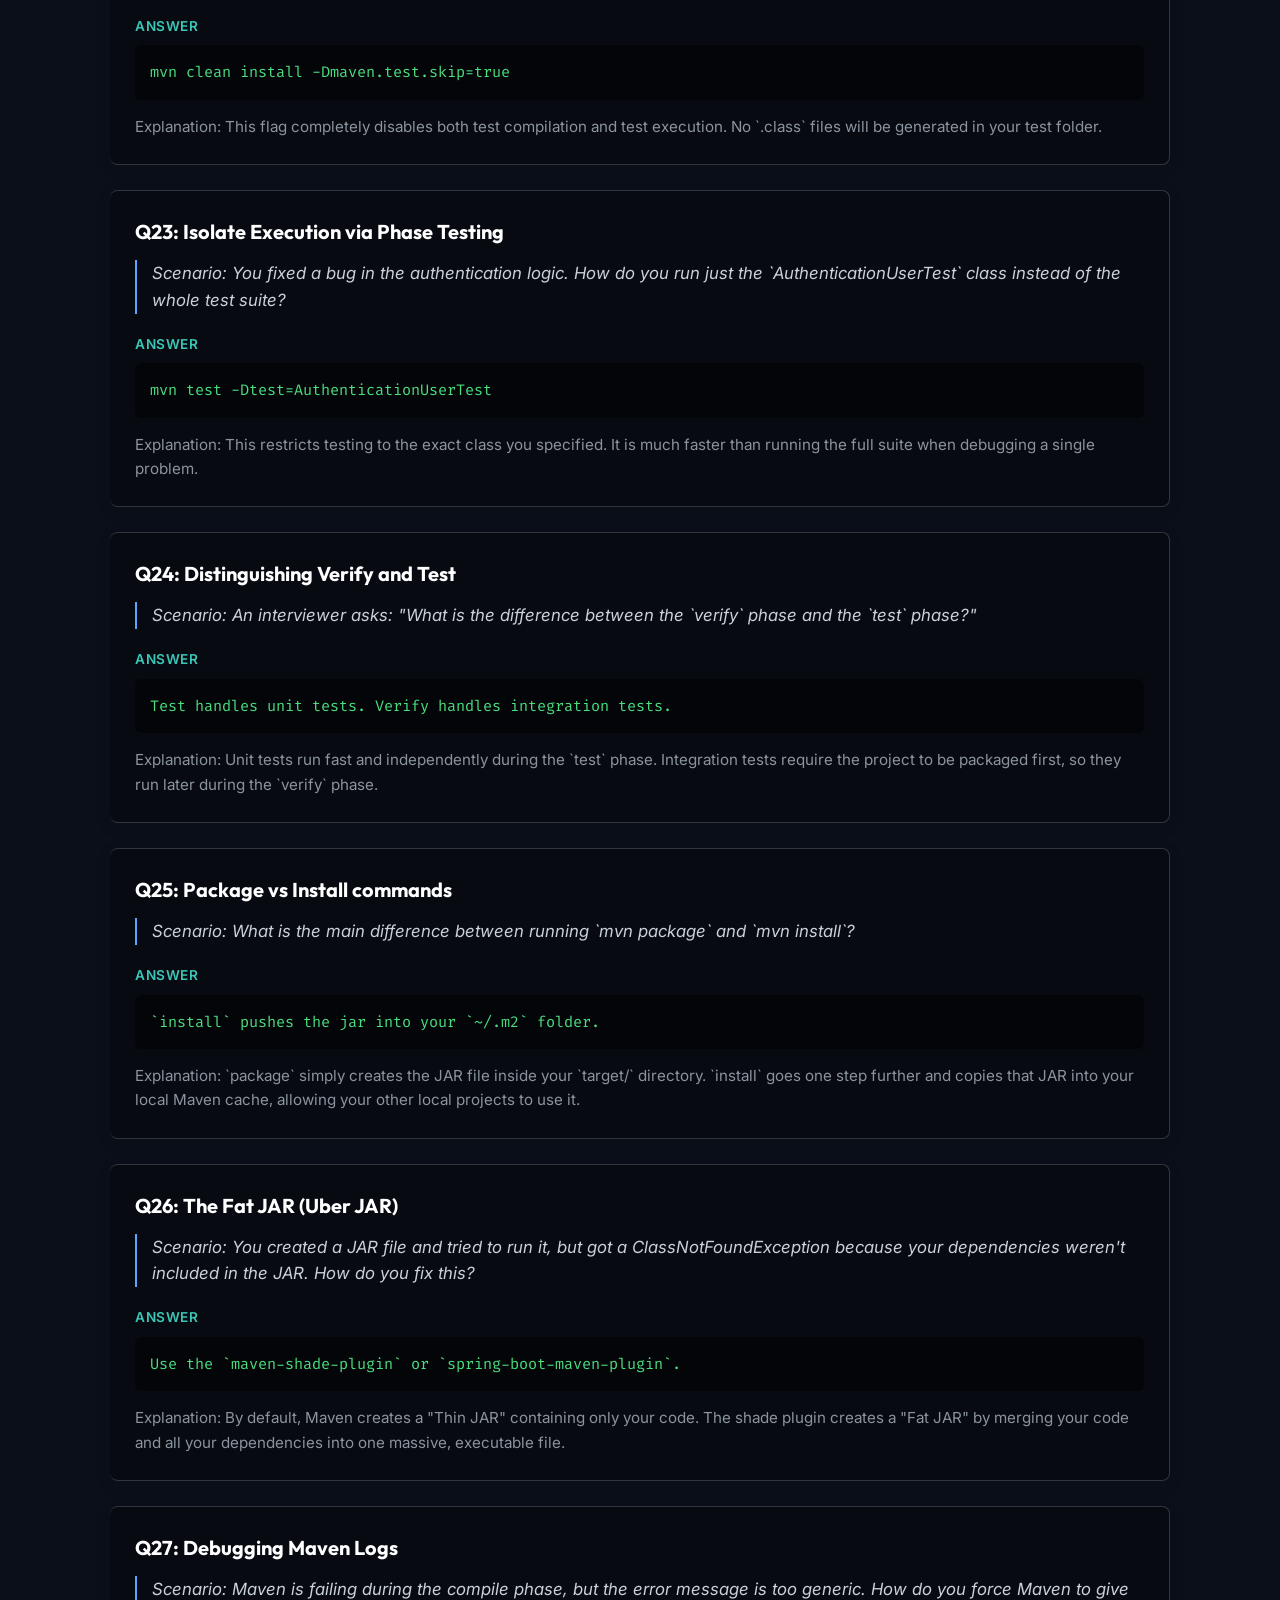
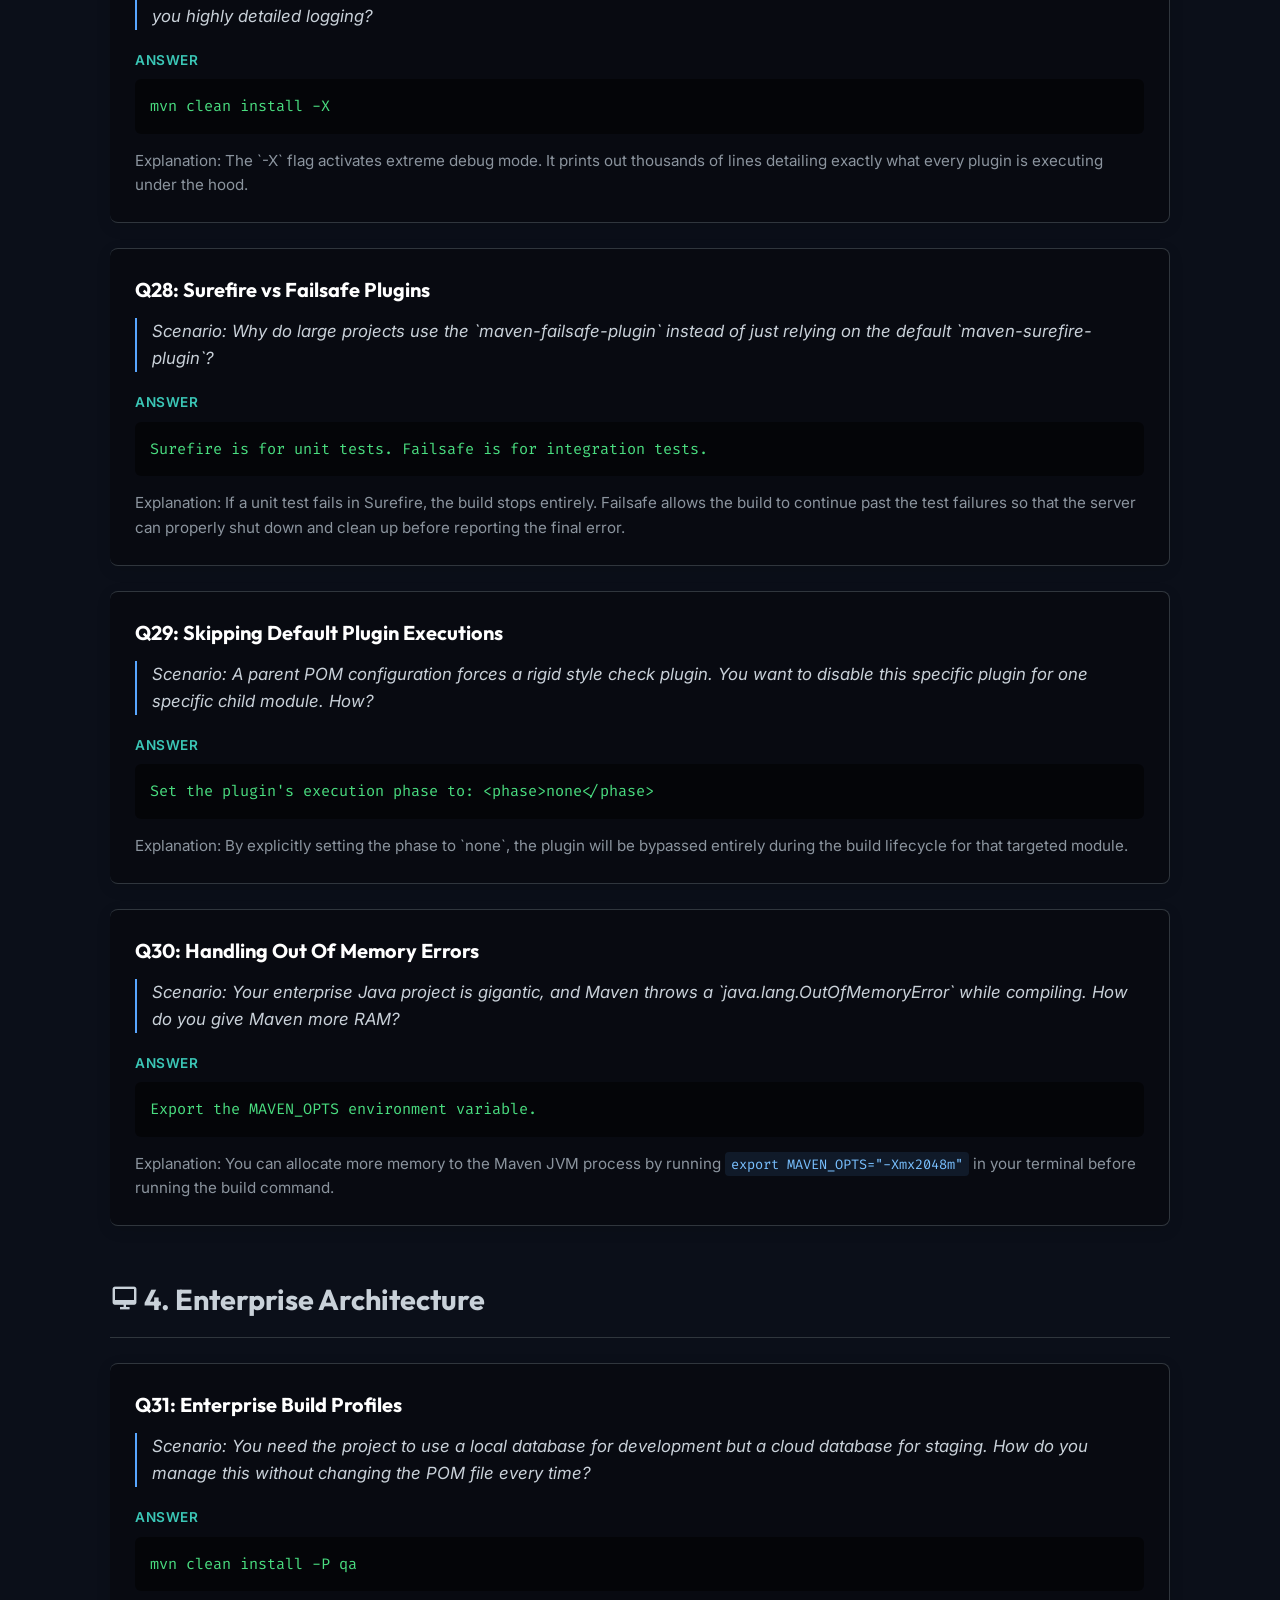
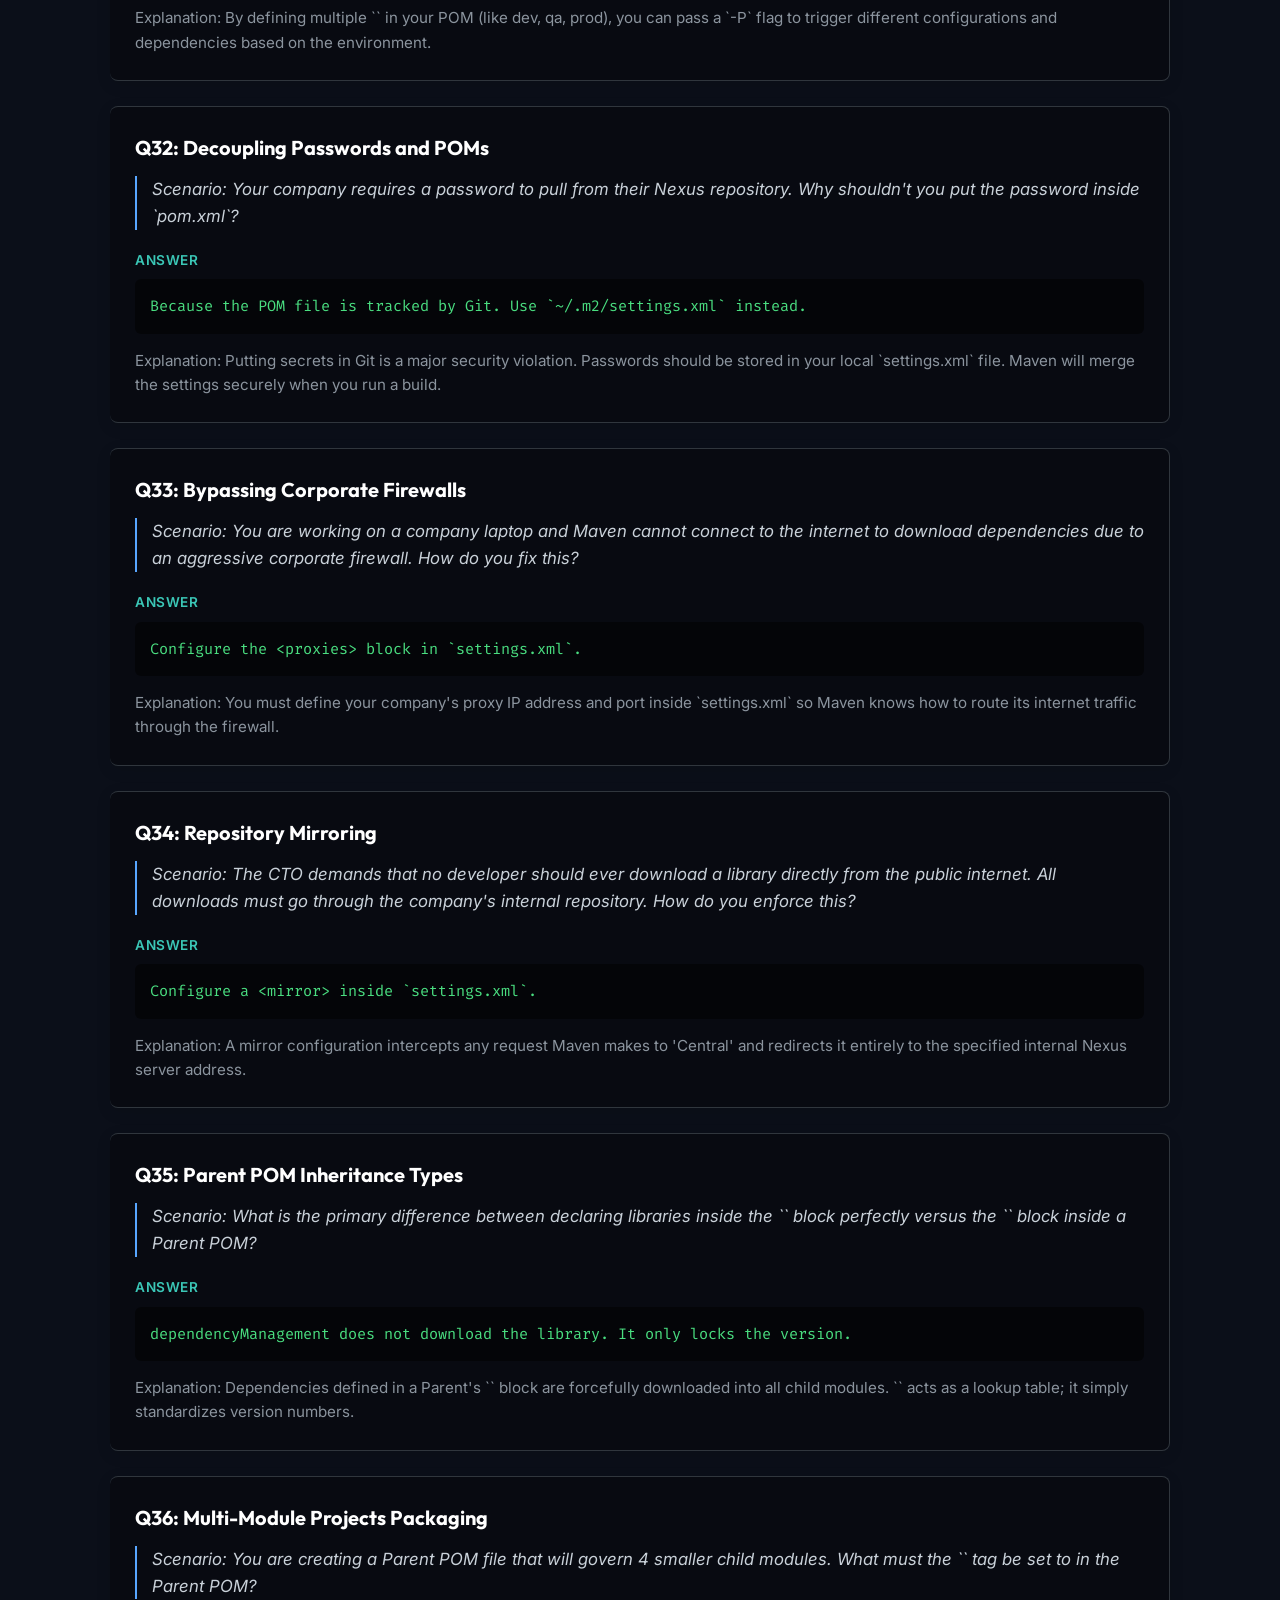
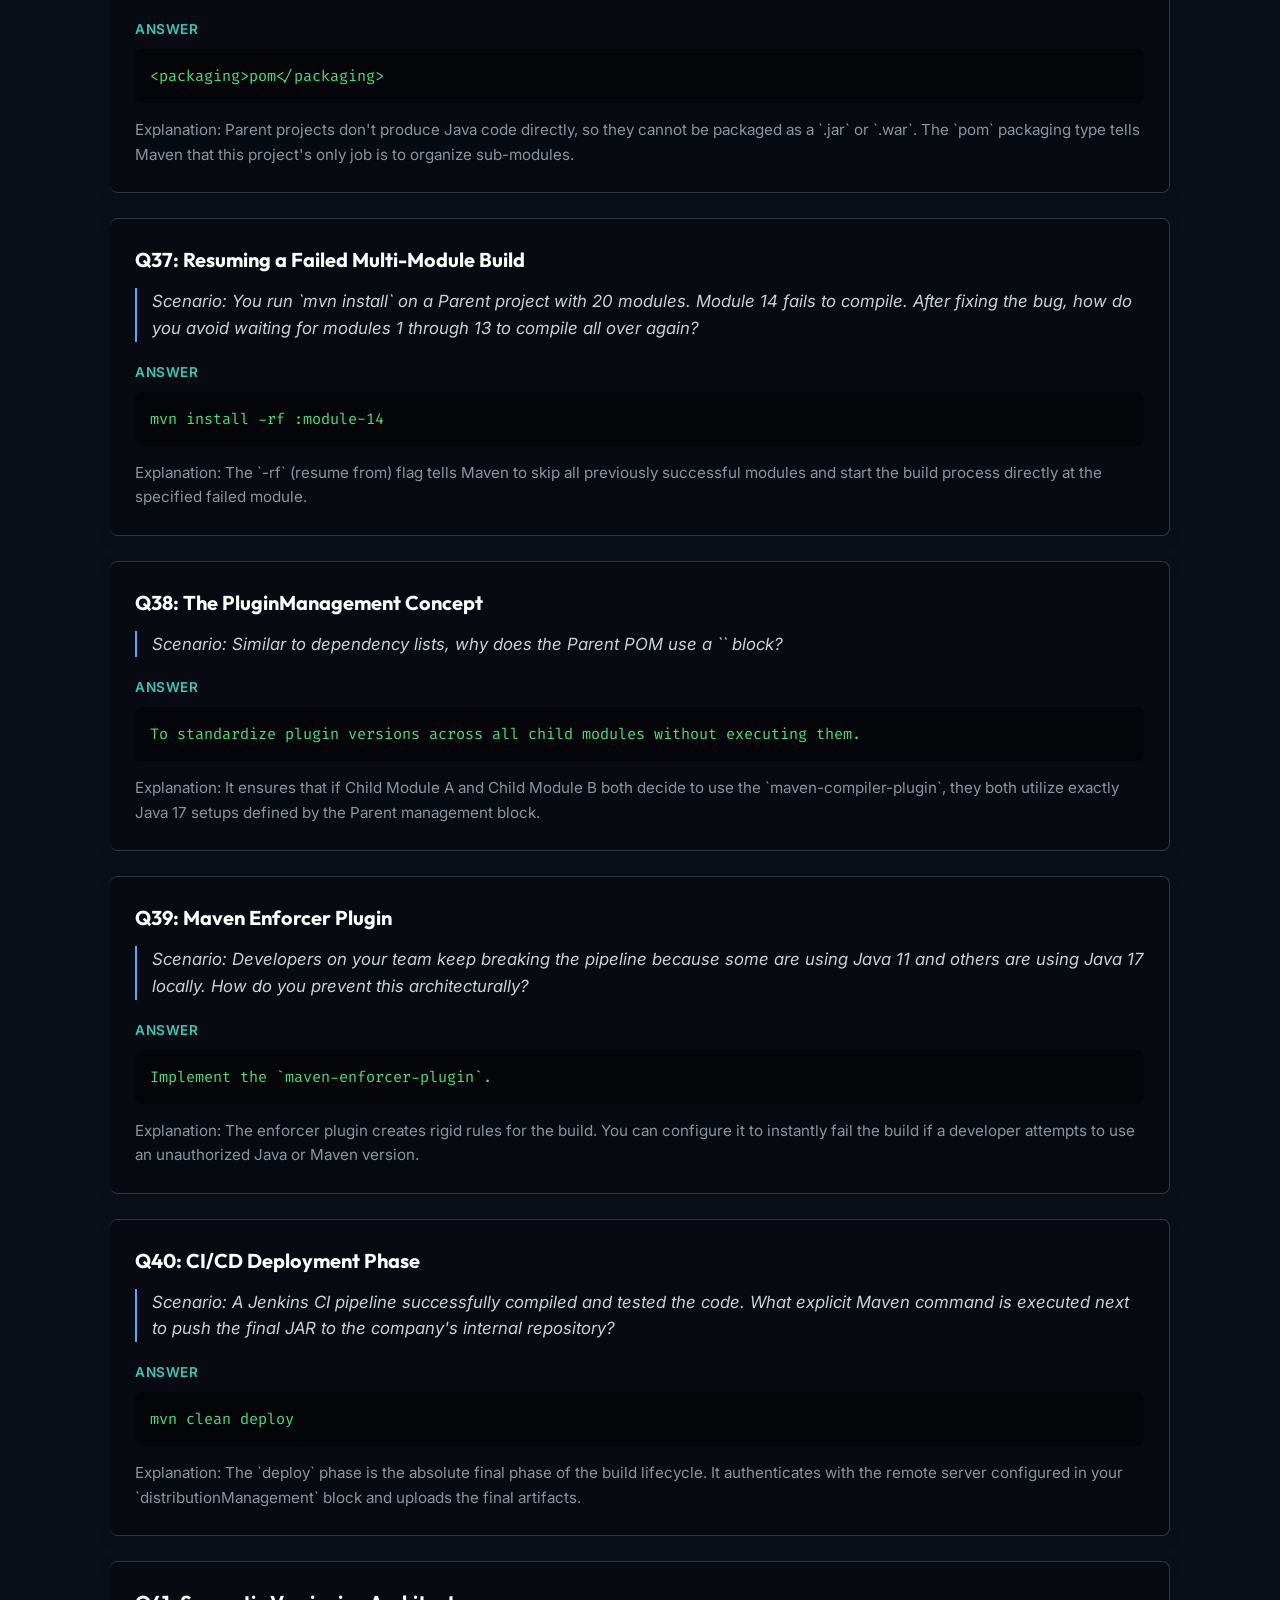
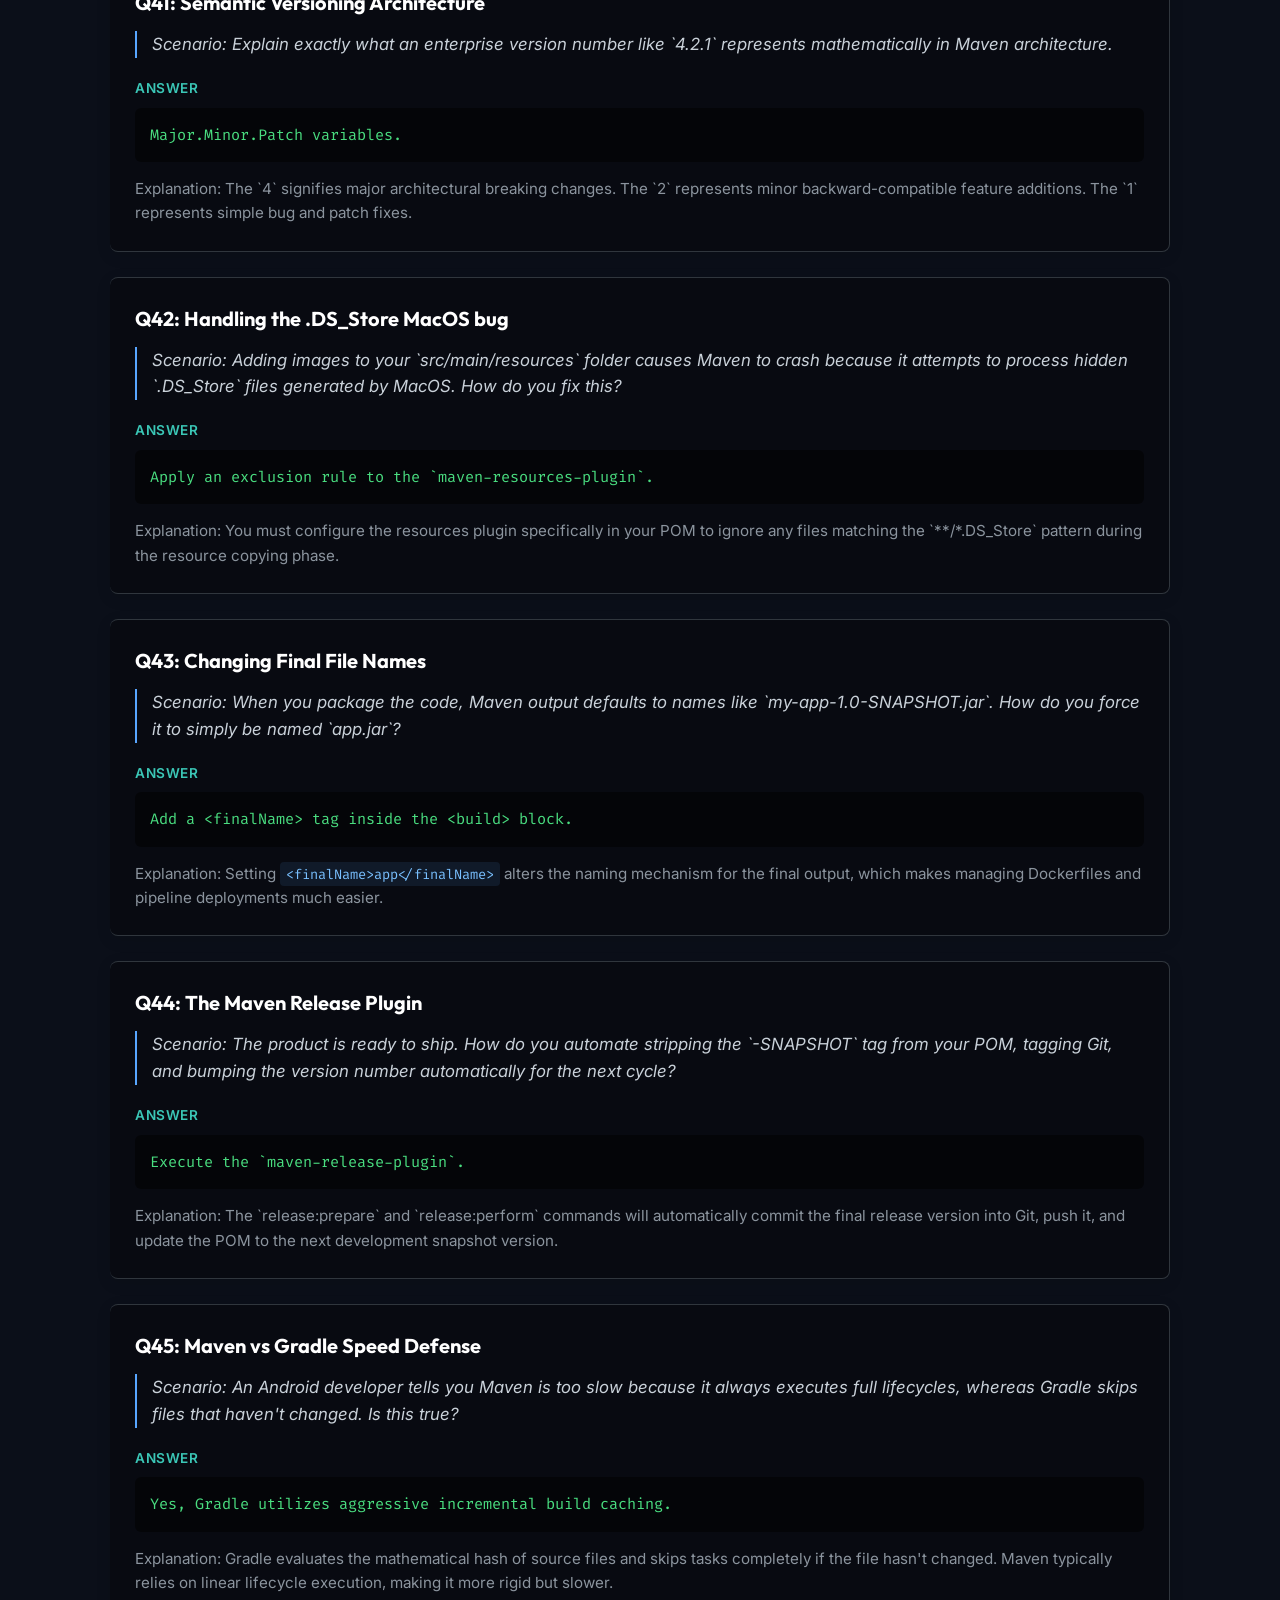
<file: maven/interview-scenarios.html>
<!DOCTYPE html>
<html lang="en">
<head>
    <meta charset="UTF-8">
    <meta name="viewport" content="width=device-width, initial-scale=1.0">
    <title>50 Enterprise Maven Scenarios</title>
    <link rel="stylesheet" href="style.css">
    <link href="https://fonts.googleapis.com/css2?family=Inter:wght@300;400;600;800&family=Outfit:wght@400;700&display=swap" rel="stylesheet">
    <link href='https://unpkg.com/boxicons@2.1.4/css/boxicons.min.css' rel='stylesheet'>
    <style>
        .color-safe, .color-green { color: #4ade80 !important; font-weight: 600; }
        .color-danger, .color-red { color: #f87171 !important; font-weight: 600; }
        .color-caution, .color-yellow { color: #fbbf24 !important; font-weight: 600; }

        .question-card { background: rgba(0,0,0,0.3); border: 1px solid var(--border-color); border-left: 4px solid var(--accent-purple); padding: 25px; border-radius: 8px; margin-bottom: 25px; box-shadow: 0 4px 15px rgba(0,0,0,0.1); }
        .q-title { color: #fff; font-weight: 700; margin-bottom: 12px; font-size: 1.25rem; font-family: 'Outfit', sans-serif;}
        .q-scenario { color: #c9d1d9; font-style: italic; margin-bottom: 20px; border-left: 2px solid var(--accent-blue); padding-left: 15px; font-size: 1.05rem; }
        .q-answer-title { color: var(--accent-teal); font-weight: 600; margin-bottom: 8px; text-transform: uppercase; font-size: 0.85rem; letter-spacing: 0.5px;}
        .q-answer { color: #4ade80; font-family: 'Fira Code', monospace; background: rgba(0,0,0,0.5); padding: 15px; border-radius: 6px; font-size: 0.95rem; line-height: 1.6;}
        .q-explain { color: #8b949e; font-size: 0.95rem; margin-top: 15px; line-height: 1.6;}
        
        .nav-back { display: inline-flex; align-items: center; gap: 8px; color: var(--accent-blue); text-decoration: none; font-weight: bold; margin-bottom: 30px; }
        .nav-back:hover { text-decoration: underline; }
        
        .section-header { margin: 50px 0 25px 0; color: var(--accent-purple); font-size: 1.8rem; border-bottom: 1px solid var(--border-color); padding-bottom: 15px;}
    </style>
</head>
<body>
    <header class="hero" style="min-height: 40vh; padding: 100px 20px; background: radial-gradient(circle at top, rgba(157, 78, 221, 0.15), transparent 60%);">
        <div class="hero-image-overlay" style="background: rgba(13, 17, 23, 0.8);"></div>
        <div class="hero-content">
            <h1><span class="highlight" style="background: linear-gradient(90deg, #9d4edd, #f9826c); -webkit-background-clip: text; -webkit-text-fill-color: transparent;">50 Enterprise Maven Scenarios</span></h1>
            <p>Advanced Backend Interview Preparations for Senior Engineers</p>
        </div>
    </header>

    <main class="container">
        <a href="index.html" class="nav-back"><i class='bx bx-arrow-back'></i> Back to Maven Masterclass</a>

        <!-- Section 1 -->
        <h2 class="section-header"><i class='bx bx-server'></i> 1. The Core Infrastructure & POM</h2>
        
        <div class="question-card">
            <div class="q-title">Q1: Defining a Missing Core Dependency</div>
            <div class="q-scenario">Scenario: You attempt to compile a legacy project, but Maven crashes stating it cannot locate a specific `.jar` file defined in the POM. What happened?</div>
            <div class="q-answer-title">Answer</div>
            <div class="q-answer">The JAR does not exist on the public Maven Central Repository.</div>
            <div class="q-explain">Explanation: Maven only checks the public Central repo by default. If the previous developers used a private library, you need to add a <code>&lt;repository&gt;</code> block to your POM pointing to their private server.</div>
        </div>

        <div class="question-card">
            <div class="q-title">Q2: SNAPSHOT vs Release Paradigm</div>
            <div class="q-scenario">Scenario: A colleague asks why his <code>1.2-SNAPSHOT</code> dependency is breaking his build today, even though it worked fine yesterday.</div>
            <div class="q-answer-title">Answer</div>
            <div class="q-answer">SNAPSHOT means the code is under active development and can change at any time.</div>
            <div class="q-explain">Explanation: Maven downloads the newest version of a SNAPSHOT every day. Someone else updated the snapshot overnight and introduced a bug. You should always use fixed release versions for stable projects.</div>
        </div>

        <div class="question-card">
            <div class="q-title">Q3: The Forced Cache Update</div>
            <div class="q-scenario">Scenario: You know the remote server has a new snapshot version, but your terminal keeps using the old cached version on your computer.</div>
            <div class="q-answer-title">Answer</div>
            <div class="q-answer">mvn clean install -U</div>
            <div class="q-explain">Explanation: The <code>-U</code> flag forces Maven to ignore its local cache limit and check the remote repository for updates immediately.</div>
        </div>

        <div class="question-card">
            <div class="q-title">Q4: Installing a Private Local JAR</div>
            <div class="q-scenario">Scenario: Someone emailed you a `custom.jar` file. It is not hosted anywhere on the internet. How do you make Maven use it?</div>
            <div class="q-answer-title">Answer</div>
            <div class="q-answer">mvn install:install-file -Dfile=custom.jar -DgroupId=com.company -DartifactId=custom -Dversion=1.0 -Dpackaging=jar</div>
            <div class="q-explain">Explanation: This command places the file directly into your local <code>~/.m2/repository</code> folder. Now your POM file can reference it just like any public dependency.</div>
        </div>

        <div class="question-card">
            <div class="q-title">Q5: The Maven Super POM</div>
            <div class="q-scenario">Scenario: An interviewer asks: "Even if your `pom.xml` is completely empty, why does Maven know to look for Java files in `src/main/java`?"</div>
            <div class="q-answer-title">Answer</div>
            <div class="q-answer">All POM files inherit from a hidden file called the Super POM.</div>
            <div class="q-explain">Explanation: The Super POM defines all the default directory locations and assigns standard plugins to the build phases. Your POM simply overrides these defaults.</div>
        </div>

        <div class="question-card">
            <div class="q-title">Q6: The Target Directory Pattern</div>
            <div class="q-scenario">Scenario: What exactly happens when you run `mvn clean`?</div>
            <div class="q-answer-title">Answer</div>
            <div class="q-answer">Maven deletes the `target/` directory completely.</div>
            <div class="q-explain">Explanation: The `target/` directory contains all your compiled classes and generated JAR files. Deleting it ensures you are building the project entirely from scratch without stale files.</div>
        </div>

        <div class="question-card">
            <div class="q-title">Q7: Can you invent custom phases?</div>
            <div class="q-scenario">Scenario: Your manager asks you to create a completely new Maven build phase called `mvn scan-security`. Is this possible?</div>
            <div class="q-answer-title">Answer</div>
            <div class="q-answer">No, Maven phases are standardized and fixed.</div>
            <div class="q-explain">Explanation: You cannot add new phases to Maven's lifecycle. However, you can use a security plugin and bind its execution to an existing phase like `verify`.</div>
        </div>

        <div class="question-card">
            <div class="q-title">Q8: Maven vs Ant</div>
            <div class="q-scenario">Scenario: Why did the industry abandon Apache Ant in favor of Apache Maven?</div>
            <div class="q-answer-title">Answer</div>
            <div class="q-answer">Convention over Configuration.</div>
            <div class="q-explain">Explanation: In Ant, developers had to manually write huge scripts to define every single compilation step. Maven automatically assumes standard steps and folder layouts, eliminating thousands of lines of boilerplate setup.</div>
        </div>

        <div class="question-card">
            <div class="q-title">Q9: Changing the Local Repository Location</div>
            <div class="q-scenario">Scenario: Your main hard drive is full. How do you tell Maven to save its cached `.m2` dependency files on your external D: drive instead?</div>
            <div class="q-answer-title">Answer</div>
            <div class="q-answer">Open `settings.xml` and update the &lt;localRepository&gt; tag.</div>
            <div class="q-explain">Explanation: You can point <code>&lt;localRepository&gt;D:/maven-repo&lt;/localRepository&gt;</code> in your settings file to redirect where downloaded libraries are stored.</div>
        </div>

        <div class="question-card">
            <div class="q-title">Q10: The Packaging Tag</div>
            <div class="q-scenario">Scenario: If you do not include a `<packaging>` tag in your POM file, what will Maven create by default?</div>
            <div class="q-answer-title">Answer</div>
            <div class="q-answer">It will create a `.jar` file.</div>
            <div class="q-explain">Explanation: Maven defaults to `jar` packaging. You only need to explicitly define the tag if you want a `war`, `ear`, or `pom` structure.</div>
        </div>

        <!-- Section 2 -->
        <h2 class="section-header"><i class='bx bx-sitemap'></i> 2. Transitive Collisions & Scopes</h2>

        <div class="question-card">
            <div class="q-title">Q11: The Infamous Tomcat Clash</div>
            <div class="q-scenario">Scenario: Your web application runs fine locally. But when you deploy the `.war` file to a Tomcat server, you get a Class Conflict error regarding the Servlet API. Why?</div>
            <div class="q-answer-title">Answer</div>
            <div class="q-answer">You forgot to set the Servlet API dependency scope to <code>provided</code>.</div>
            <div class="q-explain">Explanation: Tomcat already contains the Servlet API. If you leave the scope as `compile`, Maven puts a duplicate copy of the API inside your WAR file, causing the server to crash.</div>
        </div>

        <div class="question-card">
            <div class="q-title">Q12: Diagnosing Conflict Errors</div>
            <div class="q-scenario">Scenario: You have massive warnings about two clashing versions of `Jackson` occurring deep inside your transitive dependencies. How do you find where they are coming from?</div>
            <div class="q-answer-title">Answer</div>
            <div class="q-answer">mvn dependency:tree</div>
            <div class="q-explain">Explanation: This command prints a visual tree in your terminal displaying exactly how every library is imported. It makes it easy to trace which parent dependency caused the conflict.</div>
        </div>

        <div class="question-card">
            <div class="q-title">Q13: Using Exclusions</div>
            <div class="q-scenario">Scenario: You found out that `Library A` is importing a terrible, outdated version of a logging framework. How do you stop it?</div>
            <div class="q-answer-title">Answer</div>
            <div class="q-answer">Add an <code>&lt;exclusion&gt;</code> block inside the dependency declaration.</div>
            <div class="q-explain">Explanation: This tells Maven to download Library A but skip downloading its logging framework. You can then specify the correct logging framework version in your own POM.</div>
        </div>

        <div class="question-card">
            <div class="q-title">Q14: The Nearest Definition Rule</div>
            <div class="q-scenario">Scenario: If two different libraries try to import `Guava` (v1.0 and v2.0) through a transitive dependency chain, which version does Maven pick?</div>
            <div class="q-answer-title">Answer</div>
            <div class="q-answer">Maven uses the Nearest Definition rule.</div>
            <div class="q-explain">Explanation: Maven calculates which version is closest to the root of the dependency tree. If v2.0 is 3 layers deep and v1.0 is 4 layers deep, Maven will select v2.0.</div>
        </div>

        <div class="question-card">
            <div class="q-title">Q15: The Runtime Scope</div>
            <div class="q-scenario">Scenario: You are using a MySQL database. Why should the JDBC driver be set to `runtime` scope instead of `compile` scope?</div>
            <div class="q-answer-title">Answer</div>
            <div class="q-answer">Because you do not write code directly against the MySQL classes.</div>
            <div class="q-explain">Explanation: You write code against standard Java connection interfaces. The actual MySQL database driver jar is only needed when the application is actively running. Setting it to runtime keeps your compile phase clean.</div>
        </div>

        <div class="question-card">
            <div class="q-title">Q16: Stopping Transitive Propagation</div>
            <div class="q-scenario">Scenario: You are writing a common toolkit library. You use an Excel parsing library, but you don't want projects that use your toolkit to automatically download the Excel library too.</div>
            <div class="q-answer-title">Answer</div>
            <div class="q-answer">Set &lt;optional&gt;true&lt;/optional&gt; inside the dependency.</div>
            <div class="q-explain">Explanation: Optional dependencies are not passed down the transitive dependency tree. If another team imports your toolkit, they won't receive the Excel library unless they explicitly request it themselves.</div>
        </div>

        <div class="question-card">
            <div class="q-title">Q17: The Bill of Materials (BOM)</div>
            <div class="q-scenario">Scenario: In a Spring Boot project, you include 20 different Spring libraries, but you never specify their version numbers. How does Maven know which version to download?</div>
            <div class="q-answer-title">Answer</div>
            <div class="q-answer">Through a BOM using the &lt;scope&gt;import&lt;/scope&gt; feature.</div>
            <div class="q-explain">Explanation: A Bill of Materials is a special POM file that dictates precise, compatible version numbers for hundreds of libraries. By importing a BOM, you let it handle version management automatically.</div>
        </div>

        <div class="question-card">
            <div class="q-title">Q18: Classifiers</div>
            <div class="q-scenario">Scenario: A single library is published with two versions: one for Java 8 and one for Java 11. They have the exact same Group, Artifact, and Version format. How do you pick the right one?</div>
            <div class="q-answer-title">Answer</div>
            <div class="q-answer">Use the &lt;classifier&gt; tag.</div>
            <div class="q-explain">Explanation: The classifier tag appends a suffix to the jar name, such as <code>&lt;classifier&gt;jdk11&lt;/classifier&gt;</code>. This allows downloading highly specific builds of the same dependency.</div>
        </div>

        <div class="question-card">
            <div class="q-title">Q19: Downloading Library Source Code</div>
            <div class="q-scenario">Scenario: You want to read the raw Java comments inside an external library while debugging in your IDE. How do you tell Maven to download the source code files?</div>
            <div class="q-answer-title">Answer</div>
            <div class="q-answer">mvn dependency:resolve -Dclassifier=javadoc</div>
            <div class="q-explain">Explanation: This command forces Maven to reach into the Central repository and request the attached source code and JavaDoc archives for all of your project's dependencies.</div>
        </div>

        <div class="question-card">
            <div class="q-title">Q20: Checking for Unused Dependencies</div>
            <div class="q-scenario">Scenario: Your project has 100 dependencies, and you suspect half of them are no longer being used. How do you identify the dead weight?</div>
            <div class="q-answer-title">Answer</div>
            <div class="q-answer">mvn dependency:analyze</div>
            <div class="q-explain">Explanation: This plugin analyzes your Java bytecode and reports which libraries are declared in the POM but never actually imported or used in your code.</div>
        </div>

        <!-- Section 3 -->
        <h2 class="section-header"><i class='bx bx-reset'></i> 3. Lifecycles, Plugins & Commands</h2>

        <div class="question-card">
            <div class="q-title">Q21: Bypassing Tests Explicitly</div>
            <div class="q-scenario">Scenario: You need a newly packaged `.jar` urgently. Running the full test suite takes 40 minutes. How do you skip the tests to save time?</div>
            <div class="q-answer-title">Answer</div>
            <div class="q-answer">mvn clean install -DskipTests</div>
            <div class="q-explain">Explanation: The `-DskipTests` flag tells the `maven-surefire-plugin` to compile your tests but skip executing them.</div>
        </div>

        <div class="question-card">
            <div class="q-title">Q22: Skipping Test Compilation Entirely</div>
            <div class="q-scenario">Scenario: You used `-DskipTests`, but compiling the test code is still taking too long. How do you tell Maven to ignore the test folder completely?</div>
            <div class="q-answer-title">Answer</div>
            <div class="q-answer">mvn clean install -Dmaven.test.skip=true</div>
            <div class="q-explain">Explanation: This flag completely disables both test compilation and test execution. No `.class` files will be generated in your test folder.</div>
        </div>

        <div class="question-card">
            <div class="q-title">Q23: Isolate Execution via Phase Testing</div>
            <div class="q-scenario">Scenario: You fixed a bug in the authentication logic. How do you run just the `AuthenticationUserTest` class instead of the whole test suite?</div>
            <div class="q-answer-title">Answer</div>
            <div class="q-answer">mvn test -Dtest=AuthenticationUserTest</div>
            <div class="q-explain">Explanation: This restricts testing to the exact class you specified. It is much faster than running the full suite when debugging a single problem.</div>
        </div>

        <div class="question-card">
            <div class="q-title">Q24: Distinguishing Verify and Test</div>
            <div class="q-scenario">Scenario: An interviewer asks: "What is the difference between the `verify` phase and the `test` phase?"</div>
            <div class="q-answer-title">Answer</div>
            <div class="q-answer">Test handles unit tests. Verify handles integration tests.</div>
            <div class="q-explain">Explanation: Unit tests run fast and independently during the `test` phase. Integration tests require the project to be packaged first, so they run later during the `verify` phase.</div>
        </div>

        <div class="question-card">
            <div class="q-title">Q25: Package vs Install commands</div>
            <div class="q-scenario">Scenario: What is the main difference between running `mvn package` and `mvn install`?</div>
            <div class="q-answer-title">Answer</div>
            <div class="q-answer">`install` pushes the jar into your `~/.m2` folder.</div>
            <div class="q-explain">Explanation: `package` simply creates the JAR file inside your `target/` directory. `install` goes one step further and copies that JAR into your local Maven cache, allowing your other local projects to use it.</div>
        </div>

        <div class="question-card">
            <div class="q-title">Q26: The Fat JAR (Uber JAR)</div>
            <div class="q-scenario">Scenario: You created a JAR file and tried to run it, but got a ClassNotFoundException because your dependencies weren't included in the JAR. How do you fix this?</div>
            <div class="q-answer-title">Answer</div>
            <div class="q-answer">Use the `maven-shade-plugin` or `spring-boot-maven-plugin`.</div>
            <div class="q-explain">Explanation: By default, Maven creates a "Thin JAR" containing only your code. The shade plugin creates a "Fat JAR" by merging your code and all your dependencies into one massive, executable file.</div>
        </div>

        <div class="question-card">
            <div class="q-title">Q27: Debugging Maven Logs</div>
            <div class="q-scenario">Scenario: Maven is failing during the compile phase, but the error message is too generic. How do you force Maven to give you highly detailed logging?</div>
            <div class="q-answer-title">Answer</div>
            <div class="q-answer">mvn clean install -X</div>
            <div class="q-explain">Explanation: The `-X` flag activates extreme debug mode. It prints out thousands of lines detailing exactly what every plugin is executing under the hood.</div>
        </div>

        <div class="question-card">
            <div class="q-title">Q28: Surefire vs Failsafe Plugins</div>
            <div class="q-scenario">Scenario: Why do large projects use the `maven-failsafe-plugin` instead of just relying on the default `maven-surefire-plugin`?</div>
            <div class="q-answer-title">Answer</div>
            <div class="q-answer">Surefire is for unit tests. Failsafe is for integration tests.</div>
            <div class="q-explain">Explanation: If a unit test fails in Surefire, the build stops entirely. Failsafe allows the build to continue past the test failures so that the server can properly shut down and clean up before reporting the final error.</div>
        </div>

        <div class="question-card">
            <div class="q-title">Q29: Skipping Default Plugin Executions</div>
            <div class="q-scenario">Scenario: A parent POM configuration forces a rigid style check plugin. You want to disable this specific plugin for one specific child module. How?</div>
            <div class="q-answer-title">Answer</div>
            <div class="q-answer">Set the plugin's execution phase to: &lt;phase&gt;none&lt;/phase&gt;</div>
            <div class="q-explain">Explanation: By explicitly setting the phase to `none`, the plugin will be bypassed entirely during the build lifecycle for that targeted module.</div>
        </div>

        <div class="question-card">
            <div class="q-title">Q30: Handling Out Of Memory Errors</div>
            <div class="q-scenario">Scenario: Your enterprise Java project is gigantic, and Maven throws a `java.lang.OutOfMemoryError` while compiling. How do you give Maven more RAM?</div>
            <div class="q-answer-title">Answer</div>
            <div class="q-answer">Export the MAVEN_OPTS environment variable.</div>
            <div class="q-explain">Explanation: You can allocate more memory to the Maven JVM process by running <code>export MAVEN_OPTS="-Xmx2048m"</code> in your terminal before running the build command.</div>
        </div>

        <!-- Section 4 -->
        <h2 class="section-header"><i class='bx bx-desktop'></i> 4. Enterprise Architecture</h2>

        <div class="question-card">
            <div class="q-title">Q31: Enterprise Build Profiles</div>
            <div class="q-scenario">Scenario: You need the project to use a local database for development but a cloud database for staging. How do you manage this without changing the POM file every time?</div>
            <div class="q-answer-title">Answer</div>
            <div class="q-answer">mvn clean install -P qa</div>
            <div class="q-explain">Explanation: By defining multiple `<profiles>` in your POM (like dev, qa, prod), you can pass a `-P` flag to trigger different configurations and dependencies based on the environment.</div>
        </div>

        <div class="question-card">
            <div class="q-title">Q32: Decoupling Passwords and POMs</div>
            <div class="q-scenario">Scenario: Your company requires a password to pull from their Nexus repository. Why shouldn't you put the password inside `pom.xml`?</div>
            <div class="q-answer-title">Answer</div>
            <div class="q-answer">Because the POM file is tracked by Git. Use `~/.m2/settings.xml` instead.</div>
            <div class="q-explain">Explanation: Putting secrets in Git is a major security violation. Passwords should be stored in your local `settings.xml` file. Maven will merge the settings securely when you run a build.</div>
        </div>

        <div class="question-card">
            <div class="q-title">Q33: Bypassing Corporate Firewalls</div>
            <div class="q-scenario">Scenario: You are working on a company laptop and Maven cannot connect to the internet to download dependencies due to an aggressive corporate firewall. How do you fix this?</div>
            <div class="q-answer-title">Answer</div>
            <div class="q-answer">Configure the &lt;proxies&gt; block in `settings.xml`.</div>
            <div class="q-explain">Explanation: You must define your company's proxy IP address and port inside `settings.xml` so Maven knows how to route its internet traffic through the firewall.</div>
        </div>

        <div class="question-card">
            <div class="q-title">Q34: Repository Mirroring</div>
            <div class="q-scenario">Scenario: The CTO demands that no developer should ever download a library directly from the public internet. All downloads must go through the company's internal repository. How do you enforce this?</div>
            <div class="q-answer-title">Answer</div>
            <div class="q-answer">Configure a &lt;mirror&gt; inside `settings.xml`.</div>
            <div class="q-explain">Explanation: A mirror configuration intercepts any request Maven makes to 'Central' and redirects it entirely to the specified internal Nexus server address.</div>
        </div>

        <div class="question-card">
            <div class="q-title">Q35: Parent POM Inheritance Types</div>
            <div class="q-scenario">Scenario: What is the primary difference between declaring libraries inside the `<dependencies>` block perfectly versus the `<dependencyManagement>` block inside a Parent POM?</div>
            <div class="q-answer-title">Answer</div>
            <div class="q-answer">dependencyManagement does not download the library. It only locks the version.</div>
            <div class="q-explain">Explanation: Dependencies defined in a Parent's `<dependencies>` block are forcefully downloaded into all child modules. `<dependencyManagement>` acts as a lookup table; it simply standardizes version numbers.</div>
        </div>

        <div class="question-card">
            <div class="q-title">Q36: Multi-Module Projects Packaging</div>
            <div class="q-scenario">Scenario: You are creating a Parent POM file that will govern 4 smaller child modules. What must the `<packaging>` tag be set to in the Parent POM?</div>
            <div class="q-answer-title">Answer</div>
            <div class="q-answer">&lt;packaging&gt;pom&lt;/packaging&gt;</div>
            <div class="q-explain">Explanation: Parent projects don't produce Java code directly, so they cannot be packaged as a `.jar` or `.war`. The `pom` packaging type tells Maven that this project's only job is to organize sub-modules.</div>
        </div>

        <div class="question-card">
            <div class="q-title">Q37: Resuming a Failed Multi-Module Build</div>
            <div class="q-scenario">Scenario: You run `mvn install` on a Parent project with 20 modules. Module 14 fails to compile. After fixing the bug, how do you avoid waiting for modules 1 through 13 to compile all over again?</div>
            <div class="q-answer-title">Answer</div>
            <div class="q-answer">mvn install -rf :module-14</div>
            <div class="q-explain">Explanation: The `-rf` (resume from) flag tells Maven to skip all previously successful modules and start the build process directly at the specified failed module.</div>
        </div>

        <div class="question-card">
            <div class="q-title">Q38: The PluginManagement Concept</div>
            <div class="q-scenario">Scenario: Similar to dependency lists, why does the Parent POM use a `<pluginManagement>` block?</div>
            <div class="q-answer-title">Answer</div>
            <div class="q-answer">To standardize plugin versions across all child modules without executing them.</div>
            <div class="q-explain">Explanation: It ensures that if Child Module A and Child Module B both decide to use the `maven-compiler-plugin`, they both utilize exactly Java 17 setups defined by the Parent management block.</div>
        </div>

        <div class="question-card">
            <div class="q-title">Q39: Maven Enforcer Plugin</div>
            <div class="q-scenario">Scenario: Developers on your team keep breaking the pipeline because some are using Java 11 and others are using Java 17 locally. How do you prevent this architecturally?</div>
            <div class="q-answer-title">Answer</div>
            <div class="q-answer">Implement the `maven-enforcer-plugin`.</div>
            <div class="q-explain">Explanation: The enforcer plugin creates rigid rules for the build. You can configure it to instantly fail the build if a developer attempts to use an unauthorized Java or Maven version.</div>
        </div>

        <div class="question-card">
            <div class="q-title">Q40: CI/CD Deployment Phase</div>
            <div class="q-scenario">Scenario: A Jenkins CI pipeline successfully compiled and tested the code. What explicit Maven command is executed next to push the final JAR to the company's internal repository?</div>
            <div class="q-answer-title">Answer</div>
            <div class="q-answer">mvn clean deploy</div>
            <div class="q-explain">Explanation: The `deploy` phase is the absolute final phase of the build lifecycle. It authenticates with the remote server configured in your `distributionManagement` block and uploads the final artifacts.</div>
        </div>

        <div class="question-card">
            <div class="q-title">Q41: Semantic Versioning Architecture</div>
            <div class="q-scenario">Scenario: Explain exactly what an enterprise version number like `4.2.1` represents mathematically in Maven architecture.</div>
            <div class="q-answer-title">Answer</div>
            <div class="q-answer">Major.Minor.Patch variables.</div>
            <div class="q-explain">Explanation: The `4` signifies major architectural breaking changes. The `2` represents minor backward-compatible feature additions. The `1` represents simple bug and patch fixes.</div>
        </div>

        <div class="question-card">
            <div class="q-title">Q42: Handling the .DS_Store MacOS bug</div>
            <div class="q-scenario">Scenario: Adding images to your `src/main/resources` folder causes Maven to crash because it attempts to process hidden `.DS_Store` files generated by MacOS. How do you fix this?</div>
            <div class="q-answer-title">Answer</div>
            <div class="q-answer">Apply an exclusion rule to the `maven-resources-plugin`.</div>
            <div class="q-explain">Explanation: You must configure the resources plugin specifically in your POM to ignore any files matching the `**/*.DS_Store` pattern during the resource copying phase.</div>
        </div>

        <div class="question-card">
            <div class="q-title">Q43: Changing Final File Names</div>
            <div class="q-scenario">Scenario: When you package the code, Maven output defaults to names like `my-app-1.0-SNAPSHOT.jar`. How do you force it to simply be named `app.jar`?</div>
            <div class="q-answer-title">Answer</div>
            <div class="q-answer">Add a &lt;finalName&gt; tag inside the &lt;build&gt; block.</div>
            <div class="q-explain">Explanation: Setting <code>&lt;finalName&gt;app&lt;/finalName&gt;</code> alters the naming mechanism for the final output, which makes managing Dockerfiles and pipeline deployments much easier.</div>
        </div>

        <div class="question-card">
            <div class="q-title">Q44: The Maven Release Plugin</div>
            <div class="q-scenario">Scenario: The product is ready to ship. How do you automate stripping the `-SNAPSHOT` tag from your POM, tagging Git, and bumping the version number automatically for the next cycle?</div>
            <div class="q-answer-title">Answer</div>
            <div class="q-answer">Execute the `maven-release-plugin`.</div>
            <div class="q-explain">Explanation: The `release:prepare` and `release:perform` commands will automatically commit the final release version into Git, push it, and update the POM to the next development snapshot version.</div>
        </div>

        <div class="question-card">
            <div class="q-title">Q45: Maven vs Gradle Speed Defense</div>
            <div class="q-scenario">Scenario: An Android developer tells you Maven is too slow because it always executes full lifecycles, whereas Gradle skips files that haven't changed. Is this true?</div>
            <div class="q-answer-title">Answer</div>
            <div class="q-answer">Yes, Gradle utilizes aggressive incremental build caching.</div>
            <div class="q-explain">Explanation: Gradle evaluates the mathematical hash of source files and skips tasks completely if the file hasn't changed. Maven typically relies on linear lifecycle execution, making it more rigid but slower.</div>
        </div>

        <div class="question-card">
            <div class="q-title">Q46: Resolving the SLF4J Multiple Bindings Error</div>
            <div class="q-scenario">Scenario: When you run the application, the console prints a massive red warning: "SLF4J: Class path contains multiple SLF4J bindings". What does this mean?</div>
            <div class="q-answer-title">Answer</div>
            <div class="q-answer">Two different transitive dependencies brought in competing logging frameworks.</div>
            <div class="q-explain">Explanation: SLF4J is trying to map logs, but it found `Logback` and `Log4j` simultaneously on the classpath. Use `dependency:tree` to find the rogue logger and apply an `<exclusion>` list.</div>
        </div>

        <div class="question-card">
            <div class="q-title">Q47: Database Credentials specifically for Testing</div>
            <div class="q-scenario">Scenario: You need a database URL connection specifically for your JUnit tests, but you do not want this configuration mixing with your standard production code properties.</div>
            <div class="q-answer-title">Answer</div>
            <div class="q-answer">Place an `application-test.properties` file strictly within `src/test/resources`.</div>
            <div class="q-explain">Explanation: Maven treats the `test/resources` folder entirely independently. Anything loaded here is used during the `test` phase but is completely omitted during the `package` phase.</div>
        </div>

        <div class="question-card">
            <div class="q-title">Q48: Understanding Plugin Binding Architecture</div>
            <div class="q-scenario">Scenario: What concept determines exactly WHEN a custom plugin script fires during the Maven command sequence?</div>
            <div class="q-answer-title">Answer</div>
            <div class="q-answer">The &lt;phase&gt; configuration block.</div>
            <div class="q-explain">Explanation: When writing an `<execution>` step for a plugin, passing <code>&lt;phase&gt;pre-integration-test&lt;/phase&gt;</code> tells Maven exactly when the script logically occurs inside the chronological chain.</div>
        </div>

        <div class="question-card">
            <div class="q-title">Q49: The DistributionManagement Block</div>
            <div class="q-scenario">Scenario: You type `mvn deploy`. Maven tries to upload your `.jar`, but it crashes because it literally doesn't know where to upload it. How do you resolve this?</div>
            <div class="q-answer-title">Answer</div>
            <div class="q-answer">Configure the &lt;distributionManagement&gt; block in the POM.</div>
            <div class="q-explain">Explanation: This block explicitly defines the remote server URL and repository layout where Jenkins or Maven should upload the final archived binaries at the end of the deployment cycle.</div>
        </div>

        <div class="question-card">
            <div class="q-title">Q50: Executing Shell Scripts natively through Maven</div>
            <div class="q-scenario">Scenario: You need a Python script to execute immediately before Java compiles. How can Maven trigger this?</div>
            <div class="q-answer-title">Answer</div>
            <div class="q-answer">Use the `exec-maven-plugin`.</div>
            <div class="q-explain">Explanation: By importing this specialized plugin, you can command Maven to trigger arbitrary system-level shell scripts, batch files, or bash commands directly during a designated build phase.</div>
        </div>

    </main>

    <footer>
        <p>Enterprise Interview Preparation • Designed with ❤️ by Antigravity AI</p>
    </footer>
</body>
</html>
</file>
<file: java-oops/style.css>
/* CSS Reset and Variables */
@import url('https://fonts.googleapis.com/css2?family=Fira+Code:wght@400;500&display=swap');

:root {
    --bg-color: #0b0f19;
    --bg-secondary: #131a2a;
    --text-main: #c9d1d9;
    --text-muted: #8b949e;
    --accent-blue: #58a6ff;
    --accent-teal: #3bc7b7;
    --accent-glow: rgba(88, 166, 255, 0.4);
    --card-bg: rgba(22, 27, 34, 0.6);
    --border-color: #30363d;
    --danger-color: #f85149;
    --highlight: linear-gradient(90deg, #58a6ff, #3bc7b7, #a476ff);
}

* {
    margin: 0;
    padding: 0;
    box-sizing: border-box;
}

body {
    font-family: 'Inter', sans-serif;
    background-color: var(--bg-color);
    color: var(--text-main);
    line-height: 1.6;
    overflow-x: hidden;
}

h1, h2, h3, h4 {
    font-family: 'Outfit', sans-serif;
    color: #ffffff;
    font-weight: 700;
}

a {
    color: var(--accent-blue);
    text-decoration: none;
}

/* Beautiful Hero Header */
.hero {
    position: relative;
    padding: 150px 20px;
    text-align: center;
    min-height: 100vh;
    display: flex;
    justify-content: center;
    align-items: center;
    border-bottom: 1px solid var(--border-color);
    overflow: hidden;
}

.hero-bg {
    position: absolute;
    top: 50%;
    left: 50%;
    transform: translate(-50%, -50%);
    width: 100%;
    height: 100%;
    object-fit: cover;
    z-index: 0;
}

.hero-image-overlay {
    position: absolute;
    top: 0;
    left: 0;
    width: 100%;
    height: 100%;
    background: linear-gradient(to bottom, rgba(11, 15, 25, 0.6) 0%, var(--bg-color) 100%);
    z-index: 1;
}

.hero-content {
    position: relative;
    z-index: 10;
    animation: fadeInDown 1s ease-out;
}

.hero h1 {
    font-size: 4rem;
    margin-bottom: 20px;
    letter-spacing: -1px;
    text-shadow: 0 4px 10px rgba(0,0,0,0.5);
}

.highlight {
    background: var(--highlight);
    -webkit-background-clip: text;
    background-clip: text;
    -webkit-text-fill-color: transparent;
}

.hero p {
    font-size: 1.25rem;
    color: #ffffff;
    opacity: 0.9;
    max-width: 600px;
    margin: 0 auto;
}

.hero-scroll {
    margin-top: 30px;
    font-size: 2rem;
    color: var(--accent-teal);
}

.blinking {
    animation: blink 2s infinite;
}

/* Container & Layout */
.container {
    max-width: 1100px;
    margin: 0 auto;
    padding: 60px 20px;
}

.mt-10 { margin-top: 10px; }
.mt-20 { margin-top: 20px; }

/* Glassmorphic Cards */
.card {
    background-color: var(--card-bg);
    backdrop-filter: blur(12px);
    border: 1px solid var(--border-color);
    border-radius: 12px;
    padding: 40px;
    box-shadow: 0 10px 30px rgba(0,0,0,0.3);
    transition: transform 0.3s ease, box-shadow 0.3s ease, border-color 0.3s ease;
    margin-bottom: 40px;
    position: relative;
    overflow: hidden;
}

.card:hover {
    transform: translateY(-5px);
    box-shadow: 0 15px 40px rgba(88, 166, 255, 0.1);
    border-color: rgba(88, 166, 255, 0.3);
}

.card h2 {
    font-size: 2.2rem;
    margin-bottom: 20px;
    display: flex;
    align-items: center;
    gap: 10px;
}

.card h2 i {
    color: var(--accent-teal);
}

/* Grid Layouts */
.grid-2 {
    display: grid;
    grid-template-columns: repeat(auto-fit, minmax(350px, 1fr));
    gap: 20px;
}

.grid-3 {
    display: grid;
    grid-template-columns: repeat(auto-fit, minmax(280px, 1fr));
    gap: 20px;
    margin-top: 30px;
}

.feature-box {
    background: rgba(255,255,255,0.03);
    border: 1px solid var(--border-color);
    border-radius: 10px;
    padding: 25px;
    transition: all 0.3s ease;
}

.feature-box:hover {
    background: rgba(255,255,255,0.07);
    border-color: var(--accent-blue);
}

.feature-icon {
    font-size: 2.5rem;
    color: var(--accent-blue);
    margin-bottom: 15px;
}

/* Info Alerts */
.info-alert {
    background: rgba(59, 199, 183, 0.1);
    border-left: 4px solid var(--accent-teal);
    padding: 15px 20px;
    border-radius: 0 8px 8px 0;
    margin: 20px 0;
    color: #e5e7eb;
}

.info-alert i {
    color: var(--accent-teal);
    font-size: 1.2rem;
    vertical-align: middle;
}

/* Split Layouts */
.split-layout {
    display: flex;
    gap: 30px;
    align-items: center;
    margin-top: 20px;
}

.split-layout.align-start {
    align-items: flex-start;
}

.split-layout > div {
    flex: 1;
}

.diagram-content .mermaid {
    background: transparent;
    box-shadow: none;
    padding: 0;
}

/* Lists */
.styled-list {
    list-style: none;
}

.styled-list li {
    margin-bottom: 15px;
    padding-left: 25px;
    position: relative;
    background: rgba(255,255,255,0.02);
    padding: 15px;
    border-radius: 8px;
    border-left: 2px solid var(--accent-teal);
}

.styled-list li code {
    color: var(--accent-teal);
    background: transparent;
    padding: 0;
}

ul {
    padding-left: 20px;
    margin-top: 15px;
}

ul li {
    margin-bottom: 10px;
}

/* Tables */
.table-container {
    overflow-x: auto;
    margin-top: 25px;
}

.styled-table {
    width: 100%;
    border-collapse: collapse;
    background: rgba(0,0,0,0.2);
    border-radius: 8px;
    overflow: hidden;
}

.styled-table th, .styled-table td {
    padding: 15px 20px;
    text-align: left;
    border-bottom: 1px solid var(--border-color);
}

.styled-table th {
    background-color: rgba(255,255,255,0.05);
    color: var(--accent-teal);
    font-weight: 600;
}

.styled-table tr:last-child td {
    border-bottom: none;
}

.styled-table tbody tr:hover {
    background-color: rgba(255,255,255,0.02);
}

/* Code Snippets */
.code-snippet {
    background: #0d1117;
    border: 1px solid var(--border-color);
    border-radius: 8px;
    padding: 20px;
    margin-top: 15px;
    position: relative;
}

.code-snippet h4 {
    margin-bottom: 15px;
    color: var(--accent-blue);
    font-size: 1.1rem;
    border-bottom: 1px solid var(--border-color);
    padding-bottom: 10px;
}

.code-snippet pre {
    overflow-x: auto;
}

.code-snippet code {
    font-family: 'Fira Code', monospace;
    color: #e5e7eb;
    font-size: 0.95rem;
    background: transparent;
    padding: 0;
}

code {
    background: rgba(88, 166, 255, 0.1);
    color: #79c0ff;
    padding: 3px 6px;
    border-radius: 4px;
    font-family: 'Fira Code', monospace;
    font-size: 0.9em;
}

.comment {
    color: #8b949e;
    font-style: italic;
}

/* Flowchart Section */
.section-glow {
    box-shadow: 0 0 40px rgba(59, 199, 183, 0.05);
    border-color: rgba(59, 199, 183, 0.2);
}

.flowchart-container {
    background: #0d1117;
    border: 1px solid var(--border-color);
    border-radius: 12px;
    padding: 30px;
    margin-top: 30px;
    text-align: center;
    overflow-x: auto;
}

.mermaid {
    display: inline-block;
}

/* Danger Zones */
.section-danger {
    border-color: rgba(248, 81, 73, 0.2);
}

.section-danger h2 i {
    color: var(--danger-color);
}

.box-danger {
    border-color: rgba(248, 81, 73, 0.2);
}

.box-danger:hover {
    border-color: var(--danger-color);
    background: rgba(248, 81, 73, 0.05);
}

.box-danger h3 {
    color: var(--danger-color);
    margin-bottom: 15px;
}

/* Best Practices */
.best-practices {
    background: linear-gradient(135deg, rgba(59, 199, 183, 0.1), rgba(88, 166, 255, 0.1));
    border: 1px solid rgba(59, 199, 183, 0.3);
    border-radius: 8px;
    padding: 25px;
    margin-top: 30px;
}

.best-practices h4 {
    color: #fff;
    font-size: 1.2rem;
    display: flex;
    align-items: center;
    gap: 8px;
    margin-bottom: 15px;
}

.best-practices h4 i {
    color: #e2b340;
}

footer {
    text-align: center;
    padding: 40px 20px;
    border-top: 1px solid var(--border-color);
    color: var(--text-muted);
    font-size: 0.9rem;
    background: #080a10;
}

/* Animations */
@keyframes fadeInDown {
    from { opacity: 0; transform: translateY(-20px); }
    to { opacity: 1; transform: translateY(0); }
}

@keyframes blink {
    0%, 100% { opacity: 1; transform: translateY(0); }
    50% { opacity: 0.3; transform: translateY(5px); }
}

/* Responsiveness */
@media (max-width: 768px) {
    .split-layout {
        flex-direction: column;
    }
    .hero h1 { font-size: 3rem; }
    .hero { min-height: 350px; padding: 60px 20px; }
}
</file>
<file: maven/style.css>
/* CSS Reset and Variables */
@import url('https://fonts.googleapis.com/css2?family=Fira+Code:wght@400;500&display=swap');

:root {
    --bg-color: #0b0f19;
    --bg-secondary: #131a2a;
    --text-main: #c9d1d9;
    --text-muted: #8b949e;
    --accent-blue: #58a6ff;
    --accent-teal: #3bc7b7;
    --accent-glow: rgba(88, 166, 255, 0.4);
    --card-bg: rgba(22, 27, 34, 0.6);
    --border-color: #30363d;
    --danger-color: #f85149;
    --highlight: linear-gradient(90deg, #58a6ff, #3bc7b7, #a476ff);
}

* {
    margin: 0;
    padding: 0;
    box-sizing: border-box;
}

body {
    font-family: 'Inter', sans-serif;
    background-color: var(--bg-color);
    color: var(--text-main);
    line-height: 1.6;
    overflow-x: hidden;
}

h1, h2, h3, h4 {
    font-family: 'Outfit', sans-serif;
    color: #ffffff;
    font-weight: 700;
}

a {
    color: var(--accent-blue);
    text-decoration: none;
}

/* Beautiful Hero Header */
.hero {
    position: relative;
    padding: 150px 20px;
    text-align: center;
    min-height: 100vh;
    display: flex;
    justify-content: center;
    align-items: center;
    border-bottom: 1px solid var(--border-color);
    overflow: hidden;
}

.hero-bg {
    position: absolute;
    top: 50%;
    left: 50%;
    transform: translate(-50%, -50%);
    width: 100%;
    height: 100%;
    object-fit: cover;
    z-index: 0;
}

.hero-image-overlay {
    position: absolute;
    top: 0;
    left: 0;
    width: 100%;
    height: 100%;
    background: linear-gradient(to bottom, rgba(11, 15, 25, 0.6) 0%, var(--bg-color) 100%);
    z-index: 1;
}

.hero-content {
    position: relative;
    z-index: 10;
    animation: fadeInDown 1s ease-out;
}

.hero h1 {
    font-size: 4rem;
    margin-bottom: 20px;
    letter-spacing: -1px;
    text-shadow: 0 4px 10px rgba(0,0,0,0.5);
}

.highlight {
    background: var(--highlight);
    -webkit-background-clip: text;
    background-clip: text;
    -webkit-text-fill-color: transparent;
}

.hero p {
    font-size: 1.25rem;
    color: #ffffff;
    opacity: 0.9;
    max-width: 600px;
    margin: 0 auto;
}

.hero-scroll {
    margin-top: 30px;
    font-size: 2rem;
    color: var(--accent-teal);
}

.blinking {
    animation: blink 2s infinite;
}

/* Container & Layout */
.container {
    max-width: 1100px;
    margin: 0 auto;
    padding: 60px 20px;
}

.mt-10 { margin-top: 10px; }
.mt-20 { margin-top: 20px; }

/* Glassmorphic Cards */
.card {
    background-color: var(--card-bg);
    backdrop-filter: blur(12px);
    border: 1px solid var(--border-color);
    border-radius: 12px;
    padding: 40px;
    box-shadow: 0 10px 30px rgba(0,0,0,0.3);
    transition: transform 0.3s ease, box-shadow 0.3s ease, border-color 0.3s ease;
    margin-bottom: 40px;
    position: relative;
    overflow: hidden;
}

.card:hover {
    transform: translateY(-5px);
    box-shadow: 0 15px 40px rgba(88, 166, 255, 0.1);
    border-color: rgba(88, 166, 255, 0.3);
}

.card h2 {
    font-size: 2.2rem;
    margin-bottom: 20px;
    display: flex;
    align-items: center;
    gap: 10px;
}

.card h2 i {
    color: var(--accent-teal);
}

/* Grid Layouts */
.grid-2 {
    display: grid;
    grid-template-columns: repeat(auto-fit, minmax(350px, 1fr));
    gap: 20px;
}

.grid-3 {
    display: grid;
    grid-template-columns: repeat(auto-fit, minmax(280px, 1fr));
    gap: 20px;
    margin-top: 30px;
}

.feature-box {
    background: rgba(255,255,255,0.03);
    border: 1px solid var(--border-color);
    border-radius: 10px;
    padding: 25px;
    transition: all 0.3s ease;
}

.feature-box:hover {
    background: rgba(255,255,255,0.07);
    border-color: var(--accent-blue);
}

.feature-icon {
    font-size: 2.5rem;
    color: var(--accent-blue);
    margin-bottom: 15px;
}

/* Info Alerts */
.info-alert {
    background: rgba(59, 199, 183, 0.1);
    border-left: 4px solid var(--accent-teal);
    padding: 15px 20px;
    border-radius: 0 8px 8px 0;
    margin: 20px 0;
    color: #e5e7eb;
}

.info-alert i {
    color: var(--accent-teal);
    font-size: 1.2rem;
    vertical-align: middle;
}

/* Split Layouts */
.split-layout {
    display: flex;
    gap: 30px;
    align-items: center;
    margin-top: 20px;
}

.split-layout.align-start {
    align-items: flex-start;
}

.split-layout > div {
    flex: 1;
}

.diagram-content .mermaid {
    background: transparent;
    box-shadow: none;
    padding: 0;
}

/* Lists */
.styled-list {
    list-style: none;
}

.styled-list li {
    margin-bottom: 15px;
    padding-left: 25px;
    position: relative;
    background: rgba(255,255,255,0.02);
    padding: 15px;
    border-radius: 8px;
    border-left: 2px solid var(--accent-teal);
}

.styled-list li code {
    color: var(--accent-teal);
    background: transparent;
    padding: 0;
}

ul {
    padding-left: 20px;
    margin-top: 15px;
}

ul li {
    margin-bottom: 10px;
}

/* Tables */
.table-container {
    overflow-x: auto;
    margin-top: 25px;
}

.styled-table {
    width: 100%;
    border-collapse: collapse;
    background: rgba(0,0,0,0.2);
    border-radius: 8px;
    overflow: hidden;
}

.styled-table th, .styled-table td {
    padding: 15px 20px;
    text-align: left;
    border-bottom: 1px solid var(--border-color);
}

.styled-table th {
    background-color: rgba(255,255,255,0.05);
    color: var(--accent-teal);
    font-weight: 600;
}

.styled-table tr:last-child td {
    border-bottom: none;
}

.styled-table tbody tr:hover {
    background-color: rgba(255,255,255,0.02);
}

/* Code Snippets */
.code-snippet {
    background: #0d1117;
    border: 1px solid var(--border-color);
    border-radius: 8px;
    padding: 20px;
    margin-top: 15px;
    position: relative;
}

.code-snippet h4 {
    margin-bottom: 15px;
    color: var(--accent-blue);
    font-size: 1.1rem;
    border-bottom: 1px solid var(--border-color);
    padding-bottom: 10px;
}

.code-snippet pre {
    overflow-x: auto;
}

.code-snippet code {
    font-family: 'Fira Code', monospace;
    color: #e5e7eb;
    font-size: 0.95rem;
    background: transparent;
    padding: 0;
}

code {
    background: rgba(88, 166, 255, 0.1);
    color: #79c0ff;
    padding: 3px 6px;
    border-radius: 4px;
    font-family: 'Fira Code', monospace;
    font-size: 0.9em;
}

.comment {
    color: #8b949e;
    font-style: italic;
}

/* Flowchart Section */
.section-glow {
    box-shadow: 0 0 40px rgba(59, 199, 183, 0.05);
    border-color: rgba(59, 199, 183, 0.2);
}

.flowchart-container {
    background: #0d1117;
    border: 1px solid var(--border-color);
    border-radius: 12px;
    padding: 30px;
    margin-top: 30px;
    text-align: center;
    overflow-x: auto;
}

.mermaid {
    display: inline-block;
}

/* Danger Zones */
.section-danger {
    border-color: rgba(248, 81, 73, 0.2);
}

.section-danger h2 i {
    color: var(--danger-color);
}

.box-danger {
    border-color: rgba(248, 81, 73, 0.2);
}

.box-danger:hover {
    border-color: var(--danger-color);
    background: rgba(248, 81, 73, 0.05);
}

.box-danger h3 {
    color: var(--danger-color);
    margin-bottom: 15px;
}

/* Best Practices */
.best-practices {
    background: linear-gradient(135deg, rgba(59, 199, 183, 0.1), rgba(88, 166, 255, 0.1));
    border: 1px solid rgba(59, 199, 183, 0.3);
    border-radius: 8px;
    padding: 25px;
    margin-top: 30px;
}

.best-practices h4 {
    color: #fff;
    font-size: 1.2rem;
    display: flex;
    align-items: center;
    gap: 8px;
    margin-bottom: 15px;
}

.best-practices h4 i {
    color: #e2b340;
}

footer {
    text-align: center;
    padding: 40px 20px;
    border-top: 1px solid var(--border-color);
    color: var(--text-muted);
    font-size: 0.9rem;
    background: #080a10;
}

/* Animations */
@keyframes fadeInDown {
    from { opacity: 0; transform: translateY(-20px); }
    to { opacity: 1; transform: translateY(0); }
}

@keyframes blink {
    0%, 100% { opacity: 1; transform: translateY(0); }
    50% { opacity: 0.3; transform: translateY(5px); }
}

/* Responsiveness */
@media (max-width: 768px) {
    .split-layout {
        flex-direction: column;
    }
    .hero h1 { font-size: 3rem; }
    .hero { min-height: 350px; padding: 60px 20px; }
}
</file>
